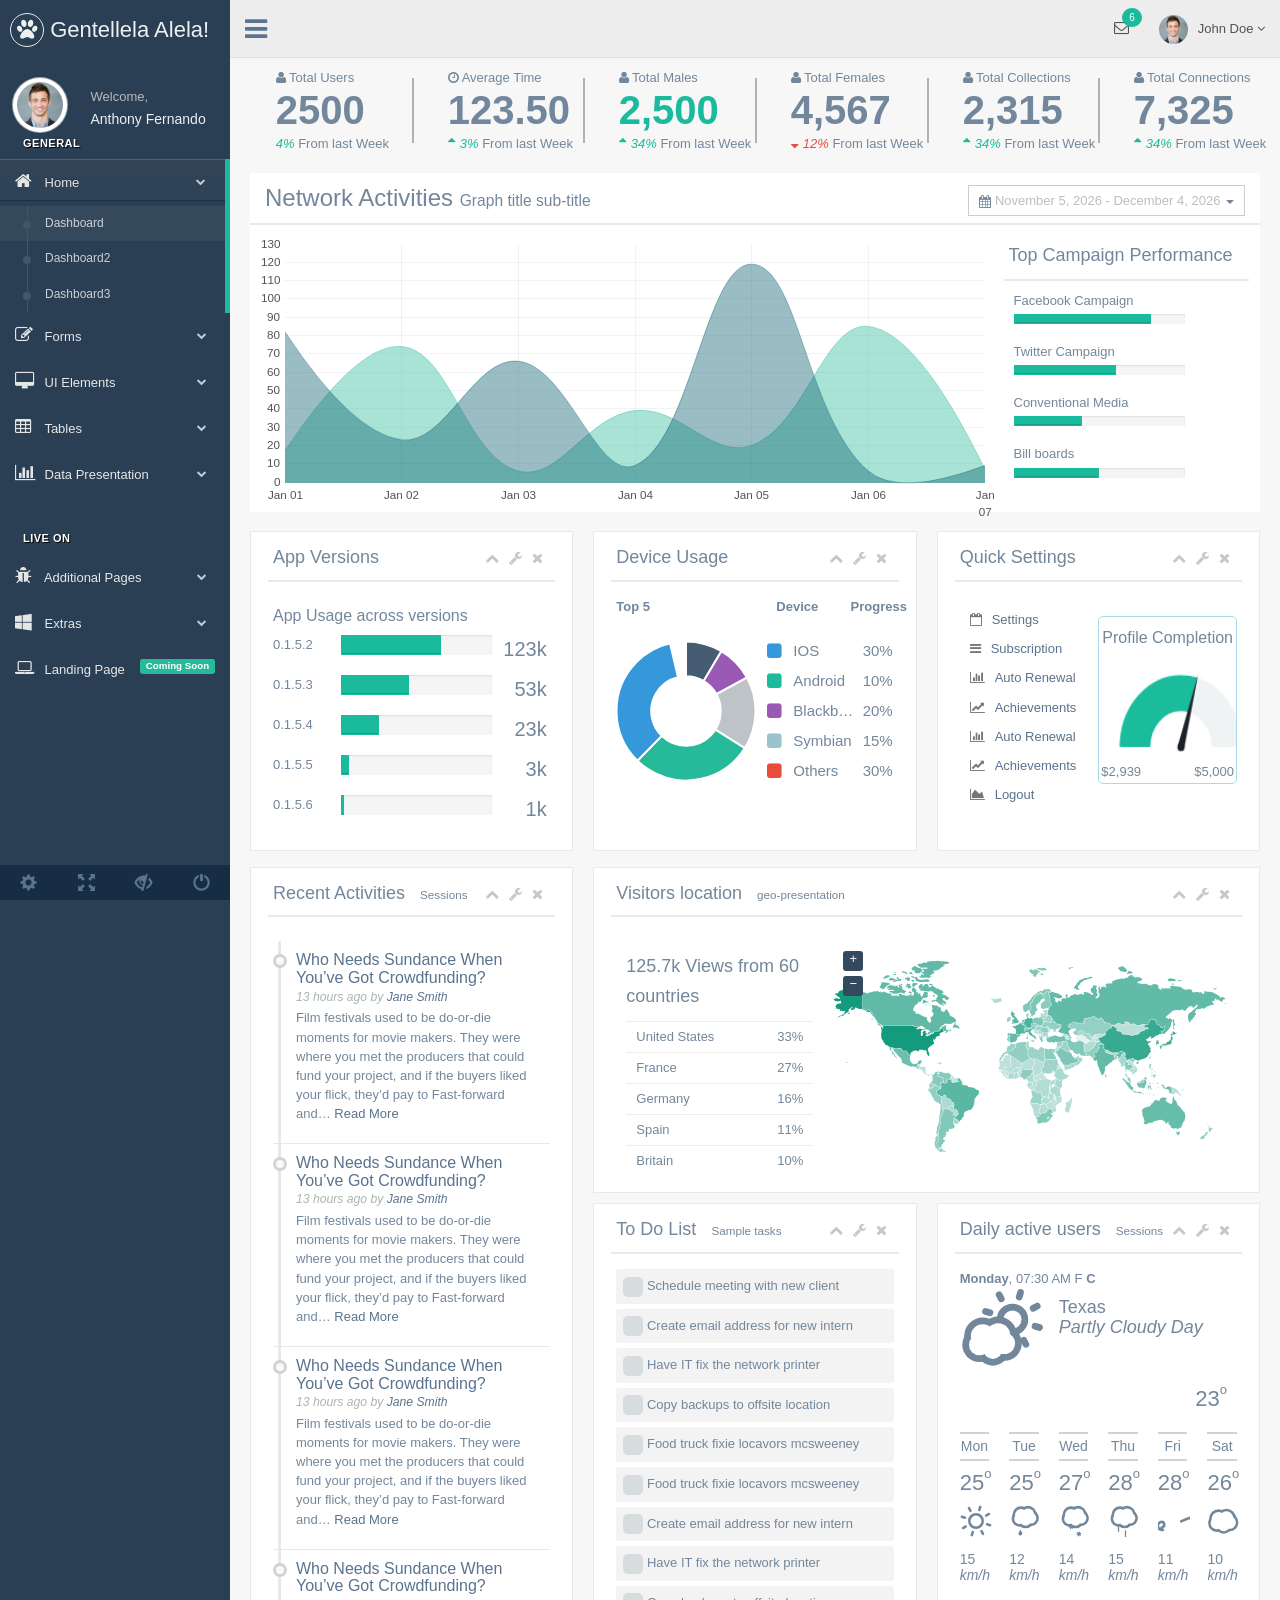
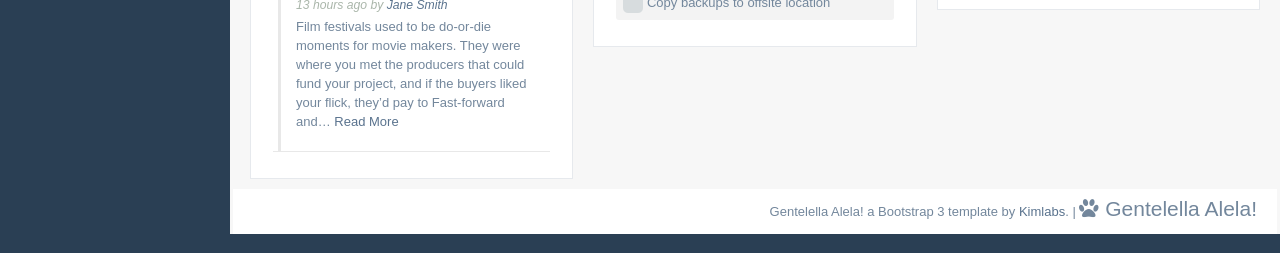
<file: WebContent/CSS/gentelella-master/production/index.html>
<!DOCTYPE html>
<html lang="en">

<head>
    <meta http-equiv="Content-Type" content="text/html; charset=UTF-8">
    <!-- Meta, title, CSS, favicons, etc. -->
    <meta charset="utf-8">
    <meta http-equiv="X-UA-Compatible" content="IE=edge">
    <meta name="viewport" content="width=device-width, initial-scale=1">

    <title>Gentallela Alela! | </title>

    <!-- Bootstrap core CSS -->

    <link href="css/bootstrap.min.css" rel="stylesheet">

    <link href="fonts/css/font-awesome.min.css" rel="stylesheet">
    <link href="css/animate.min.css" rel="stylesheet">

    <!-- Custom styling plus plugins -->
    <link href="css/custom.css" rel="stylesheet">
    <link rel="stylesheet" type="text/css" href="css/maps/jquery-jvectormap-2.0.1.css" />
    <link href="css/icheck/flat/green.css" rel="stylesheet" />
    <link href="css/floatexamples.css" rel="stylesheet" type="text/css" />

    <script src="js/jquery.min.js"></script>
    <script src="js/nprogress.js"></script>
    <script>
        NProgress.start();
    </script>
    
    <!--[if lt IE 9]>
        <script src="../assets/js/ie8-responsive-file-warning.js"></script>
        <![endif]-->

    <!-- HTML5 shim and Respond.js for IE8 support of HTML5 elements and media queries -->
    <!--[if lt IE 9]>
          <script src="https://oss.maxcdn.com/html5shiv/3.7.2/html5shiv.min.js"></script>
          <script src="https://oss.maxcdn.com/respond/1.4.2/respond.min.js"></script>
        <![endif]-->

</head>


<body class="nav-md">

    <div class="container body">


        <div class="main_container">

            <div class="col-md-3 left_col">
                <div class="left_col scroll-view">

                    <div class="navbar nav_title" style="border: 0;">
                        <a href="index.html" class="site_title"><i class="fa fa-paw"></i> <span>Gentellela Alela!</span></a>
                    </div>
                    <div class="clearfix"></div>

                    <!-- menu prile quick info -->
                    <div class="profile">
                        <div class="profile_pic">
                            <img src="images/img.jpg" alt="..." class="img-circle profile_img">
                        </div>
                        <div class="profile_info">
                            <span>Welcome,</span>
                            <h2>Anthony Fernando</h2>
                        </div>
                    </div>
                    <!-- /menu prile quick info -->

                    <br />

                    <!-- sidebar menu -->
                    <div id="sidebar-menu" class="main_menu_side hidden-print main_menu">

                        <div class="menu_section">
                            <h3>General</h3>
                            <ul class="nav side-menu">
                                <li><a><i class="fa fa-home"></i> Home <span class="fa fa-chevron-down"></span></a>
                                    <ul class="nav child_menu" style="display: none">
                                        <li><a href="index.html">Dashboard</a>
                                        </li>
                                        <li><a href="index2.html">Dashboard2</a>
                                        </li>
                                        <li><a href="index3.html">Dashboard3</a>
                                        </li>
                                    </ul>
                                </li>
                                <li><a><i class="fa fa-edit"></i> Forms <span class="fa fa-chevron-down"></span></a>
                                    <ul class="nav child_menu" style="display: none">
                                        <li><a href="form.html">General Form</a>
                                        </li>
                                        <li><a href="form_advanced.html">Advanced Components</a>
                                        </li>
                                        <li><a href="form_validation.html">Form Validation</a>
                                        </li>
                                        <li><a href="form_wizards.html">Form Wizard</a>
                                        </li>
                                        <li><a href="form_upload.html">Form Upload</a>
                                        </li>
                                        <li><a href="form_buttons.html">Form Buttons</a>
                                        </li>
                                    </ul>
                                </li>
                                <li><a><i class="fa fa-desktop"></i> UI Elements <span class="fa fa-chevron-down"></span></a>
                                    <ul class="nav child_menu" style="display: none">
                                        <li><a href="general_elements.html">General Elements</a>
                                        </li>
                                        <li><a href="media_gallery.html">Media Gallery</a>
                                        </li>
                                        <li><a href="typography.html">Typography</a>
                                        </li>
                                        <li><a href="icons.html">Icons</a>
                                        </li>
                                        <li><a href="glyphicons.html">Glyphicons</a>
                                        </li>
                                        <li><a href="widgets.html">Widgets</a>
                                        </li>
                                        <li><a href="invoice.html">Invoice</a>
                                        </li>
                                        <li><a href="inbox.html">Inbox</a>
                                        </li>
                                        <li><a href="calender.html">Calender</a>
                                        </li>
                                    </ul>
                                </li>
                                <li><a><i class="fa fa-table"></i> Tables <span class="fa fa-chevron-down"></span></a>
                                    <ul class="nav child_menu" style="display: none">
                                        <li><a href="tables.html">Tables</a>
                                        </li>
                                        <li><a href="tables_dynamic.html">Table Dynamic</a>
                                        </li>
                                    </ul>
                                </li>
                                <li><a><i class="fa fa-bar-chart-o"></i> Data Presentation <span class="fa fa-chevron-down"></span></a>
                                    <ul class="nav child_menu" style="display: none">
                                        <li><a href="chartjs.html">Chart JS</a>
                                        </li>
                                        <li><a href="chartjs2.html">Chart JS2</a>
                                        </li>
                                        <li><a href="morisjs.html">Moris JS</a>
                                        </li>
                                        <li><a href="echarts.html">ECharts </a>
                                        </li>
                                        <li><a href="other_charts.html">Other Charts </a>
                                        </li>
                                    </ul>
                                </li>
                            </ul>
                        </div>
                        <div class="menu_section">
                            <h3>Live On</h3>
                            <ul class="nav side-menu">
                                <li><a><i class="fa fa-bug"></i> Additional Pages <span class="fa fa-chevron-down"></span></a>
                                    <ul class="nav child_menu" style="display: none">
                                        <li><a href="e_commerce.html">E-commerce</a>
                                        </li>
                                        <li><a href="projects.html">Projects</a>
                                        </li>
                                        <li><a href="project_detail.html">Project Detail</a>
                                        </li>
                                        <li><a href="contacts.html">Contacts</a>
                                        </li>
                                        <li><a href="profile.html">Profile</a>
                                        </li>
                                    </ul>
                                </li>
                                <li><a><i class="fa fa-windows"></i> Extras <span class="fa fa-chevron-down"></span></a>
                                    <ul class="nav child_menu" style="display: none">
                                        <li><a href="page_404.html">404 Error</a>
                                        </li>
                                        <li><a href="page_500.html">500 Error</a>
                                        </li>
                                        <li><a href="plain_page.html">Plain Page</a>
                                        </li>
                                        <li><a href="login.html">Login Page</a>
                                        </li>
                                        <li><a href="pricing_tables.html">Pricing Tables</a>
                                        </li>

                                    </ul>
                                </li>
                                <li><a><i class="fa fa-laptop"></i> Landing Page <span class="label label-success pull-right">Coming Soon</span></a>
                                </li>
                            </ul>
                        </div>

                    </div>
                    <!-- /sidebar menu -->

                    <!-- /menu footer buttons -->
                    <div class="sidebar-footer hidden-small">
                        <a data-toggle="tooltip" data-placement="top" title="Settings">
                            <span class="glyphicon glyphicon-cog" aria-hidden="true"></span>
                        </a>
                        <a data-toggle="tooltip" data-placement="top" title="FullScreen">
                            <span class="glyphicon glyphicon-fullscreen" aria-hidden="true"></span>
                        </a>
                        <a data-toggle="tooltip" data-placement="top" title="Lock">
                            <span class="glyphicon glyphicon-eye-close" aria-hidden="true"></span>
                        </a>
                        <a data-toggle="tooltip" data-placement="top" title="Logout">
                            <span class="glyphicon glyphicon-off" aria-hidden="true"></span>
                        </a>
                    </div>
                    <!-- /menu footer buttons -->
                </div>
            </div>

            <!-- top navigation -->
            <div class="top_nav">

                <div class="nav_menu">
                    <nav class="" role="navigation">
                        <div class="nav toggle">
                            <a id="menu_toggle"><i class="fa fa-bars"></i></a>
                        </div>

                        <ul class="nav navbar-nav navbar-right">
                            <li class="">
                                <a href="javascript:;" class="user-profile dropdown-toggle" data-toggle="dropdown" aria-expanded="false">
                                    <img src="images/img.jpg" alt="">John Doe
                                    <span class=" fa fa-angle-down"></span>
                                </a>
                                <ul class="dropdown-menu dropdown-usermenu animated fadeInDown pull-right">
                                    <li><a href="javascript:;">  Profile</a>
                                    </li>
                                    <li>
                                        <a href="javascript:;">
                                            <span class="badge bg-red pull-right">50%</span>
                                            <span>Settings</span>
                                        </a>
                                    </li>
                                    <li>
                                        <a href="javascript:;">Help</a>
                                    </li>
                                    <li><a href="login.html"><i class="fa fa-sign-out pull-right"></i> Log Out</a>
                                    </li>
                                </ul>
                            </li>

                            <li role="presentation" class="dropdown">
                                <a href="javascript:;" class="dropdown-toggle info-number" data-toggle="dropdown" aria-expanded="false">
                                    <i class="fa fa-envelope-o"></i>
                                    <span class="badge bg-green">6</span>
                                </a>
                                <ul id="menu1" class="dropdown-menu list-unstyled msg_list animated fadeInDown" role="menu">
                                    <li>
                                        <a>
                                            <span class="image">
                                        <img src="images/img.jpg" alt="Profile Image" />
                                    </span>
                                            <span>
                                        <span>John Smith</span>
                                            <span class="time">3 mins ago</span>
                                            </span>
                                            <span class="message">
                                        Film festivals used to be do-or-die moments for movie makers. They were where... 
                                    </span>
                                        </a>
                                    </li>
                                    <li>
                                        <a>
                                            <span class="image">
                                        <img src="images/img.jpg" alt="Profile Image" />
                                    </span>
                                            <span>
                                        <span>John Smith</span>
                                            <span class="time">3 mins ago</span>
                                            </span>
                                            <span class="message">
                                        Film festivals used to be do-or-die moments for movie makers. They were where... 
                                    </span>
                                        </a>
                                    </li>
                                    <li>
                                        <a>
                                            <span class="image">
                                        <img src="images/img.jpg" alt="Profile Image" />
                                    </span>
                                            <span>
                                        <span>John Smith</span>
                                            <span class="time">3 mins ago</span>
                                            </span>
                                            <span class="message">
                                        Film festivals used to be do-or-die moments for movie makers. They were where... 
                                    </span>
                                        </a>
                                    </li>
                                    <li>
                                        <a>
                                            <span class="image">
                                        <img src="images/img.jpg" alt="Profile Image" />
                                    </span>
                                            <span>
                                        <span>John Smith</span>
                                            <span class="time">3 mins ago</span>
                                            </span>
                                            <span class="message">
                                        Film festivals used to be do-or-die moments for movie makers. They were where... 
                                    </span>
                                        </a>
                                    </li>
                                    <li>
                                        <div class="text-center">
                                            <a>
                                                <strong><a href="inbox.html">See All Alerts</strong>
                                                <i class="fa fa-angle-right"></i>
                                            </a>
                                        </div>
                                    </li>
                                </ul>
                            </li>

                        </ul>
                    </nav>
                </div>

            </div>
            <!-- /top navigation -->


            <!-- page content -->
            <div class="right_col" role="main">

                <!-- top tiles -->
                <div class="row tile_count">
                    <div class="animated flipInY col-md-2 col-sm-4 col-xs-4 tile_stats_count">
                        <div class="left"></div>
                        <div class="right">
                            <span class="count_top"><i class="fa fa-user"></i> Total Users</span>
                            <div class="count">2500</div>
                            <span class="count_bottom"><i class="green">4% </i> From last Week</span>
                        </div>
                    </div>
                    <div class="animated flipInY col-md-2 col-sm-4 col-xs-4 tile_stats_count">
                        <div class="left"></div>
                        <div class="right">
                            <span class="count_top"><i class="fa fa-clock-o"></i> Average Time</span>
                            <div class="count">123.50</div>
                            <span class="count_bottom"><i class="green"><i class="fa fa-sort-asc"></i>3% </i> From last Week</span>
                        </div>
                    </div>
                    <div class="animated flipInY col-md-2 col-sm-4 col-xs-4 tile_stats_count">
                        <div class="left"></div>
                        <div class="right">
                            <span class="count_top"><i class="fa fa-user"></i> Total Males</span>
                            <div class="count green">2,500</div>
                            <span class="count_bottom"><i class="green"><i class="fa fa-sort-asc"></i>34% </i> From last Week</span>
                        </div>
                    </div>
                    <div class="animated flipInY col-md-2 col-sm-4 col-xs-4 tile_stats_count">
                        <div class="left"></div>
                        <div class="right">
                            <span class="count_top"><i class="fa fa-user"></i> Total Females</span>
                            <div class="count">4,567</div>
                            <span class="count_bottom"><i class="red"><i class="fa fa-sort-desc"></i>12% </i> From last Week</span>
                        </div>
                    </div>
                    <div class="animated flipInY col-md-2 col-sm-4 col-xs-4 tile_stats_count">
                        <div class="left"></div>
                        <div class="right">
                            <span class="count_top"><i class="fa fa-user"></i> Total Collections</span>
                            <div class="count">2,315</div>
                            <span class="count_bottom"><i class="green"><i class="fa fa-sort-asc"></i>34% </i> From last Week</span>
                        </div>
                    </div>
                    <div class="animated flipInY col-md-2 col-sm-4 col-xs-4 tile_stats_count">
                        <div class="left"></div>
                        <div class="right">
                            <span class="count_top"><i class="fa fa-user"></i> Total Connections</span>
                            <div class="count">7,325</div>
                            <span class="count_bottom"><i class="green"><i class="fa fa-sort-asc"></i>34% </i> From last Week</span>
                        </div>
                    </div>

                </div>
                <!-- /top tiles -->

                <div class="row">
                    <div class="col-md-12 col-sm-12 col-xs-12">
                        <div class="dashboard_graph">

                            <div class="row x_title">
                                <div class="col-md-6">
                                    <h3>Network Activities <small>Graph title sub-title</small></h3>
                                </div>
                                <div class="col-md-6">
                                    <div id="reportrange" class="pull-right" style="background: #fff; cursor: pointer; padding: 5px 10px; border: 1px solid #ccc">
                                        <i class="glyphicon glyphicon-calendar fa fa-calendar"></i>
                                        <span>December 30, 2014 - January 28, 2015</span> <b class="caret"></b>
                                    </div>
                                </div>
                            </div>

                            <div class="col-md-9 col-sm-9 col-xs-12">
                                <div id="placeholder33" style="height: 260px; display: none" class="demo-placeholder"></div>
                                <div style="width: 100%;">
                                    <div id="canvas_dahs" class="demo-placeholder" style="width: 100%; height:270px;"></div>
                                </div>
                            </div>
                            <div class="col-md-3 col-sm-3 col-xs-12 bg-white">
                                <div class="x_title">
                                    <h2>Top Campaign Performance</h2>
                                    <div class="clearfix"></div>
                                </div>

                                <div class="col-md-12 col-sm-12 col-xs-6">
                                    <div>
                                        <p>Facebook Campaign</p>
                                        <div class="">
                                            <div class="progress progress_sm" style="width: 76%;">
                                                <div class="progress-bar bg-green" role="progressbar" data-transitiongoal="80"></div>
                                            </div>
                                        </div>
                                    </div>
                                    <div>
                                        <p>Twitter Campaign</p>
                                        <div class="">
                                            <div class="progress progress_sm" style="width: 76%;">
                                                <div class="progress-bar bg-green" role="progressbar" data-transitiongoal="60"></div>
                                            </div>
                                        </div>
                                    </div>
                                </div>
                                <div class="col-md-12 col-sm-12 col-xs-6">
                                    <div>
                                        <p>Conventional Media</p>
                                        <div class="">
                                            <div class="progress progress_sm" style="width: 76%;">
                                                <div class="progress-bar bg-green" role="progressbar" data-transitiongoal="40"></div>
                                            </div>
                                        </div>
                                    </div>
                                    <div>
                                        <p>Bill boards</p>
                                        <div class="">
                                            <div class="progress progress_sm" style="width: 76%;">
                                                <div class="progress-bar bg-green" role="progressbar" data-transitiongoal="50"></div>
                                            </div>
                                        </div>
                                    </div>
                                </div>

                            </div>

                            <div class="clearfix"></div>
                        </div>
                    </div>

                </div>
                <br />

                <div class="row">


                    <div class="col-md-4 col-sm-4 col-xs-12">
                        <div class="x_panel tile fixed_height_320">
                            <div class="x_title">
                                <h2>App Versions</h2>
                                <ul class="nav navbar-right panel_toolbox">
                                    <li><a class="collapse-link"><i class="fa fa-chevron-up"></i></a>
                                    </li>
                                    <li class="dropdown">
                                        <a href="#" class="dropdown-toggle" data-toggle="dropdown" role="button" aria-expanded="false"><i class="fa fa-wrench"></i></a>
                                        <ul class="dropdown-menu" role="menu">
                                            <li><a href="#">Settings 1</a>
                                            </li>
                                            <li><a href="#">Settings 2</a>
                                            </li>
                                        </ul>
                                    </li>
                                    <li><a class="close-link"><i class="fa fa-close"></i></a>
                                    </li>
                                </ul>
                                <div class="clearfix"></div>
                            </div>
                            <div class="x_content">
                                <h4>App Usage across versions</h4>
                                <div class="widget_summary">
                                    <div class="w_left w_25">
                                        <span>0.1.5.2</span>
                                    </div>
                                    <div class="w_center w_55">
                                        <div class="progress">
                                            <div class="progress-bar bg-green" role="progressbar" aria-valuenow="60" aria-valuemin="0" aria-valuemax="100" style="width: 66%;">
                                                <span class="sr-only">60% Complete</span>
                                            </div>
                                        </div>
                                    </div>
                                    <div class="w_right w_20">
                                        <span>123k</span>
                                    </div>
                                    <div class="clearfix"></div>
                                </div>

                                <div class="widget_summary">
                                    <div class="w_left w_25">
                                        <span>0.1.5.3</span>
                                    </div>
                                    <div class="w_center w_55">
                                        <div class="progress">
                                            <div class="progress-bar bg-green" role="progressbar" aria-valuenow="60" aria-valuemin="0" aria-valuemax="100" style="width: 45%;">
                                                <span class="sr-only">60% Complete</span>
                                            </div>
                                        </div>
                                    </div>
                                    <div class="w_right w_20">
                                        <span>53k</span>
                                    </div>
                                    <div class="clearfix"></div>
                                </div>
                                <div class="widget_summary">
                                    <div class="w_left w_25">
                                        <span>0.1.5.4</span>
                                    </div>
                                    <div class="w_center w_55">
                                        <div class="progress">
                                            <div class="progress-bar bg-green" role="progressbar" aria-valuenow="60" aria-valuemin="0" aria-valuemax="100" style="width: 25%;">
                                                <span class="sr-only">60% Complete</span>
                                            </div>
                                        </div>
                                    </div>
                                    <div class="w_right w_20">
                                        <span>23k</span>
                                    </div>
                                    <div class="clearfix"></div>
                                </div>
                                <div class="widget_summary">
                                    <div class="w_left w_25">
                                        <span>0.1.5.5</span>
                                    </div>
                                    <div class="w_center w_55">
                                        <div class="progress">
                                            <div class="progress-bar bg-green" role="progressbar" aria-valuenow="60" aria-valuemin="0" aria-valuemax="100" style="width: 5%;">
                                                <span class="sr-only">60% Complete</span>
                                            </div>
                                        </div>
                                    </div>
                                    <div class="w_right w_20">
                                        <span>3k</span>
                                    </div>
                                    <div class="clearfix"></div>
                                </div>
                                <div class="widget_summary">
                                    <div class="w_left w_25">
                                        <span>0.1.5.6</span>
                                    </div>
                                    <div class="w_center w_55">
                                        <div class="progress">
                                            <div class="progress-bar bg-green" role="progressbar" aria-valuenow="60" aria-valuemin="0" aria-valuemax="100" style="width: 2%;">
                                                <span class="sr-only">60% Complete</span>
                                            </div>
                                        </div>
                                    </div>
                                    <div class="w_right w_20">
                                        <span>1k</span>
                                    </div>
                                    <div class="clearfix"></div>
                                </div>

                            </div>
                        </div>
                    </div>

                    <div class="col-md-4 col-sm-4 col-xs-12">
                        <div class="x_panel tile fixed_height_320 overflow_hidden">
                            <div class="x_title">
                                <h2>Device Usage</h2>
                                <ul class="nav navbar-right panel_toolbox">
                                    <li><a class="collapse-link"><i class="fa fa-chevron-up"></i></a>
                                    </li>
                                    <li class="dropdown">
                                        <a href="#" class="dropdown-toggle" data-toggle="dropdown" role="button" aria-expanded="false"><i class="fa fa-wrench"></i></a>
                                        <ul class="dropdown-menu" role="menu">
                                            <li><a href="#">Settings 1</a>
                                            </li>
                                            <li><a href="#">Settings 2</a>
                                            </li>
                                        </ul>
                                    </li>
                                    <li><a class="close-link"><i class="fa fa-close"></i></a>
                                    </li>
                                </ul>
                                <div class="clearfix"></div>
                            </div>
                            <div class="x_content">

                                <table class="" style="width:100%">
                                    <tr>
                                        <th style="width:37%;">
                                            <p>Top 5</p>
                                        </th>
                                        <th>
                                            <div class="col-lg-7 col-md-7 col-sm-7 col-xs-7">
                                                <p class="">Device</p>
                                            </div>
                                            <div class="col-lg-5 col-md-5 col-sm-5 col-xs-5">
                                                <p class="">Progress</p>
                                            </div>
                                        </th>
                                    </tr>
                                    <tr>
                                        <td>
                                            <canvas id="canvas1" height="140" width="140" style="margin: 15px 10px 10px 0"></canvas>
                                        </td>
                                        <td>
                                            <table class="tile_info">
                                                <tr>
                                                    <td>
                                                        <p><i class="fa fa-square blue"></i>IOS </p>
                                                    </td>
                                                    <td>30%</td>
                                                </tr>
                                                <tr>
                                                    <td>
                                                        <p><i class="fa fa-square green"></i>Android </p>
                                                    </td>
                                                    <td>10%</td>
                                                </tr>
                                                <tr>
                                                    <td>
                                                        <p><i class="fa fa-square purple"></i>Blackberry </p>
                                                    </td>
                                                    <td>20%</td>
                                                </tr>
                                                <tr>
                                                    <td>
                                                        <p><i class="fa fa-square aero"></i>Symbian </p>
                                                    </td>
                                                    <td>15%</td>
                                                </tr>
                                                <tr>
                                                    <td>
                                                        <p><i class="fa fa-square red"></i>Others </p>
                                                    </td>
                                                    <td>30%</td>
                                                </tr>
                                            </table>
                                        </td>
                                    </tr>
                                </table>
                            </div>
                        </div>
                    </div>


                    <div class="col-md-4 col-sm-4 col-xs-12">
                        <div class="x_panel tile fixed_height_320">
                            <div class="x_title">
                                <h2>Quick Settings</h2>
                                <ul class="nav navbar-right panel_toolbox">
                                    <li><a class="collapse-link"><i class="fa fa-chevron-up"></i></a>
                                    </li>
                                    <li class="dropdown">
                                        <a href="#" class="dropdown-toggle" data-toggle="dropdown" role="button" aria-expanded="false"><i class="fa fa-wrench"></i></a>
                                        <ul class="dropdown-menu" role="menu">
                                            <li><a href="#">Settings 1</a>
                                            </li>
                                            <li><a href="#">Settings 2</a>
                                            </li>
                                        </ul>
                                    </li>
                                    <li><a class="close-link"><i class="fa fa-close"></i></a>
                                    </li>
                                </ul>
                                <div class="clearfix"></div>
                            </div>
                            <div class="x_content">
                                <div class="dashboard-widget-content">
                                    <ul class="quick-list">
                                        <li><i class="fa fa-calendar-o"></i><a href="#">Settings</a>
                                        </li>
                                        <li><i class="fa fa-bars"></i><a href="#">Subscription</a>
                                        </li>
                                        <li><i class="fa fa-bar-chart"></i><a href="#">Auto Renewal</a> </li>
                                        <li><i class="fa fa-line-chart"></i><a href="#">Achievements</a>
                                        </li>
                                        <li><i class="fa fa-bar-chart"></i><a href="#">Auto Renewal</a> </li>
                                        <li><i class="fa fa-line-chart"></i><a href="#">Achievements</a>
                                        </li>
                                        <li><i class="fa fa-area-chart"></i><a href="#">Logout</a>
                                        </li>
                                    </ul>

                                    <div class="sidebar-widget">
                                        <h4>Profile Completion</h4>
                                        <canvas width="150" height="80" id="foo" class="" style="width: 160px; height: 100px;"></canvas>
                                        <div class="goal-wrapper">
                                            <span class="gauge-value pull-left">$</span>
                                            <span id="gauge-text" class="gauge-value pull-left">3,200</span>
                                            <span id="goal-text" class="goal-value pull-right">$5,000</span>
                                        </div>
                                    </div>
                                </div>
                            </div>
                        </div>
                    </div>

                </div>


                <div class="row">
                    <div class="col-md-4 col-sm-4 col-xs-12">
                        <div class="x_panel">
                            <div class="x_title">
                                <h2>Recent Activities <small>Sessions</small></h2>
                                <ul class="nav navbar-right panel_toolbox">
                                    <li><a class="collapse-link"><i class="fa fa-chevron-up"></i></a>
                                    </li>
                                    <li class="dropdown">
                                        <a href="#" class="dropdown-toggle" data-toggle="dropdown" role="button" aria-expanded="false"><i class="fa fa-wrench"></i></a>
                                        <ul class="dropdown-menu" role="menu">
                                            <li><a href="#">Settings 1</a>
                                            </li>
                                            <li><a href="#">Settings 2</a>
                                            </li>
                                        </ul>
                                    </li>
                                    <li><a class="close-link"><i class="fa fa-close"></i></a>
                                    </li>
                                </ul>
                                <div class="clearfix"></div>
                            </div>
                            <div class="x_content">
                                <div class="dashboard-widget-content">

                                    <ul class="list-unstyled timeline widget">
                                        <li>
                                            <div class="block">
                                                <div class="block_content">
                                                    <h2 class="title">
                                            <a>Who Needs Sundance When You’ve Got&nbsp;Crowdfunding?</a>
                                        </h2>
                                                    <div class="byline">
                                                        <span>13 hours ago</span> by <a>Jane Smith</a>
                                                    </div>
                                                    <p class="excerpt">Film festivals used to be do-or-die moments for movie makers. They were where you met the producers that could fund your project, and if the buyers liked your flick, they’d pay to Fast-forward and… <a>Read&nbsp;More</a>
                                                    </p>
                                                </div>
                                            </div>
                                        </li>
                                        <li>
                                            <div class="block">
                                                <div class="block_content">
                                                    <h2 class="title">
                                            <a>Who Needs Sundance When You’ve Got&nbsp;Crowdfunding?</a>
                                        </h2>
                                                    <div class="byline">
                                                        <span>13 hours ago</span> by <a>Jane Smith</a>
                                                    </div>
                                                    <p class="excerpt">Film festivals used to be do-or-die moments for movie makers. They were where you met the producers that could fund your project, and if the buyers liked your flick, they’d pay to Fast-forward and… <a>Read&nbsp;More</a>
                                                    </p>
                                                </div>
                                            </div>
                                        </li>
                                        <li>
                                            <div class="block">
                                                <div class="block_content">
                                                    <h2 class="title">
                                            <a>Who Needs Sundance When You’ve Got&nbsp;Crowdfunding?</a>
                                        </h2>
                                                    <div class="byline">
                                                        <span>13 hours ago</span> by <a>Jane Smith</a>
                                                    </div>
                                                    <p class="excerpt">Film festivals used to be do-or-die moments for movie makers. They were where you met the producers that could fund your project, and if the buyers liked your flick, they’d pay to Fast-forward and… <a>Read&nbsp;More</a>
                                                    </p>
                                                </div>
                                            </div>
                                        </li>
                                        <li>
                                            <div class="block">
                                                <div class="block_content">
                                                    <h2 class="title">
                                            <a>Who Needs Sundance When You’ve Got&nbsp;Crowdfunding?</a>
                                        </h2>
                                                    <div class="byline">
                                                        <span>13 hours ago</span> by <a>Jane Smith</a>
                                                    </div>
                                                    <p class="excerpt">Film festivals used to be do-or-die moments for movie makers. They were where you met the producers that could fund your project, and if the buyers liked your flick, they’d pay to Fast-forward and… <a>Read&nbsp;More</a>
                                                    </p>
                                                </div>
                                            </div>
                                        </li>
                                    </ul>
                                </div>
                            </div>
                        </div>
                    </div>


                    <div class="col-md-8 col-sm-8 col-xs-12">



                        <div class="row">

                            <div class="col-md-12 col-sm-12 col-xs-12">
                                <div class="x_panel">
                                    <div class="x_title">
                                        <h2>Visitors location <small>geo-presentation</small></h2>
                                        <ul class="nav navbar-right panel_toolbox">
                                            <li><a class="collapse-link"><i class="fa fa-chevron-up"></i></a>
                                            </li>
                                            <li class="dropdown">
                                                <a href="#" class="dropdown-toggle" data-toggle="dropdown" role="button" aria-expanded="false"><i class="fa fa-wrench"></i></a>
                                                <ul class="dropdown-menu" role="menu">
                                                    <li><a href="#">Settings 1</a>
                                                    </li>
                                                    <li><a href="#">Settings 2</a>
                                                    </li>
                                                </ul>
                                            </li>
                                            <li><a class="close-link"><i class="fa fa-close"></i></a>
                                            </li>
                                        </ul>
                                        <div class="clearfix"></div>
                                    </div>
                                    <div class="x_content">
                                        <div class="dashboard-widget-content">
                                            <div class="col-md-4 hidden-small">
                                                <h2 class="line_30">125.7k Views from 60 countries</h2>

                                                <table class="countries_list">
                                                    <tbody>
                                                        <tr>
                                                            <td>United States</td>
                                                            <td class="fs15 fw700 text-right">33%</td>
                                                        </tr>
                                                        <tr>
                                                            <td>France</td>
                                                            <td class="fs15 fw700 text-right">27%</td>
                                                        </tr>
                                                        <tr>
                                                            <td>Germany</td>
                                                            <td class="fs15 fw700 text-right">16%</td>
                                                        </tr>
                                                        <tr>
                                                            <td>Spain</td>
                                                            <td class="fs15 fw700 text-right">11%</td>
                                                        </tr>
                                                        <tr>
                                                            <td>Britain</td>
                                                            <td class="fs15 fw700 text-right">10%</td>
                                                        </tr>
                                                    </tbody>
                                                </table>
                                            </div>
                                            <div id="world-map-gdp" class="col-md-8 col-sm-12 col-xs-12" style="height:230px;"></div>
                                        </div>
                                    </div>
                                </div>
                            </div>

                        </div>
                        <div class="row">


                            <!-- Start to do list -->
                            <div class="col-md-6 col-sm-6 col-xs-12">
                                <div class="x_panel">
                                    <div class="x_title">
                                        <h2>To Do List <small>Sample tasks</small></h2>
                                        <ul class="nav navbar-right panel_toolbox">
                                            <li><a class="collapse-link"><i class="fa fa-chevron-up"></i></a>
                                            </li>
                                            <li class="dropdown">
                                                <a href="#" class="dropdown-toggle" data-toggle="dropdown" role="button" aria-expanded="false"><i class="fa fa-wrench"></i></a>
                                                <ul class="dropdown-menu" role="menu">
                                                    <li><a href="#">Settings 1</a>
                                                    </li>
                                                    <li><a href="#">Settings 2</a>
                                                    </li>
                                                </ul>
                                            </li>
                                            <li><a class="close-link"><i class="fa fa-close"></i></a>
                                            </li>
                                        </ul>
                                        <div class="clearfix"></div>
                                    </div>
                                    <div class="x_content">

                                        <div class="">
                                            <ul class="to_do">
                                                <li>
                                                    <p>
                                                        <input type="checkbox" class="flat"> Schedule meeting with new client </p>
                                                </li>
                                                <li>
                                                    <p>
                                                        <input type="checkbox" class="flat"> Create email address for new intern</p>
                                                </li>
                                                <li>
                                                    <p>
                                                        <input type="checkbox" class="flat"> Have IT fix the network printer</p>
                                                </li>
                                                <li>
                                                    <p>
                                                        <input type="checkbox" class="flat"> Copy backups to offsite location</p>
                                                </li>
                                                <li>
                                                    <p>
                                                        <input type="checkbox" class="flat"> Food truck fixie locavors mcsweeney</p>
                                                </li>
                                                <li>
                                                    <p>
                                                        <input type="checkbox" class="flat"> Food truck fixie locavors mcsweeney</p>
                                                </li>
                                                <li>
                                                    <p>
                                                        <input type="checkbox" class="flat"> Create email address for new intern</p>
                                                </li>
                                                <li>
                                                    <p>
                                                        <input type="checkbox" class="flat"> Have IT fix the network printer</p>
                                                </li>
                                                <li>
                                                    <p>
                                                        <input type="checkbox" class="flat"> Copy backups to offsite location</p>
                                                </li>
                                            </ul>
                                        </div>
                                    </div>
                                </div>
                            </div>
                            <!-- End to do list -->


                            <!-- start of weather widget -->
                            <div class="col-md-6 col-sm-6 col-xs-12">
                                <div class="x_panel">
                                    <div class="x_title">
                                        <h2>Daily active users <small>Sessions</small></h2>
                                        <ul class="nav navbar-right panel_toolbox">
                                            <li><a class="collapse-link"><i class="fa fa-chevron-up"></i></a>
                                            </li>
                                            <li class="dropdown">
                                                <a href="#" class="dropdown-toggle" data-toggle="dropdown" role="button" aria-expanded="false"><i class="fa fa-wrench"></i></a>
                                                <ul class="dropdown-menu" role="menu">
                                                    <li><a href="#">Settings 1</a>
                                                    </li>
                                                    <li><a href="#">Settings 2</a>
                                                    </li>
                                                </ul>
                                            </li>
                                            <li><a class="close-link"><i class="fa fa-close"></i></a>
                                            </li>
                                        </ul>
                                        <div class="clearfix"></div>
                                    </div>
                                    <div class="x_content">
                                        <div class="row">
                                            <div class="col-sm-12">
                                                <div class="temperature"><b>Monday</b>, 07:30 AM
                                                    <span>F</span>
                                                    <span><b>C</b>
                                        </span>
                                                </div>
                                            </div>
                                        </div>
                                        <div class="row">
                                            <div class="col-sm-4">
                                                <div class="weather-icon">
                                                    <span>
                                            <canvas height="84" width="84" id="partly-cloudy-day"></canvas>
                                        </span>

                                                </div>
                                            </div>
                                            <div class="col-sm-8">
                                                <div class="weather-text">
                                                    <h2>Texas
                                            <br><i>Partly Cloudy Day</i>
                                        </h2>
                                                </div>
                                            </div>
                                        </div>
                                        <div class="col-sm-12">
                                            <div class="weather-text pull-right">
                                                <h3 class="degrees">23</h3>
                                            </div>
                                        </div>
                                        <div class="clearfix"></div>


                                        <div class="row weather-days">
                                            <div class="col-sm-2">
                                                <div class="daily-weather">
                                                    <h2 class="day">Mon</h2>
                                                    <h3 class="degrees">25</h3>
                                                    <span>
                                                <canvas id="clear-day" width="32" height="32">
                                                </canvas>

                                        </span>
                                                    <h5>15
                                            <i>km/h</i>
                                        </h5>
                                                </div>
                                            </div>
                                            <div class="col-sm-2">
                                                <div class="daily-weather">
                                                    <h2 class="day">Tue</h2>
                                                    <h3 class="degrees">25</h3>
                                                    <canvas height="32" width="32" id="rain"></canvas>
                                                    <h5>12
                                            <i>km/h</i>
                                        </h5>
                                                </div>
                                            </div>
                                            <div class="col-sm-2">
                                                <div class="daily-weather">
                                                    <h2 class="day">Wed</h2>
                                                    <h3 class="degrees">27</h3>
                                                    <canvas height="32" width="32" id="snow"></canvas>
                                                    <h5>14
                                            <i>km/h</i>
                                        </h5>
                                                </div>
                                            </div>
                                            <div class="col-sm-2">
                                                <div class="daily-weather">
                                                    <h2 class="day">Thu</h2>
                                                    <h3 class="degrees">28</h3>
                                                    <canvas height="32" width="32" id="sleet"></canvas>
                                                    <h5>15
                                            <i>km/h</i>
                                        </h5>
                                                </div>
                                            </div>
                                            <div class="col-sm-2">
                                                <div class="daily-weather">
                                                    <h2 class="day">Fri</h2>
                                                    <h3 class="degrees">28</h3>
                                                    <canvas height="32" width="32" id="wind"></canvas>
                                                    <h5>11
                                            <i>km/h</i>
                                        </h5>
                                                </div>
                                            </div>
                                            <div class="col-sm-2">
                                                <div class="daily-weather">
                                                    <h2 class="day">Sat</h2>
                                                    <h3 class="degrees">26</h3>
                                                    <canvas height="32" width="32" id="cloudy"></canvas>
                                                    <h5>10
                                            <i>km/h</i>
                                        </h5>
                                                </div>
                                            </div>
                                            <div class="clearfix"></div>
                                        </div>
                                    </div>
                                </div>

                            </div>
                            <!-- end of weather widget -->
                        </div>









                    </div>

                </div>

                <!-- footer content -->

                <footer>
                    <div class="">
                        <p class="pull-right">Gentelella Alela! a Bootstrap 3 template by <a>Kimlabs</a>. |
                            <span class="lead"> <i class="fa fa-paw"></i> Gentelella Alela!</span>
                        </p>
                    </div>
                    <div class="clearfix"></div>
                </footer>
                <!-- /footer content -->
            </div>
            <!-- /page content -->

        </div>

    </div>

    <div id="custom_notifications" class="custom-notifications dsp_none">
        <ul class="list-unstyled notifications clearfix" data-tabbed_notifications="notif-group">
        </ul>
        <div class="clearfix"></div>
        <div id="notif-group" class="tabbed_notifications"></div>
    </div>

    <script src="js/bootstrap.min.js"></script>

    <!-- gauge js -->
    <script type="text/javascript" src="js/gauge/gauge.min.js"></script>
    <script type="text/javascript" src="js/gauge/gauge_demo.js"></script>
    <!-- chart js -->
    <script src="js/chartjs/chart.min.js"></script>
    <!-- bootstrap progress js -->
    <script src="js/progressbar/bootstrap-progressbar.min.js"></script>
    <script src="js/nicescroll/jquery.nicescroll.min.js"></script>
    <!-- icheck -->
    <script src="js/icheck/icheck.min.js"></script>
    <!-- daterangepicker -->
    <script type="text/javascript" src="js/moment.min.js"></script>
    <script type="text/javascript" src="js/datepicker/daterangepicker.js"></script>

    <script src="js/custom.js"></script>

    <!-- flot js -->
    <!--[if lte IE 8]><script type="text/javascript" src="js/excanvas.min.js"></script><![endif]-->
    <script type="text/javascript" src="js/flot/jquery.flot.js"></script>
    <script type="text/javascript" src="js/flot/jquery.flot.pie.js"></script>
    <script type="text/javascript" src="js/flot/jquery.flot.orderBars.js"></script>
    <script type="text/javascript" src="js/flot/jquery.flot.time.min.js"></script>
    <script type="text/javascript" src="js/flot/date.js"></script>
    <script type="text/javascript" src="js/flot/jquery.flot.spline.js"></script>
    <script type="text/javascript" src="js/flot/jquery.flot.stack.js"></script>
    <script type="text/javascript" src="js/flot/curvedLines.js"></script>
    <script type="text/javascript" src="js/flot/jquery.flot.resize.js"></script>
    <script>
        $(document).ready(function () {
            // [17, 74, 6, 39, 20, 85, 7]
            //[82, 23, 66, 9, 99, 6, 2]
            var data1 = [[gd(2012, 1, 1), 17], [gd(2012, 1, 2), 74], [gd(2012, 1, 3), 6], [gd(2012, 1, 4), 39], [gd(2012, 1, 5), 20], [gd(2012, 1, 6), 85], [gd(2012, 1, 7), 7]];

            var data2 = [[gd(2012, 1, 1), 82], [gd(2012, 1, 2), 23], [gd(2012, 1, 3), 66], [gd(2012, 1, 4), 9], [gd(2012, 1, 5), 119], [gd(2012, 1, 6), 6], [gd(2012, 1, 7), 9]];
            $("#canvas_dahs").length && $.plot($("#canvas_dahs"), [
                data1, data2
            ], {
                series: {
                    lines: {
                        show: false,
                        fill: true
                    },
                    splines: {
                        show: true,
                        tension: 0.4,
                        lineWidth: 1,
                        fill: 0.4
                    },
                    points: {
                        radius: 0,
                        show: true
                    },
                    shadowSize: 2
                },
                grid: {
                    verticalLines: true,
                    hoverable: true,
                    clickable: true,
                    tickColor: "#d5d5d5",
                    borderWidth: 1,
                    color: '#fff'
                },
                colors: ["rgba(38, 185, 154, 0.38)", "rgba(3, 88, 106, 0.38)"],
                xaxis: {
                    tickColor: "rgba(51, 51, 51, 0.06)",
                    mode: "time",
                    tickSize: [1, "day"],
                    //tickLength: 10,
                    axisLabel: "Date",
                    axisLabelUseCanvas: true,
                    axisLabelFontSizePixels: 12,
                    axisLabelFontFamily: 'Verdana, Arial',
                    axisLabelPadding: 10
                        //mode: "time", timeformat: "%m/%d/%y", minTickSize: [1, "day"]
                },
                yaxis: {
                    ticks: 8,
                    tickColor: "rgba(51, 51, 51, 0.06)",
                },
                tooltip: false
            });

            function gd(year, month, day) {
                return new Date(year, month - 1, day).getTime();
            }
        });
    </script>

    <!-- worldmap -->
    <script type="text/javascript" src="js/maps/jquery-jvectormap-2.0.1.min.js"></script>
    <script type="text/javascript" src="js/maps/gdp-data.js"></script>
    <script type="text/javascript" src="js/maps/jquery-jvectormap-world-mill-en.js"></script>
    <script type="text/javascript" src="js/maps/jquery-jvectormap-us-aea-en.js"></script>
    <script>
        $(function () {
            $('#world-map-gdp').vectorMap({
                map: 'world_mill_en',
                backgroundColor: 'transparent',
                zoomOnScroll: false,
                series: {
                    regions: [{
                        values: gdpData,
                        scale: ['#E6F2F0', '#149B7E'],
                        normalizeFunction: 'polynomial'
                    }]
                },
                onRegionTipShow: function (e, el, code) {
                    el.html(el.html() + ' (GDP - ' + gdpData[code] + ')');
                }
            });
        });
    </script>
    <!-- skycons -->
    <script src="js/skycons/skycons.js"></script>
    <script>
        var icons = new Skycons({
                "color": "#73879C"
            }),
            list = [
                "clear-day", "clear-night", "partly-cloudy-day",
                "partly-cloudy-night", "cloudy", "rain", "sleet", "snow", "wind",
                "fog"
            ],
            i;

        for (i = list.length; i--;)
            icons.set(list[i], list[i]);

        icons.play();
    </script>

    <!-- dashbord linegraph -->
    <script>
        var doughnutData = [
            {
                value: 30,
                color: "#455C73"
            },
            {
                value: 30,
                color: "#9B59B6"
            },
            {
                value: 60,
                color: "#BDC3C7"
            },
            {
                value: 100,
                color: "#26B99A"
            },
            {
                value: 120,
                color: "#3498DB"
            }
    ];
        var myDoughnut = new Chart(document.getElementById("canvas1").getContext("2d")).Doughnut(doughnutData);
    </script>
    <!-- /dashbord linegraph -->
    <!-- datepicker -->
    <script type="text/javascript">
        $(document).ready(function () {

            var cb = function (start, end, label) {
                console.log(start.toISOString(), end.toISOString(), label);
                $('#reportrange span').html(start.format('MMMM D, YYYY') + ' - ' + end.format('MMMM D, YYYY'));
                //alert("Callback has fired: [" + start.format('MMMM D, YYYY') + " to " + end.format('MMMM D, YYYY') + ", label = " + label + "]");
            }

            var optionSet1 = {
                startDate: moment().subtract(29, 'days'),
                endDate: moment(),
                minDate: '01/01/2012',
                maxDate: '12/31/2015',
                dateLimit: {
                    days: 60
                },
                showDropdowns: true,
                showWeekNumbers: true,
                timePicker: false,
                timePickerIncrement: 1,
                timePicker12Hour: true,
                ranges: {
                    'Today': [moment(), moment()],
                    'Yesterday': [moment().subtract(1, 'days'), moment().subtract(1, 'days')],
                    'Last 7 Days': [moment().subtract(6, 'days'), moment()],
                    'Last 30 Days': [moment().subtract(29, 'days'), moment()],
                    'This Month': [moment().startOf('month'), moment().endOf('month')],
                    'Last Month': [moment().subtract(1, 'month').startOf('month'), moment().subtract(1, 'month').endOf('month')]
                },
                opens: 'left',
                buttonClasses: ['btn btn-default'],
                applyClass: 'btn-small btn-primary',
                cancelClass: 'btn-small',
                format: 'MM/DD/YYYY',
                separator: ' to ',
                locale: {
                    applyLabel: 'Submit',
                    cancelLabel: 'Clear',
                    fromLabel: 'From',
                    toLabel: 'To',
                    customRangeLabel: 'Custom',
                    daysOfWeek: ['Su', 'Mo', 'Tu', 'We', 'Th', 'Fr', 'Sa'],
                    monthNames: ['January', 'February', 'March', 'April', 'May', 'June', 'July', 'August', 'September', 'October', 'November', 'December'],
                    firstDay: 1
                }
            };
            $('#reportrange span').html(moment().subtract(29, 'days').format('MMMM D, YYYY') + ' - ' + moment().format('MMMM D, YYYY'));
            $('#reportrange').daterangepicker(optionSet1, cb);
            $('#reportrange').on('show.daterangepicker', function () {
                console.log("show event fired");
            });
            $('#reportrange').on('hide.daterangepicker', function () {
                console.log("hide event fired");
            });
            $('#reportrange').on('apply.daterangepicker', function (ev, picker) {
                console.log("apply event fired, start/end dates are " + picker.startDate.format('MMMM D, YYYY') + " to " + picker.endDate.format('MMMM D, YYYY'));
            });
            $('#reportrange').on('cancel.daterangepicker', function (ev, picker) {
                console.log("cancel event fired");
            });
            $('#options1').click(function () {
                $('#reportrange').data('daterangepicker').setOptions(optionSet1, cb);
            });
            $('#options2').click(function () {
                $('#reportrange').data('daterangepicker').setOptions(optionSet2, cb);
            });
            $('#destroy').click(function () {
                $('#reportrange').data('daterangepicker').remove();
            });
        });
    </script>
    <script>
        NProgress.done();
    </script>
    <!-- /datepicker -->
    <!-- /footer content -->
</body>

</html>
</file>
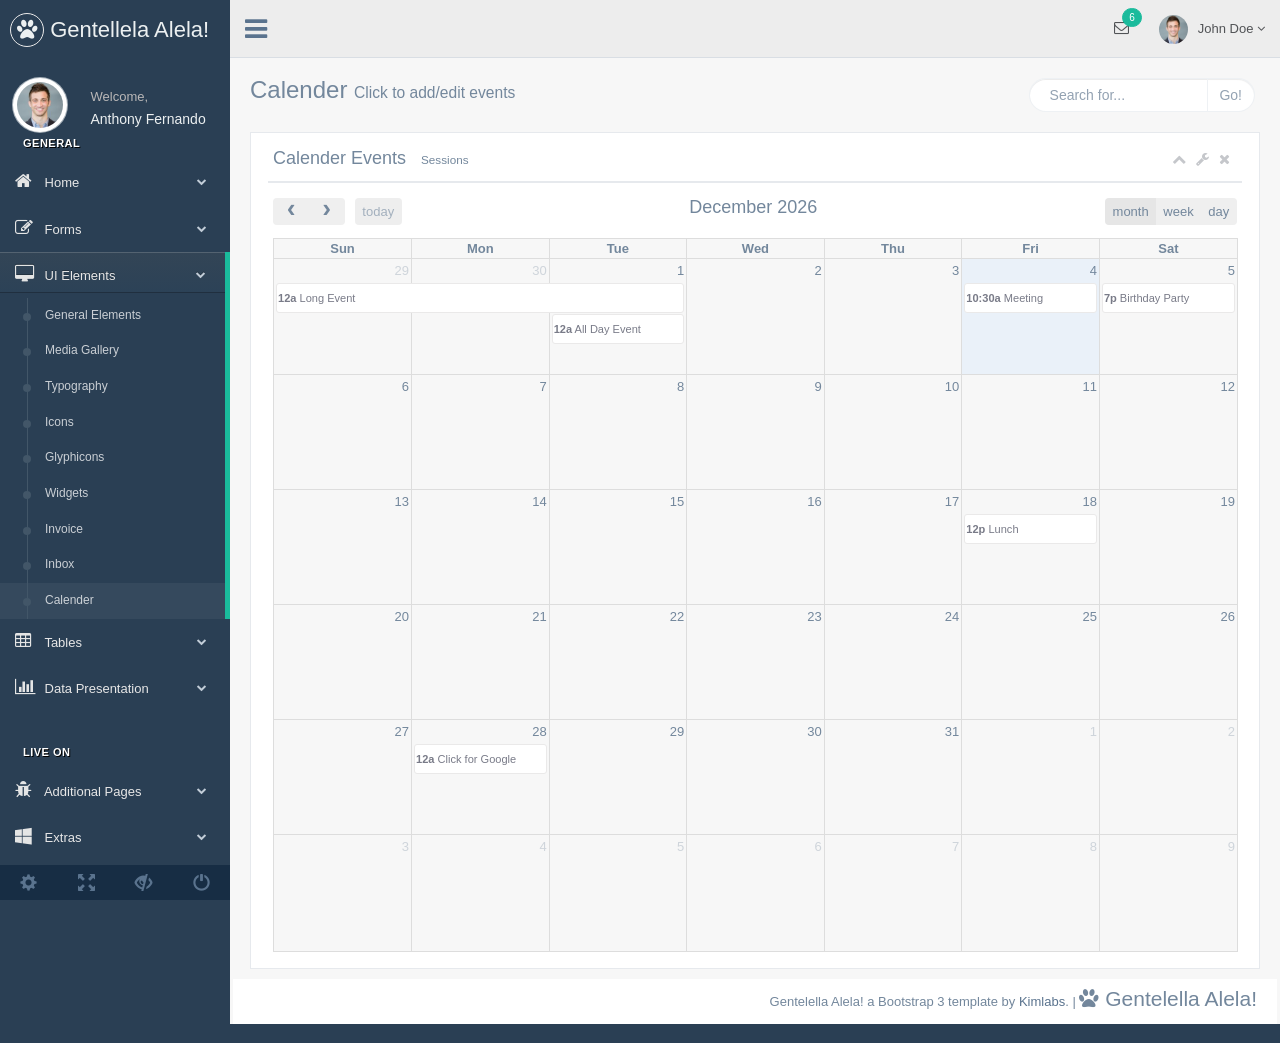
<file: WebContent/CSS/gentelella-master/production/calender.html>
<!DOCTYPE html>
<html lang="en">

    <head>
        <meta http-equiv="Content-Type" content="text/html; charset=UTF-8">
        <!-- Meta, title, CSS, favicons, etc. -->
        <meta charset="utf-8">
        <meta http-equiv="X-UA-Compatible" content="IE=edge">
        <meta name="viewport" content="width=device-width, initial-scale=1">

        <title>Gentallela Alela! | </title>

        <!-- Bootstrap core CSS -->

        <link href="css/bootstrap.min.css" rel="stylesheet">

        <link href="fonts/css/font-awesome.min.css" rel="stylesheet">
        <link href="css/animate.min.css" rel="stylesheet">

        <!-- Custom styling plus plugins -->
        <link href="css/custom.css" rel="stylesheet">
        <link href="css/icheck/flat/green.css" rel="stylesheet">

        <link href="css/calendar/fullcalendar.css" rel="stylesheet">
        <link href="css/calendar/fullcalendar.print.css" rel="stylesheet" media="print">

        <script src="js/jquery.min.js"></script>

        <!--[if lt IE 9]>
            <script src="../assets/js/ie8-responsive-file-warning.js"></script>
            <![endif]-->

        <!-- HTML5 shim and Respond.js for IE8 support of HTML5 elements and media queries -->
        <!--[if lt IE 9]>
              <script src="https://oss.maxcdn.com/html5shiv/3.7.2/html5shiv.min.js"></script>
              <script src="https://oss.maxcdn.com/respond/1.4.2/respond.min.js"></script>
            <![endif]-->

    </head>


    <body class="nav-md">

        <div class="container body">


            <div class="main_container">

                <div class="col-md-3 left_col">
                    <div class="left_col scroll-view">

                        <div class="navbar nav_title" style="border: 0;">
                            <a href="index.html" class="site_title"><i class="fa fa-paw"></i> <span>Gentellela Alela!</span></a>
                        </div>
                        <div class="clearfix"></div>


                        <!-- menu prile quick info -->
                        <div class="profile">
                            <div class="profile_pic">
                                <img src="images/img.jpg" alt="..." class="img-circle profile_img">
                            </div>
                            <div class="profile_info">
                                <span>Welcome,</span>
                                <h2>Anthony Fernando</h2>
                            </div>
                        </div>
                        <!-- /menu prile quick info -->

                        <br />

                        <!-- sidebar menu -->
                        <div id="sidebar-menu" class="main_menu_side hidden-print main_menu">

                            <div class="menu_section">
                                <h3>General</h3>
                                <ul class="nav side-menu">
                                    <li><a><i class="fa fa-home"></i> Home <span class="fa fa-chevron-down"></span></a>
                                        <ul class="nav child_menu" style="display: none">
                                            <li><a href="index.html">Dashboard</a>
                                            </li>
                                            <li><a href="index2.html">Dashboard2</a>
                                            </li>
                                            <li><a href="index3.html">Dashboard3</a>
                                            </li>
                                        </ul>
                                    </li>
                                    <li><a><i class="fa fa-edit"></i> Forms <span class="fa fa-chevron-down"></span></a>
                                        <ul class="nav child_menu" style="display: none">
                                            <li><a href="form.html">General Form</a>
                                            </li>
                                            <li><a href="form_advanced.html">Advanced Components</a>
                                            </li>
                                            <li><a href="form_validation.html">Form Validation</a>
                                            </li>
                                            <li><a href="form_wizards.html">Form Wizard</a>
                                            </li>
                                            <li><a href="form_upload.html">Form Upload</a>
                                            </li>
                                            <li><a href="form_buttons.html">Form Buttons</a>
                                            </li>
                                        </ul>
                                    </li>
                                    <li><a><i class="fa fa-desktop"></i> UI Elements <span class="fa fa-chevron-down"></span></a>
                                        <ul class="nav child_menu" style="display: none">
                                            <li><a href="general_elements.html">General Elements</a>
                                            </li>
                                            <li><a href="media_gallery.html">Media Gallery</a>
                                            </li>
                                            <li><a href="typography.html">Typography</a>
                                            </li>
                                            <li><a href="icons.html">Icons</a>
                                            </li>
                                            <li><a href="glyphicons.html">Glyphicons</a>
                                            </li>
                                            <li><a href="widgets.html">Widgets</a>
                                            </li>
                                            <li><a href="invoice.html">Invoice</a>
                                            </li>
                                            <li><a href="inbox.html">Inbox</a>
                                            </li>
                                            <li><a href="calender.html">Calender</a>
                                            </li>
                                        </ul>
                                    </li>
                                    <li><a><i class="fa fa-table"></i> Tables <span class="fa fa-chevron-down"></span></a>
                                        <ul class="nav child_menu" style="display: none">
                                            <li><a href="tables.html">Tables</a></li>
                                            <li><a href="tables_dynamic.html">Table Dynamic</a></li>
                                        </ul>
                                    </li>
                                    <li><a><i class="fa fa-bar-chart-o"></i> Data Presentation <span class="fa fa-chevron-down"></span></a>
                                        <ul class="nav child_menu" style="display: none">
                                            <li><a href="chartjs.html">Chart JS</a></li>
                                            <li><a href="chartjs2.html">Chart JS2</a></li>
                                            <li><a href="morisjs.html">Moris JS</a></li>
                                            <li><a href="echarts.html">ECharts </a></li>
                                            <li><a href="other_charts.html">Other Charts </a></li>
                                        </ul>
                                    </li>
                                </ul>
                            </div>
                            <div class="menu_section">
                                <h3>Live On</h3>
                                <ul class="nav side-menu">
                                    <li><a><i class="fa fa-bug"></i> Additional Pages <span class="fa fa-chevron-down"></span></a>
                                        <ul class="nav child_menu" style="display: none">
                                            <li><a href="e_commerce.html">E-commerce</a>
                                            </li>
                                            <li><a href="projects.html">Projects</a>
                                            </li>
                                            <li><a href="project_detail.html">Project Detail</a>
                                            </li>
                                            <li><a href="contacts.html">Contacts</a>
                                            </li>
                                            <li><a href="profile.html">Profile</a>
                                            </li>
                                        </ul>
                                    </li>
                                    <li><a><i class="fa fa-windows"></i> Extras <span class="fa fa-chevron-down"></span></a>
                                        <ul class="nav child_menu" style="display: none">
                                            <li><a href="page_404.html">404 Error</a>
                                            </li>
                                            <li><a href="page_500.html">500 Error</a>
                                            </li>
                                            <li><a href="plain_page.html">Plain Page</a>
                                            </li>
                                            <li><a href="login.html">Login Page</a>
                                            </li>
                                            <li><a href="pricing_tables.html">Pricing Tables</a>
                                            </li>

                                        </ul>
                                    </li>
                                    <li><a><i class="fa fa-laptop"></i> Landing Page <span class="label label-success pull-right">Coming Soon</span></a>
                                    </li>
                                </ul>
                            </div>

                        </div>
                        <!-- /sidebar menu -->

                        <!-- /menu footer buttons -->
                        <div class="sidebar-footer hidden-small">
                            <a data-toggle="tooltip" data-placement="top" title="Settings">
                                <span class="glyphicon glyphicon-cog" aria-hidden="true"></span>
                            </a>
                            <a data-toggle="tooltip" data-placement="top" title="FullScreen">
                                <span class="glyphicon glyphicon-fullscreen" aria-hidden="true"></span>
                            </a>
                            <a data-toggle="tooltip" data-placement="top" title="Lock">
                                <span class="glyphicon glyphicon-eye-close" aria-hidden="true"></span>
                            </a>
                            <a data-toggle="tooltip" data-placement="top" title="Logout">
                                <span class="glyphicon glyphicon-off" aria-hidden="true"></span>
                            </a>
                        </div>
                        <!-- /menu footer buttons -->
                    </div>
                </div>

                <!-- top navigation -->
                <div class="top_nav">

                    <div class="nav_menu">
                        <nav class="" role="navigation">
                            <div class="nav toggle">
                                <a id="menu_toggle"><i class="fa fa-bars"></i></a>
                            </div>

                            <ul class="nav navbar-nav navbar-right">
                                <li class="">
                                    <a href="javascript:;" class="user-profile dropdown-toggle" data-toggle="dropdown" aria-expanded="false">
                                        <img src="images/img.jpg" alt="">John Doe
                                        <span class=" fa fa-angle-down"></span>
                                    </a>
                                    <ul class="dropdown-menu dropdown-usermenu animated fadeInDown pull-right">
                                        <li><a href="javascript:;">  Profile</a>
                                        </li>
                                        <li>
                                            <a href="javascript:;">
                                                <span class="badge bg-red pull-right">50%</span>
                                                <span>Settings</span>
                                            </a>
                                        </li>
                                        <li>
                                            <a href="javascript:;">Help</a>
                                        </li>
                                        <li><a href="login.html"><i class="fa fa-sign-out pull-right"></i> Log Out</a>
                                        </li>
                                    </ul>
                                </li>

                                <li role="presentation" class="dropdown">
                                    <a href="javascript:;" class="dropdown-toggle info-number" data-toggle="dropdown" aria-expanded="false">
                                        <i class="fa fa-envelope-o"></i>
                                        <span class="badge bg-green">6</span>
                                    </a>
                                    <ul id="menu1" class="dropdown-menu list-unstyled msg_list animated fadeInDown" role="menu">
                                        <li>
                                            <a>
                                                <span class="image">
                                                    <img src="images/img.jpg" alt="Profile Image" />
                                                </span>
                                                <span>
                                                    <span>John Smith</span>
                                                    <span class="time">3 mins ago</span>
                                                </span>
                                                <span class="message">
                                                    Film festivals used to be do-or-die moments for movie makers. They were where... 
                                                </span>
                                            </a>
                                        </li>
                                        <li>
                                            <a>
                                                <span class="image">
                                                    <img src="images/img.jpg" alt="Profile Image" />
                                                </span>
                                                <span>
                                                    <span>John Smith</span>
                                                    <span class="time">3 mins ago</span>
                                                </span>
                                                <span class="message">
                                                    Film festivals used to be do-or-die moments for movie makers. They were where... 
                                                </span>
                                            </a>
                                        </li>
                                        <li>
                                            <a>
                                                <span class="image">
                                                    <img src="images/img.jpg" alt="Profile Image" />
                                                </span>
                                                <span>
                                                    <span>John Smith</span>
                                                    <span class="time">3 mins ago</span>
                                                </span>
                                                <span class="message">
                                                    Film festivals used to be do-or-die moments for movie makers. They were where... 
                                                </span>
                                            </a>
                                        </li>
                                        <li>
                                            <a>
                                                <span class="image">
                                                    <img src="images/img.jpg" alt="Profile Image" />
                                                </span>
                                                <span>
                                                    <span>John Smith</span>
                                                    <span class="time">3 mins ago</span>
                                                </span>
                                                <span class="message">
                                                    Film festivals used to be do-or-die moments for movie makers. They were where... 
                                                </span>
                                            </a>
                                        </li>
                                        <li>
                                            <div class="text-center">
                                                <a>
                                                    <strong>See All Alerts</strong>
                                                    <i class="fa fa-angle-right"></i>
                                                </a>
                                            </div>
                                        </li>
                                    </ul>
                                </li>

                            </ul>
                        </nav>
                    </div>

                </div>
                <!-- /top navigation -->

                <!-- page content -->
                <div class="right_col" role="main">
                    <div class="">

                        <div class="page-title">
                            <div class="title_left">
                                <h3>
                                    Calender
                                    <small>
                                        Click to add/edit events
                                    </small>
                                </h3>
                            </div>

                            <div class="title_right">
                                <div class="col-md-5 col-sm-5 col-xs-12 form-group pull-right top_search">
                                    <div class="input-group">
                                        <input type="text" class="form-control" placeholder="Search for...">
                                        <span class="input-group-btn">
                                            <button class="btn btn-default" type="button">Go!</button>
                                        </span>
                                    </div>
                                </div>
                            </div>
                        </div>
                        <div class="clearfix"></div>

                        <div class="row">
                            <div class="col-md-12">
                                <div class="x_panel">
                                    <div class="x_title">
                                        <h2>Calender Events <small>Sessions</small></h2>
                                        <ul class="nav navbar-right panel_toolbox">
                                            <li><a class="collapse-link"><i class="fa fa-chevron-up"></i></a>
                                            </li>
                                            <li class="dropdown">
                                                <a href="#" class="dropdown-toggle" data-toggle="dropdown" role="button" aria-expanded="false"><i class="fa fa-wrench"></i></a>
                                                <ul class="dropdown-menu" role="menu">
                                                    <li><a href="#">Settings 1</a>
                                                    </li>
                                                    <li><a href="#">Settings 2</a>
                                                    </li>
                                                </ul>
                                            </li>
                                            <li><a class="close-link"><i class="fa fa-close"></i></a>
                                            </li>
                                        </ul>
                                        <div class="clearfix"></div>
                                    </div>
                                    <div class="x_content">

                                        <div id='calendar'></div>

                                    </div>
                                </div>
                            </div>
                        </div>
                    </div>

                    <!-- footer content -->
                    <footer>
                        <div class="">
                            <p class="pull-right">Gentelella Alela! a Bootstrap 3 template by <a>Kimlabs</a>. |
                                <span class="lead"> <i class="fa fa-paw"></i> Gentelella Alela!</span>
                            </p>
                        </div>
                        <div class="clearfix"></div>
                    </footer>
                    <!-- /footer content -->

                </div>


                <!-- Start Calender modal -->
                <div id="CalenderModalNew" class="modal fade" tabindex="-1" role="dialog" aria-labelledby="myModalLabel" aria-hidden="true">
                    <div class="modal-dialog">
                        <div class="modal-content">

                            <div class="modal-header">
                                <button type="button" class="close" data-dismiss="modal" aria-hidden="true">×</button>
                                <h4 class="modal-title" id="myModalLabel">New Calender Entry</h4>
                            </div>
                            <div class="modal-body">
                                <div id="testmodal" style="padding: 5px 20px;">
                                    <form id="antoform" class="form-horizontal calender" role="form">
                                        <div class="form-group">
                                            <label class="col-sm-3 control-label">Title</label>
                                            <div class="col-sm-9">
                                                <input type="text" class="form-control" id="title" name="title">
                                            </div>
                                        </div>
                                        <div class="form-group">
                                            <label class="col-sm-3 control-label">Description</label>
                                            <div class="col-sm-9">
                                                <textarea class="form-control" style="height:55px;" id="descr" name="descr"></textarea>
                                            </div>
                                        </div>
                                    </form>
                                </div>
                            </div>
                            <div class="modal-footer">
                                <button type="button" class="btn btn-default antoclose" data-dismiss="modal">Close</button>
                                <button type="button" class="btn btn-primary antosubmit">Save changes</button>
                            </div>
                        </div>
                    </div>
                </div>
                <div id="CalenderModalEdit" class="modal fade" tabindex="-1" role="dialog" aria-labelledby="myModalLabel" aria-hidden="true">
                    <div class="modal-dialog">
                        <div class="modal-content">

                            <div class="modal-header">
                                <button type="button" class="close" data-dismiss="modal" aria-hidden="true">×</button>
                                <h4 class="modal-title" id="myModalLabel2">Edit Calender Entry</h4>
                            </div>
                            <div class="modal-body">

                                <div id="testmodal2" style="padding: 5px 20px;">
                                    <form id="antoform2" class="form-horizontal calender" role="form">
                                        <div class="form-group">
                                            <label class="col-sm-3 control-label">Title</label>
                                            <div class="col-sm-9">
                                                <input type="text" class="form-control" id="title2" name="title2">
                                            </div>
                                        </div>
                                        <div class="form-group">
                                            <label class="col-sm-3 control-label">Description</label>
                                            <div class="col-sm-9">
                                                <textarea class="form-control" style="height:55px;" id="descr2" name="descr"></textarea>
                                            </div>
                                        </div>

                                    </form>
                                </div>
                            </div>
                            <div class="modal-footer">
                                <button type="button" class="btn btn-default antoclose2" data-dismiss="modal">Close</button>
                                <button type="button" class="btn btn-primary antosubmit2">Save changes</button>
                            </div>
                        </div>
                    </div>
                </div>

                <div id="fc_create" data-toggle="modal" data-target="#CalenderModalNew"></div>
                <div id="fc_edit" data-toggle="modal" data-target="#CalenderModalEdit"></div>

                <!-- End Calender modal -->
                <!-- /page content -->
            </div>

        </div>

        <div id="custom_notifications" class="custom-notifications dsp_none">
            <ul class="list-unstyled notifications clearfix" data-tabbed_notifications="notif-group">
            </ul>
            <div class="clearfix"></div>
            <div id="notif-group" class="tabbed_notifications"></div>
        </div>

        <script src="js/bootstrap.min.js"></script>

        <script src="js/nprogress.js"></script>
        <!-- chart js -->
        <script src="js/chartjs/chart.min.js"></script>
        <!-- bootstrap progress js -->
        <script src="js/progressbar/bootstrap-progressbar.min.js"></script>
        <script src="js/nicescroll/jquery.nicescroll.min.js"></script>
        <!-- icheck -->
        <script src="js/icheck/icheck.min.js"></script>

        <script src="js/custom.js"></script>

        <script src="js/moment.min.js"></script>
        <script src="js/calendar/fullcalendar.min.js"></script>

        <script>
            $(window).load(function () {

                var date = new Date();
                var d = date.getDate();
                var m = date.getMonth();
                var y = date.getFullYear();
                var started;
                var categoryClass;

                var calendar = $('#calendar').fullCalendar({
                    header: {
                        left: 'prev,next today',
                        center: 'title',
                        right: 'month,agendaWeek,agendaDay'
                    },
                    selectable: true,
                    selectHelper: true,
                    select: function (start, end, allDay) {
                        $('#fc_create').click();

                        started = start;
                        ended = end

                        $(".antosubmit").on("click", function () {
                            var title = $("#title").val();
                            if (end) {
                                ended = end
                            }
                            categoryClass = $("#event_type").val();

                            if (title) {
                                calendar.fullCalendar('renderEvent', {
                                        title: title,
                                        start: started,
                                        end: end,
                                        allDay: allDay
                                    },
                                    true // make the event "stick"
                                );
                            }
                            $('#title').val('');
                            calendar.fullCalendar('unselect');

                            $('.antoclose').click();

                            return false;
                        });
                    },
                    eventClick: function (calEvent, jsEvent, view) {
                        //alert(calEvent.title, jsEvent, view);

                        $('#fc_edit').click();
                        $('#title2').val(calEvent.title);
                        categoryClass = $("#event_type").val();

                        $(".antosubmit2").on("click", function () {
                            calEvent.title = $("#title2").val();

                            calendar.fullCalendar('updateEvent', calEvent);
                            $('.antoclose2').click();
                        });
                        calendar.fullCalendar('unselect');
                    },
                    editable: true,
                    events: [
                        {
                            title: 'All Day Event',
                            start: new Date(y, m, 1)
                    },
                        {
                            title: 'Long Event',
                            start: new Date(y, m, d - 5),
                            end: new Date(y, m, d - 2)
                    },
                        {
                            title: 'Meeting',
                            start: new Date(y, m, d, 10, 30),
                            allDay: false
                    },
                        {
                            title: 'Lunch',
                            start: new Date(y, m, d + 14, 12, 0),
                            end: new Date(y, m, d, 14, 0),
                            allDay: false
                    },
                        {
                            title: 'Birthday Party',
                            start: new Date(y, m, d + 1, 19, 0),
                            end: new Date(y, m, d + 1, 22, 30),
                            allDay: false
                    },
                        {
                            title: 'Click for Google',
                            start: new Date(y, m, 28),
                            end: new Date(y, m, 29),
                            url: 'http://google.com/'
                    }
                ]
                });
            });
        </script>
    </body>

</html>
</file>
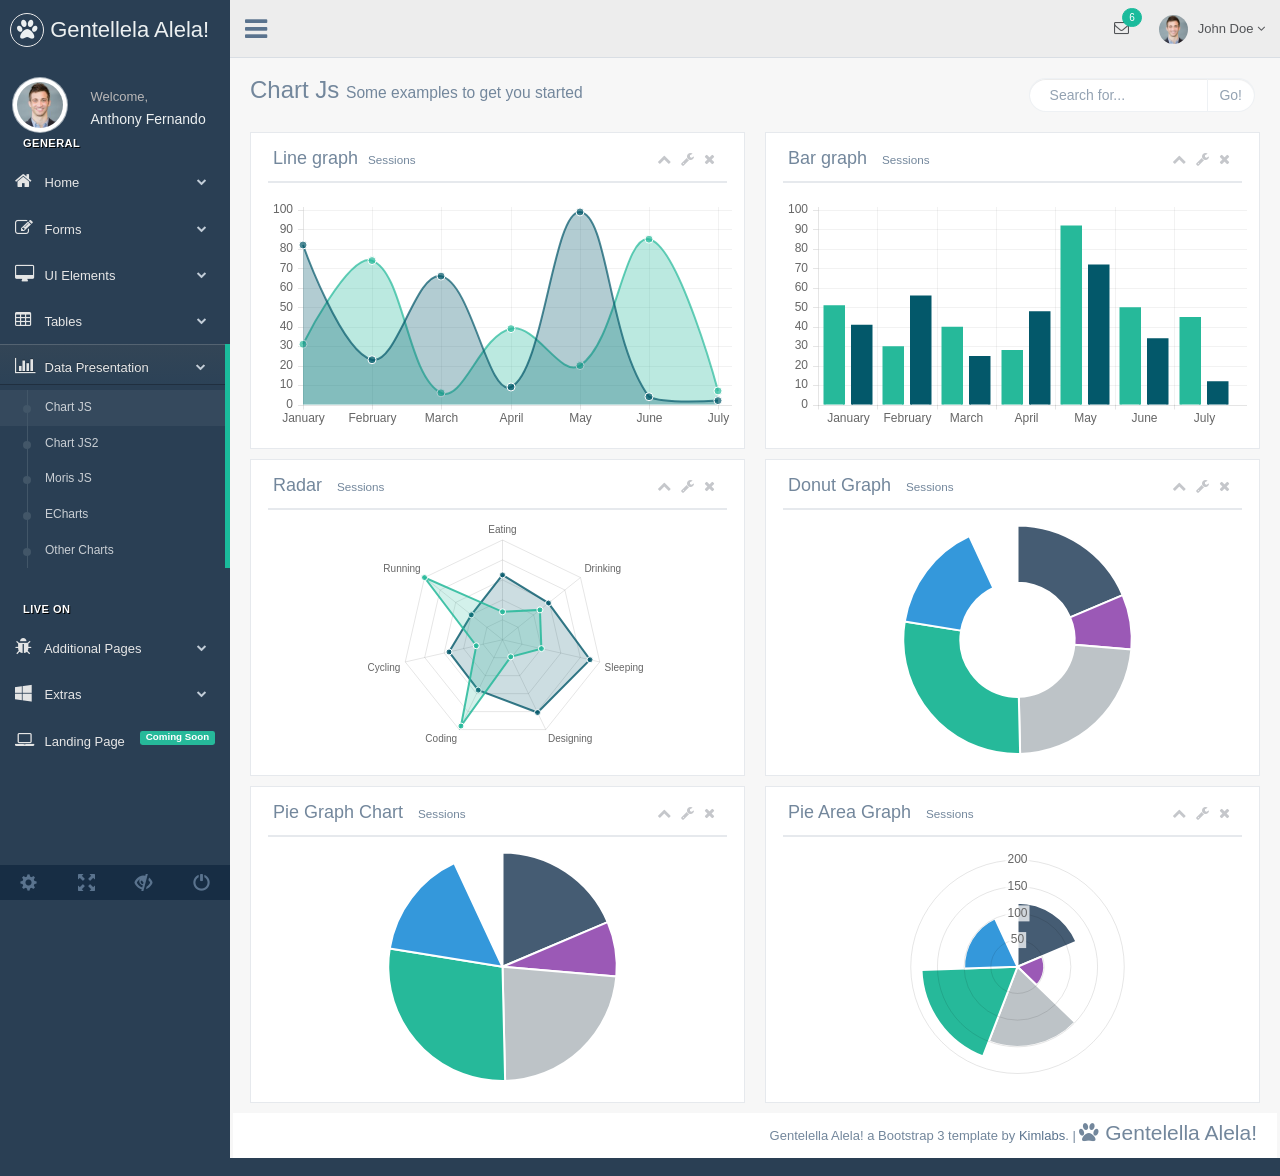
<file: WebContent/CSS/gentelella-master/production/chartjs.html>
<!DOCTYPE html>
<html lang="en">

<head>
    <meta http-equiv="Content-Type" content="text/html; charset=UTF-8">
    <!-- Meta, title, CSS, favicons, etc. -->
    <meta charset="utf-8">
    <meta http-equiv="X-UA-Compatible" content="IE=edge">
    <meta name="viewport" content="width=device-width, initial-scale=1">

    <title>Gentallela Alela! | </title>

    <!-- Bootstrap core CSS -->

    <link href="css/bootstrap.min.css" rel="stylesheet">

    <link href="fonts/css/font-awesome.min.css" rel="stylesheet">
    <link href="css/animate.min.css" rel="stylesheet">

    <!-- Custom styling plus plugins -->
    <link href="css/custom.css" rel="stylesheet">
    <link href="css/icheck/flat/green.css" rel="stylesheet">


    <script src="js/jquery.min.js"></script>

    <!--[if lt IE 9]>
        <script src="../assets/js/ie8-responsive-file-warning.js"></script>
        <![endif]-->

    <!-- HTML5 shim and Respond.js for IE8 support of HTML5 elements and media queries -->
    <!--[if lt IE 9]>
          <script src="https://oss.maxcdn.com/html5shiv/3.7.2/html5shiv.min.js"></script>
          <script src="https://oss.maxcdn.com/respond/1.4.2/respond.min.js"></script>
        <![endif]-->

</head>


<body class="nav-md">

    <div class="container body">


        <div class="main_container">

            <div class="col-md-3 left_col">
                <div class="left_col scroll-view">

                    <div class="navbar nav_title" style="border: 0;">
                        <a href="index.html" class="site_title"><i class="fa fa-paw"></i> <span>Gentellela Alela!</span></a>
                    </div>
                    <div class="clearfix"></div>


                    <!-- menu prile quick info -->
                    <div class="profile">
                        <div class="profile_pic">
                            <img src="images/img.jpg" alt="..." class="img-circle profile_img">
                        </div>
                        <div class="profile_info">
                            <span>Welcome,</span>
                            <h2>Anthony Fernando</h2>
                        </div>
                    </div>
                    <!-- /menu prile quick info -->

                    <br />

                    <!-- sidebar menu -->
                    <div id="sidebar-menu" class="main_menu_side hidden-print main_menu">

                        <div class="menu_section">
                            <h3>General</h3>
                            <ul class="nav side-menu">
                                <li><a><i class="fa fa-home"></i> Home <span class="fa fa-chevron-down"></span></a>
                                    <ul class="nav child_menu" style="display: none">
                                        <li><a href="index.html">Dashboard</a>
                                        </li>
                                        <li><a href="index2.html">Dashboard2</a>
                                        </li>
                                        <li><a href="index3.html">Dashboard3</a>
                                        </li>
                                    </ul>
                                </li>
                                <li><a><i class="fa fa-edit"></i> Forms <span class="fa fa-chevron-down"></span></a>
                                    <ul class="nav child_menu" style="display: none">
                                        <li><a href="form.html">General Form</a>
                                        </li>
                                        <li><a href="form_advanced.html">Advanced Components</a>
                                        </li>
                                        <li><a href="form_validation.html">Form Validation</a>
                                        </li>
                                        <li><a href="form_wizards.html">Form Wizard</a>
                                        </li>
                                        <li><a href="form_upload.html">Form Upload</a>
                                        </li>
                                        <li><a href="form_buttons.html">Form Buttons</a>
                                        </li>
                                    </ul>
                                </li>
                                <li><a><i class="fa fa-desktop"></i> UI Elements <span class="fa fa-chevron-down"></span></a>
                                    <ul class="nav child_menu" style="display: none">
                                        <li><a href="general_elements.html">General Elements</a>
                                        </li>
                                        <li><a href="media_gallery.html">Media Gallery</a>
                                        </li>
                                        <li><a href="typography.html">Typography</a>
                                        </li>
                                        <li><a href="icons.html">Icons</a>
                                        </li>
                                        <li><a href="glyphicons.html">Glyphicons</a>
                                        </li>
                                        <li><a href="widgets.html">Widgets</a>
                                        </li>
                                        <li><a href="invoice.html">Invoice</a>
                                        </li>
                                        <li><a href="inbox.html">Inbox</a>
                                        </li>
                                        <li><a href="calender.html">Calender</a>
                                        </li>
                                    </ul>
                                </li>
                                <li><a><i class="fa fa-table"></i> Tables <span class="fa fa-chevron-down"></span></a>
                                    <ul class="nav child_menu" style="display: none">
                                        <li><a href="tables.html">Tables</a>
                                        </li>
                                        <li><a href="tables_dynamic.html">Table Dynamic</a>
                                        </li>
                                    </ul>
                                </li>
                                <li><a><i class="fa fa-bar-chart-o"></i> Data Presentation <span class="fa fa-chevron-down"></span></a>
                                    <ul class="nav child_menu" style="display: none">
                                        <li><a href="chartjs.html">Chart JS</a>
                                        </li>
                                        <li><a href="chartjs2.html">Chart JS2</a>
                                        </li>
                                        <li><a href="morisjs.html">Moris JS</a>
                                        </li>
                                        <li><a href="echarts.html">ECharts </a>
                                        </li>
                                        <li><a href="other_charts.html">Other Charts </a>
                                        </li>
                                    </ul>
                                </li>
                            </ul>
                        </div>
                        <div class="menu_section">
                            <h3>Live On</h3>
                            <ul class="nav side-menu">
                                <li><a><i class="fa fa-bug"></i> Additional Pages <span class="fa fa-chevron-down"></span></a>
                                    <ul class="nav child_menu" style="display: none">
                                        <li><a href="e_commerce.html">E-commerce</a>
                                        </li>
                                        <li><a href="projects.html">Projects</a>
                                        </li>
                                        <li><a href="project_detail.html">Project Detail</a>
                                        </li>
                                        <li><a href="contacts.html">Contacts</a>
                                        </li>
                                        <li><a href="profile.html">Profile</a>
                                        </li>
                                        <li><a href="real_estate.html">Real Estate</a>
                                        </li>

                                    </ul>
                                </li>
                                <li><a><i class="fa fa-windows"></i> Extras <span class="fa fa-chevron-down"></span></a>
                                    <ul class="nav child_menu" style="display: none">
                                        <li><a href="page_404.html">404 Error</a>
                                        </li>
                                        <li><a href="page_500.html">500 Error</a>
                                        </li>
                                        <li><a href="plain_page.html">Plain Page</a>
                                        </li>
                                        <li><a href="login.html">Login Page</a>
                                        </li>
                                        <li><a href="pricing_tables.html">Pricing Tables</a>
                                        </li>

                                    </ul>
                                </li>
                                <li><a><i class="fa fa-laptop"></i> Landing Page <span class="label label-success pull-right">Coming Soon</span></a>
                                </li>
                            </ul>
                        </div>

                    </div>
                    <!-- /sidebar menu -->

                    <!-- /menu footer buttons -->
                    <div class="sidebar-footer hidden-small">
                        <a data-toggle="tooltip" data-placement="top" title="Settings">
                            <span class="glyphicon glyphicon-cog" aria-hidden="true"></span>
                        </a>
                        <a data-toggle="tooltip" data-placement="top" title="FullScreen">
                            <span class="glyphicon glyphicon-fullscreen" aria-hidden="true"></span>
                        </a>
                        <a data-toggle="tooltip" data-placement="top" title="Lock">
                            <span class="glyphicon glyphicon-eye-close" aria-hidden="true"></span>
                        </a>
                        <a data-toggle="tooltip" data-placement="top" title="Logout">
                            <span class="glyphicon glyphicon-off" aria-hidden="true"></span>
                        </a>
                    </div>
                    <!-- /menu footer buttons -->
                </div>
            </div>

            <!-- top navigation -->
            <div class="top_nav">

                <div class="nav_menu">
                    <nav class="" role="navigation">
                        <div class="nav toggle">
                            <a id="menu_toggle"><i class="fa fa-bars"></i></a>
                        </div>

                        <ul class="nav navbar-nav navbar-right">
                            <li class="">
                                <a href="javascript:;" class="user-profile dropdown-toggle" data-toggle="dropdown" aria-expanded="false">
                                    <img src="images/img.jpg" alt="">John Doe
                                    <span class=" fa fa-angle-down"></span>
                                </a>
                                <ul class="dropdown-menu dropdown-usermenu animated fadeInDown pull-right">
                                    <li><a href="javascript:;">  Profile</a>
                                    </li>
                                    <li>
                                        <a href="javascript:;">
                                            <span class="badge bg-red pull-right">50%</span>
                                            <span>Settings</span>
                                        </a>
                                    </li>
                                    <li>
                                        <a href="javascript:;">Help</a>
                                    </li>
                                    <li><a href="login.html"><i class="fa fa-sign-out pull-right"></i> Log Out</a>
                                    </li>
                                </ul>
                            </li>

                            <li role="presentation" class="dropdown">
                                <a href="javascript:;" class="dropdown-toggle info-number" data-toggle="dropdown" aria-expanded="false">
                                    <i class="fa fa-envelope-o"></i>
                                    <span class="badge bg-green">6</span>
                                </a>
                                <ul id="menu1" class="dropdown-menu list-unstyled msg_list animated fadeInDown" role="menu">
                                    <li>
                                        <a>
                                            <span class="image">
                                        <img src="images/img.jpg" alt="Profile Image" />
                                    </span>
                                            <span>
                                        <span>John Smith</span>
                                            <span class="time">3 mins ago</span>
                                            </span>
                                            <span class="message">
                                        Film festivals used to be do-or-die moments for movie makers. They were where... 
                                    </span>
                                        </a>
                                    </li>
                                    <li>
                                        <a>
                                            <span class="image">
                                        <img src="images/img.jpg" alt="Profile Image" />
                                    </span>
                                            <span>
                                        <span>John Smith</span>
                                            <span class="time">3 mins ago</span>
                                            </span>
                                            <span class="message">
                                        Film festivals used to be do-or-die moments for movie makers. They were where... 
                                    </span>
                                        </a>
                                    </li>
                                    <li>
                                        <a>
                                            <span class="image">
                                        <img src="images/img.jpg" alt="Profile Image" />
                                    </span>
                                            <span>
                                        <span>John Smith</span>
                                            <span class="time">3 mins ago</span>
                                            </span>
                                            <span class="message">
                                        Film festivals used to be do-or-die moments for movie makers. They were where... 
                                    </span>
                                        </a>
                                    </li>
                                    <li>
                                        <a>
                                            <span class="image">
                                        <img src="images/img.jpg" alt="Profile Image" />
                                    </span>
                                            <span>
                                        <span>John Smith</span>
                                            <span class="time">3 mins ago</span>
                                            </span>
                                            <span class="message">
                                        Film festivals used to be do-or-die moments for movie makers. They were where... 
                                    </span>
                                        </a>
                                    </li>
                                    <li>
                                        <div class="text-center">
                                            <a>
                                                <strong>See All Alerts</strong>
                                                <i class="fa fa-angle-right"></i>
                                            </a>
                                        </div>
                                    </li>
                                </ul>
                            </li>

                        </ul>
                    </nav>
                </div>

            </div>
            <!-- /top navigation -->

            <!-- page content -->
            <div class="right_col" role="main">
                <div class="">
                    <div class="page-title">
                        <div class="title_left">
                            <h3>
                    Chart Js
                    <small>
                        Some examples to get you started
                    </small>
                </h3>
                        </div>

                        <div class="title_right">
                            <div class="col-md-5 col-sm-5 col-xs-12 form-group pull-right top_search">
                                <div class="input-group">
                                    <input type="text" class="form-control" placeholder="Search for...">
                                    <span class="input-group-btn">
                            <button class="btn btn-default" type="button">Go!</button>
                        </span>
                                </div>
                            </div>
                        </div>
                    </div>
                    <div class="clearfix"></div>

                    <div class="row">


                        <div class="col-md-6 col-sm-6 col-xs-12">
                            <div class="x_panel">
                                <div class="x_title">
                                    <h2>Line graph<small>Sessions</small></h2>
                                    <ul class="nav navbar-right panel_toolbox">
                                        <li><a class="collapse-link"><i class="fa fa-chevron-up"></i></a>
                                        </li>
                                        <li class="dropdown">
                                            <a href="#" class="dropdown-toggle" data-toggle="dropdown" role="button" aria-expanded="false"><i class="fa fa-wrench"></i></a>
                                            <ul class="dropdown-menu" role="menu">
                                                <li><a href="#">Settings 1</a>
                                                </li>
                                                <li><a href="#">Settings 2</a>
                                                </li>
                                            </ul>
                                        </li>
                                        <li><a class="close-link"><i class="fa fa-close"></i></a>
                                        </li>
                                    </ul>
                                    <div class="clearfix"></div>
                                </div>
                                <div class="x_content">
                                    <canvas id="canvas000"></canvas>
                                </div>
                            </div>
                        </div>

                        <div class="col-md-6 col-sm-6 col-xs-12">
                            <div class="x_panel">
                                <div class="x_title">
                                    <h2>Bar graph <small>Sessions</small></h2>
                                    <ul class="nav navbar-right panel_toolbox">
                                        <li><a class="collapse-link"><i class="fa fa-chevron-up"></i></a>
                                        </li>
                                        <li class="dropdown">
                                            <a href="#" class="dropdown-toggle" data-toggle="dropdown" role="button" aria-expanded="false"><i class="fa fa-wrench"></i></a>
                                            <ul class="dropdown-menu" role="menu">
                                                <li><a href="#">Settings 1</a>
                                                </li>
                                                <li><a href="#">Settings 2</a>
                                                </li>
                                            </ul>
                                        </li>
                                        <li><a class="close-link"><i class="fa fa-close"></i></a>
                                        </li>
                                    </ul>
                                    <div class="clearfix"></div>
                                </div>
                                <div class="x_content">
                                    <canvas id="canvas_bar"></canvas>
                                </div>
                            </div>
                        </div>
                    </div>
                    <div class="clearfix"></div>
                    <div class="row">
                        <div class="col-md-6 col-sm-6 col-xs-12">
                            <div class="x_panel">
                                <div class="x_title">
                                    <h2>Radar <small>Sessions</small></h2>
                                    <ul class="nav navbar-right panel_toolbox">
                                        <li><a class="collapse-link"><i class="fa fa-chevron-up"></i></a>
                                        </li>
                                        <li class="dropdown">
                                            <a href="#" class="dropdown-toggle" data-toggle="dropdown" role="button" aria-expanded="false"><i class="fa fa-wrench"></i></a>
                                            <ul class="dropdown-menu" role="menu">
                                                <li><a href="#">Settings 1</a>
                                                </li>
                                                <li><a href="#">Settings 2</a>
                                                </li>
                                            </ul>
                                        </li>
                                        <li><a class="close-link"><i class="fa fa-close"></i></a>
                                        </li>
                                    </ul>
                                    <div class="clearfix"></div>
                                </div>
                                <div class="x_content">
                                    <canvas id="canvas_radar"></canvas>
                                </div>
                            </div>
                        </div>

                        <div class="col-md-6 col-sm-6 col-xs-12">
                            <div class="x_panel">
                                <div class="x_title">
                                    <h2>Donut Graph <small>Sessions</small></h2>
                                    <ul class="nav navbar-right panel_toolbox">
                                        <li><a class="collapse-link"><i class="fa fa-chevron-up"></i></a>
                                        </li>
                                        <li class="dropdown">
                                            <a href="#" class="dropdown-toggle" data-toggle="dropdown" role="button" aria-expanded="false"><i class="fa fa-wrench"></i></a>
                                            <ul class="dropdown-menu" role="menu">
                                                <li><a href="#">Settings 1</a>
                                                </li>
                                                <li><a href="#">Settings 2</a>
                                                </li>
                                            </ul>
                                        </li>
                                        <li><a class="close-link"><i class="fa fa-close"></i></a>
                                        </li>
                                    </ul>
                                    <div class="clearfix"></div>
                                </div>
                                <div class="x_content">
                                    <canvas id="canvas_doughnut"></canvas>
                                </div>
                            </div>
                        </div>
                    </div>
                    <div class="clearfix"></div>
                    <div class="row">
                        <div class="col-md-6 col-sm-6 col-xs-12">
                            <div class="x_panel">
                                <div class="x_title">
                                    <h2>Pie Graph Chart <small>Sessions</small></h2>
                                    <ul class="nav navbar-right panel_toolbox">
                                        <li><a class="collapse-link"><i class="fa fa-chevron-up"></i></a>
                                        </li>
                                        <li class="dropdown">
                                            <a href="#" class="dropdown-toggle" data-toggle="dropdown" role="button" aria-expanded="false"><i class="fa fa-wrench"></i></a>
                                            <ul class="dropdown-menu" role="menu">
                                                <li><a href="#">Settings 1</a>
                                                </li>
                                                <li><a href="#">Settings 2</a>
                                                </li>
                                            </ul>
                                        </li>
                                        <li><a class="close-link"><i class="fa fa-close"></i></a>
                                        </li>
                                    </ul>
                                    <div class="clearfix"></div>
                                </div>
                                <div class="x_content">
                                    <canvas id="canvas_pie"></canvas>
                                </div>
                            </div>
                        </div>

                        <div class="col-md-6 col-sm-6 col-xs-12">
                            <div class="x_panel">
                                <div class="x_title">
                                    <h2>Pie Area Graph <small>Sessions</small></h2>
                                    <ul class="nav navbar-right panel_toolbox">
                                        <li><a class="collapse-link"><i class="fa fa-chevron-up"></i></a>
                                        </li>
                                        <li class="dropdown">
                                            <a href="#" class="dropdown-toggle" data-toggle="dropdown" role="button" aria-expanded="false"><i class="fa fa-wrench"></i></a>
                                            <ul class="dropdown-menu" role="menu">
                                                <li><a href="#">Settings 1</a>
                                                </li>
                                                <li><a href="#">Settings 2</a>
                                                </li>
                                            </ul>
                                        </li>
                                        <li><a class="close-link"><i class="fa fa-close"></i></a>
                                        </li>
                                    </ul>
                                    <div class="clearfix"></div>
                                </div>
                                <div class="x_content">
                                    <canvas id="canvas_area"></canvas>
                                </div>
                            </div>
                        </div>

                    </div>
                </div>

                <!-- footer content -->
                <footer>
                    <div class="">
                        <p class="pull-right">Gentelella Alela! a Bootstrap 3 template by <a>Kimlabs</a>. |
                            <span class="lead"> <i class="fa fa-paw"></i> Gentelella Alela!</span>
                        </p>
                    </div>
                    <div class="clearfix"></div>
                </footer>
                <!-- /footer content -->

            </div>
            <!-- /page content -->
        </div>

    </div>

    <div id="custom_notifications" class="custom-notifications dsp_none">
        <ul class="list-unstyled notifications clearfix" data-tabbed_notifications="notif-group">
        </ul>
        <div class="clearfix"></div>
        <div id="notif-group" class="tabbed_notifications"></div>
    </div>

    <script src="js/bootstrap.min.js"></script>

    <!-- chart js -->
    <script src="js/chartjs/chart.min.js"></script>
    <!-- bootstrap progress js -->
    <script src="js/progressbar/bootstrap-progressbar.min.js"></script>
    <script src="js/nicescroll/jquery.nicescroll.min.js"></script>
    <!-- icheck -->
    <script src="js/icheck/icheck.min.js"></script>

    <script src="js/custom.js"></script>

    <script>
        var randomScalingFactor = function () {
            return Math.round(Math.random() * 100)
        };



        var barChartData = {
            labels: ["January", "February", "March", "April", "May", "June", "July"],
            datasets: [
                {
                    fillColor: "#26B99A", //rgba(220,220,220,0.5)
                    strokeColor: "#26B99A", //rgba(220,220,220,0.8)
                    highlightFill: "#36CAAB", //rgba(220,220,220,0.75)
                    highlightStroke: "#36CAAB", //rgba(220,220,220,1)
                    data: [51, 30, 40, 28, 92, 50, 45]
            },
                {
                    fillColor: "#03586A", //rgba(151,187,205,0.5)
                    strokeColor: "#03586A", //rgba(151,187,205,0.8)
                    highlightFill: "#066477", //rgba(151,187,205,0.75)
                    highlightStroke: "#066477", //rgba(151,187,205,1)
                    data: [41, 56, 25, 48, 72, 34, 12]
            }
        ],
        }

        $(document).ready(function () {
            new Chart($("#canvas_bar").get(0).getContext("2d")).Bar(barChartData, {
                tooltipFillColor: "rgba(51, 51, 51, 0.55)",
                responsive: true,
                barDatasetSpacing: 6,
                barValueSpacing: 5
            });
        });


        var lineChartData = {
            labels: ["January", "February", "March", "April", "May", "June", "July"],
            datasets: [
                {
                    label: "My First dataset",
                    fillColor: "rgba(38, 185, 154, 0.31)", //rgba(220,220,220,0.2)
                    strokeColor: "rgba(38, 185, 154, 0.7)", //rgba(220,220,220,1)
                    pointColor: "rgba(38, 185, 154, 0.7)", //rgba(220,220,220,1)
                    pointStrokeColor: "#fff",
                    pointHighlightFill: "#fff",
                    pointHighlightStroke: "rgba(220,220,220,1)",
                    data: [31, 74, 6, 39, 20, 85, 7]
            },
                {
                    label: "My Second dataset",
                    fillColor: "rgba(3, 88, 106, 0.3)", //rgba(151,187,205,0.2)
                    strokeColor: "rgba(3, 88, 106, 0.70)", //rgba(151,187,205,1)
                    pointColor: "rgba(3, 88, 106, 0.70)", //rgba(151,187,205,1)
                    pointStrokeColor: "#fff",
                    pointHighlightFill: "#fff",
                    pointHighlightStroke: "rgba(151,187,205,1)",
                    data: [82, 23, 66, 9, 99, 4, 2]
            }
        ]

        }

        $(document).ready(function () {
            new Chart(document.getElementById("canvas000").getContext("2d")).Line(lineChartData, {
                responsive: true,
                tooltipFillColor: "rgba(51, 51, 51, 0.55)"
            });
        });

        var sharePiePolorDoughnutData = [
            {
                value: 120,
                color: "#455C73",
                highlight: "#34495E",
                label: "Dark Grey"
        },
            {
                value: 50,
                color: "#9B59B6",
                highlight: "#B370CF",
                label: "Purple Color"
        },
            {
                value: 150,
                color: "#BDC3C7",
                highlight: "#CFD4D8",
                label: "Gray Color"
        },
            {
                value: 180,
                color: "#26B99A",
                highlight: "#36CAAB",
                label: "Green Color"
        },
            {
                value: 100,
                color: "#3498DB",
                highlight: "#49A9EA",
                label: "Blue Color"
        }

    ];

        $(document).ready(function () {
            window.myPie = new Chart(document.getElementById("canvas_pie").getContext("2d")).Pie(sharePiePolorDoughnutData, {
                responsive: true,
                tooltipFillColor: "rgba(51, 51, 51, 0.55)"
            });
        });

        var radarChartData = {
            labels: ["Eating", "Drinking", "Sleeping", "Designing", "Coding", "Cycling", "Running"],
            datasets: [
                {
                    label: "My First dataset",
                    fillColor: "rgba(3, 88, 106, 0.2)",
                    strokeColor: "rgba(3, 88, 106, 0.80)",
                    pointColor: "rgba(3, 88, 106, 0.80)",
                    pointStrokeColor: "#fff",
                    pointHighlightFill: "#fff",
                    pointHighlightStroke: "rgba(220,220,220,1)",
                    data: [65, 59, 90, 81, 56, 55, 40]
            },
                {
                    label: "My Second dataset",
                    fillColor: "rgba(38, 185, 154, 0.2)",
                    strokeColor: "rgba(38, 185, 154, 0.85)",
                    pointColor: "rgba(38, 185, 154, 0.85)",
                    pointStrokeColor: "#fff",
                    pointHighlightFill: "#fff",
                    pointHighlightStroke: "rgba(151,187,205,1)",
                    data: [28, 48, 40, 19, 96, 27, 100]
            }
        ]
        };

        $(document).ready(function () {
            window.myRadar = new Chart(document.getElementById("canvas_radar").getContext("2d")).Radar(radarChartData, {
                responsive: true,
                tooltipFillColor: "rgba(51, 51, 51, 0.55)"
            });
        });

        var polarData = [
            {
                value: 300,
                color: "#F7464A",
                highlight: "#FF5A5E",
                label: "Red"
        },
            {
                value: 50,
                color: "#46BFBD",
                highlight: "#5AD3D1",
                label: "Green"
        },
            {
                value: 100,
                color: "#FDB45C",
                highlight: "#FFC870",
                label: "Yellow"
        },
            {
                value: 40,
                color: "#949FB1",
                highlight: "#A8B3C5",
                label: "Grey"
        },
            {
                value: 120,
                color: "#4D5360",
                highlight: "#616774",
                label: "Dark Grey"
        }

    ];

        $(document).ready(function () {
            window.myPolarArea = new Chart(document.getElementById("canvas_area").getContext("2d")).PolarArea(sharePiePolorDoughnutData, {
                responsive: true,
                tooltipFillColor: "rgba(51, 51, 51, 0.55)"
            });
        });


        $(document).ready(function () {
            window.myDoughnut = new Chart(document.getElementById("canvas_doughnut").getContext("2d")).Doughnut(sharePiePolorDoughnutData, {
                responsive: true,
                tooltipFillColor: "rgba(51, 51, 51, 0.55)"
            });
        });
    </script>
</body>

</html>
</file>
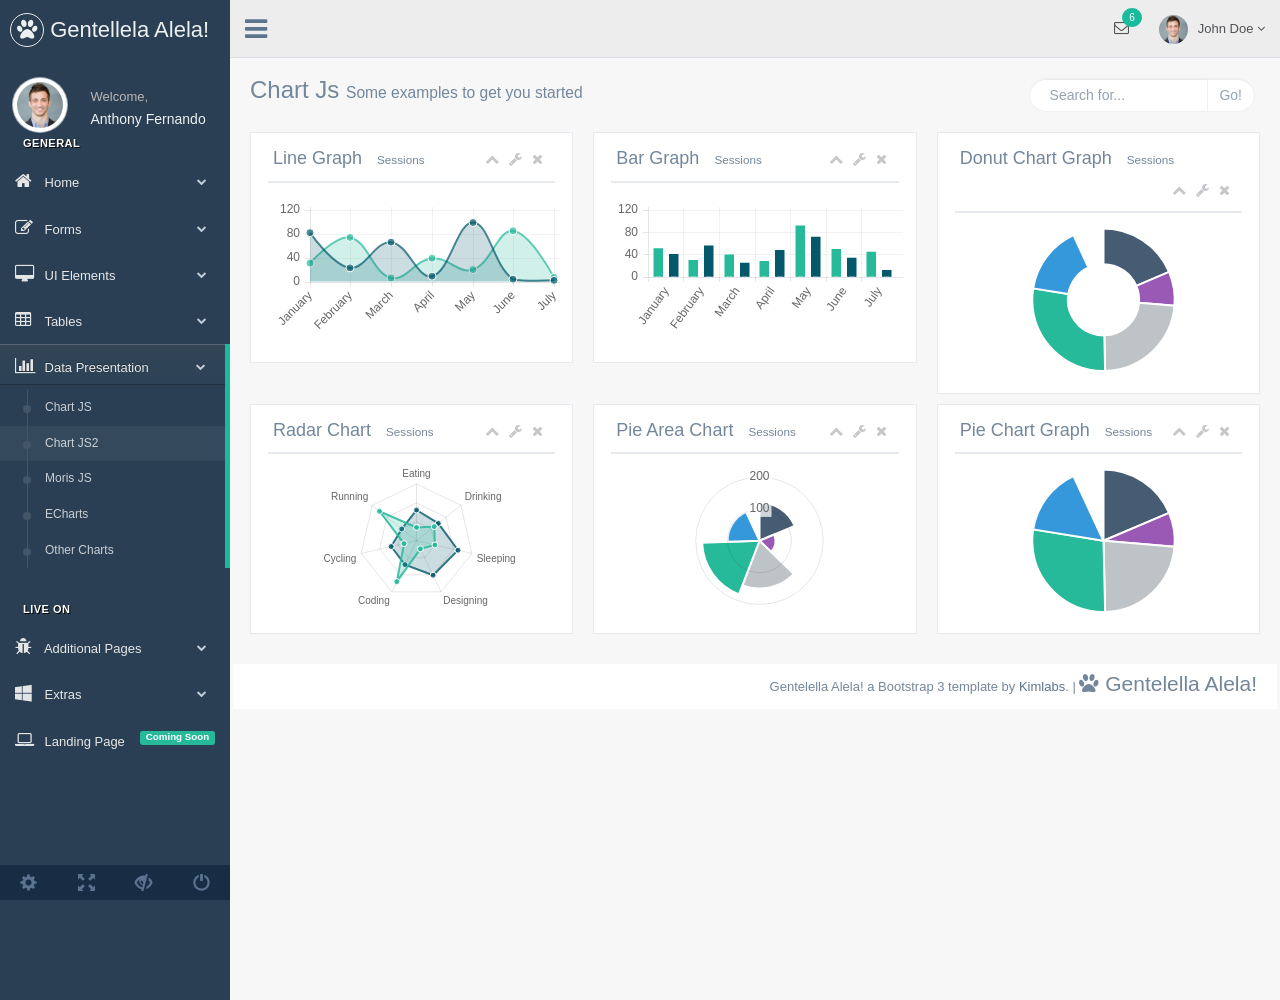
<file: WebContent/CSS/gentelella-master/production/chartjs2.html>
<!DOCTYPE html>
<html lang="en">

<head>
    <meta http-equiv="Content-Type" content="text/html; charset=UTF-8">
    <!-- Meta, title, CSS, favicons, etc. -->
    <meta charset="utf-8">
    <meta http-equiv="X-UA-Compatible" content="IE=edge">
    <meta name="viewport" content="width=device-width, initial-scale=1">

    <title>Gentellela Alela! | </title>

    <!-- Bootstrap core CSS -->

    <link href="css/bootstrap.min.css" rel="stylesheet">

    <link href="fonts/css/font-awesome.min.css" rel="stylesheet">
    <link href="css/animate.min.css" rel="stylesheet">

    <!-- Custom styling plus plugins -->
    <link href="css/custom.css" rel="stylesheet">
    <link href="css/icheck/flat/green.css" rel="stylesheet">


    <script src="js/jquery.min.js"></script>

    <!--[if lt IE 9]>
        <script src="../assets/js/ie8-responsive-file-warning.js"></script>
        <![endif]-->

    <!-- HTML5 shim and Respond.js for IE8 support of HTML5 elements and media queries -->
    <!--[if lt IE 9]>
          <script src="https://oss.maxcdn.com/html5shiv/3.7.2/html5shiv.min.js"></script>
          <script src="https://oss.maxcdn.com/respond/1.4.2/respond.min.js"></script>
        <![endif]-->

</head>


<body class="nav-md">

    <div class="container body">


        <div class="main_container">

            <div class="col-md-3 left_col">
                <div class="left_col scroll-view">

                    <div class="navbar nav_title" style="border: 0;">
                        <a href="index.html" class="site_title"><i class="fa fa-paw"></i> <span>Gentellela Alela!</span></a>
                    </div>
                    <div class="clearfix"></div>


                    <!-- menu prile quick info -->
                    <div class="profile">
                        <div class="profile_pic">
                            <img src="images/img.jpg" alt="..." class="img-circle profile_img">
                        </div>
                        <div class="profile_info">
                            <span>Welcome,</span>
                            <h2>Anthony Fernando</h2>
                        </div>
                    </div>
                    <!-- /menu prile quick info -->

                    <br />

                    <!-- sidebar menu -->
                    <div id="sidebar-menu" class="main_menu_side hidden-print main_menu">

                        <div class="menu_section">
                            <h3>General</h3>
                            <ul class="nav side-menu">
                                <li><a><i class="fa fa-home"></i> Home <span class="fa fa-chevron-down"></span></a>
                                    <ul class="nav child_menu" style="display: none">
                                        <li><a href="index.html">Dashboard</a>
                                        </li>
                                        <li><a href="index2.html">Dashboard2</a>
                                        </li>
                                        <li><a href="index3.html">Dashboard3</a>
                                        </li>
                                    </ul>
                                </li>
                                <li><a><i class="fa fa-edit"></i> Forms <span class="fa fa-chevron-down"></span></a>
                                    <ul class="nav child_menu" style="display: none">
                                        <li><a href="form.html">General Form</a>
                                        </li>
                                        <li><a href="form_advanced.html">Advanced Components</a>
                                        </li>
                                        <li><a href="form_validation.html">Form Validation</a>
                                        </li>
                                        <li><a href="form_wizards.html">Form Wizard</a>
                                        </li>
                                        <li><a href="form_upload.html">Form Upload</a>
                                        </li>
                                        <li><a href="form_buttons.html">Form Buttons</a>
                                        </li>
                                    </ul>
                                </li>
                                <li><a><i class="fa fa-desktop"></i> UI Elements <span class="fa fa-chevron-down"></span></a>
                                    <ul class="nav child_menu" style="display: none">
                                        <li><a href="general_elements.html">General Elements</a>
                                        </li>
                                        <li><a href="media_gallery.html">Media Gallery</a>
                                        </li>
                                        <li><a href="typography.html">Typography</a>
                                        </li>
                                        <li><a href="icons.html">Icons</a>
                                        </li>
                                        <li><a href="glyphicons.html">Glyphicons</a>
                                        </li>
                                        <li><a href="widgets.html">Widgets</a>
                                        </li>
                                        <li><a href="invoice.html">Invoice</a>
                                        </li>
                                        <li><a href="inbox.html">Inbox</a>
                                        </li>
                                        <li><a href="calender.html">Calender</a>
                                        </li>
                                    </ul>
                                </li>
                                <li><a><i class="fa fa-table"></i> Tables <span class="fa fa-chevron-down"></span></a>
                                    <ul class="nav child_menu" style="display: none">
                                        <li><a href="tables.html">Tables</a>
                                        </li>
                                        <li><a href="tables_dynamic.html">Table Dynamic</a>
                                        </li>
                                    </ul>
                                </li>
                                <li><a><i class="fa fa-bar-chart-o"></i> Data Presentation <span class="fa fa-chevron-down"></span></a>
                                    <ul class="nav child_menu" style="display: none">
                                        <li><a href="chartjs.html">Chart JS</a>
                                        </li>
                                        <li><a href="chartjs2.html">Chart JS2</a>
                                        </li>
                                        <li><a href="morisjs.html">Moris JS</a>
                                        </li>
                                        <li><a href="echarts.html">ECharts </a>
                                        </li>
                                        <li><a href="other_charts.html">Other Charts </a>
                                        </li>
                                    </ul>
                                </li>
                            </ul>
                        </div>
                        <div class="menu_section">
                            <h3>Live On</h3>
                            <ul class="nav side-menu">
                                <li><a><i class="fa fa-bug"></i> Additional Pages <span class="fa fa-chevron-down"></span></a>
                                    <ul class="nav child_menu" style="display: none">
                                        <li><a href="e_commerce.html">E-commerce</a>
                                        </li>
                                        <li><a href="projects.html">Projects</a>
                                        </li>
                                        <li><a href="project_detail.html">Project Detail</a>
                                        </li>
                                        <li><a href="contacts.html">Contacts</a>
                                        </li>
                                        <li><a href="profile.html">Profile</a>
                                        </li>
                                    </ul>
                                </li>
                                <li><a><i class="fa fa-windows"></i> Extras <span class="fa fa-chevron-down"></span></a>
                                    <ul class="nav child_menu" style="display: none">
                                        <li><a href="page_404.html">404 Error</a>
                                        </li>
                                        <li><a href="page_500.html">500 Error</a>
                                        </li>
                                        <li><a href="plain_page.html">Plain Page</a>
                                        </li>
                                        <li><a href="login.html">Login Page</a>
                                        </li>
                                        <li><a href="pricing_tables.html">Pricing Tables</a>
                                        </li>

                                    </ul>
                                </li>
                                <li><a><i class="fa fa-laptop"></i> Landing Page <span class="label label-success pull-right">Coming Soon</span></a>
                                </li>
                            </ul>
                        </div>

                    </div>
                    <!-- /sidebar menu -->

                    <!-- /menu footer buttons -->
                    <div class="sidebar-footer hidden-small">
                        <a data-toggle="tooltip" data-placement="top" title="Settings">
                            <span class="glyphicon glyphicon-cog" aria-hidden="true"></span>
                        </a>
                        <a data-toggle="tooltip" data-placement="top" title="FullScreen">
                            <span class="glyphicon glyphicon-fullscreen" aria-hidden="true"></span>
                        </a>
                        <a data-toggle="tooltip" data-placement="top" title="Lock">
                            <span class="glyphicon glyphicon-eye-close" aria-hidden="true"></span>
                        </a>
                        <a data-toggle="tooltip" data-placement="top" title="Logout">
                            <span class="glyphicon glyphicon-off" aria-hidden="true"></span>
                        </a>
                    </div>
                    <!-- /menu footer buttons -->
                </div>
            </div>

            <!-- top navigation -->
            <div class="top_nav">

                <div class="nav_menu">
                    <nav class="" role="navigation">
                        <div class="nav toggle">
                            <a id="menu_toggle"><i class="fa fa-bars"></i></a>
                        </div>

                        <ul class="nav navbar-nav navbar-right">
                            <li class="">
                                <a href="javascript:;" class="user-profile dropdown-toggle" data-toggle="dropdown" aria-expanded="false">
                                    <img src="images/img.jpg" alt="">John Doe
                                    <span class=" fa fa-angle-down"></span>
                                </a>
                                <ul class="dropdown-menu dropdown-usermenu animated fadeInDown pull-right">
                                    <li><a href="javascript:;">  Profile</a>
                                    </li>
                                    <li>
                                        <a href="javascript:;">
                                            <span class="badge bg-red pull-right">50%</span>
                                            <span>Settings</span>
                                        </a>
                                    </li>
                                    <li>
                                        <a href="javascript:;">Help</a>
                                    </li>
                                    <li><a href="login.html"><i class="fa fa-sign-out pull-right"></i> Log Out</a>
                                    </li>
                                </ul>
                            </li>

                            <li role="presentation" class="dropdown">
                                <a href="javascript:;" class="dropdown-toggle info-number" data-toggle="dropdown" aria-expanded="false">
                                    <i class="fa fa-envelope-o"></i>
                                    <span class="badge bg-green">6</span>
                                </a>
                                <ul id="menu1" class="dropdown-menu list-unstyled msg_list animated fadeInDown" role="menu">
                                    <li>
                                        <a>
                                            <span class="image">
                                        <img src="images/img.jpg" alt="Profile Image" />
                                    </span>
                                            <span>
                                        <span>John Smith</span>
                                            <span class="time">3 mins ago</span>
                                            </span>
                                            <span class="message">
                                        Film festivals used to be do-or-die moments for movie makers. They were where... 
                                    </span>
                                        </a>
                                    </li>
                                    <li>
                                        <a>
                                            <span class="image">
                                        <img src="images/img.jpg" alt="Profile Image" />
                                    </span>
                                            <span>
                                        <span>John Smith</span>
                                            <span class="time">3 mins ago</span>
                                            </span>
                                            <span class="message">
                                        Film festivals used to be do-or-die moments for movie makers. They were where... 
                                    </span>
                                        </a>
                                    </li>
                                    <li>
                                        <a>
                                            <span class="image">
                                        <img src="images/img.jpg" alt="Profile Image" />
                                    </span>
                                            <span>
                                        <span>John Smith</span>
                                            <span class="time">3 mins ago</span>
                                            </span>
                                            <span class="message">
                                        Film festivals used to be do-or-die moments for movie makers. They were where... 
                                    </span>
                                        </a>
                                    </li>
                                    <li>
                                        <a>
                                            <span class="image">
                                        <img src="images/img.jpg" alt="Profile Image" />
                                    </span>
                                            <span>
                                        <span>John Smith</span>
                                            <span class="time">3 mins ago</span>
                                            </span>
                                            <span class="message">
                                        Film festivals used to be do-or-die moments for movie makers. They were where... 
                                    </span>
                                        </a>
                                    </li>
                                    <li>
                                        <div class="text-center">
                                            <a>
                                                <strong>See All Alerts</strong>
                                                <i class="fa fa-angle-right"></i>
                                            </a>
                                        </div>
                                    </li>
                                </ul>
                            </li>

                        </ul>
                    </nav>
                </div>

            </div>
            <!-- /top navigation -->

            <!-- page content -->
            <div class="right_col" role="main">
                <div class="">
                    <div class="page-title">
                        <div class="title_left">
                            <h3>
                    Chart Js
                    <small>
                        Some examples to get you started
                    </small>
                </h3>
                        </div>

                        <div class="title_right">
                            <div class="col-md-5 col-sm-5 col-xs-12 form-group pull-right top_search">
                                <div class="input-group">
                                    <input type="text" class="form-control" placeholder="Search for...">
                                    <span class="input-group-btn">
                            <button class="btn btn-default" type="button">Go!</button>
                        </span>
                                </div>
                            </div>
                        </div>
                    </div>
                    <div class="clearfix"></div>

                    <div class="row">


                        <div class="col-md-4 col-sm-6 col-xs-12">
                            <div class="x_panel">
                                <div class="x_title">
                                    <h2>Line Graph <small>Sessions</small></h2>
                                    <ul class="nav navbar-right panel_toolbox">
                                        <li><a class="collapse-link"><i class="fa fa-chevron-up"></i></a>
                                        </li>
                                        <li class="dropdown">
                                            <a href="#" class="dropdown-toggle" data-toggle="dropdown" role="button" aria-expanded="false"><i class="fa fa-wrench"></i></a>
                                            <ul class="dropdown-menu" role="menu">
                                                <li><a href="#">Settings 1</a>
                                                </li>
                                                <li><a href="#">Settings 2</a>
                                                </li>
                                            </ul>
                                        </li>
                                        <li><a class="close-link"><i class="fa fa-close"></i></a>
                                        </li>
                                    </ul>
                                    <div class="clearfix"></div>
                                </div>
                                <div class="x_content">
                                    <canvas id="canvas000"></canvas>
                                </div>
                            </div>
                        </div>

                        <div class="col-md-4 col-sm-6 col-xs-12">
                            <div class="x_panel">
                                <div class="x_title">
                                    <h2>Bar Graph <small>Sessions</small></h2>
                                    <ul class="nav navbar-right panel_toolbox">
                                        <li><a class="collapse-link"><i class="fa fa-chevron-up"></i></a>
                                        </li>
                                        <li class="dropdown">
                                            <a href="#" class="dropdown-toggle" data-toggle="dropdown" role="button" aria-expanded="false"><i class="fa fa-wrench"></i></a>
                                            <ul class="dropdown-menu" role="menu">
                                                <li><a href="#">Settings 1</a>
                                                </li>
                                                <li><a href="#">Settings 2</a>
                                                </li>
                                            </ul>
                                        </li>
                                        <li><a class="close-link"><i class="fa fa-close"></i></a>
                                        </li>
                                    </ul>
                                    <div class="clearfix"></div>
                                </div>
                                <div class="x_content">
                                    <canvas id="canvas_bar"></canvas>
                                </div>
                            </div>
                        </div>

                        <div class="col-md-4 col-sm-6 col-xs-12">
                            <div class="x_panel">
                                <div class="x_title">
                                    <h2>Donut Chart Graph <small>Sessions</small></h2>
                                    <ul class="nav navbar-right panel_toolbox">
                                        <li><a class="collapse-link"><i class="fa fa-chevron-up"></i></a>
                                        </li>
                                        <li class="dropdown">
                                            <a href="#" class="dropdown-toggle" data-toggle="dropdown" role="button" aria-expanded="false"><i class="fa fa-wrench"></i></a>
                                            <ul class="dropdown-menu" role="menu">
                                                <li><a href="#">Settings 1</a>
                                                </li>
                                                <li><a href="#">Settings 2</a>
                                                </li>
                                            </ul>
                                        </li>
                                        <li><a class="close-link"><i class="fa fa-close"></i></a>
                                        </li>
                                    </ul>
                                    <div class="clearfix"></div>
                                </div>
                                <div class="x_content">
                                    <canvas id="canvas_doughnut"></canvas>
                                </div>
                            </div>
                        </div>

                        <div class="col-md-4 col-sm-6 col-xs-12">
                            <div class="x_panel">
                                <div class="x_title">
                                    <h2>Radar Chart <small>Sessions</small></h2>
                                    <ul class="nav navbar-right panel_toolbox">
                                        <li><a class="collapse-link"><i class="fa fa-chevron-up"></i></a>
                                        </li>
                                        <li class="dropdown">
                                            <a href="#" class="dropdown-toggle" data-toggle="dropdown" role="button" aria-expanded="false"><i class="fa fa-wrench"></i></a>
                                            <ul class="dropdown-menu" role="menu">
                                                <li><a href="#">Settings 1</a>
                                                </li>
                                                <li><a href="#">Settings 2</a>
                                                </li>
                                            </ul>
                                        </li>
                                        <li><a class="close-link"><i class="fa fa-close"></i></a>
                                        </li>
                                    </ul>
                                    <div class="clearfix"></div>
                                </div>
                                <div class="x_content">
                                    <canvas id="canvas_radar"></canvas>
                                </div>
                            </div>
                        </div>

                        <div class="col-md-4 col-sm-6 col-xs-12">
                            <div class="x_panel">
                                <div class="x_title">
                                    <h2>Pie Area Chart <small>Sessions</small></h2>
                                    <ul class="nav navbar-right panel_toolbox">
                                        <li><a class="collapse-link"><i class="fa fa-chevron-up"></i></a>
                                        </li>
                                        <li class="dropdown">
                                            <a href="#" class="dropdown-toggle" data-toggle="dropdown" role="button" aria-expanded="false"><i class="fa fa-wrench"></i></a>
                                            <ul class="dropdown-menu" role="menu">
                                                <li><a href="#">Settings 1</a>
                                                </li>
                                                <li><a href="#">Settings 2</a>
                                                </li>
                                            </ul>
                                        </li>
                                        <li><a class="close-link"><i class="fa fa-close"></i></a>
                                        </li>
                                    </ul>
                                    <div class="clearfix"></div>
                                </div>
                                <div class="x_content">
                                    <canvas id="canvas_area"></canvas>
                                </div>
                            </div>
                        </div>

                        <div class="col-md-4 col-sm-6 col-xs-12">
                            <div class="x_panel">
                                <div class="x_title">
                                    <h2>Pie Chart Graph <small>Sessions</small></h2>
                                    <ul class="nav navbar-right panel_toolbox">
                                        <li><a class="collapse-link"><i class="fa fa-chevron-up"></i></a>
                                        </li>
                                        <li class="dropdown">
                                            <a href="#" class="dropdown-toggle" data-toggle="dropdown" role="button" aria-expanded="false"><i class="fa fa-wrench"></i></a>
                                            <ul class="dropdown-menu" role="menu">
                                                <li><a href="#">Settings 1</a>
                                                </li>
                                                <li><a href="#">Settings 2</a>
                                                </li>
                                            </ul>
                                        </li>
                                        <li><a class="close-link"><i class="fa fa-close"></i></a>
                                        </li>
                                    </ul>
                                    <div class="clearfix"></div>
                                </div>
                                <div class="x_content">
                                    <canvas id="canvas_pie"></canvas>
                                </div>
                            </div>
                        </div>

                    </div>
                    <div class="clearfix"></div><br />
                </div>

                <!-- footer content -->
                <footer>
                    <div class="">
                        <p class="pull-right">Gentelella Alela! a Bootstrap 3 template by <a>Kimlabs</a>. |
                            <span class="lead"> <i class="fa fa-paw"></i> Gentelella Alela!</span>
                        </p>
                    </div>
                    <div class="clearfix"></div>
                </footer>
                <!-- /footer content -->

            </div>
            <!-- /page content -->
        </div>

    </div>

    <div id="custom_notifications" class="custom-notifications dsp_none">
        <ul class="list-unstyled notifications clearfix" data-tabbed_notifications="notif-group">
        </ul>
        <div class="clearfix"></div>
        <div id="notif-group" class="tabbed_notifications"></div>
    </div>

    <script src="js/bootstrap.min.js"></script>

    <script src="js/nprogress.js"></script>
    <!-- chart js -->
    <script src="js/chartjs/chart.min.js"></script>
    <!-- bootstrap progress js -->
    <script src="js/progressbar/bootstrap-progressbar.min.js"></script>
    <script src="js/nicescroll/jquery.nicescroll.min.js"></script>
    <!-- icheck -->
    <script src="js/icheck/icheck.min.js"></script>

    <script src="js/custom.js"></script>

    <script>
        var randomScalingFactor = function () {
            return Math.round(Math.random() * 100)
        };



        var barChartData = {
            labels: ["January", "February", "March", "April", "May", "June", "July"],
            datasets: [
                {
                    fillColor: "#26B99A", //rgba(220,220,220,0.5)
                    strokeColor: "#26B99A", //rgba(220,220,220,0.8)
                    highlightFill: "#36CAAB", //rgba(220,220,220,0.75)
                    highlightStroke: "#36CAAB", //rgba(220,220,220,1)
                    data: [51, 30, 40, 28, 92, 50, 45]
            },
                {
                    fillColor: "#03586A", //rgba(151,187,205,0.5)
                    strokeColor: "#03586A", //rgba(151,187,205,0.8)
                    highlightFill: "#066477", //rgba(151,187,205,0.75)
                    highlightStroke: "#066477", //rgba(151,187,205,1)
                    data: [41, 56, 25, 48, 72, 34, 12]
            }
        ],
        }

        $(document).ready(function () {
            new Chart($("#canvas_bar").get(0).getContext("2d")).Bar(barChartData, {
                tooltipFillColor: "rgba(51, 51, 51, 0.55)",
                responsive: true,
                barDatasetSpacing: 6,
                barValueSpacing: 5
            });
        });


        var lineChartData = {
            labels: ["January", "February", "March", "April", "May", "June", "July"],
            datasets: [
                {
                    label: "My First dataset",
                    fillColor: "rgba(38, 185, 154, 0.21)", //rgba(220,220,220,0.2)
                    strokeColor: "rgba(38, 185, 154, 0.7)", //rgba(220,220,220,1)
                    pointColor: "rgba(38, 185, 154, 0.7)", //rgba(220,220,220,1)
                    pointStrokeColor: "#fff",
                    pointHighlightFill: "#fff",
                    pointHighlightStroke: "rgba(220,220,220,1)",
                    data: [31, 74, 6, 39, 20, 85, 7]
            },
                {
                    label: "My Second dataset",
                    fillColor: "rgba(3, 88, 106, 0.2)", //rgba(151,187,205,0.2)
                    strokeColor: "rgba(3, 88, 106, 0.70)", //rgba(151,187,205,1)
                    pointColor: "rgba(3, 88, 106, 0.70)", //rgba(151,187,205,1)
                    pointStrokeColor: "#fff",
                    pointHighlightFill: "#fff",
                    pointHighlightStroke: "rgba(151,187,205,1)",
                    data: [82, 23, 66, 9, 99, 4, 2]
            }
        ]

        }

        $(document).ready(function () {
            new Chart(document.getElementById("canvas000").getContext("2d")).Line(lineChartData, {
                responsive: true,
                tooltipFillColor: "rgba(51, 51, 51, 0.55)"
            });
        });

        var sharePiePolorDoughnutData = [
            {
                value: 120,
                color: "#455C73",
                highlight: "#34495E",
                label: "Dark Grey"
        },
            {
                value: 50,
                color: "#9B59B6",
                highlight: "#B370CF",
                label: "Purple Color"
        },
            {
                value: 150,
                color: "#BDC3C7",
                highlight: "#CFD4D8",
                label: "Gray Color"
        },
            {
                value: 180,
                color: "#26B99A",
                highlight: "#36CAAB",
                label: "Green Color"
        },
            {
                value: 100,
                color: "#3498DB",
                highlight: "#49A9EA",
                label: "Blue Color"
        }

    ];

        $(document).ready(function () {
            window.myPie = new Chart(document.getElementById("canvas_pie").getContext("2d")).Pie(sharePiePolorDoughnutData, {
                responsive: true,
                tooltipFillColor: "rgba(51, 51, 51, 0.55)"
            });
        });

        var radarChartData = {
            labels: ["Eating", "Drinking", "Sleeping", "Designing", "Coding", "Cycling", "Running"],
            datasets: [
                {
                    label: "My First dataset",
                    fillColor: "rgba(3, 88, 106, 0.2)",
                    strokeColor: "rgba(3, 88, 106, 0.80)",
                    pointColor: "rgba(3, 88, 106, 0.80)",
                    pointStrokeColor: "#fff",
                    pointHighlightFill: "#fff",
                    pointHighlightStroke: "rgba(220,220,220,1)",
                    data: [65, 59, 90, 81, 56, 55, 40]
            },
                {
                    label: "My Second dataset",
                    fillColor: "rgba(38, 185, 154, 0.2)",
                    strokeColor: "rgba(38, 185, 154, 0.85)",
                    pointColor: "rgba(38, 185, 154, 0.85)",
                    pointStrokeColor: "#fff",
                    pointHighlightFill: "#fff",
                    pointHighlightStroke: "rgba(151,187,205,1)",
                    data: [28, 48, 40, 19, 96, 27, 100]
            }
        ]
        };

        $(document).ready(function () {
            window.myRadar = new Chart(document.getElementById("canvas_radar").getContext("2d")).Radar(radarChartData, {
                responsive: true,
                tooltipFillColor: "rgba(51, 51, 51, 0.55)"
            });
        });

        var polarData = [
            {
                value: 300,
                color: "#F7464A",
                highlight: "#FF5A5E",
                label: "Red"
        },
            {
                value: 50,
                color: "#46BFBD",
                highlight: "#5AD3D1",
                label: "Green"
        },
            {
                value: 100,
                color: "#FDB45C",
                highlight: "#FFC870",
                label: "Yellow"
        },
            {
                value: 40,
                color: "#949FB1",
                highlight: "#A8B3C5",
                label: "Grey"
        },
            {
                value: 120,
                color: "#4D5360",
                highlight: "#616774",
                label: "Dark Grey"
        }

    ];

        $(document).ready(function () {
            window.myPolarArea = new Chart(document.getElementById("canvas_area").getContext("2d")).PolarArea(sharePiePolorDoughnutData, {
                responsive: true,
                tooltipFillColor: "rgba(51, 51, 51, 0.55)"
            });
        });


        $(document).ready(function () {
            window.myDoughnut = new Chart(document.getElementById("canvas_doughnut").getContext("2d")).Doughnut(sharePiePolorDoughnutData, {
                responsive: true,
                tooltipFillColor: "rgba(51, 51, 51, 0.55)"
            });
        });
    </script>
</body>

</html>
</file>
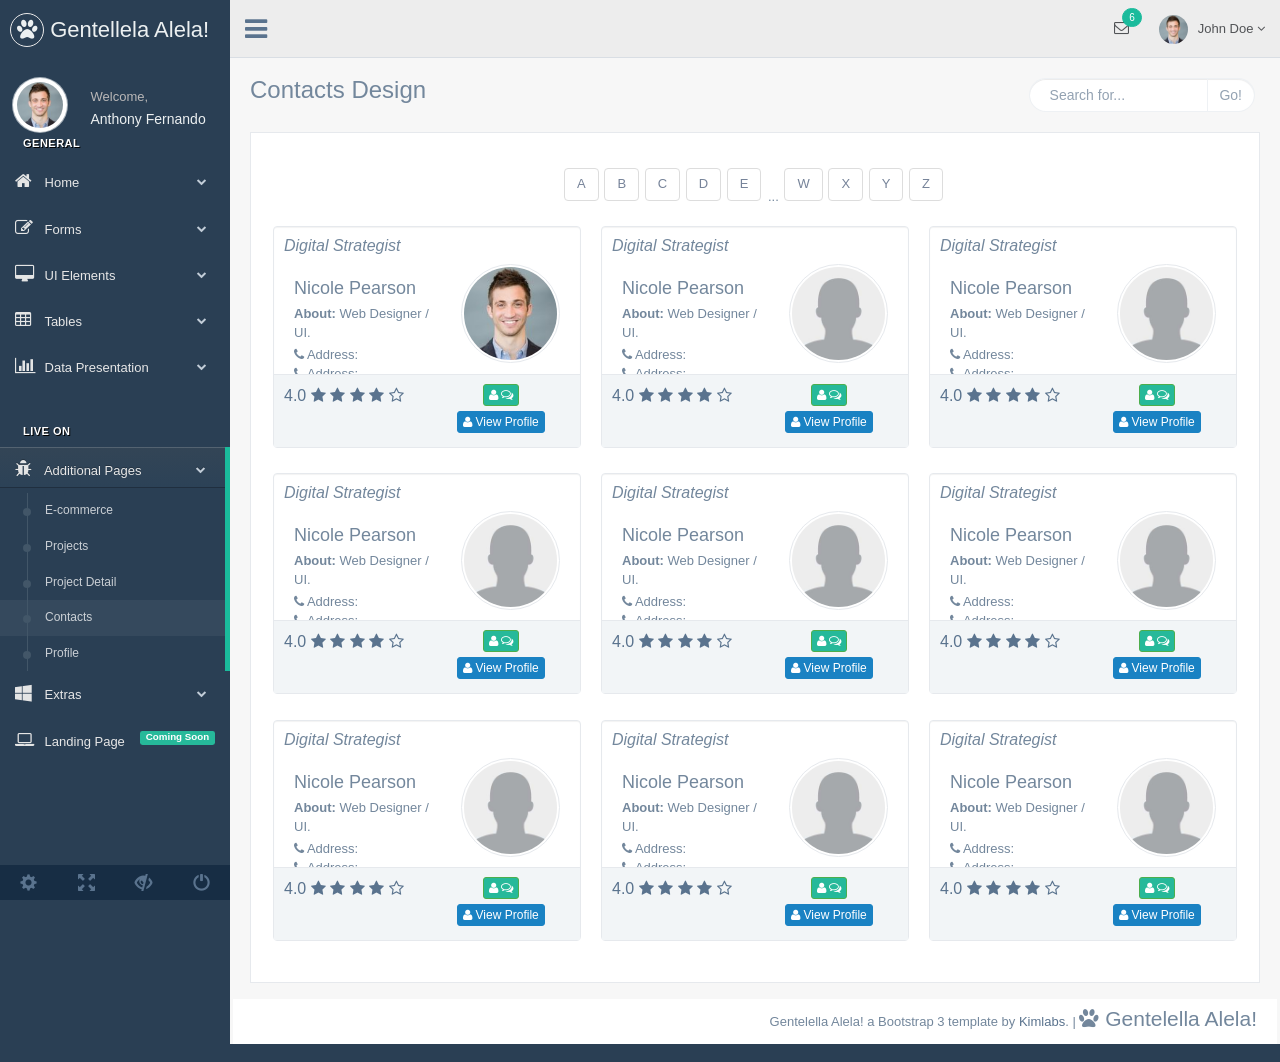
<file: WebContent/CSS/gentelella-master/production/contacts.html>
<!DOCTYPE html>
<html lang="en">

<head>
    <meta http-equiv="Content-Type" content="text/html; charset=UTF-8">
    <!-- Meta, title, CSS, favicons, etc. -->
    <meta charset="utf-8">
    <meta http-equiv="X-UA-Compatible" content="IE=edge">
    <meta name="viewport" content="width=device-width, initial-scale=1">

    <title>Gentallela Alela! | </title>

    <!-- Bootstrap core CSS -->

    <link href="css/bootstrap.min.css" rel="stylesheet">

    <link href="fonts/css/font-awesome.min.css" rel="stylesheet">
    <link href="css/animate.min.css" rel="stylesheet">

    <!-- Custom styling plus plugins -->
    <link href="css/custom.css" rel="stylesheet">
    <link href="css/icheck/flat/green.css" rel="stylesheet">


    <script src="js/jquery.min.js"></script>

    <!--[if lt IE 9]>
        <script src="../assets/js/ie8-responsive-file-warning.js"></script>
        <![endif]-->

    <!-- HTML5 shim and Respond.js for IE8 support of HTML5 elements and media queries -->
    <!--[if lt IE 9]>
          <script src="https://oss.maxcdn.com/html5shiv/3.7.2/html5shiv.min.js"></script>
          <script src="https://oss.maxcdn.com/respond/1.4.2/respond.min.js"></script>
        <![endif]-->

</head>


<body class="nav-md">

    <div class="container body">


        <div class="main_container">

            <div class="col-md-3 left_col">
                <div class="left_col scroll-view">

                    <div class="navbar nav_title" style="border: 0;">
                        <a href="index.html" class="site_title"><i class="fa fa-paw"></i> <span>Gentellela Alela!</span></a>
                    </div>
                    <div class="clearfix"></div>


                    <!-- menu prile quick info -->
                    <div class="profile">
                        <div class="profile_pic">
                            <img src="images/img.jpg" alt="..." class="img-circle profile_img">
                        </div>
                        <div class="profile_info">
                            <span>Welcome,</span>
                            <h2>Anthony Fernando</h2>
                        </div>
                    </div>
                    <!-- /menu prile quick info -->

                    <br />

                    <!-- sidebar menu -->
                    <div id="sidebar-menu" class="main_menu_side hidden-print main_menu">

                        <div class="menu_section">
                            <h3>General</h3>
                            <ul class="nav side-menu">
                                <li><a><i class="fa fa-home"></i> Home <span class="fa fa-chevron-down"></span></a>
                                    <ul class="nav child_menu" style="display: none">
                                        <li><a href="index.html">Dashboard</a>
                                        </li>
                                        <li><a href="index2.html">Dashboard2</a>
                                        </li>
                                        <li><a href="index3.html">Dashboard3</a>
                                        </li>
                                    </ul>
                                </li>
                                <li><a><i class="fa fa-edit"></i> Forms <span class="fa fa-chevron-down"></span></a>
                                    <ul class="nav child_menu" style="display: none">
                                        <li><a href="form.html">General Form</a>
                                        </li>
                                        <li><a href="form_advanced.html">Advanced Components</a>
                                        </li>
                                        <li><a href="form_validation.html">Form Validation</a>
                                        </li>
                                        <li><a href="form_wizards.html">Form Wizard</a>
                                        </li>
                                        <li><a href="form_upload.html">Form Upload</a>
                                        </li>
                                        <li><a href="form_buttons.html">Form Buttons</a>
                                        </li>
                                    </ul>
                                </li>
                                <li><a><i class="fa fa-desktop"></i> UI Elements <span class="fa fa-chevron-down"></span></a>
                                    <ul class="nav child_menu" style="display: none">
                                        <li><a href="general_elements.html">General Elements</a>
                                        </li>
                                        <li><a href="media_gallery.html">Media Gallery</a>
                                        </li>
                                        <li><a href="typography.html">Typography</a>
                                        </li>
                                        <li><a href="icons.html">Icons</a>
                                        </li>
                                        <li><a href="glyphicons.html">Glyphicons</a>
                                        </li>
                                        <li><a href="widgets.html">Widgets</a>
                                        </li>
                                        <li><a href="invoice.html">Invoice</a>
                                        </li>
                                        <li><a href="inbox.html">Inbox</a>
                                        </li>
                                        <li><a href="calender.html">Calender</a>
                                        </li>
                                    </ul>
                                </li>
                                <li><a><i class="fa fa-table"></i> Tables <span class="fa fa-chevron-down"></span></a>
                                    <ul class="nav child_menu" style="display: none">
                                        <li><a href="tables.html">Tables</a>
                                        </li>
                                        <li><a href="tables_dynamic.html">Table Dynamic</a>
                                        </li>
                                    </ul>
                                </li>
                                <li><a><i class="fa fa-bar-chart-o"></i> Data Presentation <span class="fa fa-chevron-down"></span></a>
                                    <ul class="nav child_menu" style="display: none">
                                        <li><a href="chartjs.html">Chart JS</a>
                                        </li>
                                        <li><a href="chartjs2.html">Chart JS2</a>
                                        </li>
                                        <li><a href="morisjs.html">Moris JS</a>
                                        </li>
                                        <li><a href="echarts.html">ECharts </a>
                                        </li>
                                        <li><a href="other_charts.html">Other Charts </a>
                                        </li>
                                    </ul>
                                </li>
                            </ul>
                        </div>
                        <div class="menu_section">
                            <h3>Live On</h3>
                            <ul class="nav side-menu">
                                <li><a><i class="fa fa-bug"></i> Additional Pages <span class="fa fa-chevron-down"></span></a>
                                    <ul class="nav child_menu" style="display: none">
                                        <li><a href="e_commerce.html">E-commerce</a>
                                        </li>
                                        <li><a href="projects.html">Projects</a>
                                        </li>
                                        <li><a href="project_detail.html">Project Detail</a>
                                        </li>
                                        <li><a href="contacts.html">Contacts</a>
                                        </li>
                                        <li><a href="profile.html">Profile</a>
                                        </li>
                                    </ul>
                                </li>
                                <li><a><i class="fa fa-windows"></i> Extras <span class="fa fa-chevron-down"></span></a>
                                    <ul class="nav child_menu" style="display: none">
                                        <li><a href="page_404.html">404 Error</a>
                                        </li>
                                        <li><a href="page_500.html">500 Error</a>
                                        </li>
                                        <li><a href="plain_page.html">Plain Page</a>
                                        </li>
                                        <li><a href="login.html">Login Page</a>
                                        </li>
                                        <li><a href="pricing_tables.html">Pricing Tables</a>
                                        </li>

                                    </ul>
                                </li>
                                <li><a><i class="fa fa-laptop"></i> Landing Page <span class="label label-success pull-right">Coming Soon</span></a>
                                </li>
                            </ul>
                        </div>

                    </div>
                    <!-- /sidebar menu -->

                    <!-- /menu footer buttons -->
                    <div class="sidebar-footer hidden-small">
                        <a data-toggle="tooltip" data-placement="top" title="Settings">
                            <span class="glyphicon glyphicon-cog" aria-hidden="true"></span>
                        </a>
                        <a data-toggle="tooltip" data-placement="top" title="FullScreen">
                            <span class="glyphicon glyphicon-fullscreen" aria-hidden="true"></span>
                        </a>
                        <a data-toggle="tooltip" data-placement="top" title="Lock">
                            <span class="glyphicon glyphicon-eye-close" aria-hidden="true"></span>
                        </a>
                        <a data-toggle="tooltip" data-placement="top" title="Logout">
                            <span class="glyphicon glyphicon-off" aria-hidden="true"></span>
                        </a>
                    </div>
                    <!-- /menu footer buttons -->
                </div>
            </div>

            <!-- top navigation -->
            <div class="top_nav">

                <div class="nav_menu">
                    <nav class="" role="navigation">
                        <div class="nav toggle">
                            <a id="menu_toggle"><i class="fa fa-bars"></i></a>
                        </div>

                        <ul class="nav navbar-nav navbar-right">
                            <li class="">
                                <a href="javascript:;" class="user-profile dropdown-toggle" data-toggle="dropdown" aria-expanded="false">
                                    <img src="images/img.jpg" alt="">John Doe
                                    <span class=" fa fa-angle-down"></span>
                                </a>
                                <ul class="dropdown-menu dropdown-usermenu animated fadeInDown pull-right">
                                    <li><a href="javascript:;">  Profile</a>
                                    </li>
                                    <li>
                                        <a href="javascript:;">
                                            <span class="badge bg-red pull-right">50%</span>
                                            <span>Settings</span>
                                        </a>
                                    </li>
                                    <li>
                                        <a href="javascript:;">Help</a>
                                    </li>
                                    <li><a href="login.html"><i class="fa fa-sign-out pull-right"></i> Log Out</a>
                                    </li>
                                </ul>
                            </li>

                            <li role="presentation" class="dropdown">
                                <a href="javascript:;" class="dropdown-toggle info-number" data-toggle="dropdown" aria-expanded="false">
                                    <i class="fa fa-envelope-o"></i>
                                    <span class="badge bg-green">6</span>
                                </a>
                                <ul id="menu1" class="dropdown-menu list-unstyled msg_list animated fadeInDown" role="menu">
                                    <li>
                                        <a>
                                            <span class="image">
                                        <img src="images/img.jpg" alt="Profile Image" />
                                    </span>
                                            <span>
                                        <span>John Smith</span>
                                            <span class="time">3 mins ago</span>
                                            </span>
                                            <span class="message">
                                        Film festivals used to be do-or-die moments for movie makers. They were where... 
                                    </span>
                                        </a>
                                    </li>
                                    <li>
                                        <a>
                                            <span class="image">
                                        <img src="images/img.jpg" alt="Profile Image" />
                                    </span>
                                            <span>
                                        <span>John Smith</span>
                                            <span class="time">3 mins ago</span>
                                            </span>
                                            <span class="message">
                                        Film festivals used to be do-or-die moments for movie makers. They were where... 
                                    </span>
                                        </a>
                                    </li>
                                    <li>
                                        <a>
                                            <span class="image">
                                        <img src="images/img.jpg" alt="Profile Image" />
                                    </span>
                                            <span>
                                        <span>John Smith</span>
                                            <span class="time">3 mins ago</span>
                                            </span>
                                            <span class="message">
                                        Film festivals used to be do-or-die moments for movie makers. They were where... 
                                    </span>
                                        </a>
                                    </li>
                                    <li>
                                        <a>
                                            <span class="image">
                                        <img src="images/img.jpg" alt="Profile Image" />
                                    </span>
                                            <span>
                                        <span>John Smith</span>
                                            <span class="time">3 mins ago</span>
                                            </span>
                                            <span class="message">
                                        Film festivals used to be do-or-die moments for movie makers. They were where... 
                                    </span>
                                        </a>
                                    </li>
                                    <li>
                                        <div class="text-center">
                                            <a>
                                                <strong>See All Alerts</strong>
                                                <i class="fa fa-angle-right"></i>
                                            </a>
                                        </div>
                                    </li>
                                </ul>
                            </li>

                        </ul>
                    </nav>
                </div>

            </div>
            <!-- /top navigation -->

            <!-- page content -->
            <div class="right_col" role="main">

                <div class="">
                    <div class="page-title">
                        <div class="title_left">
                            <h3>Contacts Design</h3>
                        </div>

                        <div class="title_right">
                            <div class="col-md-5 col-sm-5 col-xs-12 form-group pull-right top_search">
                                <div class="input-group">
                                    <input type="text" class="form-control" placeholder="Search for...">
                                    <span class="input-group-btn">
                            <button class="btn btn-default" type="button">Go!</button>
                        </span>
                                </div>
                            </div>
                        </div>
                    </div>
                    <div class="clearfix"></div>

                    <div class="row">
                        <div class="col-md-12">
                            <div class="x_panel">
                                <div class="x_content">

                                    <div class="row">

                                        <div class="col-md-12 col-sm-12 col-xs-12" style="text-align:center;">
                                            <ul class="pagination pagination-split">
                                                <li><a href="#">A</a>
                                                </li>
                                                <li><a href="#">B</a>
                                                </li>
                                                <li><a href="#">C</a>
                                                </li>
                                                <li><a href="#">D</a>
                                                </li>
                                                <li><a href="#">E</a>
                                                </li>
                                                <li>...</li>
                                                <li><a href="#">W</a>
                                                </li>
                                                <li><a href="#">X</a>
                                                </li>
                                                <li><a href="#">Y</a>
                                                </li>
                                                <li><a href="#">Z</a>
                                                </li>
                                            </ul>
                                        </div>
                                        <div class="clearfix"></div>


                                        <div class="col-md-4 col-sm-4 col-xs-12 animated fadeInDown">
                                            <div class="well profile_view">
                                                <div class="col-sm-12">
                                                    <h4 class="brief"><i>Digital Strategist</i></h4>
                                                    <div class="left col-xs-7">
                                                        <h2>Nicole Pearson</h2>
                                                        <p><strong>About: </strong> Web Designer / UI. </p>
                                                        <ul class="list-unstyled">
                                                            <li><i class="fa fa-phone"></i> Address: </li>
                                                            <li><i class="fa fa-phone"></i> Address: </li>

                                                        </ul>
                                                    </div>
                                                    <div class="right col-xs-5 text-center">
                                                        <img src="images/img.jpg" alt="" class="img-circle img-responsive">
                                                    </div>
                                                </div>
                                                <div class="col-xs-12 bottom text-center">
                                                    <div class="col-xs-12 col-sm-6 emphasis">
                                                        <p class="ratings">
                                                            <a>4.0</a>
                                                            <a href="#"><span class="fa fa-star"></span></a>
                                                            <a href="#"><span class="fa fa-star"></span></a>
                                                            <a href="#"><span class="fa fa-star"></span></a>
                                                            <a href="#"><span class="fa fa-star"></span></a>
                                                            <a href="#"><span class="fa fa-star-o"></span></a>
                                                        </p>
                                                    </div>
                                                    <div class="col-xs-12 col-sm-6 emphasis">
                                                        <button type="button" class="btn btn-success btn-xs"> <i class="fa fa-user">
                                                            </i> <i class="fa fa-comments-o"></i> </button>
                                                        <button type="button" class="btn btn-primary btn-xs"> <i class="fa fa-user">
                                                            </i> View Profile </button>
                                                    </div>
                                                </div>
                                            </div>
                                        </div>

                                        <div class="col-md-4 col-sm-4 col-xs-12 animated fadeInDown">
                                            <div class="well profile_view">
                                                <div class="col-sm-12">
                                                    <h4 class="brief"><i>Digital Strategist</i></h4>
                                                    <div class="left col-xs-7">
                                                        <h2>Nicole Pearson</h2>
                                                        <p><strong>About: </strong> Web Designer / UI. </p>
                                                        <ul class="list-unstyled">
                                                            <li><i class="fa fa-phone"></i> Address: </li>
                                                            <li><i class="fa fa-phone"></i> Address: </li>

                                                        </ul>
                                                    </div>
                                                    <div class="right col-xs-5 text-center">
                                                        <img src="images/user.png" alt="" class="img-circle img-responsive">
                                                    </div>
                                                </div>
                                                <div class="col-xs-12 bottom text-center">
                                                    <div class="col-xs-12 col-sm-6 emphasis">
                                                        <p class="ratings">
                                                            <a>4.0</a>
                                                            <a href="#"><span class="fa fa-star"></span></a>
                                                            <a href="#"><span class="fa fa-star"></span></a>
                                                            <a href="#"><span class="fa fa-star"></span></a>
                                                            <a href="#"><span class="fa fa-star"></span></a>
                                                            <a href="#"><span class="fa fa-star-o"></span></a>
                                                        </p>
                                                    </div>
                                                    <div class="col-xs-12 col-sm-6 emphasis">
                                                        <button type="button" class="btn btn-success btn-xs"> <i class="fa fa-user">
                                                            </i> <i class="fa fa-comments-o"></i> </button>
                                                        <button type="button" class="btn btn-primary btn-xs"> <i class="fa fa-user">
                                                            </i> View Profile </button>
                                                    </div>
                                                </div>
                                            </div>
                                        </div>

                                        <div class="col-md-4 col-sm-4 col-xs-12 animated fadeInDown">
                                            <div class="well profile_view">
                                                <div class="col-sm-12">
                                                    <h4 class="brief"><i>Digital Strategist</i></h4>
                                                    <div class="left col-xs-7">
                                                        <h2>Nicole Pearson</h2>
                                                        <p><strong>About: </strong> Web Designer / UI. </p>
                                                        <ul class="list-unstyled">
                                                            <li><i class="fa fa-phone"></i> Address: </li>
                                                            <li><i class="fa fa-phone"></i> Address: </li>

                                                        </ul>
                                                    </div>
                                                    <div class="right col-xs-5 text-center">
                                                        <img src="images/user.png" alt="" class="img-circle img-responsive">
                                                    </div>
                                                </div>
                                                <div class="col-xs-12 bottom text-center">
                                                    <div class="col-xs-12 col-sm-6 emphasis">
                                                        <p class="ratings">
                                                            <a>4.0</a>
                                                            <a href="#"><span class="fa fa-star"></span></a>
                                                            <a href="#"><span class="fa fa-star"></span></a>
                                                            <a href="#"><span class="fa fa-star"></span></a>
                                                            <a href="#"><span class="fa fa-star"></span></a>
                                                            <a href="#"><span class="fa fa-star-o"></span></a>
                                                        </p>
                                                    </div>
                                                    <div class="col-xs-12 col-sm-6 emphasis">
                                                        <button type="button" class="btn btn-success btn-xs"> <i class="fa fa-user">
                                                            </i> <i class="fa fa-comments-o"></i> </button>
                                                        <button type="button" class="btn btn-primary btn-xs"> <i class="fa fa-user">
                                                            </i> View Profile </button>
                                                    </div>
                                                </div>
                                            </div>
                                        </div>

                                        <div class="col-md-4 col-sm-4 col-xs-12 animated fadeInDown">
                                            <div class="well profile_view">
                                                <div class="col-sm-12">
                                                    <h4 class="brief"><i>Digital Strategist</i></h4>
                                                    <div class="left col-xs-7">
                                                        <h2>Nicole Pearson</h2>
                                                        <p><strong>About: </strong> Web Designer / UI. </p>
                                                        <ul class="list-unstyled">
                                                            <li><i class="fa fa-phone"></i> Address: </li>
                                                            <li><i class="fa fa-phone"></i> Address: </li>

                                                        </ul>
                                                    </div>
                                                    <div class="right col-xs-5 text-center">
                                                        <img src="images/user.png" alt="" class="img-circle img-responsive">
                                                    </div>
                                                </div>
                                                <div class="col-xs-12 bottom text-center">
                                                    <div class="col-xs-12 col-sm-6 emphasis">
                                                        <p class="ratings">
                                                            <a>4.0</a>
                                                            <a href="#"><span class="fa fa-star"></span></a>
                                                            <a href="#"><span class="fa fa-star"></span></a>
                                                            <a href="#"><span class="fa fa-star"></span></a>
                                                            <a href="#"><span class="fa fa-star"></span></a>
                                                            <a href="#"><span class="fa fa-star-o"></span></a>
                                                        </p>
                                                    </div>
                                                    <div class="col-xs-12 col-sm-6 emphasis">
                                                        <button type="button" class="btn btn-success btn-xs"> <i class="fa fa-user">
                                                            </i> <i class="fa fa-comments-o"></i> </button>
                                                        <button type="button" class="btn btn-primary btn-xs"> <i class="fa fa-user">
                                                            </i> View Profile </button>
                                                    </div>
                                                </div>
                                            </div>
                                        </div>

                                        <div class="col-md-4 col-sm-4 col-xs-12 animated fadeInDown">
                                            <div class="well profile_view">
                                                <div class="col-sm-12">
                                                    <h4 class="brief"><i>Digital Strategist</i></h4>
                                                    <div class="left col-xs-7">
                                                        <h2>Nicole Pearson</h2>
                                                        <p><strong>About: </strong> Web Designer / UI. </p>
                                                        <ul class="list-unstyled">
                                                            <li><i class="fa fa-phone"></i> Address: </li>
                                                            <li><i class="fa fa-phone"></i> Address: </li>

                                                        </ul>
                                                    </div>
                                                    <div class="right col-xs-5 text-center">
                                                        <img src="images/user.png" alt="" class="img-circle img-responsive">
                                                    </div>
                                                </div>
                                                <div class="col-xs-12 bottom text-center">
                                                    <div class="col-xs-12 col-sm-6 emphasis">
                                                        <p class="ratings">
                                                            <a>4.0</a>
                                                            <a href="#"><span class="fa fa-star"></span></a>
                                                            <a href="#"><span class="fa fa-star"></span></a>
                                                            <a href="#"><span class="fa fa-star"></span></a>
                                                            <a href="#"><span class="fa fa-star"></span></a>
                                                            <a href="#"><span class="fa fa-star-o"></span></a>
                                                        </p>
                                                    </div>
                                                    <div class="col-xs-12 col-sm-6 emphasis">
                                                        <button type="button" class="btn btn-success btn-xs"> <i class="fa fa-user">
                                                            </i> <i class="fa fa-comments-o"></i> </button>
                                                        <button type="button" class="btn btn-primary btn-xs"> <i class="fa fa-user">
                                                            </i> View Profile </button>
                                                    </div>
                                                </div>
                                            </div>
                                        </div>

                                        <div class="col-md-4 col-sm-4 col-xs-12 animated fadeInDown">
                                            <div class="well profile_view">
                                                <div class="col-sm-12">
                                                    <h4 class="brief"><i>Digital Strategist</i></h4>
                                                    <div class="left col-xs-7">
                                                        <h2>Nicole Pearson</h2>
                                                        <p><strong>About: </strong> Web Designer / UI. </p>
                                                        <ul class="list-unstyled">
                                                            <li><i class="fa fa-phone"></i> Address: </li>
                                                            <li><i class="fa fa-phone"></i> Address: </li>

                                                        </ul>
                                                    </div>
                                                    <div class="right col-xs-5 text-center">
                                                        <img src="images/user.png" alt="" class="img-circle img-responsive">
                                                    </div>
                                                </div>
                                                <div class="col-xs-12 bottom text-center">
                                                    <div class="col-xs-12 col-sm-6 emphasis">
                                                        <p class="ratings">
                                                            <a>4.0</a>
                                                            <a href="#"><span class="fa fa-star"></span></a>
                                                            <a href="#"><span class="fa fa-star"></span></a>
                                                            <a href="#"><span class="fa fa-star"></span></a>
                                                            <a href="#"><span class="fa fa-star"></span></a>
                                                            <a href="#"><span class="fa fa-star-o"></span></a>
                                                        </p>
                                                    </div>
                                                    <div class="col-xs-12 col-sm-6 emphasis">
                                                        <button type="button" class="btn btn-success btn-xs"> <i class="fa fa-user">
                                                            </i> <i class="fa fa-comments-o"></i> </button>
                                                        <button type="button" class="btn btn-primary btn-xs"> <i class="fa fa-user">
                                                            </i> View Profile </button>
                                                    </div>
                                                </div>
                                            </div>
                                        </div>

                                        <div class="col-md-4 col-sm-4 col-xs-12 animated fadeInDown">
                                            <div class="well profile_view">
                                                <div class="col-sm-12">
                                                    <h4 class="brief"><i>Digital Strategist</i></h4>
                                                    <div class="left col-xs-7">
                                                        <h2>Nicole Pearson</h2>
                                                        <p><strong>About: </strong> Web Designer / UI. </p>
                                                        <ul class="list-unstyled">
                                                            <li><i class="fa fa-phone"></i> Address: </li>
                                                            <li><i class="fa fa-phone"></i> Address: </li>

                                                        </ul>
                                                    </div>
                                                    <div class="right col-xs-5 text-center">
                                                        <img src="images/user.png" alt="" class="img-circle img-responsive">
                                                    </div>
                                                </div>
                                                <div class="col-xs-12 bottom text-center">
                                                    <div class="col-xs-12 col-sm-6 emphasis">
                                                        <p class="ratings">
                                                            <a>4.0</a>
                                                            <a href="#"><span class="fa fa-star"></span></a>
                                                            <a href="#"><span class="fa fa-star"></span></a>
                                                            <a href="#"><span class="fa fa-star"></span></a>
                                                            <a href="#"><span class="fa fa-star"></span></a>
                                                            <a href="#"><span class="fa fa-star-o"></span></a>
                                                        </p>
                                                    </div>
                                                    <div class="col-xs-12 col-sm-6 emphasis">
                                                        <button type="button" class="btn btn-success btn-xs"> <i class="fa fa-user">
                                                            </i> <i class="fa fa-comments-o"></i> </button>
                                                        <button type="button" class="btn btn-primary btn-xs"> <i class="fa fa-user">
                                                            </i> View Profile </button>
                                                    </div>
                                                </div>
                                            </div>
                                        </div>

                                        <div class="col-md-4 col-sm-4 col-xs-12 animated fadeInDown">
                                            <div class="well profile_view">
                                                <div class="col-sm-12">
                                                    <h4 class="brief"><i>Digital Strategist</i></h4>
                                                    <div class="left col-xs-7">
                                                        <h2>Nicole Pearson</h2>
                                                        <p><strong>About: </strong> Web Designer / UI. </p>
                                                        <ul class="list-unstyled">
                                                            <li><i class="fa fa-phone"></i> Address: </li>
                                                            <li><i class="fa fa-phone"></i> Address: </li>

                                                        </ul>
                                                    </div>
                                                    <div class="right col-xs-5 text-center">
                                                        <img src="images/user.png" alt="" class="img-circle img-responsive">
                                                    </div>
                                                </div>
                                                <div class="col-xs-12 bottom text-center">
                                                    <div class="col-xs-12 col-sm-6 emphasis">
                                                        <p class="ratings">
                                                            <a>4.0</a>
                                                            <a href="#"><span class="fa fa-star"></span></a>
                                                            <a href="#"><span class="fa fa-star"></span></a>
                                                            <a href="#"><span class="fa fa-star"></span></a>
                                                            <a href="#"><span class="fa fa-star"></span></a>
                                                            <a href="#"><span class="fa fa-star-o"></span></a>
                                                        </p>
                                                    </div>
                                                    <div class="col-xs-12 col-sm-6 emphasis">
                                                        <button type="button" class="btn btn-success btn-xs"> <i class="fa fa-user">
                                                            </i> <i class="fa fa-comments-o"></i> </button>
                                                        <button type="button" class="btn btn-primary btn-xs"> <i class="fa fa-user">
                                                            </i> View Profile </button>
                                                    </div>
                                                </div>
                                            </div>
                                        </div>

                                        <div class="col-md-4 col-sm-4 col-xs-12 animated fadeInDown">
                                            <div class="well profile_view">
                                                <div class="col-sm-12">
                                                    <h4 class="brief"><i>Digital Strategist</i></h4>
                                                    <div class="left col-xs-7">
                                                        <h2>Nicole Pearson</h2>
                                                        <p><strong>About: </strong> Web Designer / UI. </p>
                                                        <ul class="list-unstyled">
                                                            <li><i class="fa fa-phone"></i> Address: </li>
                                                            <li><i class="fa fa-phone"></i> Address: </li>

                                                        </ul>
                                                    </div>
                                                    <div class="right col-xs-5 text-center">
                                                        <img src="images/user.png" alt="" class="img-circle img-responsive">
                                                    </div>
                                                </div>
                                                <div class="col-xs-12 bottom text-center">
                                                    <div class="col-xs-12 col-sm-6 emphasis">
                                                        <p class="ratings">
                                                            <a>4.0</a>
                                                            <a href="#"><span class="fa fa-star"></span></a>
                                                            <a href="#"><span class="fa fa-star"></span></a>
                                                            <a href="#"><span class="fa fa-star"></span></a>
                                                            <a href="#"><span class="fa fa-star"></span></a>
                                                            <a href="#"><span class="fa fa-star-o"></span></a>
                                                        </p>
                                                    </div>
                                                    <div class="col-xs-12 col-sm-6 emphasis">
                                                        <button type="button" class="btn btn-success btn-xs"> <i class="fa fa-user">
                                                            </i> <i class="fa fa-comments-o"></i> </button>
                                                        <button type="button" class="btn btn-primary btn-xs"> <i class="fa fa-user">
                                                            </i> View Profile </button>
                                                    </div>
                                                </div>
                                            </div>
                                        </div>
                                    </div>

                                </div>
                            </div>
                        </div>
                    </div>
                </div>

                <!-- footer content -->
                <footer>
                    <div class="">
                        <p class="pull-right">Gentelella Alela! a Bootstrap 3 template by <a>Kimlabs</a>. |
                            <span class="lead"> <i class="fa fa-paw"></i> Gentelella Alela!</span>
                        </p>
                    </div>
                    <div class="clearfix"></div>
                </footer>
                <!-- /footer content -->

            </div>
            <!-- /page content -->
        </div>

    </div>

    <div id="custom_notifications" class="custom-notifications dsp_none">
        <ul class="list-unstyled notifications clearfix" data-tabbed_notifications="notif-group">
        </ul>
        <div class="clearfix"></div>
        <div id="notif-group" class="tabbed_notifications"></div>
    </div>

    <script src="js/bootstrap.min.js"></script>

    <!-- chart js -->
    <script src="js/chartjs/chart.min.js"></script>
    <!-- bootstrap progress js -->
    <script src="js/progressbar/bootstrap-progressbar.min.js"></script>
    <script src="js/nicescroll/jquery.nicescroll.min.js"></script>
    <!-- icheck -->
    <script src="js/icheck/icheck.min.js"></script>

    <script src="js/custom.js"></script>

</body>

</html>
</file>
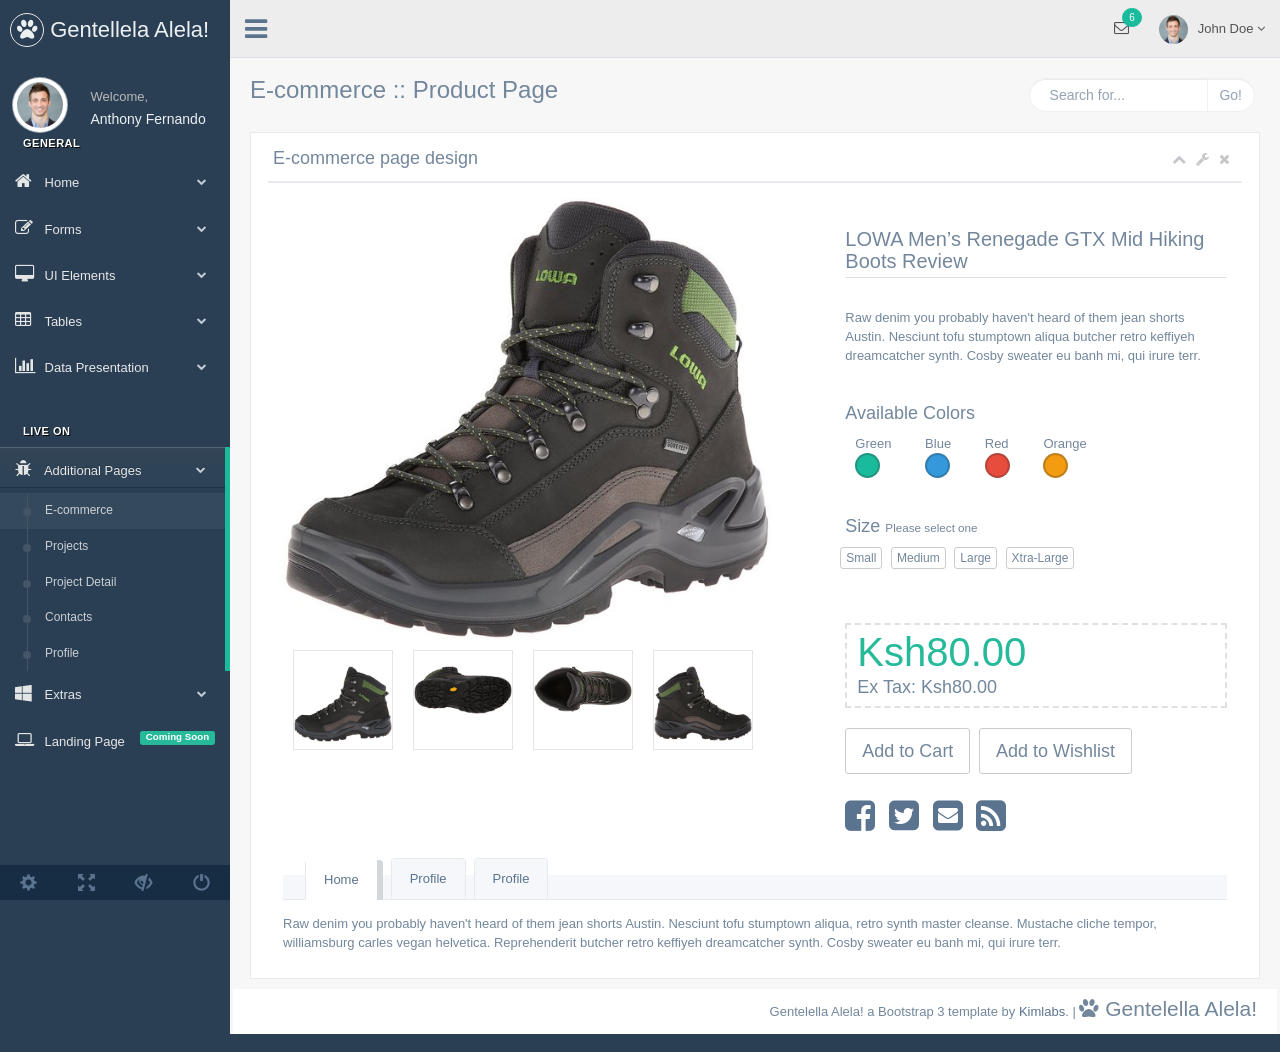
<file: WebContent/CSS/gentelella-master/production/e_commerce.html>
<!DOCTYPE html>
<html lang="en">

<head>
    <meta http-equiv="Content-Type" content="text/html; charset=UTF-8">
    <!-- Meta, title, CSS, favicons, etc. -->
    <meta charset="utf-8">
    <meta http-equiv="X-UA-Compatible" content="IE=edge">
    <meta name="viewport" content="width=device-width, initial-scale=1">

    <title>Gentallela Alela! | </title>

    <!-- Bootstrap core CSS -->

    <link href="css/bootstrap.min.css" rel="stylesheet">

    <link href="fonts/css/font-awesome.min.css" rel="stylesheet">
    <link href="css/animate.min.css" rel="stylesheet">

    <!-- Custom styling plus plugins -->
    <link href="css/custom.css" rel="stylesheet">
    <link href="css/icheck/flat/green.css" rel="stylesheet">


    <script src="js/jquery.min.js"></script>

    <!--[if lt IE 9]>
        <script src="../assets/js/ie8-responsive-file-warning.js"></script>
        <![endif]-->

    <!-- HTML5 shim and Respond.js for IE8 support of HTML5 elements and media queries -->
    <!--[if lt IE 9]>
          <script src="https://oss.maxcdn.com/html5shiv/3.7.2/html5shiv.min.js"></script>
          <script src="https://oss.maxcdn.com/respond/1.4.2/respond.min.js"></script>
        <![endif]-->

</head>


<body class="nav-md">

    <div class="container body">


        <div class="main_container">

            <div class="col-md-3 left_col">
                <div class="left_col scroll-view">

                    <div class="navbar nav_title" style="border: 0;">
                        <a href="index.html" class="site_title"><i class="fa fa-paw"></i> <span>Gentellela Alela!</span></a>
                    </div>
                    <div class="clearfix"></div>


                    <!-- menu prile quick info -->
                    <div class="profile">
                        <div class="profile_pic">
                            <img src="images/img.jpg" alt="..." class="img-circle profile_img">
                        </div>
                        <div class="profile_info">
                            <span>Welcome,</span>
                            <h2>Anthony Fernando</h2>
                        </div>
                    </div>
                    <!-- /menu prile quick info -->

                    <br />

                    <!-- sidebar menu -->
                    <div id="sidebar-menu" class="main_menu_side hidden-print main_menu">

                        <div class="menu_section">
                            <h3>General</h3>
                            <ul class="nav side-menu">
                                <li><a><i class="fa fa-home"></i> Home <span class="fa fa-chevron-down"></span></a>
                                    <ul class="nav child_menu" style="display: none">
                                        <li><a href="index.html">Dashboard</a>
                                        </li>
                                        <li><a href="index2.html">Dashboard2</a>
                                        </li>
                                        <li><a href="index3.html">Dashboard3</a>
                                        </li>
                                    </ul>
                                </li>
                                <li><a><i class="fa fa-edit"></i> Forms <span class="fa fa-chevron-down"></span></a>
                                    <ul class="nav child_menu" style="display: none">
                                        <li><a href="form.html">General Form</a>
                                        </li>
                                        <li><a href="form_advanced.html">Advanced Components</a>
                                        </li>
                                        <li><a href="form_validation.html">Form Validation</a>
                                        </li>
                                        <li><a href="form_wizards.html">Form Wizard</a>
                                        </li>
                                        <li><a href="form_upload.html">Form Upload</a>
                                        </li>
                                        <li><a href="form_buttons.html">Form Buttons</a>
                                        </li>
                                    </ul>
                                </li>
                                <li><a><i class="fa fa-desktop"></i> UI Elements <span class="fa fa-chevron-down"></span></a>
                                    <ul class="nav child_menu" style="display: none">
                                        <li><a href="general_elements.html">General Elements</a>
                                        </li>
                                        <li><a href="media_gallery.html">Media Gallery</a>
                                        </li>
                                        <li><a href="typography.html">Typography</a>
                                        </li>
                                        <li><a href="icons.html">Icons</a>
                                        </li>
                                        <li><a href="glyphicons.html">Glyphicons</a>
                                        </li>
                                        <li><a href="widgets.html">Widgets</a>
                                        </li>
                                        <li><a href="invoice.html">Invoice</a>
                                        </li>
                                        <li><a href="inbox.html">Inbox</a>
                                        </li>
                                        <li><a href="calender.html">Calender</a>
                                        </li>
                                    </ul>
                                </li>
                                <li><a><i class="fa fa-table"></i> Tables <span class="fa fa-chevron-down"></span></a>
                                    <ul class="nav child_menu" style="display: none">
                                        <li><a href="tables.html">Tables</a>
                                        </li>
                                        <li><a href="tables_dynamic.html">Table Dynamic</a>
                                        </li>
                                    </ul>
                                </li>
                                <li><a><i class="fa fa-bar-chart-o"></i> Data Presentation <span class="fa fa-chevron-down"></span></a>
                                    <ul class="nav child_menu" style="display: none">
                                        <li><a href="chartjs.html">Chart JS</a>
                                        </li>
                                        <li><a href="chartjs2.html">Chart JS2</a>
                                        </li>
                                        <li><a href="morisjs.html">Moris JS</a>
                                        </li>
                                        <li><a href="echarts.html">ECharts </a>
                                        </li>
                                        <li><a href="other_charts.html">Other Charts </a>
                                        </li>
                                    </ul>
                                </li>
                            </ul>
                        </div>
                        <div class="menu_section">
                            <h3>Live On</h3>
                            <ul class="nav side-menu">
                                <li><a><i class="fa fa-bug"></i> Additional Pages <span class="fa fa-chevron-down"></span></a>
                                    <ul class="nav child_menu" style="display: none">
                                        <li><a href="e_commerce.html">E-commerce</a>
                                        </li>
                                        <li><a href="projects.html">Projects</a>
                                        </li>
                                        <li><a href="project_detail.html">Project Detail</a>
                                        </li>
                                        <li><a href="contacts.html">Contacts</a>
                                        </li>
                                        <li><a href="profile.html">Profile</a>
                                        </li>
                                    </ul>
                                </li>
                                <li><a><i class="fa fa-windows"></i> Extras <span class="fa fa-chevron-down"></span></a>
                                    <ul class="nav child_menu" style="display: none">
                                        <li><a href="page_404.html">404 Error</a>
                                        </li>
                                        <li><a href="page_500.html">500 Error</a>
                                        </li>
                                        <li><a href="plain_page.html">Plain Page</a>
                                        </li>
                                        <li><a href="login.html">Login Page</a>
                                        </li>
                                        <li><a href="pricing_tables.html">Pricing Tables</a>
                                        </li>

                                    </ul>
                                </li>
                                <li><a><i class="fa fa-laptop"></i> Landing Page <span class="label label-success pull-right">Coming Soon</span></a>
                                </li>
                            </ul>
                        </div>

                    </div>
                    <!-- /sidebar menu -->

                    <!-- /menu footer buttons -->
                    <div class="sidebar-footer hidden-small">
                        <a data-toggle="tooltip" data-placement="top" title="Settings">
                            <span class="glyphicon glyphicon-cog" aria-hidden="true"></span>
                        </a>
                        <a data-toggle="tooltip" data-placement="top" title="FullScreen">
                            <span class="glyphicon glyphicon-fullscreen" aria-hidden="true"></span>
                        </a>
                        <a data-toggle="tooltip" data-placement="top" title="Lock">
                            <span class="glyphicon glyphicon-eye-close" aria-hidden="true"></span>
                        </a>
                        <a data-toggle="tooltip" data-placement="top" title="Logout">
                            <span class="glyphicon glyphicon-off" aria-hidden="true"></span>
                        </a>
                    </div>
                    <!-- /menu footer buttons -->
                </div>
            </div>

            <!-- top navigation -->
            <div class="top_nav">

                <div class="nav_menu">
                    <nav class="" role="navigation">
                        <div class="nav toggle">
                            <a id="menu_toggle"><i class="fa fa-bars"></i></a>
                        </div>

                        <ul class="nav navbar-nav navbar-right">
                            <li class="">
                                <a href="javascript:;" class="user-profile dropdown-toggle" data-toggle="dropdown" aria-expanded="false">
                                    <img src="images/img.jpg" alt="">John Doe
                                    <span class=" fa fa-angle-down"></span>
                                </a>
                                <ul class="dropdown-menu dropdown-usermenu animated fadeInDown pull-right">
                                    <li><a href="javascript:;">  Profile</a>
                                    </li>
                                    <li>
                                        <a href="javascript:;">
                                            <span class="badge bg-red pull-right">50%</span>
                                            <span>Settings</span>
                                        </a>
                                    </li>
                                    <li>
                                        <a href="javascript:;">Help</a>
                                    </li>
                                    <li><a href="login.html"><i class="fa fa-sign-out pull-right"></i> Log Out</a>
                                    </li>
                                </ul>
                            </li>

                            <li role="presentation" class="dropdown">
                                <a href="javascript:;" class="dropdown-toggle info-number" data-toggle="dropdown" aria-expanded="false">
                                    <i class="fa fa-envelope-o"></i>
                                    <span class="badge bg-green">6</span>
                                </a>
                                <ul id="menu1" class="dropdown-menu list-unstyled msg_list animated fadeInDown" role="menu">
                                    <li>
                                        <a>
                                            <span class="image">
                                        <img src="images/img.jpg" alt="Profile Image" />
                                    </span>
                                            <span>
                                        <span>John Smith</span>
                                            <span class="time">3 mins ago</span>
                                            </span>
                                            <span class="message">
                                        Film festivals used to be do-or-die moments for movie makers. They were where... 
                                    </span>
                                        </a>
                                    </li>
                                    <li>
                                        <a>
                                            <span class="image">
                                        <img src="images/img.jpg" alt="Profile Image" />
                                    </span>
                                            <span>
                                        <span>John Smith</span>
                                            <span class="time">3 mins ago</span>
                                            </span>
                                            <span class="message">
                                        Film festivals used to be do-or-die moments for movie makers. They were where... 
                                    </span>
                                        </a>
                                    </li>
                                    <li>
                                        <a>
                                            <span class="image">
                                        <img src="images/img.jpg" alt="Profile Image" />
                                    </span>
                                            <span>
                                        <span>John Smith</span>
                                            <span class="time">3 mins ago</span>
                                            </span>
                                            <span class="message">
                                        Film festivals used to be do-or-die moments for movie makers. They were where... 
                                    </span>
                                        </a>
                                    </li>
                                    <li>
                                        <a>
                                            <span class="image">
                                        <img src="images/img.jpg" alt="Profile Image" />
                                    </span>
                                            <span>
                                        <span>John Smith</span>
                                            <span class="time">3 mins ago</span>
                                            </span>
                                            <span class="message">
                                        Film festivals used to be do-or-die moments for movie makers. They were where... 
                                    </span>
                                        </a>
                                    </li>
                                    <li>
                                        <div class="text-center">
                                            <a>
                                                <strong>See All Alerts</strong>
                                                <i class="fa fa-angle-right"></i>
                                            </a>
                                        </div>
                                    </li>
                                </ul>
                            </li>

                        </ul>
                    </nav>
                </div>

            </div>
            <!-- /top navigation -->

            <!-- page content -->
            <div class="right_col" role="main">

                <div class="">
                    <div class="page-title">
                        <div class="title_left">
                            <h3>E-commerce :: Product Page</h3>
                        </div>

                        <div class="title_right">
                            <div class="col-md-5 col-sm-5 col-xs-12 form-group pull-right top_search">
                                <div class="input-group">
                                    <input type="text" class="form-control" placeholder="Search for...">
                                    <span class="input-group-btn">
                            <button class="btn btn-default" type="button">Go!</button>
                        </span>
                                </div>
                            </div>
                        </div>
                    </div>
                    <div class="clearfix"></div>

                    <div class="row">
                        <div class="col-md-12 col-sm-12 col-xs-12">
                            <div class="x_panel">
                                <div class="x_title">
                                    <h2>E-commerce page design</h2>
                                    <ul class="nav navbar-right panel_toolbox">
                                        <li><a href="#"><i class="fa fa-chevron-up"></i></a>
                                        </li>
                                        <li class="dropdown">
                                            <a href="#" class="dropdown-toggle" data-toggle="dropdown" role="button" aria-expanded="false"><i class="fa fa-wrench"></i></a>
                                            <ul class="dropdown-menu" role="menu">
                                                <li><a href="#">Settings 1</a>
                                                </li>
                                                <li><a href="#">Settings 2</a>
                                                </li>
                                            </ul>
                                        </li>
                                        <li><a href="#"><i class="fa fa-close"></i></a>
                                        </li>
                                    </ul>
                                    <div class="clearfix"></div>
                                </div>
                                <div class="x_content">

                                    <div class="col-md-7 col-sm-7 col-xs-12">
                                        <div class="product-image">
                                            <img src="images/prod1.jpg" alt="..." />
                                        </div>
                                        <div class="product_gallery">
                                            <a>
                                                <img src="images/prod2.jpg" alt="..." />
                                            </a>
                                            <a>
                                                <img src="images/prod3.jpg" alt="..." />
                                            </a>
                                            <a>
                                                <img src="images/prod4.jpg" alt="..." />
                                            </a>
                                            <a>
                                                <img src="images/prod5.jpg" alt="..." />
                                            </a>
                                        </div>
                                    </div>

                                    <div class="col-md-5 col-sm-5 col-xs-12" style="border:0px solid #e5e5e5;">

                                        <h3 class="prod_title">LOWA Men’s Renegade GTX Mid Hiking Boots Review</h3>

                                        <p>Raw denim you probably haven't heard of them jean shorts Austin. Nesciunt tofu stumptown aliqua butcher retro keffiyeh dreamcatcher synth. Cosby sweater eu banh mi, qui irure terr.</p>
                                        <br />

                                        <div class="">
                                            <h2>Available Colors</h2>
                                            <ul class="list-inline prod_color">
                                                <li>
                                                    <p>Green</p>
                                                    <div class="color bg-green"></div>
                                                </li>
                                                <li>
                                                    <p>Blue</p>
                                                    <div class="color bg-blue"></div>
                                                </li>
                                                <li>
                                                    <p>Red</p>
                                                    <div class="color bg-red"></div>
                                                </li>
                                                <li>
                                                    <p>Orange</p>
                                                    <div class="color bg-orange"></div>
                                                </li>

                                            </ul>
                                        </div>
                                        <br />

                                        <div class="">
                                            <h2>Size <small>Please select one</small></h2>
                                            <ul class="list-inline prod_size">
                                                <li>
                                                    <button type="button" class="btn btn-default btn-xs">Small</button>
                                                </li>
                                                <li>
                                                    <button type="button" class="btn btn-default btn-xs">Medium</button>
                                                </li>
                                                <li>
                                                    <button type="button" class="btn btn-default btn-xs">Large</button>
                                                </li>
                                                <li>
                                                    <button type="button" class="btn btn-default btn-xs">Xtra-Large</button>
                                                </li>
                                            </ul>
                                        </div>
                                        <br />

                                        <div class="">
                                            <div class="product_price">
                                                <h1 class="price">Ksh80.00</h1>
                                                <span class="price-tax">Ex Tax: Ksh80.00</span>
                                                <br>
                                            </div>
                                        </div>

                                        <div class="">
                                            <button type="button" class="btn btn-default btn-lg">Add to Cart</button>
                                            <button type="button" class="btn btn-default btn-lg">Add to Wishlist</button>
                                        </div>

                                        <div class="product_social">
                                            <ul class="list-inline">
                                                <li><a href="#"><i class="fa fa-facebook-square"></i></a>
                                                </li>
                                                <li><a href="#"><i class="fa fa-twitter-square"></i></a>
                                                </li>
                                                <li><a href="#"><i class="fa fa-envelope-square"></i></a>
                                                </li>
                                                <li><a href="#"><i class="fa fa-rss-square"></i></a>
                                                </li>
                                            </ul>
                                        </div>

                                    </div>


                                    <div class="col-md-12">

                                        <div class="" role="tabpanel" data-example-id="togglable-tabs">
                                            <ul id="myTab" class="nav nav-tabs bar_tabs" role="tablist">
                                                <li role="presentation" class="active"><a href="#tab_content1" id="home-tab" role="tab" data-toggle="tab" aria-expanded="true">Home</a>
                                                </li>
                                                <li role="presentation" class=""><a href="#tab_content2" role="tab" id="profile-tab" data-toggle="tab" aria-expanded="false">Profile</a>
                                                </li>
                                                <li role="presentation" class=""><a href="#tab_content3" role="tab" id="profile-tab2" data-toggle="tab"  aria-expanded="false">Profile</a>
                                                </li>
                                            </ul>
                                            <div id="myTabContent" class="tab-content">
                                                <div role="tabpanel" class="tab-pane fade active in" id="tab_content1" aria-labelledby="home-tab">
                                                    <p>Raw denim you probably haven't heard of them jean shorts Austin. Nesciunt tofu stumptown aliqua, retro synth master cleanse. Mustache cliche tempor, williamsburg carles vegan helvetica. Reprehenderit butcher retro keffiyeh dreamcatcher synth. Cosby sweater eu banh mi, qui irure terr.</p>
                                                </div>
                                                <div role="tabpanel" class="tab-pane fade" id="tab_content2" aria-labelledby="profile-tab">
                                                    <p>Food truck fixie locavore, accusamus mcsweeney's marfa nulla single-origin coffee squid. Exercitation +1 labore velit, blog sartorial PBR leggings next level wes anderson artisan four loko farm-to-table craft beer twee. Qui photo booth letterpress, commodo enim craft beer mlkshk aliquip</p>
                                                </div>
                                                <div role="tabpanel" class="tab-pane fade" id="tab_content3" aria-labelledby="profile-tab">
                                                    <p>xxFood truck fixie locavore, accusamus mcsweeney's marfa nulla single-origin coffee squid. Exercitation +1 labore velit, blog sartorial PBR leggings next level wes anderson artisan four loko farm-to-table craft beer twee. Qui photo booth letterpress, commodo enim craft beer mlkshk </p>
                                                </div>
                                            </div>
                                        </div>

                                    </div>
                                </div>
                            </div>
                        </div>
                    </div>
                </div>

                <!-- footer content -->
                <footer>
                    <div class="">
                        <p class="pull-right">Gentelella Alela! a Bootstrap 3 template by <a>Kimlabs</a>. |
                            <span class="lead"> <i class="fa fa-paw"></i> Gentelella Alela!</span>
                        </p>
                    </div>
                    <div class="clearfix"></div>
                </footer>
                <!-- /footer content -->

            </div>
            <!-- /page content -->
        </div>

    </div>

    <div id="custom_notifications" class="custom-notifications dsp_none">
        <ul class="list-unstyled notifications clearfix" data-tabbed_notifications="notif-group">
        </ul>
        <div class="clearfix"></div>
        <div id="notif-group" class="tabbed_notifications"></div>
    </div>

    <script src="js/bootstrap.min.js"></script>

    <!-- chart js -->
    <script src="js/chartjs/chart.min.js"></script>
    <!-- bootstrap progress js -->
    <script src="js/progressbar/bootstrap-progressbar.min.js"></script>
    <script src="js/nicescroll/jquery.nicescroll.min.js"></script>
    <!-- icheck -->
    <script src="js/icheck/icheck.min.js"></script>

    <script src="js/custom.js"></script>

</body>

</html>
</file>
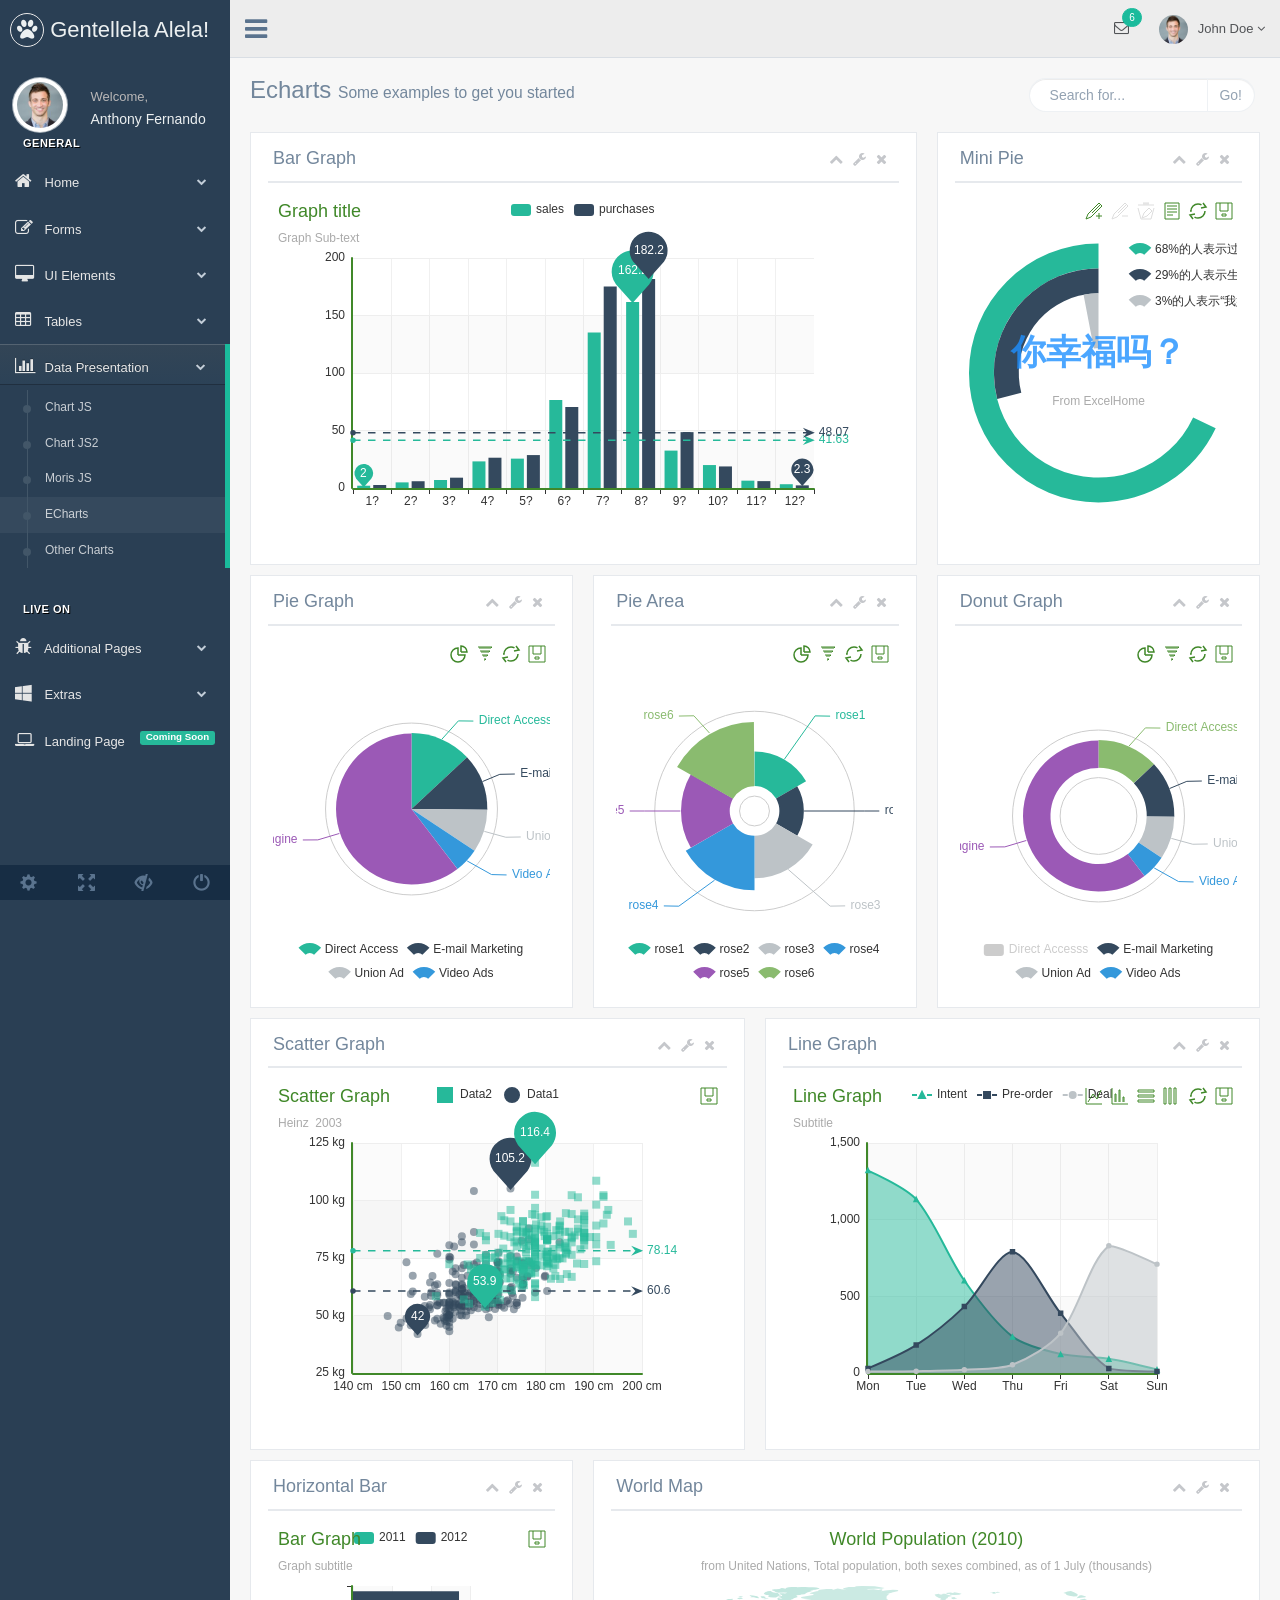
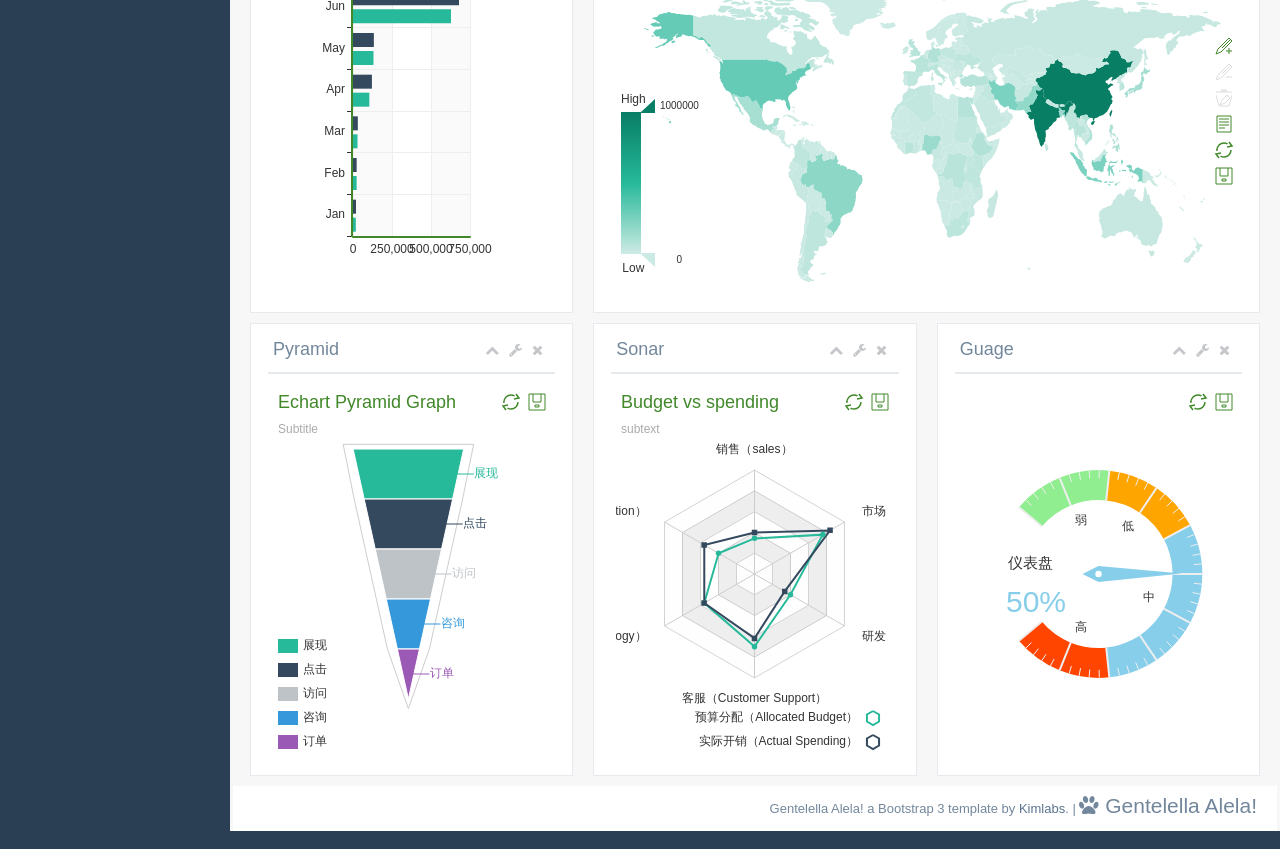
<file: WebContent/CSS/gentelella-master/production/echarts.html>
<!DOCTYPE html>
<html lang="en">

<head>
    <meta http-equiv="Content-Type" content="text/html; charset=UTF-8">
    <!-- Meta, title, CSS, favicons, etc. -->
    <meta charset="utf-8">
    <meta http-equiv="X-UA-Compatible" content="IE=edge">
    <meta name="viewport" content="width=device-width, initial-scale=1">

    <title>Gentallela Alela! | </title>

    <!-- Bootstrap core CSS -->

    <link href="css/bootstrap.min.css" rel="stylesheet">

    <link href="fonts/css/font-awesome.min.css" rel="stylesheet">
    <link href="css/animate.min.css" rel="stylesheet">

    <!-- Custom styling plus plugins -->
    <link href="css/custom.css" rel="stylesheet">
    <link href="css/icheck/flat/green.css" rel="stylesheet">


    <script src="js/jquery.min.js"></script>

    <!--[if lt IE 9]>
        <script src="../assets/js/ie8-responsive-file-warning.js"></script>
        <![endif]-->

    <!-- HTML5 shim and Respond.js for IE8 support of HTML5 elements and media queries -->
    <!--[if lt IE 9]>
          <script src="https://oss.maxcdn.com/html5shiv/3.7.2/html5shiv.min.js"></script>
          <script src="https://oss.maxcdn.com/respond/1.4.2/respond.min.js"></script>
        <![endif]-->

</head>


<body class="nav-md">

    <div class="container body">


        <div class="main_container">

            <div class="col-md-3 left_col">
                <div class="left_col scroll-view">

                    <div class="navbar nav_title" style="border: 0;">
                        <a href="index.html" class="site_title"><i class="fa fa-paw"></i> <span>Gentellela Alela!</span></a>
                    </div>
                    <div class="clearfix"></div>

                    <!-- menu prile quick info -->
                    <div class="profile">
                        <div class="profile_pic">
                            <img src="images/img.jpg" alt="..." class="img-circle profile_img">
                        </div>
                        <div class="profile_info">
                            <span>Welcome,</span>
                            <h2>Anthony Fernando</h2>
                        </div>
                    </div>
                    <!-- /menu prile quick info -->

                    <br />

                    <!-- sidebar menu -->
                    <div id="sidebar-menu" class="main_menu_side hidden-print main_menu">

                        <div class="menu_section">
                            <h3>General</h3>
                            <ul class="nav side-menu">
                                <li><a><i class="fa fa-home"></i> Home <span class="fa fa-chevron-down"></span></a>
                                    <ul class="nav child_menu" style="display: none">
                                        <li><a href="index.html">Dashboard</a>
                                        </li>
                                        <li><a href="index2.html">Dashboard2</a>
                                        </li>
                                        <li><a href="index3.html">Dashboard3</a>
                                        </li>
                                    </ul>
                                </li>
                                <li><a><i class="fa fa-edit"></i> Forms <span class="fa fa-chevron-down"></span></a>
                                    <ul class="nav child_menu" style="display: none">
                                        <li><a href="form.html">General Form</a>
                                        </li>
                                        <li><a href="form_advanced.html">Advanced Components</a>
                                        </li>
                                        <li><a href="form_validation.html">Form Validation</a>
                                        </li>
                                        <li><a href="form_wizards.html">Form Wizard</a>
                                        </li>
                                        <li><a href="form_upload.html">Form Upload</a>
                                        </li>
                                        <li><a href="form_buttons.html">Form Buttons</a>
                                        </li>
                                    </ul>
                                </li>
                                <li><a><i class="fa fa-desktop"></i> UI Elements <span class="fa fa-chevron-down"></span></a>
                                    <ul class="nav child_menu" style="display: none">
                                        <li><a href="general_elements.html">General Elements</a>
                                        </li>
                                        <li><a href="media_gallery.html">Media Gallery</a>
                                        </li>
                                        <li><a href="typography.html">Typography</a>
                                        </li>
                                        <li><a href="icons.html">Icons</a>
                                        </li>
                                        <li><a href="glyphicons.html">Glyphicons</a>
                                        </li>
                                        <li><a href="widgets.html">Widgets</a>
                                        </li>
                                        <li><a href="invoice.html">Invoice</a>
                                        </li>
                                        <li><a href="inbox.html">Inbox</a>
                                        </li>
                                        <li><a href="calender.html">Calender</a>
                                        </li>
                                    </ul>
                                </li>
                                <li><a><i class="fa fa-table"></i> Tables <span class="fa fa-chevron-down"></span></a>
                                    <ul class="nav child_menu" style="display: none">
                                        <li><a href="tables.html">Tables</a>
                                        </li>
                                        <li><a href="tables_dynamic.html">Table Dynamic</a>
                                        </li>
                                    </ul>
                                </li>
                                <li><a><i class="fa fa-bar-chart-o"></i> Data Presentation <span class="fa fa-chevron-down"></span></a>
                                    <ul class="nav child_menu" style="display: none">
                                        <li><a href="chartjs.html">Chart JS</a>
                                        </li>
                                        <li><a href="chartjs2.html">Chart JS2</a>
                                        </li>
                                        <li><a href="morisjs.html">Moris JS</a>
                                        </li>
                                        <li><a href="echarts.html">ECharts </a>
                                        </li>
                                        <li><a href="other_charts.html">Other Charts </a>
                                        </li>
                                    </ul>
                                </li>
                            </ul>
                        </div>
                        <div class="menu_section">
                            <h3>Live On</h3>
                            <ul class="nav side-menu">
                                <li><a><i class="fa fa-bug"></i> Additional Pages <span class="fa fa-chevron-down"></span></a>
                                    <ul class="nav child_menu" style="display: none">
                                        <li><a href="e_commerce.html">E-commerce</a>
                                        </li>
                                        <li><a href="projects.html">Projects</a>
                                        </li>
                                        <li><a href="project_detail.html">Project Detail</a>
                                        </li>
                                        <li><a href="contacts.html">Contacts</a>
                                        </li>
                                        <li><a href="profile.html">Profile</a>
                                        </li>
                                    </ul>
                                </li>
                                <li><a><i class="fa fa-windows"></i> Extras <span class="fa fa-chevron-down"></span></a>
                                    <ul class="nav child_menu" style="display: none">
                                        <li><a href="page_404.html">404 Error</a>
                                        </li>
                                        <li><a href="page_500.html">500 Error</a>
                                        </li>
                                        <li><a href="plain_page.html">Plain Page</a>
                                        </li>
                                        <li><a href="login.html">Login Page</a>
                                        </li>
                                        <li><a href="pricing_tables.html">Pricing Tables</a>
                                        </li>

                                    </ul>
                                </li>
                                <li><a><i class="fa fa-laptop"></i> Landing Page <span class="label label-success pull-right">Coming Soon</span></a>
                                </li>
                            </ul>
                        </div>

                    </div>
                    <!-- /sidebar menu -->

                    <!-- /menu footer buttons -->
                    <div class="sidebar-footer hidden-small">
                        <a data-toggle="tooltip" data-placement="top" title="Settings">
                            <span class="glyphicon glyphicon-cog" aria-hidden="true"></span>
                        </a>
                        <a data-toggle="tooltip" data-placement="top" title="FullScreen">
                            <span class="glyphicon glyphicon-fullscreen" aria-hidden="true"></span>
                        </a>
                        <a data-toggle="tooltip" data-placement="top" title="Lock">
                            <span class="glyphicon glyphicon-eye-close" aria-hidden="true"></span>
                        </a>
                        <a data-toggle="tooltip" data-placement="top" title="Logout">
                            <span class="glyphicon glyphicon-off" aria-hidden="true"></span>
                        </a>
                    </div>
                    <!-- /menu footer buttons -->
                </div>
            </div>

            <!-- top navigation -->
            <div class="top_nav">

                <div class="nav_menu">
                    <nav class="" role="navigation">
                        <div class="nav toggle">
                            <a id="menu_toggle"><i class="fa fa-bars"></i></a>
                        </div>

                        <ul class="nav navbar-nav navbar-right">
                            <li class="">
                                <a href="javascript:;" class="user-profile dropdown-toggle" data-toggle="dropdown" aria-expanded="false">
                                    <img src="images/img.jpg" alt="">John Doe
                                    <span class=" fa fa-angle-down"></span>
                                </a>
                                <ul class="dropdown-menu dropdown-usermenu animated fadeInDown pull-right">
                                    <li><a href="javascript:;">  Profile</a>
                                    </li>
                                    <li>
                                        <a href="javascript:;">
                                            <span class="badge bg-red pull-right">50%</span>
                                            <span>Settings</span>
                                        </a>
                                    </li>
                                    <li>
                                        <a href="javascript:;">Help</a>
                                    </li>
                                    <li><a href="login.html"><i class="fa fa-sign-out pull-right"></i> Log Out</a>
                                    </li>
                                </ul>
                            </li>

                            <li role="presentation" class="dropdown">
                                <a href="javascript:;" class="dropdown-toggle info-number" data-toggle="dropdown" aria-expanded="false">
                                    <i class="fa fa-envelope-o"></i>
                                    <span class="badge bg-green">6</span>
                                </a>
                                <ul id="menu1" class="dropdown-menu list-unstyled msg_list animated fadeInDown" role="menu">
                                    <li>
                                        <a>
                                            <span class="image">
                                        <img src="images/img.jpg" alt="Profile Image" />
                                    </span>
                                            <span>
                                        <span>John Smith</span>
                                            <span class="time">3 mins ago</span>
                                            </span>
                                            <span class="message">
                                        Film festivals used to be do-or-die moments for movie makers. They were where... 
                                    </span>
                                        </a>
                                    </li>
                                    <li>
                                        <a>
                                            <span class="image">
                                        <img src="images/img.jpg" alt="Profile Image" />
                                    </span>
                                            <span>
                                        <span>John Smith</span>
                                            <span class="time">3 mins ago</span>
                                            </span>
                                            <span class="message">
                                        Film festivals used to be do-or-die moments for movie makers. They were where... 
                                    </span>
                                        </a>
                                    </li>
                                    <li>
                                        <a>
                                            <span class="image">
                                        <img src="images/img.jpg" alt="Profile Image" />
                                    </span>
                                            <span>
                                        <span>John Smith</span>
                                            <span class="time">3 mins ago</span>
                                            </span>
                                            <span class="message">
                                        Film festivals used to be do-or-die moments for movie makers. They were where... 
                                    </span>
                                        </a>
                                    </li>
                                    <li>
                                        <a>
                                            <span class="image">
                                        <img src="images/img.jpg" alt="Profile Image" />
                                    </span>
                                            <span>
                                        <span>John Smith</span>
                                            <span class="time">3 mins ago</span>
                                            </span>
                                            <span class="message">
                                        Film festivals used to be do-or-die moments for movie makers. They were where... 
                                    </span>
                                        </a>
                                    </li>
                                    <li>
                                        <div class="text-center">
                                            <a>
                                                <strong>See All Alerts</strong>
                                                <i class="fa fa-angle-right"></i>
                                            </a>
                                        </div>
                                    </li>
                                </ul>
                            </li>

                        </ul>
                    </nav>
                </div>

            </div>
            <!-- /top navigation -->

            <!-- page content -->
            <div class="right_col" role="main">

                <div class="">
                    <div class="page-title">
                        <div class="title_left">
                            <h3>
                    Echarts 
                    <small>
                        Some examples to get you started
                    </small>
                </h3>
                        </div>

                        <div class="title_right">
                            <div class="col-md-5 col-sm-5 col-xs-12 form-group pull-right top_search">
                                <div class="input-group">
                                    <input type="text" class="form-control" placeholder="Search for...">
                                    <span class="input-group-btn">
                            <button class="btn btn-default" type="button">Go!</button>
                        </span>
                                </div>
                            </div>
                        </div>
                    </div>
                    <div class="clearfix"></div>

                    <div class="row">
                        <div class="col-md-8 col-sm-8 col-xs-12">
                            <div class="x_panel">
                                <div class="x_title">
                                    <h2>Bar Graph</h2>
                                    <ul class="nav navbar-right panel_toolbox">
                                        <li><a href="#"><i class="fa fa-chevron-up"></i></a>
                                        </li>
                                        <li class="dropdown">
                                            <a href="#" class="dropdown-toggle" data-toggle="dropdown" role="button" aria-expanded="false"><i class="fa fa-wrench"></i></a>
                                            <ul class="dropdown-menu" role="menu">
                                                <li><a href="#">Settings 1</a>
                                                </li>
                                                <li><a href="#">Settings 2</a>
                                                </li>
                                            </ul>
                                        </li>
                                        <li><a href="#"><i class="fa fa-close"></i></a>
                                        </li>
                                    </ul>
                                    <div class="clearfix"></div>
                                </div>
                                <div class="x_content">

                                    <div id="mainb" style="height:350px;"></div>

                                </div>
                            </div>
                        </div>

                        <div class="col-md-4 col-sm-4 col-xs-12">
                            <div class="x_panel">
                                <div class="x_title">
                                    <h2>Mini Pie</h2>
                                    <ul class="nav navbar-right panel_toolbox">
                                        <li><a href="#"><i class="fa fa-chevron-up"></i></a>
                                        </li>
                                        <li class="dropdown">
                                            <a href="#" class="dropdown-toggle" data-toggle="dropdown" role="button" aria-expanded="false"><i class="fa fa-wrench"></i></a>
                                            <ul class="dropdown-menu" role="menu">
                                                <li><a href="#">Settings 1</a>
                                                </li>
                                                <li><a href="#">Settings 2</a>
                                                </li>
                                            </ul>
                                        </li>
                                        <li><a href="#"><i class="fa fa-close"></i></a>
                                        </li>
                                    </ul>
                                    <div class="clearfix"></div>
                                </div>
                                <div class="x_content">

                                    <div id="echart_mini_pie" style="height:350px;"></div>

                                </div>
                            </div>
                        </div>


                        <div class="col-md-4 col-sm-4 col-xs-12">
                            <div class="x_panel">
                                <div class="x_title">
                                    <h2>Pie Graph</h2>
                                    <ul class="nav navbar-right panel_toolbox">
                                        <li><a href="#"><i class="fa fa-chevron-up"></i></a>
                                        </li>
                                        <li class="dropdown">
                                            <a href="#" class="dropdown-toggle" data-toggle="dropdown" role="button" aria-expanded="false"><i class="fa fa-wrench"></i></a>
                                            <ul class="dropdown-menu" role="menu">
                                                <li><a href="#">Settings 1</a>
                                                </li>
                                                <li><a href="#">Settings 2</a>
                                                </li>
                                            </ul>
                                        </li>
                                        <li><a href="#"><i class="fa fa-close"></i></a>
                                        </li>
                                    </ul>
                                    <div class="clearfix"></div>
                                </div>
                                <div class="x_content">

                                    <div id="echart_pie" style="height:350px;"></div>

                                </div>
                            </div>
                        </div>

                        <div class="col-md-4 col-sm-4 col-xs-12">
                            <div class="x_panel">
                                <div class="x_title">
                                    <h2>Pie Area</h2>
                                    <ul class="nav navbar-right panel_toolbox">
                                        <li><a href="#"><i class="fa fa-chevron-up"></i></a>
                                        </li>
                                        <li class="dropdown">
                                            <a href="#" class="dropdown-toggle" data-toggle="dropdown" role="button" aria-expanded="false"><i class="fa fa-wrench"></i></a>
                                            <ul class="dropdown-menu" role="menu">
                                                <li><a href="#">Settings 1</a>
                                                </li>
                                                <li><a href="#">Settings 2</a>
                                                </li>
                                            </ul>
                                        </li>
                                        <li><a href="#"><i class="fa fa-close"></i></a>
                                        </li>
                                    </ul>
                                    <div class="clearfix"></div>
                                </div>
                                <div class="x_content">

                                    <div id="echart_pie2" style="height:350px;"></div>

                                </div>
                            </div>
                        </div>

                        <div class="col-md-4 col-sm-4 col-xs-12">
                            <div class="x_panel">
                                <div class="x_title">
                                    <h2>Donut Graph</h2>
                                    <ul class="nav navbar-right panel_toolbox">
                                        <li><a href="#"><i class="fa fa-chevron-up"></i></a>
                                        </li>
                                        <li class="dropdown">
                                            <a href="#" class="dropdown-toggle" data-toggle="dropdown" role="button" aria-expanded="false"><i class="fa fa-wrench"></i></a>
                                            <ul class="dropdown-menu" role="menu">
                                                <li><a href="#">Settings 1</a>
                                                </li>
                                                <li><a href="#">Settings 2</a>
                                                </li>
                                            </ul>
                                        </li>
                                        <li><a href="#"><i class="fa fa-close"></i></a>
                                        </li>
                                    </ul>
                                    <div class="clearfix"></div>
                                </div>
                                <div class="x_content">

                                    <div id="echart_donut" style="height:350px;"></div>

                                </div>
                            </div>
                        </div>


                        <div class="col-md-6 col-sm-6 col-xs-12">
                            <div class="x_panel">
                                <div class="x_title">
                                    <h2>Scatter Graph</h2>
                                    <ul class="nav navbar-right panel_toolbox">
                                        <li><a href="#"><i class="fa fa-chevron-up"></i></a>
                                        </li>
                                        <li class="dropdown">
                                            <a href="#" class="dropdown-toggle" data-toggle="dropdown" role="button" aria-expanded="false"><i class="fa fa-wrench"></i></a>
                                            <ul class="dropdown-menu" role="menu">
                                                <li><a href="#">Settings 1</a>
                                                </li>
                                                <li><a href="#">Settings 2</a>
                                                </li>
                                            </ul>
                                        </li>
                                        <li><a href="#"><i class="fa fa-close"></i></a>
                                        </li>
                                    </ul>
                                    <div class="clearfix"></div>
                                </div>
                                <div class="x_content">

                                    <div id="echart_scatter" style="height:350px;"></div>

                                </div>
                            </div>
                        </div>

                        <div class="col-md-6 col-sm-6 col-xs-12">
                            <div class="x_panel">
                                <div class="x_title">
                                    <h2>Line Graph</h2>
                                    <ul class="nav navbar-right panel_toolbox">
                                        <li><a href="#"><i class="fa fa-chevron-up"></i></a>
                                        </li>
                                        <li class="dropdown">
                                            <a href="#" class="dropdown-toggle" data-toggle="dropdown" role="button" aria-expanded="false"><i class="fa fa-wrench"></i></a>
                                            <ul class="dropdown-menu" role="menu">
                                                <li><a href="#">Settings 1</a>
                                                </li>
                                                <li><a href="#">Settings 2</a>
                                                </li>
                                            </ul>
                                        </li>
                                        <li><a href="#"><i class="fa fa-close"></i></a>
                                        </li>
                                    </ul>
                                    <div class="clearfix"></div>
                                </div>
                                <div class="x_content">

                                    <div id="echart_line" style="height:350px;"></div>

                                </div>
                            </div>
                        </div>

                        <div class="col-md-4 col-sm-4 col-xs-12">
                            <div class="x_panel">
                                <div class="x_title">
                                    <h2>Horizontal Bar</h2>
                                    <ul class="nav navbar-right panel_toolbox">
                                        <li><a href="#"><i class="fa fa-chevron-up"></i></a>
                                        </li>
                                        <li class="dropdown">
                                            <a href="#" class="dropdown-toggle" data-toggle="dropdown" role="button" aria-expanded="false"><i class="fa fa-wrench"></i></a>
                                            <ul class="dropdown-menu" role="menu">
                                                <li><a href="#">Settings 1</a>
                                                </li>
                                                <li><a href="#">Settings 2</a>
                                                </li>
                                            </ul>
                                        </li>
                                        <li><a href="#"><i class="fa fa-close"></i></a>
                                        </li>
                                    </ul>
                                    <div class="clearfix"></div>
                                </div>
                                <div class="x_content">

                                    <div id="echart_bar_horizontal" style="height:370px;"></div>

                                </div>
                            </div>
                        </div>

                        <div class="col-md-8 col-sm-8 col-xs-12">
                            <div class="x_panel">
                                <div class="x_title">
                                    <h2>World Map</h2>
                                    <ul class="nav navbar-right panel_toolbox">
                                        <li><a href="#"><i class="fa fa-chevron-up"></i></a>
                                        </li>
                                        <li class="dropdown">
                                            <a href="#" class="dropdown-toggle" data-toggle="dropdown" role="button" aria-expanded="false"><i class="fa fa-wrench"></i></a>
                                            <ul class="dropdown-menu" role="menu">
                                                <li><a href="#">Settings 1</a>
                                                </li>
                                                <li><a href="#">Settings 2</a>
                                                </li>
                                            </ul>
                                        </li>
                                        <li><a href="#"><i class="fa fa-close"></i></a>
                                        </li>
                                    </ul>
                                    <div class="clearfix"></div>
                                </div>
                                <div class="x_content">

                                    <div id="echart_world_map" style="height:370px;"></div>

                                </div>
                            </div>
                        </div>


                        <div class="col-md-4 col-sm-4 col-xs-12">
                            <div class="x_panel">
                                <div class="x_title">
                                    <h2>Pyramid</h2>
                                    <ul class="nav navbar-right panel_toolbox">
                                        <li><a href="#"><i class="fa fa-chevron-up"></i></a>
                                        </li>
                                        <li class="dropdown">
                                            <a href="#" class="dropdown-toggle" data-toggle="dropdown" role="button" aria-expanded="false"><i class="fa fa-wrench"></i></a>
                                            <ul class="dropdown-menu" role="menu">
                                                <li><a href="#">Settings 1</a>
                                                </li>
                                                <li><a href="#">Settings 2</a>
                                                </li>
                                            </ul>
                                        </li>
                                        <li><a href="#"><i class="fa fa-close"></i></a>
                                        </li>
                                    </ul>
                                    <div class="clearfix"></div>
                                </div>
                                <div class="x_content">

                                    <div id="echart_pyramid" style="height:370px;"></div>

                                </div>
                            </div>
                        </div>

                        <div class="col-md-4 col-sm-4 col-xs-12">
                            <div class="x_panel">
                                <div class="x_title">
                                    <h2>Sonar</h2>
                                    <ul class="nav navbar-right panel_toolbox">
                                        <li><a href="#"><i class="fa fa-chevron-up"></i></a>
                                        </li>
                                        <li class="dropdown">
                                            <a href="#" class="dropdown-toggle" data-toggle="dropdown" role="button" aria-expanded="false"><i class="fa fa-wrench"></i></a>
                                            <ul class="dropdown-menu" role="menu">
                                                <li><a href="#">Settings 1</a>
                                                </li>
                                                <li><a href="#">Settings 2</a>
                                                </li>
                                            </ul>
                                        </li>
                                        <li><a href="#"><i class="fa fa-close"></i></a>
                                        </li>
                                    </ul>
                                    <div class="clearfix"></div>
                                </div>
                                <div class="x_content">

                                    <div id="echart_sonar" style="height:370px;"></div>

                                </div>
                            </div>
                        </div>


                        <div class="col-md-4 col-sm-4 col-xs-12">
                            <div class="x_panel">
                                <div class="x_title">
                                    <h2>Guage</h2>
                                    <ul class="nav navbar-right panel_toolbox">
                                        <li><a href="#"><i class="fa fa-chevron-up"></i></a>
                                        </li>
                                        <li class="dropdown">
                                            <a href="#" class="dropdown-toggle" data-toggle="dropdown" role="button" aria-expanded="false"><i class="fa fa-wrench"></i></a>
                                            <ul class="dropdown-menu" role="menu">
                                                <li><a href="#">Settings 1</a>
                                                </li>
                                                <li><a href="#">Settings 2</a>
                                                </li>
                                            </ul>
                                        </li>
                                        <li><a href="#"><i class="fa fa-close"></i></a>
                                        </li>
                                    </ul>
                                    <div class="clearfix"></div>
                                </div>
                                <div class="x_content">

                                    <div id="echart_guage" style="height:370px;"></div>

                                </div>
                            </div>
                        </div>


                    </div>
                </div>

                <!-- footer content -->
                <footer>
                    <div class="">
                        <p class="pull-right">Gentelella Alela! a Bootstrap 3 template by <a>Kimlabs</a>. |
                            <span class="lead"> <i class="fa fa-paw"></i> Gentelella Alela!</span>
                        </p>
                    </div>
                    <div class="clearfix"></div>
                </footer>
                <!-- /footer content -->

            </div>
            <!-- /page content -->
        </div>

    </div>

    <div id="custom_notifications" class="custom-notifications dsp_none">
        <ul class="list-unstyled notifications clearfix" data-tabbed_notifications="notif-group">
        </ul>
        <div class="clearfix"></div>
        <div id="notif-group" class="tabbed_notifications"></div>
    </div>

    <script src="js/bootstrap.min.js"></script>

    <!-- chart js -->
    <script src="js/chartjs/chart.min.js"></script>
    <!-- bootstrap progress js -->
    <script src="js/progressbar/bootstrap-progressbar.min.js"></script>
    <script src="js/nicescroll/jquery.nicescroll.min.js"></script>
    <!-- icheck -->
    <script src="js/icheck/icheck.min.js"></script>

    <script src="js/custom.js"></script>

    <!-- echart -->
    <script src="js/echart/echarts-all.js"></script>
    <script src="js/echart/green.js"></script>

    <script>
        var myChart9 = echarts.init(document.getElementById('mainb'), theme);
        myChart9.setOption({
            title: {
                text: 'Graph title',
                subtext: 'Graph Sub-text'
            },
            //theme : theme,
            tooltip: {
                trigger: 'axis'
            },
            legend: {
                data: ['sales', 'purchases']
            },
            toolbox: {
                show: false
            },
            calculable: false,
            xAxis: [
                {
                    type: 'category',
                    data: ['1?', '2?', '3?', '4?', '5?', '6?', '7?', '8?', '9?', '10?', '11?', '12?']
            }
        ],
            yAxis: [
                {
                    type: 'value'
            }
        ],
            series: [
                {
                    name: 'sales',
                    type: 'bar',
                    data: [2.0, 4.9, 7.0, 23.2, 25.6, 76.7, 135.6, 162.2, 32.6, 20.0, 6.4, 3.3],
                    markPoint: {
                        data: [
                            {
                                type: 'max',
                                name: '???'
                            },
                            {
                                type: 'min',
                                name: '???'
                            }
                    ]
                    },
                    markLine: {
                        data: [
                            {
                                type: 'average',
                                name: '???'
                            }
                    ]
                    }
            },
                {
                    name: 'purchases',
                    type: 'bar',
                    data: [2.6, 5.9, 9.0, 26.4, 28.7, 70.7, 175.6, 182.2, 48.7, 18.8, 6.0, 2.3],
                    markPoint: {
                        data: [
                            {
                                name: 'sales',
                                value: 182.2,
                                xAxis: 7,
                                yAxis: 183,
                                symbolSize: 18
                            },
                            {
                                name: 'purchases',
                                value: 2.3,
                                xAxis: 11,
                                yAxis: 3
                            }
                    ]
                    },
                    markLine: {
                        data: [
                            {
                                type: 'average',
                                name: '???'
                            }
                    ]
                    }
            }
        ]
        });


        var myChart = echarts.init(document.getElementById('echart_sonar'), theme);
        myChart.setOption({
            title: {
                text: 'Budget vs spending',
                subtext: 'subtext'
            },
            tooltip: {
                trigger: 'axis'
            },
            legend: {
                orient: 'vertical',
                x: 'right',
                y: 'bottom',
                data: ['预算分配（Allocated Budget）', '实际开销（Actual Spending）']
            },
            toolbox: {
                show: true,
                feature: {
                    restore: {
                        show: true
                    },
                    saveAsImage: {
                        show: true
                    }
                }
            },
            polar: [
                {
                    indicator: [
                        {
                            text: '销售（sales）',
                            max: 6000
                        },
                        {
                            text: '管理（Administration）',
                            max: 16000
                        },
                        {
                            text: '信息技术（Information Techology）',
                            max: 30000
                        },
                        {
                            text: '客服（Customer Support）',
                            max: 38000
                        },
                        {
                            text: '研发（Development）',
                            max: 52000
                        },
                        {
                            text: '市场（Marketing）',
                            max: 25000
                        }
                ]
            }
        ],
            calculable: true,
            series: [
                {
                    name: '预算 vs 开销（Budget vs spending）',
                    type: 'radar',
                    data: [
                        {
                            value: [4300, 10000, 28000, 35000, 50000, 19000],
                            name: '预算分配（Allocated Budget）'
                    },
                        {
                            value: [5000, 14000, 28000, 31000, 42000, 21000],
                            name: '实际开销（Actual Spending）'
                    }
                ]
            }
        ]
        });

        var myChart = echarts.init(document.getElementById('echart_pyramid'), theme);
        myChart.setOption({
            title: {
                text: 'Echart Pyramid Graph',
                subtext: 'Subtitle'
            },
            tooltip: {
                trigger: 'item',
                formatter: "{a} <br/>{b} : {c}%"
            },
            toolbox: {
                show: true,
                feature: {
                    restore: {
                        show: true
                    },
                    saveAsImage: {
                        show: true
                    }
                }
            },
            legend: {
                data: ['展现', '点击', '访问', '咨询', '订单'],
                orient: 'vertical',
                x: 'left',
                y: 'bottom'
            },
            calculable: true,
            series: [
                {
                    name: '漏斗图',
                    type: 'funnel',
                    width: '40%',
                    data: [
                        {
                            value: 60,
                            name: '访问'
                        },
                        {
                            value: 40,
                            name: '咨询'
                        },
                        {
                            value: 20,
                            name: '订单'
                        },
                        {
                            value: 80,
                            name: '点击'
                        },
                        {
                            value: 100,
                            name: '展现'
                        }
                ]
            }
        ]
        });


        var myChart = echarts.init(document.getElementById('echart_guage'), theme);
        myChart.setOption({
            tooltip: {
                formatter: "{a} <br/>{b} : {c}%"
            },
            toolbox: {
                show: true,
                feature: {
                    restore: {
                        show: true
                    },
                    saveAsImage: {
                        show: true
                    }
                }
            },
            series: [
                {
                    name: '个性化仪表盘',
                    type: 'gauge',
                    center: ['50%', '50%'], // 默认全局居中
                    radius: [0, '75%'],
                    startAngle: 140,
                    endAngle: -140,
                    min: 0, // 最小值
                    max: 100, // 最大值
                    precision: 0, // 小数精度，默认为0，无小数点
                    splitNumber: 10, // 分割段数，默认为5
                    axisLine: { // 坐标轴线
                        show: true, // 默认显示，属性show控制显示与否
                        lineStyle: { // 属性lineStyle控制线条样式
                            color: [[0.2, 'lightgreen'], [0.4, 'orange'], [0.8, 'skyblue'], [1, '#ff4500']],
                            width: 30
                        }
                    },
                    axisTick: { // 坐标轴小标记
                        show: true, // 属性show控制显示与否，默认不显示
                        splitNumber: 5, // 每份split细分多少段
                        length: 8, // 属性length控制线长
                        lineStyle: { // 属性lineStyle控制线条样式
                            color: '#eee',
                            width: 1,
                            type: 'solid'
                        }
                    },
                    axisLabel: { // 坐标轴文本标签，详见axis.axisLabel
                        show: true,
                        formatter: function (v) {
                            switch (v + '') {
                            case '10':
                                return '弱';
                            case '30':
                                return '低';
                            case '60':
                                return '中';
                            case '90':
                                return '高';
                            default:
                                return '';
                            }
                        },
                        textStyle: { // 其余属性默认使用全局文本样式，详见TEXTSTYLE
                            color: '#333'
                        }
                    },
                    splitLine: { // 分隔线
                        show: true, // 默认显示，属性show控制显示与否
                        length: 30, // 属性length控制线长
                        lineStyle: { // 属性lineStyle（详见lineStyle）控制线条样式
                            color: '#eee',
                            width: 2,
                            type: 'solid'
                        }
                    },
                    pointer: {
                        length: '80%',
                        width: 8,
                        color: 'auto'
                    },
                    title: {
                        show: true,
                        offsetCenter: ['-65%', -10], // x, y，单位px
                        textStyle: { // 其余属性默认使用全局文本样式，详见TEXTSTYLE
                            color: '#333',
                            fontSize: 15
                        }
                    },
                    detail: {
                        show: true,
                        backgroundColor: 'rgba(0,0,0,0)',
                        borderWidth: 0,
                        borderColor: '#ccc',
                        width: 100,
                        height: 40,
                        offsetCenter: ['-60%', 10], // x, y，单位px
                        formatter: '{value}%',
                        textStyle: { // 其余属性默认使用全局文本样式，详见TEXTSTYLE
                            color: 'auto',
                            fontSize: 30
                        }
                    },
                    data: [{
                        value: 50,
                        name: '仪表盘'
                    }]
            }
        ]
        });


        var myChart = echarts.init(document.getElementById('echart_line'), theme);
        myChart.setOption({
            title: {
                text: 'Line Graph',
                subtext: 'Subtitle'
            },
            tooltip: {
                trigger: 'axis'
            },
            legend: {
                data: ['Intent', 'Pre-order', 'Deal']
            },
            toolbox: {
                show: true,
                feature: {
                    magicType: {
                        show: true,
                        type: ['line', 'bar', 'stack', 'tiled']
                    },
                    restore: {
                        show: true
                    },
                    saveAsImage: {
                        show: true
                    }
                }
            },
            calculable: true,
            xAxis: [
                {
                    type: 'category',
                    boundaryGap: false,
                    data: ['Mon', 'Tue', 'Wed', 'Thu', 'Fri', 'Sat', 'Sun']
            }
        ],
            yAxis: [
                {
                    type: 'value'
            }
        ],
            series: [
                {
                    name: 'Deal',
                    type: 'line',
                    smooth: true,
                    itemStyle: {
                        normal: {
                            areaStyle: {
                                type: 'default'
                            }
                        }
                    },
                    data: [10, 12, 21, 54, 260, 830, 710]
            },
                {
                    name: 'Pre-order',
                    type: 'line',
                    smooth: true,
                    itemStyle: {
                        normal: {
                            areaStyle: {
                                type: 'default'
                            }
                        }
                    },
                    data: [30, 182, 434, 791, 390, 30, 10]
            },
                {
                    name: 'Intent',
                    type: 'line',
                    smooth: true,
                    itemStyle: {
                        normal: {
                            areaStyle: {
                                type: 'default'
                            }
                        }
                    },
                    data: [1320, 1132, 601, 234, 120, 90, 20]
            }
        ]
        });


        var myChart = echarts.init(document.getElementById('echart_scatter'), theme);
        myChart.setOption({
            title: {
                text: 'Scatter Graph',
                subtext: 'Heinz  2003'
            },
            tooltip: {
                trigger: 'axis',
                showDelay: 0,
                axisPointer: {
                    type: 'cross',
                    lineStyle: {
                        type: 'dashed',
                        width: 1
                    }
                }
            },
            legend: {
                data: ['Data2', 'Data1']
            },
            toolbox: {
                show: true,
                feature: {
                    saveAsImage: {
                        show: true
                    }
                }
            },
            xAxis: [
                {
                    type: 'value',
                    scale: true,
                    axisLabel: {
                        formatter: '{value} cm'
                    }
            }
        ],
            yAxis: [
                {
                    type: 'value',
                    scale: true,
                    axisLabel: {
                        formatter: '{value} kg'
                    }
            }
        ],
            series: [
                {
                    name: 'Data1',
                    type: 'scatter',
                    tooltip: {
                        trigger: 'item',
                        formatter: function (params) {
                            if (params.value.length > 1) {
                                return params.seriesName + ' :<br/>' + params.value[0] + 'cm ' + params.value[1] + 'kg ';
                            } else {
                                return params.seriesName + ' :<br/>' + params.name + ' : ' + params.value + 'kg ';
                            }
                        }
                    },
                    data: [[161.2, 51.6], [167.5, 59.0], [159.5, 49.2], [157.0, 63.0], [155.8, 53.6],
                    [170.0, 59.0], [159.1, 47.6], [166.0, 69.8], [176.2, 66.8], [160.2, 75.2],
                    [172.5, 55.2], [170.9, 54.2], [172.9, 62.5], [153.4, 42.0], [160.0, 50.0],
                    [147.2, 49.8], [168.2, 49.2], [175.0, 73.2], [157.0, 47.8], [167.6, 68.8],
                    [159.5, 50.6], [175.0, 82.5], [166.8, 57.2], [176.5, 87.8], [170.2, 72.8],
                    [174.0, 54.5], [173.0, 59.8], [179.9, 67.3], [170.5, 67.8], [160.0, 47.0],
                    [154.4, 46.2], [162.0, 55.0], [176.5, 83.0], [160.0, 54.4], [152.0, 45.8],
                    [162.1, 53.6], [170.0, 73.2], [160.2, 52.1], [161.3, 67.9], [166.4, 56.6],
                    [168.9, 62.3], [163.8, 58.5], [167.6, 54.5], [160.0, 50.2], [161.3, 60.3],
                    [167.6, 58.3], [165.1, 56.2], [160.0, 50.2], [170.0, 72.9], [157.5, 59.8],
                    [167.6, 61.0], [160.7, 69.1], [163.2, 55.9], [152.4, 46.5], [157.5, 54.3],
                    [168.3, 54.8], [180.3, 60.7], [165.5, 60.0], [165.0, 62.0], [164.5, 60.3],
                    [156.0, 52.7], [160.0, 74.3], [163.0, 62.0], [165.7, 73.1], [161.0, 80.0],
                    [162.0, 54.7], [166.0, 53.2], [174.0, 75.7], [172.7, 61.1], [167.6, 55.7],
                    [151.1, 48.7], [164.5, 52.3], [163.5, 50.0], [152.0, 59.3], [169.0, 62.5],
                    [164.0, 55.7], [161.2, 54.8], [155.0, 45.9], [170.0, 70.6], [176.2, 67.2],
                    [170.0, 69.4], [162.5, 58.2], [170.3, 64.8], [164.1, 71.6], [169.5, 52.8],
                    [163.2, 59.8], [154.5, 49.0], [159.8, 50.0], [173.2, 69.2], [170.0, 55.9],
                    [161.4, 63.4], [169.0, 58.2], [166.2, 58.6], [159.4, 45.7], [162.5, 52.2],
                    [159.0, 48.6], [162.8, 57.8], [159.0, 55.6], [179.8, 66.8], [162.9, 59.4],
                    [161.0, 53.6], [151.1, 73.2], [168.2, 53.4], [168.9, 69.0], [173.2, 58.4],
                    [171.8, 56.2], [178.0, 70.6], [164.3, 59.8], [163.0, 72.0], [168.5, 65.2],
                    [166.8, 56.6], [172.7, 105.2], [163.5, 51.8], [169.4, 63.4], [167.8, 59.0],
                    [159.5, 47.6], [167.6, 63.0], [161.2, 55.2], [160.0, 45.0], [163.2, 54.0],
                    [162.2, 50.2], [161.3, 60.2], [149.5, 44.8], [157.5, 58.8], [163.2, 56.4],
                    [172.7, 62.0], [155.0, 49.2], [156.5, 67.2], [164.0, 53.8], [160.9, 54.4],
                    [162.8, 58.0], [167.0, 59.8], [160.0, 54.8], [160.0, 43.2], [168.9, 60.5],
                    [158.2, 46.4], [156.0, 64.4], [160.0, 48.8], [167.1, 62.2], [158.0, 55.5],
                    [167.6, 57.8], [156.0, 54.6], [162.1, 59.2], [173.4, 52.7], [159.8, 53.2],
                    [170.5, 64.5], [159.2, 51.8], [157.5, 56.0], [161.3, 63.6], [162.6, 63.2],
                    [160.0, 59.5], [168.9, 56.8], [165.1, 64.1], [162.6, 50.0], [165.1, 72.3],
                    [166.4, 55.0], [160.0, 55.9], [152.4, 60.4], [170.2, 69.1], [162.6, 84.5],
                    [170.2, 55.9], [158.8, 55.5], [172.7, 69.5], [167.6, 76.4], [162.6, 61.4],
                    [167.6, 65.9], [156.2, 58.6], [175.2, 66.8], [172.1, 56.6], [162.6, 58.6],
                    [160.0, 55.9], [165.1, 59.1], [182.9, 81.8], [166.4, 70.7], [165.1, 56.8],
                    [177.8, 60.0], [165.1, 58.2], [175.3, 72.7], [154.9, 54.1], [158.8, 49.1],
                    [172.7, 75.9], [168.9, 55.0], [161.3, 57.3], [167.6, 55.0], [165.1, 65.5],
                    [175.3, 65.5], [157.5, 48.6], [163.8, 58.6], [167.6, 63.6], [165.1, 55.2],
                    [165.1, 62.7], [168.9, 56.6], [162.6, 53.9], [164.5, 63.2], [176.5, 73.6],
                    [168.9, 62.0], [175.3, 63.6], [159.4, 53.2], [160.0, 53.4], [170.2, 55.0],
                    [162.6, 70.5], [167.6, 54.5], [162.6, 54.5], [160.7, 55.9], [160.0, 59.0],
                    [157.5, 63.6], [162.6, 54.5], [152.4, 47.3], [170.2, 67.7], [165.1, 80.9],
                    [172.7, 70.5], [165.1, 60.9], [170.2, 63.6], [170.2, 54.5], [170.2, 59.1],
                    [161.3, 70.5], [167.6, 52.7], [167.6, 62.7], [165.1, 86.3], [162.6, 66.4],
                    [152.4, 67.3], [168.9, 63.0], [170.2, 73.6], [175.2, 62.3], [175.2, 57.7],
                    [160.0, 55.4], [165.1, 104.1], [174.0, 55.5], [170.2, 77.3], [160.0, 80.5],
                    [167.6, 64.5], [167.6, 72.3], [167.6, 61.4], [154.9, 58.2], [162.6, 81.8],
                    [175.3, 63.6], [171.4, 53.4], [157.5, 54.5], [165.1, 53.6], [160.0, 60.0],
                    [174.0, 73.6], [162.6, 61.4], [174.0, 55.5], [162.6, 63.6], [161.3, 60.9],
                    [156.2, 60.0], [149.9, 46.8], [169.5, 57.3], [160.0, 64.1], [175.3, 63.6],
                    [169.5, 67.3], [160.0, 75.5], [172.7, 68.2], [162.6, 61.4], [157.5, 76.8],
                    [176.5, 71.8], [164.4, 55.5], [160.7, 48.6], [174.0, 66.4], [163.8, 67.3]
                ],
                    markPoint: {
                        data: [
                            {
                                type: 'max',
                                name: 'Max'
                            },
                            {
                                type: 'min',
                                name: 'Min'
                            }
                    ]
                    },
                    markLine: {
                        data: [
                            {
                                type: 'average',
                                name: 'Mean'
                            }
                    ]
                    }
            },
                {
                    name: 'Data2',
                    type: 'scatter',
                    tooltip: {
                        trigger: 'item',
                        formatter: function (params) {
                            if (params.value.length > 1) {
                                return params.seriesName + ' :<br/>' + params.value[0] + 'cm ' + params.value[1] + 'kg ';
                            } else {
                                return params.seriesName + ' :<br/>' + params.name + ' : ' + params.value + 'kg ';
                            }
                        }
                    },
                    data: [[174.0, 65.6], [175.3, 71.8], [193.5, 80.7], [186.5, 72.6], [187.2, 78.8],
                    [181.5, 74.8], [184.0, 86.4], [184.5, 78.4], [175.0, 62.0], [184.0, 81.6],
                    [180.0, 76.6], [177.8, 83.6], [192.0, 90.0], [176.0, 74.6], [174.0, 71.0],
                    [184.0, 79.6], [192.7, 93.8], [171.5, 70.0], [173.0, 72.4], [176.0, 85.9],
                    [176.0, 78.8], [180.5, 77.8], [172.7, 66.2], [176.0, 86.4], [173.5, 81.8],
                    [178.0, 89.6], [180.3, 82.8], [180.3, 76.4], [164.5, 63.2], [173.0, 60.9],
                    [183.5, 74.8], [175.5, 70.0], [188.0, 72.4], [189.2, 84.1], [172.8, 69.1],
                    [170.0, 59.5], [182.0, 67.2], [170.0, 61.3], [177.8, 68.6], [184.2, 80.1],
                    [186.7, 87.8], [171.4, 84.7], [172.7, 73.4], [175.3, 72.1], [180.3, 82.6],
                    [182.9, 88.7], [188.0, 84.1], [177.2, 94.1], [172.1, 74.9], [167.0, 59.1],
                    [169.5, 75.6], [174.0, 86.2], [172.7, 75.3], [182.2, 87.1], [164.1, 55.2],
                    [163.0, 57.0], [171.5, 61.4], [184.2, 76.8], [174.0, 86.8], [174.0, 72.2],
                    [177.0, 71.6], [186.0, 84.8], [167.0, 68.2], [171.8, 66.1], [182.0, 72.0],
                    [167.0, 64.6], [177.8, 74.8], [164.5, 70.0], [192.0, 101.6], [175.5, 63.2],
                    [171.2, 79.1], [181.6, 78.9], [167.4, 67.7], [181.1, 66.0], [177.0, 68.2],
                    [174.5, 63.9], [177.5, 72.0], [170.5, 56.8], [182.4, 74.5], [197.1, 90.9],
                    [180.1, 93.0], [175.5, 80.9], [180.6, 72.7], [184.4, 68.0], [175.5, 70.9],
                    [180.6, 72.5], [177.0, 72.5], [177.1, 83.4], [181.6, 75.5], [176.5, 73.0],
                    [175.0, 70.2], [174.0, 73.4], [165.1, 70.5], [177.0, 68.9], [192.0, 102.3],
                    [176.5, 68.4], [169.4, 65.9], [182.1, 75.7], [179.8, 84.5], [175.3, 87.7],
                    [184.9, 86.4], [177.3, 73.2], [167.4, 53.9], [178.1, 72.0], [168.9, 55.5],
                    [157.2, 58.4], [180.3, 83.2], [170.2, 72.7], [177.8, 64.1], [172.7, 72.3],
                    [165.1, 65.0], [186.7, 86.4], [165.1, 65.0], [174.0, 88.6], [175.3, 84.1],
                    [185.4, 66.8], [177.8, 75.5], [180.3, 93.2], [180.3, 82.7], [177.8, 58.0],
                    [177.8, 79.5], [177.8, 78.6], [177.8, 71.8], [177.8, 116.4], [163.8, 72.2],
                    [188.0, 83.6], [198.1, 85.5], [175.3, 90.9], [166.4, 85.9], [190.5, 89.1],
                    [166.4, 75.0], [177.8, 77.7], [179.7, 86.4], [172.7, 90.9], [190.5, 73.6],
                    [185.4, 76.4], [168.9, 69.1], [167.6, 84.5], [175.3, 64.5], [170.2, 69.1],
                    [190.5, 108.6], [177.8, 86.4], [190.5, 80.9], [177.8, 87.7], [184.2, 94.5],
                    [176.5, 80.2], [177.8, 72.0], [180.3, 71.4], [171.4, 72.7], [172.7, 84.1],
                    [172.7, 76.8], [177.8, 63.6], [177.8, 80.9], [182.9, 80.9], [170.2, 85.5],
                    [167.6, 68.6], [175.3, 67.7], [165.1, 66.4], [185.4, 102.3], [181.6, 70.5],
                    [172.7, 95.9], [190.5, 84.1], [179.1, 87.3], [175.3, 71.8], [170.2, 65.9],
                    [193.0, 95.9], [171.4, 91.4], [177.8, 81.8], [177.8, 96.8], [167.6, 69.1],
                    [167.6, 82.7], [180.3, 75.5], [182.9, 79.5], [176.5, 73.6], [186.7, 91.8],
                    [188.0, 84.1], [188.0, 85.9], [177.8, 81.8], [174.0, 82.5], [177.8, 80.5],
                    [171.4, 70.0], [185.4, 81.8], [185.4, 84.1], [188.0, 90.5], [188.0, 91.4],
                    [182.9, 89.1], [176.5, 85.0], [175.3, 69.1], [175.3, 73.6], [188.0, 80.5],
                    [188.0, 82.7], [175.3, 86.4], [170.5, 67.7], [179.1, 92.7], [177.8, 93.6],
                    [175.3, 70.9], [182.9, 75.0], [170.8, 93.2], [188.0, 93.2], [180.3, 77.7],
                    [177.8, 61.4], [185.4, 94.1], [168.9, 75.0], [185.4, 83.6], [180.3, 85.5],
                    [174.0, 73.9], [167.6, 66.8], [182.9, 87.3], [160.0, 72.3], [180.3, 88.6],
                    [167.6, 75.5], [186.7, 101.4], [175.3, 91.1], [175.3, 67.3], [175.9, 77.7],
                    [175.3, 81.8], [179.1, 75.5], [181.6, 84.5], [177.8, 76.6], [182.9, 85.0],
                    [177.8, 102.5], [184.2, 77.3], [179.1, 71.8], [176.5, 87.9], [188.0, 94.3],
                    [174.0, 70.9], [167.6, 64.5], [170.2, 77.3], [167.6, 72.3], [188.0, 87.3],
                    [174.0, 80.0], [176.5, 82.3], [180.3, 73.6], [167.6, 74.1], [188.0, 85.9],
                    [180.3, 73.2], [167.6, 76.3], [183.0, 65.9], [183.0, 90.9], [179.1, 89.1],
                    [170.2, 62.3], [177.8, 82.7], [179.1, 79.1], [190.5, 98.2], [177.8, 84.1],
                    [180.3, 83.2], [180.3, 83.2]
                ],
                    markPoint: {
                        data: [
                            {
                                type: 'max',
                                name: 'Max'
                            },
                            {
                                type: 'min',
                                name: 'Min'
                            }
                    ]
                    },
                    markLine: {
                        data: [
                            {
                                type: 'average',
                                name: 'Mean'
                            }
                    ]
                    }
            }
        ]
        });

        var myChart = echarts.init(document.getElementById('echart_bar_horizontal'), theme);
        myChart.setOption({
            title: {
                text: 'Bar Graph',
                subtext: 'Graph subtitle'
            },
            tooltip: {
                trigger: 'axis'
            },
            legend: {
                data: ['2011', '2012']
            },
            toolbox: {
                show: true,
                feature: {
                    saveAsImage: {
                        show: true
                    }
                }
            },
            calculable: true,
            xAxis: [
                {
                    type: 'value',
                    boundaryGap: [0, 0.01]
            }
        ],
            yAxis: [
                {
                    type: 'category',
                    data: ['Jan', 'Feb', 'Mar', 'Apr', 'May', 'Jun']
            }
        ],
            series: [
                {
                    name: '2011',
                    type: 'bar',
                    data: [18203, 23489, 29034, 104970, 131744, 630230]
            },
                {
                    name: '2012',
                    type: 'bar',
                    data: [19325, 23438, 31000, 121594, 134141, 681807]
            }
        ]
        });

        var myChart = echarts.init(document.getElementById('echart_pie2'), theme);
        myChart.setOption({
            tooltip: {
                trigger: 'item',
                formatter: "{a} <br/>{b} : {c} ({d}%)"
            },
            legend: {
                x: 'center',
                y: 'bottom',
                data: ['rose1', 'rose2', 'rose3', 'rose4', 'rose5', 'rose6']
            },
            toolbox: {
                show: true,
                feature: {
                    magicType: {
                        show: true,
                        type: ['pie', 'funnel']
                    },
                    restore: {
                        show: true
                    },
                    saveAsImage: {
                        show: true
                    }
                }
            },
            calculable: true,
            series: [
                {
                    name: 'Area Mode',
                    type: 'pie',
                    radius: [25, 90],
                    center: ['50%', 170],
                    roseType: 'area',
                    x: '50%', // for funnel
                    max: 40, // for funnel
                    sort: 'ascending', // for funnel
                    data: [
                        {
                            value: 10,
                            name: 'rose1'
                        },
                        {
                            value: 5,
                            name: 'rose2'
                        },
                        {
                            value: 15,
                            name: 'rose3'
                        },
                        {
                            value: 25,
                            name: 'rose4'
                        },
                        {
                            value: 20,
                            name: 'rose5'
                        },
                        {
                            value: 35,
                            name: 'rose6'
                        }
                ]
            }
        ]
        });

        var myChart = echarts.init(document.getElementById('echart_donut'), theme);
        myChart.setOption({
            tooltip: {
                trigger: 'item',
                formatter: "{a} <br/>{b} : {c} ({d}%)"
            },
            calculable: true,
            legend: {
                //orient: 'vertical',
                //x: 'left',
                x: 'center',
                y: 'bottom',
                data: ['Direct Accesss', 'E-mail Marketing', 'Union Ad', 'Video Ads', 'Search Engine']
            },
            toolbox: {
                show: true,
                feature: {
                    magicType: {
                        show: true,
                        type: ['pie', 'funnel'],
                        option: {
                            funnel: {
                                x: '25%',
                                width: '50%',
                                funnelAlign: 'center',
                                max: 1548
                            }
                        }
                    },
                    restore: {
                        show: true
                    },
                    saveAsImage: {
                        show: true
                    }
                }
            },
            series: [
                {
                    name: 'Access to the resource',
                    type: 'pie',
                    radius: ['35%', '55%'],
                    itemStyle: {
                        normal: {
                            label: {
                                show: true
                            },
                            labelLine: {
                                show: true
                            }
                        },
                        emphasis: {
                            label: {
                                show: true,
                                position: 'center',
                                textStyle: {
                                    fontSize: '14',
                                    fontWeight: 'normal'
                                }
                            }
                        }
                    },
                    data: [
                        {
                            value: 335,
                            name: 'Direct Access'
                        },
                        {
                            value: 310,
                            name: 'E-mail Marketing'
                        },
                        {
                            value: 234,
                            name: 'Union Ad'
                        },
                        {
                            value: 135,
                            name: 'Video Ads'
                        },
                        {
                            value: 1548,
                            name: 'Search Engine'
                        }
                ]
            }
        ]
        });


        var myChart = echarts.init(document.getElementById('echart_pie'), theme);
        myChart.setOption({
            tooltip: {
                trigger: 'item',
                formatter: "{a} <br/>{b} : {c} ({d}%)"
            },
            legend: {
                //orient: 'vertical',
                //x: 'left',
                x: 'center',
                y: 'bottom',
                data: ['Direct Access', 'E-mail Marketing', 'Union Ad', 'Video Ads', 'Search Engine']
            },
            toolbox: {
                show: true,
                feature: {
                    magicType: {
                        show: true,
                        type: ['pie', 'funnel'],
                        option: {
                            funnel: {
                                x: '25%',
                                width: '50%',
                                funnelAlign: 'left',
                                max: 1548
                            }
                        }
                    },
                    restore: {
                        show: true
                    },
                    saveAsImage: {
                        show: true
                    }
                }
            },
            calculable: true,
            series: [
                {
                    name: '访问来源',
                    type: 'pie',
                    radius: '55%',
                    center: ['50%', '48%'], //left,top
                    data: [
                        {
                            value: 335,
                            name: 'Direct Access'
                        },
                        {
                            value: 310,
                            name: 'E-mail Marketing'
                        },
                        {
                            value: 234,
                            name: 'Union Ad'
                        },
                        {
                            value: 135,
                            name: 'Video Ads'
                        },
                        {
                            value: 1548,
                            name: 'Search Engine'
                        }
                ]
            }
        ]
        });


        var dataStyle = {
            normal: {
                label: {
                    show: false
                },
                labelLine: {
                    show: false
                }
            }
        };
        var placeHolderStyle = {
            normal: {
                color: 'rgba(0,0,0,0)',
                label: {
                    show: false
                },
                labelLine: {
                    show: false
                }
            },
            emphasis: {
                color: 'rgba(0,0,0,0)'
            }
        };


        var myChartx = echarts.init(document.getElementById('echart_mini_pie'), theme);
        myChartx.setOption({
            title: {
                text: '你幸福吗？',
                subtext: 'From ExcelHome',
                sublink: 'http://e.weibo.com/1341556070/AhQXtjbqh',
                x: 'center',
                y: 'center',
                itemGap: 20,
                textStyle: {
                    color: 'rgba(30,144,255,0.8)',
                    fontFamily: '微软雅黑',
                    fontSize: 35,
                    fontWeight: 'bolder'
                }
            },
            tooltip: {
                show: true,
                formatter: "{a} <br/>{b} : {c} ({d}%)"
            },
            legend: {
                orient: 'vertical',
                x: 170, //document.getElementById('main').offsetWidth / 2,
                y: 45,
                itemGap: 12,
                data: ['68%的人表示过的不错', '29%的人表示生活压力很大', '3%的人表示“我姓曾”']
            },
            toolbox: {
                show: true,
                feature: {
                    mark: {
                        show: true
                    },
                    dataView: {
                        show: true,
                        readOnly: false
                    },
                    restore: {
                        show: true
                    },
                    saveAsImage: {
                        show: true
                    }
                }
            },
            series: [
                {
                    name: '1',
                    type: 'pie',
                    clockWise: false,
                    radius: [105, 130],
                    itemStyle: dataStyle,
                    data: [
                        {
                            value: 68,
                            name: '68%的人表示过的不错'
                            },
                        {
                            value: 32,
                            name: 'invisible',
                            itemStyle: placeHolderStyle
                            }
                        ]
                    },
                {
                    name: '2',
                    type: 'pie',
                    clockWise: false,
                    radius: [80, 105],
                    itemStyle: dataStyle,
                    data: [
                        {
                            value: 29,
                            name: '29%的人表示生活压力很大'
                            },
                        {
                            value: 71,
                            name: 'invisible',
                            itemStyle: placeHolderStyle
                            }
                        ]
                    },
                {
                    name: '3',
                    type: 'pie',
                    clockWise: false,
                    radius: [25, 80],
                    itemStyle: dataStyle,
                    data: [
                        {
                            value: 3,
                            name: '3%的人表示“我姓曾”'
                            },
                        {
                            value: 97,
                            name: 'invisible',
                            itemStyle: placeHolderStyle
                            }
                        ]
                    }
                ]
        });





        var myChart = echarts.init(document.getElementById('echart_world_map'), theme);
        myChart.setOption({
            title: {
                text: 'World Population (2010)',
                subtext: 'from United Nations, Total population, both sexes combined, as of 1 July (thousands)',
                //sublink: 'http://esa.un.org/wpp/Excel-Data/population.htm',
                x: 'center',
                y: 'top'
            },
            tooltip: {
                trigger: 'item',
                formatter: function (params) {
                    var value = (params.value + '').split('.');
                    value = value[0].replace(/(\d{1,3})(?=(?:\d{3})+(?!\d))/g, '$1,') + '.' + value[1];
                    return params.seriesName + '<br/>' + params.name + ' : ' + value;
                }
            },
            toolbox: {
                show: true,
                orient: 'vertical',
                x: 'right',
                y: 'center',
                feature: {
                    mark: {
                        show: true
                    },
                    dataView: {
                        show: true,
                        readOnly: false
                    },
                    restore: {
                        show: true
                    },
                    saveAsImage: {
                        show: true
                    }
                }
            },
            dataRange: {
                min: 0,
                max: 1000000,
                text: ['High', 'Low'],
                realtime: false,
                calculable: true,
                color: ['#087E65', '#26B99A', '#CBEAE3']
            },
            series: [
                {
                    name: 'World Population (2010)',
                    type: 'map',
                    mapType: 'world',
                    roam: false,
                    mapLocation: {
                        y: 60
                    },
                    itemStyle: {
                        emphasis: {
                            label: {
                                show: true
                            }
                        }
                    },
                    data: [
                        {
                            name: 'Afghanistan',
                            value: 28397.812
                        },
                        {
                            name: 'Angola',
                            value: 19549.124
                        },
                        {
                            name: 'Albania',
                            value: 3150.143
                        },
                        {
                            name: 'United Arab Emirates',
                            value: 8441.537
                        },
                        {
                            name: 'Argentina',
                            value: 40374.224
                        },
                        {
                            name: 'Armenia',
                            value: 2963.496
                        },
                        {
                            name: 'French Southern and Antarctic Lands',
                            value: 268.065
                        },
                        {
                            name: 'Australia',
                            value: 22404.488
                        },
                        {
                            name: 'Austria',
                            value: 8401.924
                        },
                        {
                            name: 'Azerbaijan',
                            value: 9094.718
                        },
                        {
                            name: 'Burundi',
                            value: 9232.753
                        },
                        {
                            name: 'Belgium',
                            value: 10941.288
                        },
                        {
                            name: 'Benin',
                            value: 9509.798
                        },
                        {
                            name: 'Burkina Faso',
                            value: 15540.284
                        },
                        {
                            name: 'Bangladesh',
                            value: 151125.475
                        },
                        {
                            name: 'Bulgaria',
                            value: 7389.175
                        },
                        {
                            name: 'The Bahamas',
                            value: 66402.316
                        },
                        {
                            name: 'Bosnia and Herzegovina',
                            value: 3845.929
                        },
                        {
                            name: 'Belarus',
                            value: 9491.07
                        },
                        {
                            name: 'Belize',
                            value: 308.595
                        },
                        {
                            name: 'Bermuda',
                            value: 64.951
                        },
                        {
                            name: 'Bolivia',
                            value: 716.939
                        },
                        {
                            name: 'Brazil',
                            value: 195210.154
                        },
                        {
                            name: 'Brunei',
                            value: 27.223
                        },
                        {
                            name: 'Bhutan',
                            value: 716.939
                        },
                        {
                            name: 'Botswana',
                            value: 1969.341
                        },
                        {
                            name: 'Central African Republic',
                            value: 4349.921
                        },
                        {
                            name: 'Canada',
                            value: 34126.24
                        },
                        {
                            name: 'Switzerland',
                            value: 7830.534
                        },
                        {
                            name: 'Chile',
                            value: 17150.76
                        },
                        {
                            name: 'China',
                            value: 1359821.465
                        },
                        {
                            name: 'Ivory Coast',
                            value: 60508.978
                        },
                        {
                            name: 'Cameroon',
                            value: 20624.343
                        },
                        {
                            name: 'Democratic Republic of the Congo',
                            value: 62191.161
                        },
                        {
                            name: 'Republic of the Congo',
                            value: 3573.024
                        },
                        {
                            name: 'Colombia',
                            value: 46444.798
                        },
                        {
                            name: 'Costa Rica',
                            value: 4669.685
                        },
                        {
                            name: 'Cuba',
                            value: 11281.768
                        },
                        {
                            name: 'Northern Cyprus',
                            value: 1.468
                        },
                        {
                            name: 'Cyprus',
                            value: 1103.685
                        },
                        {
                            name: 'Czech Republic',
                            value: 10553.701
                        },
                        {
                            name: 'Germany',
                            value: 83017.404
                        },
                        {
                            name: 'Djibouti',
                            value: 834.036
                        },
                        {
                            name: 'Denmark',
                            value: 5550.959
                        },
                        {
                            name: 'Dominican Republic',
                            value: 10016.797
                        },
                        {
                            name: 'Algeria',
                            value: 37062.82
                        },
                        {
                            name: 'Ecuador',
                            value: 15001.072
                        },
                        {
                            name: 'Egypt',
                            value: 78075.705
                        },
                        {
                            name: 'Eritrea',
                            value: 5741.159
                        },
                        {
                            name: 'Spain',
                            value: 46182.038
                        },
                        {
                            name: 'Estonia',
                            value: 1298.533
                        },
                        {
                            name: 'Ethiopia',
                            value: 87095.281
                        },
                        {
                            name: 'Finland',
                            value: 5367.693
                        },
                        {
                            name: 'Fiji',
                            value: 860.559
                        },
                        {
                            name: 'Falkland Islands',
                            value: 49.581
                        },
                        {
                            name: 'France',
                            value: 63230.866
                        },
                        {
                            name: 'Gabon',
                            value: 1556.222
                        },
                        {
                            name: 'United Kingdom',
                            value: 62066.35
                        },
                        {
                            name: 'Georgia',
                            value: 4388.674
                        },
                        {
                            name: 'Ghana',
                            value: 24262.901
                        },
                        {
                            name: 'Guinea',
                            value: 10876.033
                        },
                        {
                            name: 'Gambia',
                            value: 1680.64
                        },
                        {
                            name: 'Guinea Bissau',
                            value: 10876.033
                        },
                        {
                            name: 'Equatorial Guinea',
                            value: 696.167
                        },
                        {
                            name: 'Greece',
                            value: 11109.999
                        },
                        {
                            name: 'Greenland',
                            value: 56.546
                        },
                        {
                            name: 'Guatemala',
                            value: 14341.576
                        },
                        {
                            name: 'French Guiana',
                            value: 231.169
                        },
                        {
                            name: 'Guyana',
                            value: 786.126
                        },
                        {
                            name: 'Honduras',
                            value: 7621.204
                        },
                        {
                            name: 'Croatia',
                            value: 4338.027
                        },
                        {
                            name: 'Haiti',
                            value: 9896.4
                        },
                        {
                            name: 'Hungary',
                            value: 10014.633
                        },
                        {
                            name: 'Indonesia',
                            value: 240676.485
                        },
                        {
                            name: 'India',
                            value: 1205624.648
                        },
                        {
                            name: 'Ireland',
                            value: 4467.561
                        },
                        {
                            name: 'Iran',
                            value: 240676.485
                        },
                        {
                            name: 'Iraq',
                            value: 30962.38
                        },
                        {
                            name: 'Iceland',
                            value: 318.042
                        },
                        {
                            name: 'Israel',
                            value: 7420.368
                        },
                        {
                            name: 'Italy',
                            value: 60508.978
                        },
                        {
                            name: 'Jamaica',
                            value: 2741.485
                        },
                        {
                            name: 'Jordan',
                            value: 6454.554
                        },
                        {
                            name: 'Japan',
                            value: 127352.833
                        },
                        {
                            name: 'Kazakhstan',
                            value: 15921.127
                        },
                        {
                            name: 'Kenya',
                            value: 40909.194
                        },
                        {
                            name: 'Kyrgyzstan',
                            value: 5334.223
                        },
                        {
                            name: 'Cambodia',
                            value: 14364.931
                        },
                        {
                            name: 'South Korea',
                            value: 51452.352
                        },
                        {
                            name: 'Kosovo',
                            value: 97.743
                        },
                        {
                            name: 'Kuwait',
                            value: 2991.58
                        },
                        {
                            name: 'Laos',
                            value: 6395.713
                        },
                        {
                            name: 'Lebanon',
                            value: 4341.092
                        },
                        {
                            name: 'Liberia',
                            value: 3957.99
                        },
                        {
                            name: 'Libya',
                            value: 6040.612
                        },
                        {
                            name: 'Sri Lanka',
                            value: 20758.779
                        },
                        {
                            name: 'Lesotho',
                            value: 2008.921
                        },
                        {
                            name: 'Lithuania',
                            value: 3068.457
                        },
                        {
                            name: 'Luxembourg',
                            value: 507.885
                        },
                        {
                            name: 'Latvia',
                            value: 2090.519
                        },
                        {
                            name: 'Morocco',
                            value: 31642.36
                        },
                        {
                            name: 'Moldova',
                            value: 103.619
                        },
                        {
                            name: 'Madagascar',
                            value: 21079.532
                        },
                        {
                            name: 'Mexico',
                            value: 117886.404
                        },
                        {
                            name: 'Macedonia',
                            value: 507.885
                        },
                        {
                            name: 'Mali',
                            value: 13985.961
                        },
                        {
                            name: 'Myanmar',
                            value: 51931.231
                        },
                        {
                            name: 'Montenegro',
                            value: 620.078
                        },
                        {
                            name: 'Mongolia',
                            value: 2712.738
                        },
                        {
                            name: 'Mozambique',
                            value: 23967.265
                        },
                        {
                            name: 'Mauritania',
                            value: 3609.42
                        },
                        {
                            name: 'Malawi',
                            value: 15013.694
                        },
                        {
                            name: 'Malaysia',
                            value: 28275.835
                        },
                        {
                            name: 'Namibia',
                            value: 2178.967
                        },
                        {
                            name: 'New Caledonia',
                            value: 246.379
                        },
                        {
                            name: 'Niger',
                            value: 15893.746
                        },
                        {
                            name: 'Nigeria',
                            value: 159707.78
                        },
                        {
                            name: 'Nicaragua',
                            value: 5822.209
                        },
                        {
                            name: 'Netherlands',
                            value: 16615.243
                        },
                        {
                            name: 'Norway',
                            value: 4891.251
                        },
                        {
                            name: 'Nepal',
                            value: 26846.016
                        },
                        {
                            name: 'New Zealand',
                            value: 4368.136
                        },
                        {
                            name: 'Oman',
                            value: 2802.768
                        },
                        {
                            name: 'Pakistan',
                            value: 173149.306
                        },
                        {
                            name: 'Panama',
                            value: 3678.128
                        },
                        {
                            name: 'Peru',
                            value: 29262.83
                        },
                        {
                            name: 'Philippines',
                            value: 93444.322
                        },
                        {
                            name: 'Papua New Guinea',
                            value: 6858.945
                        },
                        {
                            name: 'Poland',
                            value: 38198.754
                        },
                        {
                            name: 'Puerto Rico',
                            value: 3709.671
                        },
                        {
                            name: 'North Korea',
                            value: 1.468
                        },
                        {
                            name: 'Portugal',
                            value: 10589.792
                        },
                        {
                            name: 'Paraguay',
                            value: 6459.721
                        },
                        {
                            name: 'Qatar',
                            value: 1749.713
                        },
                        {
                            name: 'Romania',
                            value: 21861.476
                        },
                        {
                            name: 'Russia',
                            value: 21861.476
                        },
                        {
                            name: 'Rwanda',
                            value: 10836.732
                        },
                        {
                            name: 'Western Sahara',
                            value: 514.648
                        },
                        {
                            name: 'Saudi Arabia',
                            value: 27258.387
                        },
                        {
                            name: 'Sudan',
                            value: 35652.002
                        },
                        {
                            name: 'South Sudan',
                            value: 9940.929
                        },
                        {
                            name: 'Senegal',
                            value: 12950.564
                        },
                        {
                            name: 'Solomon Islands',
                            value: 526.447
                        },
                        {
                            name: 'Sierra Leone',
                            value: 5751.976
                        },
                        {
                            name: 'El Salvador',
                            value: 6218.195
                        },
                        {
                            name: 'Somaliland',
                            value: 9636.173
                        },
                        {
                            name: 'Somalia',
                            value: 9636.173
                        },
                        {
                            name: 'Republic of Serbia',
                            value: 3573.024
                        },
                        {
                            name: 'Suriname',
                            value: 524.96
                        },
                        {
                            name: 'Slovakia',
                            value: 5433.437
                        },
                        {
                            name: 'Slovenia',
                            value: 2054.232
                        },
                        {
                            name: 'Sweden',
                            value: 9382.297
                        },
                        {
                            name: 'Swaziland',
                            value: 1193.148
                        },
                        {
                            name: 'Syria',
                            value: 7830.534
                        },
                        {
                            name: 'Chad',
                            value: 11720.781
                        },
                        {
                            name: 'Togo',
                            value: 6306.014
                        },
                        {
                            name: 'Thailand',
                            value: 66402.316
                        },
                        {
                            name: 'Tajikistan',
                            value: 7627.326
                        },
                        {
                            name: 'Turkmenistan',
                            value: 5041.995
                        },
                        {
                            name: 'East Timor',
                            value: 10016.797
                        },
                        {
                            name: 'Trinidad and Tobago',
                            value: 1328.095
                        },
                        {
                            name: 'Tunisia',
                            value: 10631.83
                        },
                        {
                            name: 'Turkey',
                            value: 72137.546
                        },
                        {
                            name: 'United Republic of Tanzania',
                            value: 44973.33
                        },
                        {
                            name: 'Uganda',
                            value: 33987.213
                        },
                        {
                            name: 'Ukraine',
                            value: 46050.22
                        },
                        {
                            name: 'Uruguay',
                            value: 3371.982
                        },
                        {
                            name: 'United States of America',
                            value: 312247.116
                        },
                        {
                            name: 'Uzbekistan',
                            value: 27769.27
                        },
                        {
                            name: 'Venezuela',
                            value: 236.299
                        },
                        {
                            name: 'Vietnam',
                            value: 89047.397
                        },
                        {
                            name: 'Vanuatu',
                            value: 236.299
                        },
                        {
                            name: 'West Bank',
                            value: 13.565
                        },
                        {
                            name: 'Yemen',
                            value: 22763.008
                        },
                        {
                            name: 'South Africa',
                            value: 51452.352
                        },
                        {
                            name: 'Zambia',
                            value: 13216.985
                        },
                        {
                            name: 'Zimbabwe',
                            value: 13076.978
                        }
                ]
            }
        ]
        });
    </script>
</body>

</html>
</file>
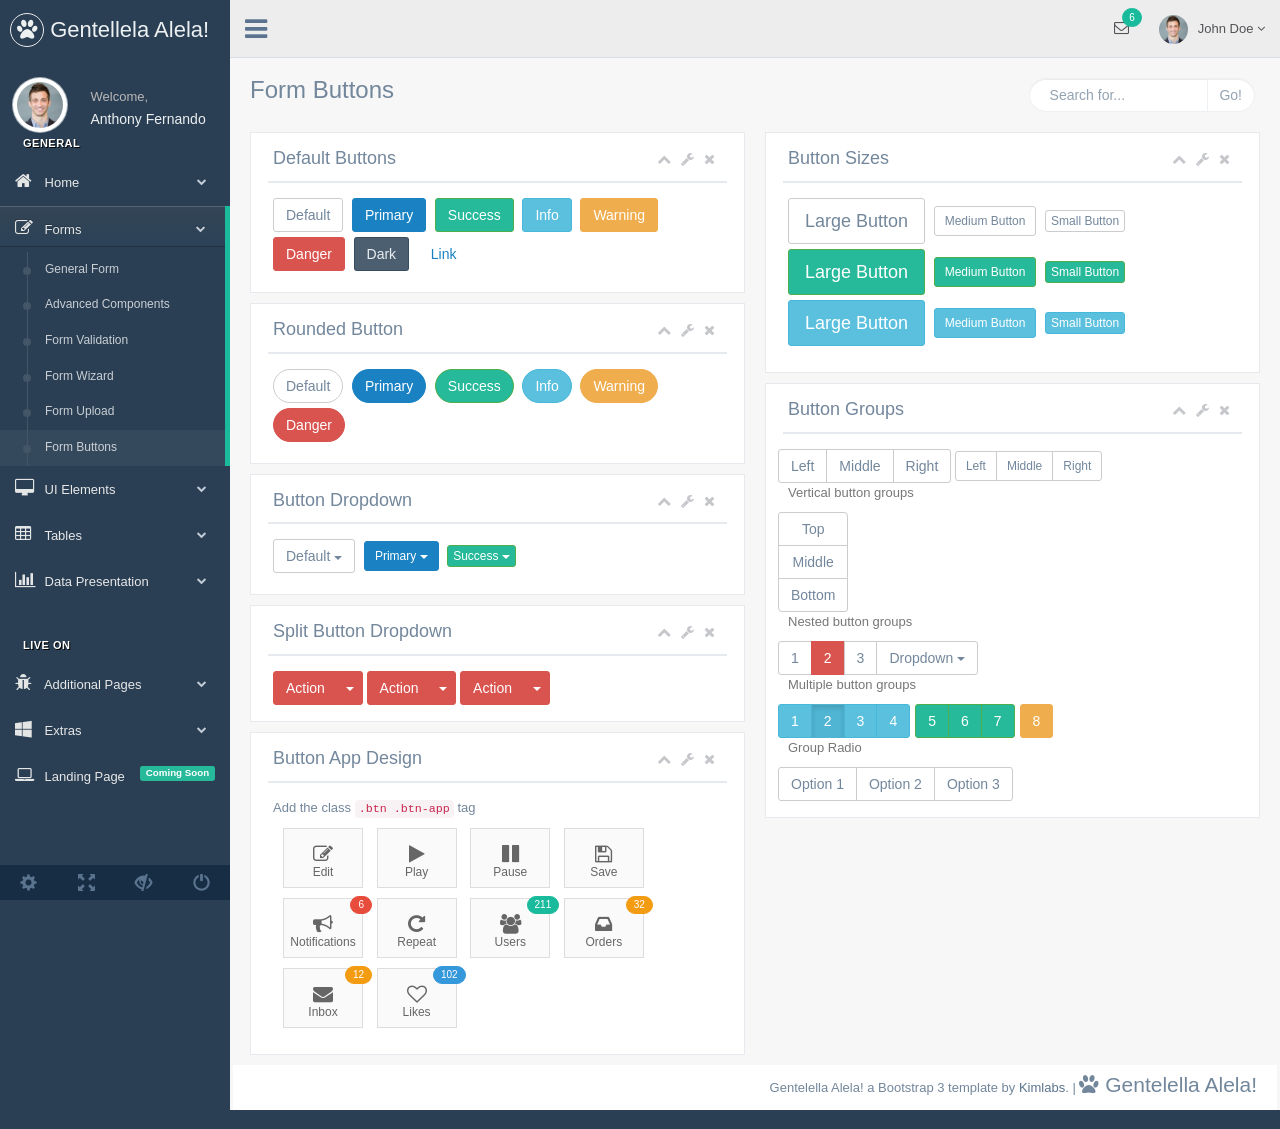
<file: WebContent/CSS/gentelella-master/production/form_buttons.html>
<!DOCTYPE html>
<html lang="en">

<head>
    <meta http-equiv="Content-Type" content="text/html; charset=UTF-8">
    <!-- Meta, title, CSS, favicons, etc. -->
    <meta charset="utf-8">
    <meta http-equiv="X-UA-Compatible" content="IE=edge">
    <meta name="viewport" content="width=device-width, initial-scale=1">

    <title>Gentallela Alela! | </title>

    <!-- Bootstrap core CSS -->

    <link href="css/bootstrap.min.css" rel="stylesheet">

    <link href="fonts/css/font-awesome.min.css" rel="stylesheet">
    <link href="css/animate.min.css" rel="stylesheet">

    <!-- Custom styling plus plugins -->
    <link href="css/custom.css" rel="stylesheet">
    <link href="css/icheck/flat/green.css" rel="stylesheet">


    <script src="js/jquery.min.js"></script>

    <!--[if lt IE 9]>
        <script src="../assets/js/ie8-responsive-file-warning.js"></script>
        <![endif]-->

    <!-- HTML5 shim and Respond.js for IE8 support of HTML5 elements and media queries -->
    <!--[if lt IE 9]>
          <script src="https://oss.maxcdn.com/html5shiv/3.7.2/html5shiv.min.js"></script>
          <script src="https://oss.maxcdn.com/respond/1.4.2/respond.min.js"></script>
        <![endif]-->

</head>


<body class="nav-md">

    <div class="container body">


        <div class="main_container">

            <div class="col-md-3 left_col">
                <div class="left_col scroll-view">

                    <div class="navbar nav_title" style="border: 0;">
                        <a href="index.html" class="site_title"><i class="fa fa-paw"></i> <span>Gentellela Alela!</span></a>
                    </div>
                    <div class="clearfix"></div>


                    <!-- menu prile quick info -->
                    <div class="profile">
                        <div class="profile_pic">
                            <img src="images/img.jpg" alt="..." class="img-circle profile_img">
                        </div>
                        <div class="profile_info">
                            <span>Welcome,</span>
                            <h2>Anthony Fernando</h2>
                        </div>
                    </div>
                    <!-- /menu prile quick info -->

                    <br />

                    <!-- sidebar menu -->
                    <div id="sidebar-menu" class="main_menu_side hidden-print main_menu">

                        <div class="menu_section">
                            <h3>General</h3>
                            <ul class="nav side-menu">
                                <li><a><i class="fa fa-home"></i> Home <span class="fa fa-chevron-down"></span></a>
                                    <ul class="nav child_menu" style="display: none">
                                        <li><a href="index.html">Dashboard</a>
                                        </li>
                                        <li><a href="index2.html">Dashboard2</a>
                                        </li>
                                        <li><a href="index3.html">Dashboard3</a>
                                        </li>
                                    </ul>
                                </li>
                                <li><a><i class="fa fa-edit"></i> Forms <span class="fa fa-chevron-down"></span></a>
                                    <ul class="nav child_menu" style="display: none">
                                        <li><a href="form.html">General Form</a>
                                        </li>
                                        <li><a href="form_advanced.html">Advanced Components</a>
                                        </li>
                                        <li><a href="form_validation.html">Form Validation</a>
                                        </li>
                                        <li><a href="form_wizards.html">Form Wizard</a>
                                        </li>
                                        <li><a href="form_upload.html">Form Upload</a>
                                        </li>
                                        <li><a href="form_buttons.html">Form Buttons</a>
                                        </li>
                                    </ul>
                                </li>
                                <li><a><i class="fa fa-desktop"></i> UI Elements <span class="fa fa-chevron-down"></span></a>
                                    <ul class="nav child_menu" style="display: none">
                                        <li><a href="general_elements.html">General Elements</a>
                                        </li>
                                        <li><a href="media_gallery.html">Media Gallery</a>
                                        </li>
                                        <li><a href="typography.html">Typography</a>
                                        </li>
                                        <li><a href="icons.html">Icons</a>
                                        </li>
                                        <li><a href="glyphicons.html">Glyphicons</a>
                                        </li>
                                        <li><a href="widgets.html">Widgets</a>
                                        </li>
                                        <li><a href="invoice.html">Invoice</a>
                                        </li>
                                        <li><a href="inbox.html">Inbox</a>
                                        </li>
                                        <li><a href="calender.html">Calender</a>
                                        </li>
                                    </ul>
                                </li>
                                <li><a><i class="fa fa-table"></i> Tables <span class="fa fa-chevron-down"></span></a>
                                    <ul class="nav child_menu" style="display: none">
                                        <li><a href="tables.html">Tables</a>
                                        </li>
                                        <li><a href="tables_dynamic.html">Table Dynamic</a>
                                        </li>
                                    </ul>
                                </li>
                                <li><a><i class="fa fa-bar-chart-o"></i> Data Presentation <span class="fa fa-chevron-down"></span></a>
                                    <ul class="nav child_menu" style="display: none">
                                        <li><a href="chartjs.html">Chart JS</a>
                                        </li>
                                        <li><a href="chartjs2.html">Chart JS2</a>
                                        </li>
                                        <li><a href="morisjs.html">Moris JS</a>
                                        </li>
                                        <li><a href="echarts.html">ECharts </a>
                                        </li>
                                        <li><a href="other_charts.html">Other Charts </a>
                                        </li>
                                    </ul>
                                </li>
                            </ul>
                        </div>
                        <div class="menu_section">
                            <h3>Live On</h3>
                            <ul class="nav side-menu">
                                <li><a><i class="fa fa-bug"></i> Additional Pages <span class="fa fa-chevron-down"></span></a>
                                    <ul class="nav child_menu" style="display: none">
                                        <li><a href="e_commerce.html">E-commerce</a>
                                        </li>
                                        <li><a href="projects.html">Projects</a>
                                        </li>
                                        <li><a href="project_detail.html">Project Detail</a>
                                        </li>
                                        <li><a href="contacts.html">Contacts</a>
                                        </li>
                                        <li><a href="profile.html">Profile</a>
                                        </li>
                                    </ul>
                                </li>
                                <li><a><i class="fa fa-windows"></i> Extras <span class="fa fa-chevron-down"></span></a>
                                    <ul class="nav child_menu" style="display: none">
                                        <li><a href="page_404.html">404 Error</a>
                                        </li>
                                        <li><a href="page_500.html">500 Error</a>
                                        </li>
                                        <li><a href="plain_page.html">Plain Page</a>
                                        </li>
                                        <li><a href="login.html">Login Page</a>
                                        </li>
                                        <li><a href="pricing_tables.html">Pricing Tables</a>
                                        </li>

                                    </ul>
                                </li>
                                <li><a><i class="fa fa-laptop"></i> Landing Page <span class="label label-success pull-right">Coming Soon</span></a>
                                </li>
                            </ul>
                        </div>

                    </div>
                    <!-- /sidebar menu -->

                    <!-- /menu footer buttons -->
                    <div class="sidebar-footer hidden-small">
                        <a data-toggle="tooltip" data-placement="top" title="Settings">
                            <span class="glyphicon glyphicon-cog" aria-hidden="true"></span>
                        </a>
                        <a data-toggle="tooltip" data-placement="top" title="FullScreen">
                            <span class="glyphicon glyphicon-fullscreen" aria-hidden="true"></span>
                        </a>
                        <a data-toggle="tooltip" data-placement="top" title="Lock">
                            <span class="glyphicon glyphicon-eye-close" aria-hidden="true"></span>
                        </a>
                        <a data-toggle="tooltip" data-placement="top" title="Logout">
                            <span class="glyphicon glyphicon-off" aria-hidden="true"></span>
                        </a>
                    </div>
                    <!-- /menu footer buttons -->
                </div>
            </div>

            <!-- top navigation -->
            <div class="top_nav">

                <div class="nav_menu">
                    <nav class="" role="navigation">
                        <div class="nav toggle">
                            <a id="menu_toggle"><i class="fa fa-bars"></i></a>
                        </div>

                        <ul class="nav navbar-nav navbar-right">
                            <li class="">
                                <a href="javascript:;" class="user-profile dropdown-toggle" data-toggle="dropdown" aria-expanded="false">
                                    <img src="images/img.jpg" alt="">John Doe
                                    <span class=" fa fa-angle-down"></span>
                                </a>
                                <ul class="dropdown-menu dropdown-usermenu animated fadeInDown pull-right">
                                    <li><a href="javascript:;">  Profile</a>
                                    </li>
                                    <li>
                                        <a href="javascript:;">
                                            <span class="badge bg-red pull-right">50%</span>
                                            <span>Settings</span>
                                        </a>
                                    </li>
                                    <li>
                                        <a href="javascript:;">Help</a>
                                    </li>
                                    <li><a href="login.html"><i class="fa fa-sign-out pull-right"></i> Log Out</a>
                                    </li>
                                </ul>
                            </li>

                            <li role="presentation" class="dropdown">
                                <a href="javascript:;" class="dropdown-toggle info-number" data-toggle="dropdown" aria-expanded="false">
                                    <i class="fa fa-envelope-o"></i>
                                    <span class="badge bg-green">6</span>
                                </a>
                                <ul id="menu1" class="dropdown-menu list-unstyled msg_list animated fadeInDown" role="menu">
                                    <li>
                                        <a>
                                            <span class="image">
                                        <img src="images/img.jpg" alt="Profile Image" />
                                    </span>
                                            <span>
                                        <span>John Smith</span>
                                            <span class="time">3 mins ago</span>
                                            </span>
                                            <span class="message">
                                        Film festivals used to be do-or-die moments for movie makers. They were where... 
                                    </span>
                                        </a>
                                    </li>
                                    <li>
                                        <a>
                                            <span class="image">
                                        <img src="images/img.jpg" alt="Profile Image" />
                                    </span>
                                            <span>
                                        <span>John Smith</span>
                                            <span class="time">3 mins ago</span>
                                            </span>
                                            <span class="message">
                                        Film festivals used to be do-or-die moments for movie makers. They were where... 
                                    </span>
                                        </a>
                                    </li>
                                    <li>
                                        <a>
                                            <span class="image">
                                        <img src="images/img.jpg" alt="Profile Image" />
                                    </span>
                                            <span>
                                        <span>John Smith</span>
                                            <span class="time">3 mins ago</span>
                                            </span>
                                            <span class="message">
                                        Film festivals used to be do-or-die moments for movie makers. They were where... 
                                    </span>
                                        </a>
                                    </li>
                                    <li>
                                        <a>
                                            <span class="image">
                                        <img src="images/img.jpg" alt="Profile Image" />
                                    </span>
                                            <span>
                                        <span>John Smith</span>
                                            <span class="time">3 mins ago</span>
                                            </span>
                                            <span class="message">
                                        Film festivals used to be do-or-die moments for movie makers. They were where... 
                                    </span>
                                        </a>
                                    </li>
                                    <li>
                                        <div class="text-center">
                                            <a>
                                                <strong>See All Alerts</strong>
                                                <i class="fa fa-angle-right"></i>
                                            </a>
                                        </div>
                                    </li>
                                </ul>
                            </li>

                        </ul>
                    </nav>
                </div>

            </div>
            <!-- /top navigation -->

            <!-- page content -->

            <div class="right_col" role="main">
                <div class="">

                    <div class="page-title">
                        <div class="title_left">
                            <h3>Form Buttons</h3>
                        </div>

                        <div class="title_right">
                            <div class="col-md-5 col-sm-5 col-xs-12 form-group pull-right top_search">
                                <div class="input-group">
                                    <input type="text" class="form-control" placeholder="Search for...">
                                    <span class="input-group-btn">
                            <button class="btn btn-default" type="button">Go!</button>
                        </span>
                                </div>
                            </div>
                        </div>
                    </div>
                    <div class="clearfix"></div>

                    <div class="row">

                        <div class="col-md-6">

                            <div class="x_panel">
                                <div class="x_title">
                                    <h2>Default Buttons </h2>
                                    <ul class="nav navbar-right panel_toolbox">
                                        <li><a class="collapse-link"><i class="fa fa-chevron-up"></i></a>
                                        </li>
                                        <li class="dropdown">
                                            <a href="#" class="dropdown-toggle" data-toggle="dropdown" role="button" aria-expanded="false"><i class="fa fa-wrench"></i></a>
                                            <ul class="dropdown-menu" role="menu">
                                                <li><a href="#">Settings 1</a>
                                                </li>
                                                <li><a href="#">Settings 2</a>
                                                </li>
                                            </ul>
                                        </li>
                                        <li><a class="close-link"><i class="fa fa-close"></i></a>
                                        </li>
                                    </ul>
                                    <div class="clearfix"></div>
                                </div>
                                <div class="x_content">
                                    <button type="button" class="btn btn-default">Default</button>

                                    <button type="button" class="btn btn-primary">Primary</button>

                                    <button type="button" class="btn btn-success">Success</button>

                                    <button type="button" class="btn btn-info">Info</button>

                                    <button type="button" class="btn btn-warning">Warning</button>

                                    <button type="button" class="btn btn-danger">Danger</button>

                                    <button type="button" class="btn btn-dark">Dark</button>

                                    <button type="button" class="btn btn-link">Link</button>
                                </div>
                            </div>


                            <div class="x_panel">
                                <div class="x_title">
                                    <h2>Rounded Button</h2>
                                    <ul class="nav navbar-right panel_toolbox">
                                        <li><a class="collapse-link"><i class="fa fa-chevron-up"></i></a>
                                        </li>
                                        <li class="dropdown">
                                            <a href="#" class="dropdown-toggle" data-toggle="dropdown" role="button" aria-expanded="false"><i class="fa fa-wrench"></i></a>
                                            <ul class="dropdown-menu" role="menu">
                                                <li><a href="#">Settings 1</a>
                                                </li>
                                                <li><a href="#">Settings 2</a>
                                                </li>
                                            </ul>
                                        </li>
                                        <li><a class="close-link"><i class="fa fa-close"></i></a>
                                        </li>
                                    </ul>
                                    <div class="clearfix"></div>
                                </div>
                                <div class="x_content">
                                    <button type="button" class="btn btn-round btn-default">Default</button>
                                    <button type="button" class="btn btn-round btn-primary">Primary</button>
                                    <button type="button" class="btn btn-round btn-success">Success</button>
                                    <button type="button" class="btn btn-round btn-info">Info</button>
                                    <button type="button" class="btn btn-round btn-warning">Warning</button>
                                    <button type="button" class="btn btn-round btn-danger">Danger</button>
                                </div>
                            </div>

                            <div class="x_panel">
                                <div class="x_title">
                                    <h2>Button Dropdown</h2>
                                    <ul class="nav navbar-right panel_toolbox">
                                        <li><a class="collapse-link"><i class="fa fa-chevron-up"></i></a>
                                        </li>
                                        <li class="dropdown">
                                            <a href="#" class="dropdown-toggle" data-toggle="dropdown" role="button" aria-expanded="false"><i class="fa fa-wrench"></i></a>
                                            <ul class="dropdown-menu" role="menu">
                                                <li><a href="#">Settings 1</a>
                                                </li>
                                                <li><a href="#">Settings 2</a>
                                                </li>
                                            </ul>
                                        </li>
                                        <li><a class="close-link"><i class="fa fa-close"></i></a>
                                        </li>
                                    </ul>
                                    <div class="clearfix"></div>
                                </div>
                                <div class="x_content">

                                    <button data-toggle="dropdown" class="btn btn-default dropdown-toggle" type="button" aria-expanded="false">Default <span class="caret"></span>
                                    </button>
                                    <ul role="menu" class="dropdown-menu">
                                        <li><a href="#">Action</a>
                                        </li>
                                        <li><a href="#">Another action</a>
                                        </li>
                                        <li><a href="#">Something else here</a>
                                        </li>
                                        <li class="divider"></li>
                                        <li><a href="#">Separated link</a>
                                        </li>
                                    </ul>

                                    <button data-toggle="dropdown" class="btn btn-primary dropdown-toggle btn-sm" type="button" aria-expanded="false">Primary <span class="caret"></span>
                                    </button>
                                    <ul role="menu" class="dropdown-menu">
                                        <li><a href="#">Action</a>
                                        </li>
                                        <li><a href="#">Another action</a>
                                        </li>
                                        <li><a href="#">Something else here</a>
                                        </li>
                                        <li class="divider"></li>
                                        <li><a href="#">Separated link</a>
                                        </li>
                                    </ul>

                                    <button data-toggle="dropdown" class="btn btn-success dropdown-toggle btn-xs" type="button">Success <span class="caret"></span>
                                    </button>
                                    <ul role="menu" class="dropdown-menu">
                                        <li><a href="#">Action</a>
                                        </li>
                                        <li><a href="#">Another action</a>
                                        </li>
                                        <li><a href="#">Something else here</a>
                                        </li>
                                        <li class="divider"></li>
                                        <li><a href="#">Separated link</a>
                                        </li>
                                    </ul>


                                </div>
                            </div>


                            <div class="x_panel">
                                <div class="x_title">
                                    <h2>Split Button Dropdown</h2>
                                    <ul class="nav navbar-right panel_toolbox">
                                        <li><a class="collapse-link"><i class="fa fa-chevron-up"></i></a>
                                        </li>
                                        <li class="dropdown">
                                            <a href="#" class="dropdown-toggle" data-toggle="dropdown" role="button" aria-expanded="false"><i class="fa fa-wrench"></i></a>
                                            <ul class="dropdown-menu" role="menu">
                                                <li><a href="#">Settings 1</a>
                                                </li>
                                                <li><a href="#">Settings 2</a>
                                                </li>
                                            </ul>
                                        </li>
                                        <li><a class="close-link"><i class="fa fa-close"></i></a>
                                        </li>
                                    </ul>
                                    <div class="clearfix"></div>
                                </div>
                                <div class="x_content">

                                    <!-- Split button -->
                                    <div class="btn-group">
                                        <button type="button" class="btn btn-danger">Action</button>
                                        <button type="button" class="btn btn-danger dropdown-toggle" data-toggle="dropdown" aria-expanded="false">
                                            <span class="caret"></span>
                                            <span class="sr-only">Toggle Dropdown</span>
                                        </button>
                                        <ul class="dropdown-menu" role="menu">
                                            <li><a href="#">Action</a>
                                            </li>
                                            <li><a href="#">Another action</a>
                                            </li>
                                            <li><a href="#">Something else here</a>
                                            </li>
                                            <li class="divider"></li>
                                            <li><a href="#">Separated link</a>
                                            </li>
                                        </ul>
                                    </div>

                                    <!-- Split button -->
                                    <div class="btn-group">
                                        <button type="button" class="btn btn-danger">Action</button>
                                        <button type="button" class="btn btn-danger dropdown-toggle" data-toggle="dropdown" aria-expanded="false">
                                            <span class="caret"></span>
                                            <span class="sr-only">Toggle Dropdown</span>
                                        </button>
                                        <ul class="dropdown-menu" role="menu">
                                            <li><a href="#">Action</a>
                                            </li>
                                            <li><a href="#">Another action</a>
                                            </li>
                                            <li><a href="#">Something else here</a>
                                            </li>
                                            <li class="divider"></li>
                                            <li><a href="#">Separated link</a>
                                            </li>
                                        </ul>
                                    </div>

                                    <!-- Split button -->
                                    <div class="btn-group">
                                        <button type="button" class="btn btn-danger">Action</button>
                                        <button type="button" class="btn btn-danger dropdown-toggle" data-toggle="dropdown" aria-expanded="false">
                                            <span class="caret"></span>
                                            <span class="sr-only">Toggle Dropdown</span>
                                        </button>
                                        <ul class="dropdown-menu" role="menu">
                                            <li><a href="#">Action</a>
                                            </li>
                                            <li><a href="#">Another action</a>
                                            </li>
                                            <li><a href="#">Something else here</a>
                                            </li>
                                            <li class="divider"></li>
                                            <li><a href="#">Separated link</a>
                                            </li>
                                        </ul>
                                    </div>


                                </div>
                            </div>


                            <div class="x_panel">
                                <div class="x_title">
                                    <h2>Button App Design</h2>
                                    <ul class="nav navbar-right panel_toolbox">
                                        <li><a class="collapse-link"><i class="fa fa-chevron-up"></i></a>
                                        </li>
                                        <li class="dropdown">
                                            <a href="#" class="dropdown-toggle" data-toggle="dropdown" role="button" aria-expanded="false"><i class="fa fa-wrench"></i></a>
                                            <ul class="dropdown-menu" role="menu">
                                                <li><a href="#">Settings 1</a>
                                                </li>
                                                <li><a href="#">Settings 2</a>
                                                </li>
                                            </ul>
                                        </li>
                                        <li><a class="close-link"><i class="fa fa-close"></i></a>
                                        </li>
                                    </ul>
                                    <div class="clearfix"></div>
                                </div>
                                <div class="x_content">
                                    <p>Add the class <code>.btn .btn-app</code> tag</p>
                                    <a class="btn btn-app">
                                        <i class="fa fa-edit"></i> Edit
                                    </a>
                                    <a class="btn btn-app">
                                        <i class="fa fa-play"></i> Play
                                    </a>
                                    <a class="btn btn-app">
                                        <i class="fa fa-pause"></i> Pause
                                    </a>
                                    <a class="btn btn-app">
                                        <i class="fa fa-save"></i> Save
                                    </a>
                                    <a class="btn btn-app">
                                        <span class="badge bg-red">6</span>
                                        <i class="fa fa-bullhorn"></i> Notifications
                                    </a>
                                    <a class="btn btn-app">
                                        <i class="fa fa-repeat"></i> Repeat
                                    </a>
                                    <a class="btn btn-app">
                                        <span class="badge bg-green">211</span>
                                        <i class="fa fa-users"></i> Users
                                    </a>
                                    <a class="btn btn-app">
                                        <span class="badge bg-orange">32</span>
                                        <i class="fa fa-inbox"></i> Orders
                                    </a>
                                    <a class="btn btn-app">
                                        <span class="badge bg-orange">12</span>
                                        <i class="fa fa-envelope"></i> Inbox
                                    </a>
                                    <a class="btn btn-app">
                                        <span class="badge bg-blue">102</span>
                                        <i class="fa fa-heart-o"></i> Likes
                                    </a>
                                </div>
                            </div>

                        </div>

                        <div class="col-md-6">

                            <div class="x_panel">
                                <div class="x_title">
                                    <h2>Button Sizes</h2>
                                    <ul class="nav navbar-right panel_toolbox">
                                        <li><a class="collapse-link"><i class="fa fa-chevron-up"></i></a>
                                        </li>
                                        <li class="dropdown">
                                            <a href="#" class="dropdown-toggle" data-toggle="dropdown" role="button" aria-expanded="false"><i class="fa fa-wrench"></i></a>
                                            <ul class="dropdown-menu" role="menu">
                                                <li><a href="#">Settings 1</a>
                                                </li>
                                                <li><a href="#">Settings 2</a>
                                                </li>
                                            </ul>
                                        </li>
                                        <li><a class="close-link"><i class="fa fa-close"></i></a>
                                        </li>
                                    </ul>
                                    <div class="clearfix"></div>
                                </div>
                                <div class="x_content">
                                    <div class="buttons">
                                        <!-- Standard button -->
                                        <button type="button" class="btn btn-default btn-lg">Large Button</button>
                                        <button type="button" class="btn btn-default btn-sm">Medium Button</button>
                                        <button type="button" class="btn btn-default btn-xs">Small Button</button>
                                        <br>

                                        <button type="button" class="btn btn-success btn-lg">Large Button</button>
                                        <button type="button" class="btn btn-success btn-sm">Medium Button</button>
                                        <button type="button" class="btn btn-success btn-xs">Small Button</button>
                                        <br>

                                        <button type="button" class="btn btn-info btn-lg">Large Button</button>
                                        <button type="button" class="btn btn-info btn-sm">Medium Button</button>
                                        <button type="button" class="btn btn-info btn-xs">Small Button</button>
                                        <br>
                                    </div>
                                </div>

                            </div>


                            <div class="x_panel">
                                <div class="x_title">
                                    <h2>Button Groups</h2>
                                    <ul class="nav navbar-right panel_toolbox">
                                        <li><a class="collapse-link"><i class="fa fa-chevron-up"></i></a>
                                        </li>
                                        <li class="dropdown">
                                            <a href="#" class="dropdown-toggle" data-toggle="dropdown" role="button" aria-expanded="false"><i class="fa fa-wrench"></i></a>
                                            <ul class="dropdown-menu" role="menu">
                                                <li><a href="#">Settings 1</a>
                                                </li>
                                                <li><a href="#">Settings 2</a>
                                                </li>
                                            </ul>
                                        </li>
                                        <li><a class="close-link"><i class="fa fa-close"></i></a>
                                        </li>
                                    </ul>
                                    <div class="clearfix"></div>
                                </div>
                                <div class="x_content">
                                    <div class="row">
                                        <div class="btn-group">
                                            <button class="btn btn-default" type="button">Left</button>
                                            <button class="btn btn-default" type="button">Middle</button>
                                            <button class="btn btn-default" type="button">Right</button>
                                        </div>
                                        <div class="btn-group  btn-group-sm">
                                            <button class="btn btn-default" type="button">Left</button>
                                            <button class="btn btn-default" type="button">Middle</button>
                                            <button class="btn btn-default" type="button">Right</button>
                                        </div>
                                    </div>
                                    <p class="text-muted">Vertical button groups</p>
                                    <div class="row">
                                        <div class="btn-group-vertical">
                                            <button class="btn btn-default" type="button">Top</button>
                                            <button class="btn btn-default" type="button">Middle</button>
                                            <button class="btn btn-default" type="button">Bottom</button>
                                        </div>
                                    </div>
                                    <p class="text-muted">Nested button groups</p>
                                    <div class="row">
                                        <div class="btn-group">
                                            <button class="btn btn-default" type="button">1</button>
                                            <button class="btn btn-danger" type="button">2</button>
                                            <button class="btn btn-default" type="button">3</button>
                                            <div class="btn-group">
                                                <button data-toggle="dropdown" class="btn btn-default dropdown-toggle" type="button"> Dropdown <span class="caret"></span> </button>
                                                <ul class="dropdown-menu">
                                                    <li><a href="#">Dropdown link 1</a>
                                                    </li>
                                                    <li><a href="#">Dropdown link 2</a>
                                                    </li>
                                                    <li><a href="#">Dropdown link 3</a>
                                                    </li>
                                                </ul>
                                            </div>
                                        </div>
                                    </div>

                                    <p class="text-muted">Multiple button groups</p>
                                    <div class="row">
                                        <div class="btn-toolbar">
                                            <div class="btn-group">
                                                <button class="btn btn-info" type="button">1</button>
                                                <button class="btn btn-info active" type="button">2</button>
                                                <button class="btn btn-info" type="button">3</button>
                                                <button class="btn btn-info" type="button">4</button>
                                            </div>
                                            <div class="btn-group">
                                                <button class="btn btn-success" type="button">5</button>
                                                <button class="btn btn-success" type="button">6</button>
                                                <button class="btn btn-success" type="button">7</button>
                                            </div>
                                            <div class="btn-group">
                                                <button class="btn btn-warning" type="button">8</button>
                                            </div>
                                        </div>
                                    </div>

                                    <p class="text-muted">Group Radio</p>
                                    <div class="row">
                                        <div class="btn-group" data-toggle="buttons">
                                            <label class="btn btn-default">
                                                <input type="radio" name="options" id="option1"> Option 1
                                            </label>
                                            <label class="btn btn-default">
                                                <input type="radio" name="options" id="option2"> Option 2
                                            </label>
                                            <label class="btn btn-default">
                                                <input type="radio" name="options" id="option3"> Option 3
                                            </label>
                                        </div>
                                    </div>
                                </div>
                            </div>

                        </div>
                    </div>
                </div>

                <!-- footer content -->
                <footer>
                    <div class="">
                        <p class="pull-right">Gentelella Alela! a Bootstrap 3 template by <a>Kimlabs</a>. |
                            <span class="lead"> <i class="fa fa-paw"></i> Gentelella Alela!</span>
                        </p>
                    </div>
                    <div class="clearfix"></div>
                </footer>
                <!-- /footer content -->

            </div>
            <!-- /page content -->
        </div>

    </div>

    <div id="custom_notifications" class="custom-notifications dsp_none">
        <ul class="list-unstyled notifications clearfix" data-tabbed_notifications="notif-group">
        </ul>
        <div class="clearfix"></div>
        <div id="notif-group" class="tabbed_notifications"></div>
    </div>

    <script src="js/bootstrap.min.js"></script>

    <!-- chart js -->
    <script src="js/chartjs/chart.min.js"></script>
    <!-- bootstrap progress js -->
    <script src="js/progressbar/bootstrap-progressbar.min.js"></script>
    <script src="js/nicescroll/jquery.nicescroll.min.js"></script>
    <!-- icheck -->
    <script src="js/icheck/icheck.min.js"></script>

    <script src="js/custom.js"></script>

</body>

</html>
</file>
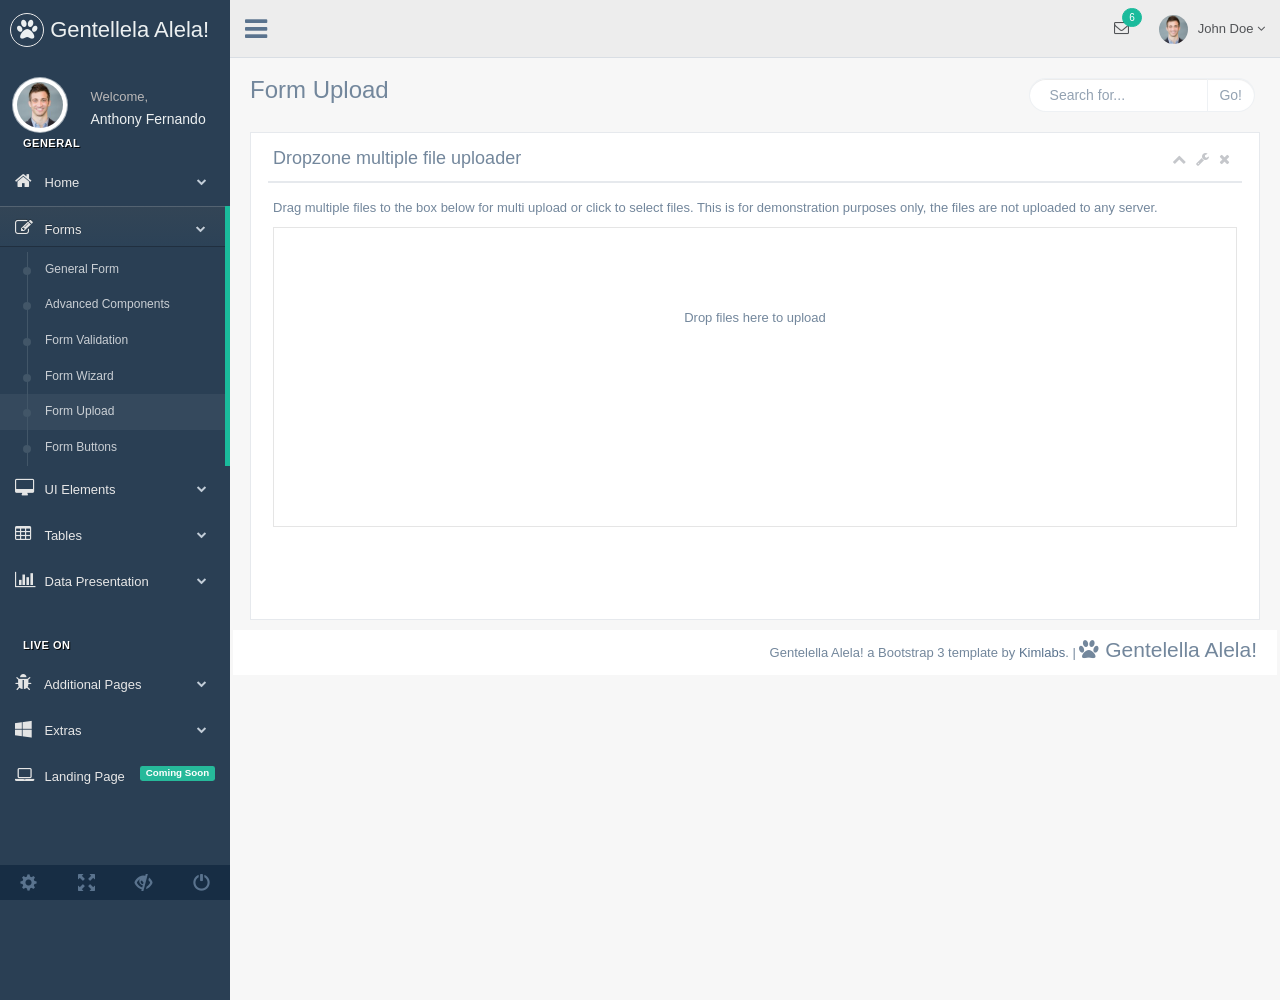
<file: WebContent/CSS/gentelella-master/production/form_upload.html>
<!DOCTYPE html>
<html lang="en">

<head>
    <meta http-equiv="Content-Type" content="text/html; charset=UTF-8">
    <!-- Meta, title, CSS, favicons, etc. -->
    <meta charset="utf-8">
    <meta http-equiv="X-UA-Compatible" content="IE=edge">
    <meta name="viewport" content="width=device-width, initial-scale=1">

    <title>Gentallela Alela! | </title>

    <!-- Bootstrap core CSS -->

    <link href="css/bootstrap.min.css" rel="stylesheet">

    <link href="fonts/css/font-awesome.min.css" rel="stylesheet">
    <link href="css/animate.min.css" rel="stylesheet">

    <!-- Custom styling plus plugins -->
    <link href="css/custom.css" rel="stylesheet">
    <link href="css/icheck/flat/green.css" rel="stylesheet">


    <script src="js/jquery.min.js"></script>

    <!--[if lt IE 9]>
        <script src="../assets/js/ie8-responsive-file-warning.js"></script>
        <![endif]-->

    <!-- HTML5 shim and Respond.js for IE8 support of HTML5 elements and media queries -->
    <!--[if lt IE 9]>
          <script src="https://oss.maxcdn.com/html5shiv/3.7.2/html5shiv.min.js"></script>
          <script src="https://oss.maxcdn.com/respond/1.4.2/respond.min.js"></script>
        <![endif]-->

</head>


<body class="nav-md">

    <div class="container body">


        <div class="main_container">

            <div class="col-md-3 left_col">
                <div class="left_col scroll-view">

                    <div class="navbar nav_title" style="border: 0;">
                        <a href="index.html" class="site_title"><i class="fa fa-paw"></i> <span>Gentellela Alela!</span></a>
                    </div>
                    <div class="clearfix"></div>


                    <!-- menu prile quick info -->
                    <div class="profile">
                        <div class="profile_pic">
                            <img src="images/img.jpg" alt="..." class="img-circle profile_img">
                        </div>
                        <div class="profile_info">
                            <span>Welcome,</span>
                            <h2>Anthony Fernando</h2>
                        </div>
                    </div>
                    <!-- /menu prile quick info -->

                    <br />

                    <!-- sidebar menu -->
                    <div id="sidebar-menu" class="main_menu_side hidden-print main_menu">

                        <div class="menu_section">
                            <h3>General</h3>
                            <ul class="nav side-menu">
                                <li><a><i class="fa fa-home"></i> Home <span class="fa fa-chevron-down"></span></a>
                                    <ul class="nav child_menu" style="display: none">
                                        <li><a href="index.html">Dashboard</a>
                                        </li>
                                        <li><a href="index2.html">Dashboard2</a>
                                        </li>
                                        <li><a href="index3.html">Dashboard3</a>
                                        </li>
                                    </ul>
                                </li>
                                <li><a><i class="fa fa-edit"></i> Forms <span class="fa fa-chevron-down"></span></a>
                                    <ul class="nav child_menu" style="display: none">
                                        <li><a href="form.html">General Form</a>
                                        </li>
                                        <li><a href="form_advanced.html">Advanced Components</a>
                                        </li>
                                        <li><a href="form_validation.html">Form Validation</a>
                                        </li>
                                        <li><a href="form_wizards.html">Form Wizard</a>
                                        </li>
                                        <li><a href="form_upload.html">Form Upload</a>
                                        </li>
                                        <li><a href="form_buttons.html">Form Buttons</a>
                                        </li>
                                    </ul>
                                </li>
                                <li><a><i class="fa fa-desktop"></i> UI Elements <span class="fa fa-chevron-down"></span></a>
                                    <ul class="nav child_menu" style="display: none">
                                        <li><a href="general_elements.html">General Elements</a>
                                        </li>
                                        <li><a href="media_gallery.html">Media Gallery</a>
                                        </li>
                                        <li><a href="typography.html">Typography</a>
                                        </li>
                                        <li><a href="icons.html">Icons</a>
                                        </li>
                                        <li><a href="glyphicons.html">Glyphicons</a>
                                        </li>
                                        <li><a href="widgets.html">Widgets</a>
                                        </li>
                                        <li><a href="invoice.html">Invoice</a>
                                        </li>
                                        <li><a href="inbox.html">Inbox</a>
                                        </li>
                                        <li><a href="calender.html">Calender</a>
                                        </li>
                                    </ul>
                                </li>
                                <li><a><i class="fa fa-table"></i> Tables <span class="fa fa-chevron-down"></span></a>
                                    <ul class="nav child_menu" style="display: none">
                                        <li><a href="tables.html">Tables</a>
                                        </li>
                                        <li><a href="tables_dynamic.html">Table Dynamic</a>
                                        </li>
                                    </ul>
                                </li>
                                <li><a><i class="fa fa-bar-chart-o"></i> Data Presentation <span class="fa fa-chevron-down"></span></a>
                                    <ul class="nav child_menu" style="display: none">
                                        <li><a href="chartjs.html">Chart JS</a>
                                        </li>
                                        <li><a href="chartjs2.html">Chart JS2</a>
                                        </li>
                                        <li><a href="morisjs.html">Moris JS</a>
                                        </li>
                                        <li><a href="echarts.html">ECharts </a>
                                        </li>
                                        <li><a href="other_charts.html">Other Charts </a>
                                        </li>
                                    </ul>
                                </li>
                            </ul>
                        </div>
                        <div class="menu_section">
                            <h3>Live On</h3>
                            <ul class="nav side-menu">
                                <li><a><i class="fa fa-bug"></i> Additional Pages <span class="fa fa-chevron-down"></span></a>
                                    <ul class="nav child_menu" style="display: none">
                                        <li><a href="e_commerce.html">E-commerce</a>
                                        </li>
                                        <li><a href="projects.html">Projects</a>
                                        </li>
                                        <li><a href="project_detail.html">Project Detail</a>
                                        </li>
                                        <li><a href="contacts.html">Contacts</a>
                                        </li>
                                        <li><a href="profile.html">Profile</a>
                                        </li>
                                    </ul>
                                </li>
                                <li><a><i class="fa fa-windows"></i> Extras <span class="fa fa-chevron-down"></span></a>
                                    <ul class="nav child_menu" style="display: none">
                                        <li><a href="page_404.html">404 Error</a>
                                        </li>
                                        <li><a href="page_500.html">500 Error</a>
                                        </li>
                                        <li><a href="plain_page.html">Plain Page</a>
                                        </li>
                                        <li><a href="login.html">Login Page</a>
                                        </li>
                                        <li><a href="pricing_tables.html">Pricing Tables</a>
                                        </li>

                                    </ul>
                                </li>
                                <li><a><i class="fa fa-laptop"></i> Landing Page <span class="label label-success pull-right">Coming Soon</span></a>
                                </li>
                            </ul>
                        </div>

                    </div>
                    <!-- /sidebar menu -->

                    <!-- /menu footer buttons -->
                    <div class="sidebar-footer hidden-small">
                        <a data-toggle="tooltip" data-placement="top" title="Settings">
                            <span class="glyphicon glyphicon-cog" aria-hidden="true"></span>
                        </a>
                        <a data-toggle="tooltip" data-placement="top" title="FullScreen">
                            <span class="glyphicon glyphicon-fullscreen" aria-hidden="true"></span>
                        </a>
                        <a data-toggle="tooltip" data-placement="top" title="Lock">
                            <span class="glyphicon glyphicon-eye-close" aria-hidden="true"></span>
                        </a>
                        <a data-toggle="tooltip" data-placement="top" title="Logout">
                            <span class="glyphicon glyphicon-off" aria-hidden="true"></span>
                        </a>
                    </div>
                    <!-- /menu footer buttons -->
                </div>
            </div>

            <!-- top navigation -->
            <div class="top_nav">

                <div class="nav_menu">
                    <nav class="" role="navigation">
                        <div class="nav toggle">
                            <a id="menu_toggle"><i class="fa fa-bars"></i></a>
                        </div>

                        <ul class="nav navbar-nav navbar-right">
                            <li class="">
                                <a href="javascript:;" class="user-profile dropdown-toggle" data-toggle="dropdown" aria-expanded="false">
                                    <img src="images/img.jpg" alt="">John Doe
                                    <span class=" fa fa-angle-down"></span>
                                </a>
                                <ul class="dropdown-menu dropdown-usermenu animated fadeInDown pull-right">
                                    <li><a href="javascript:;">  Profile</a>
                                    </li>
                                    <li>
                                        <a href="javascript:;">
                                            <span class="badge bg-red pull-right">50%</span>
                                            <span>Settings</span>
                                        </a>
                                    </li>
                                    <li>
                                        <a href="javascript:;">Help</a>
                                    </li>
                                    <li><a href="login.html"><i class="fa fa-sign-out pull-right"></i> Log Out</a>
                                    </li>
                                </ul>
                            </li>

                            <li role="presentation" class="dropdown">
                                <a href="javascript:;" class="dropdown-toggle info-number" data-toggle="dropdown" aria-expanded="false">
                                    <i class="fa fa-envelope-o"></i>
                                    <span class="badge bg-green">6</span>
                                </a>
                                <ul id="menu1" class="dropdown-menu list-unstyled msg_list animated fadeInDown" role="menu">
                                    <li>
                                        <a>
                                            <span class="image">
                                        <img src="images/img.jpg" alt="Profile Image" />
                                    </span>
                                            <span>
                                        <span>John Smith</span>
                                            <span class="time">3 mins ago</span>
                                            </span>
                                            <span class="message">
                                        Film festivals used to be do-or-die moments for movie makers. They were where... 
                                    </span>
                                        </a>
                                    </li>
                                    <li>
                                        <a>
                                            <span class="image">
                                        <img src="images/img.jpg" alt="Profile Image" />
                                    </span>
                                            <span>
                                        <span>John Smith</span>
                                            <span class="time">3 mins ago</span>
                                            </span>
                                            <span class="message">
                                        Film festivals used to be do-or-die moments for movie makers. They were where... 
                                    </span>
                                        </a>
                                    </li>
                                    <li>
                                        <a>
                                            <span class="image">
                                        <img src="images/img.jpg" alt="Profile Image" />
                                    </span>
                                            <span>
                                        <span>John Smith</span>
                                            <span class="time">3 mins ago</span>
                                            </span>
                                            <span class="message">
                                        Film festivals used to be do-or-die moments for movie makers. They were where... 
                                    </span>
                                        </a>
                                    </li>
                                    <li>
                                        <a>
                                            <span class="image">
                                        <img src="images/img.jpg" alt="Profile Image" />
                                    </span>
                                            <span>
                                        <span>John Smith</span>
                                            <span class="time">3 mins ago</span>
                                            </span>
                                            <span class="message">
                                        Film festivals used to be do-or-die moments for movie makers. They were where... 
                                    </span>
                                        </a>
                                    </li>
                                    <li>
                                        <div class="text-center">
                                            <a>
                                                <strong>See All Alerts</strong>
                                                <i class="fa fa-angle-right"></i>
                                            </a>
                                        </div>
                                    </li>
                                </ul>
                            </li>

                        </ul>
                    </nav>
                </div>

            </div>
            <!-- /top navigation -->

            <!-- page content -->
            <div class="right_col" role="main">

                <div class="">
                    <div class="page-title">
                        <div class="title_left">
                            <h3>Form Upload </h3>
                        </div>

                        <div class="title_right">
                            <div class="col-md-5 col-sm-5 col-xs-12 form-group pull-right top_search">
                                <div class="input-group">
                                    <input type="text" class="form-control" placeholder="Search for...">
                                    <span class="input-group-btn">
                            <button class="btn btn-default" type="button">Go!</button>
                        </span>
                                </div>
                            </div>
                        </div>
                    </div>
                    <div class="clearfix"></div>

                    <div class="row">
                        <div class="col-md-12 col-sm-12 col-xs-12">
                            <div class="x_panel">
                                <div class="x_title">
                                    <h2>Dropzone multiple file uploader</h2>
                                    <ul class="nav navbar-right panel_toolbox">
                                        <li><a class="collapse-link"><i class="fa fa-chevron-up"></i></a>
                                        </li>
                                        <li class="dropdown">
                                            <a href="#" class="dropdown-toggle" data-toggle="dropdown" role="button" aria-expanded="false"><i class="fa fa-wrench"></i></a>
                                            <ul class="dropdown-menu" role="menu">
                                                <li><a href="#">Settings 1</a>
                                                </li>
                                                <li><a href="#">Settings 2</a>
                                                </li>
                                            </ul>
                                        </li>
                                        <li><a class="close-link"><i class="fa fa-close"></i></a>
                                        </li>
                                    </ul>
                                    <div class="clearfix"></div>
                                </div>
                                <div class="x_content">

                                    <p>Drag multiple files to the box below for multi upload or click to select files. This is for demonstration purposes only, the files are not uploaded to any server.</p>
                                    <form action="choices/form_upload.html" class="dropzone" style="border: 1px solid #e5e5e5; height: 300px; "></form>

                                    <br />
                                    <br />
                                    <br />
                                    <br />
                                </div>
                            </div>
                        </div>
                    </div>
                </div>

                <!-- footer content -->
                <footer>
                    <div class="">
                        <p class="pull-right">Gentelella Alela! a Bootstrap 3 template by <a>Kimlabs</a>. |
                            <span class="lead"> <i class="fa fa-paw"></i> Gentelella Alela!</span>
                        </p>
                    </div>
                    <div class="clearfix"></div>
                </footer>
                <!-- /footer content -->

            </div>
            <!-- /page content -->
        </div>

    </div>

    <div id="custom_notifications" class="custom-notifications dsp_none">
        <ul class="list-unstyled notifications clearfix" data-tabbed_notifications="notif-group">
        </ul>
        <div class="clearfix"></div>
        <div id="notif-group" class="tabbed_notifications"></div>
    </div>

    <script src="js/bootstrap.min.js"></script>

    <!-- chart js -->
    <script src="js/chartjs/chart.min.js"></script>
    <!-- bootstrap progress js -->
    <script src="js/progressbar/bootstrap-progressbar.min.js"></script>
    <script src="js/nicescroll/jquery.nicescroll.min.js"></script>
    <!-- icheck -->
    <script src="js/icheck/icheck.min.js"></script>

    <script src="js/custom.js"></script>
    <!-- dropzone -->
    <script src="js/dropzone/dropzone.js"></script>

</body>

</html>
</file>
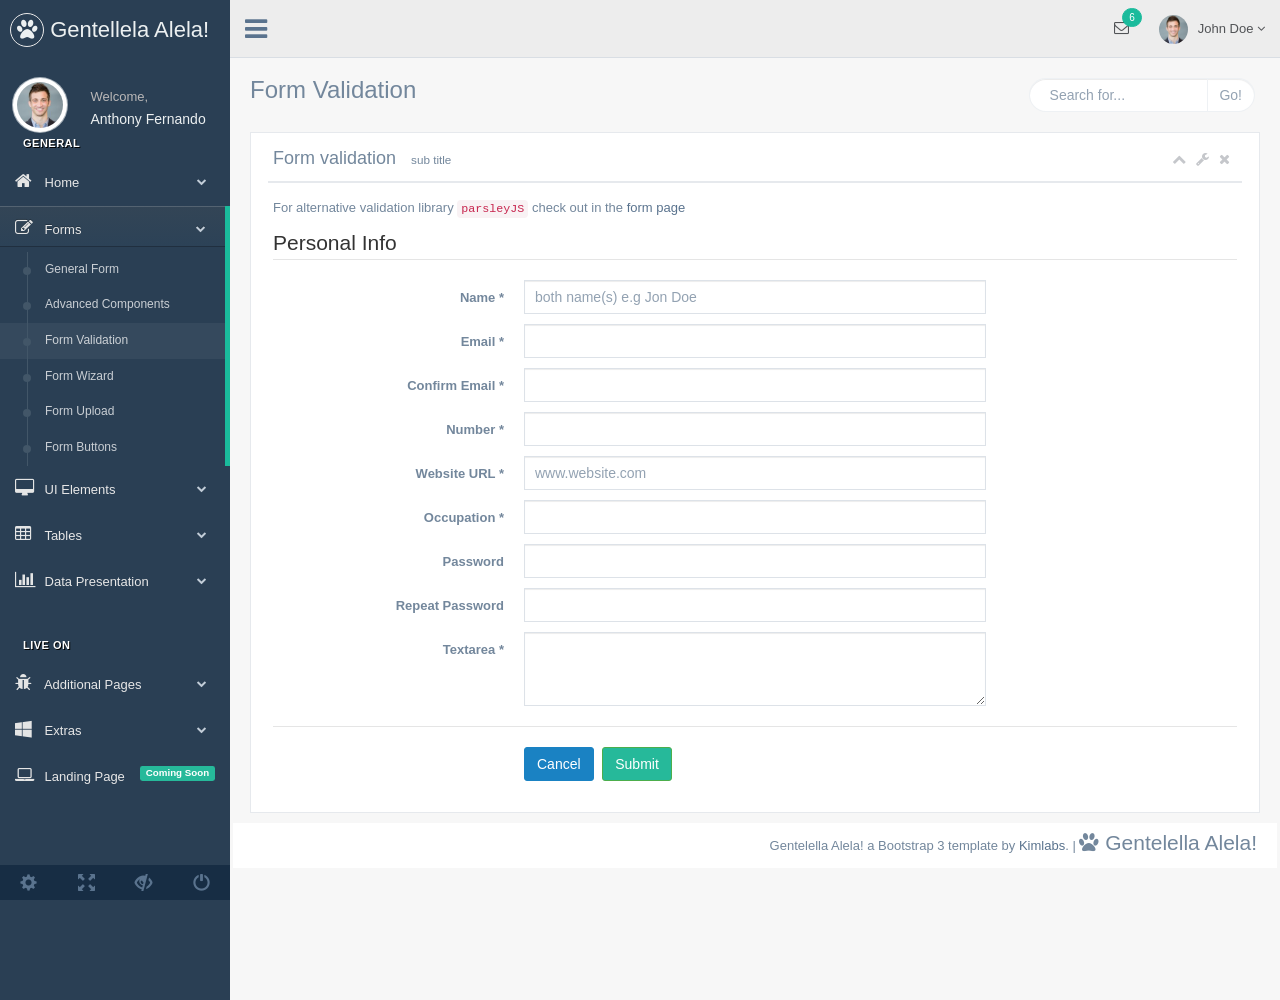
<file: WebContent/CSS/gentelella-master/production/form_validation.html>
<!DOCTYPE html>
<html lang="en">

<head>
    <meta http-equiv="Content-Type" content="text/html; charset=UTF-8">
    <!-- Meta, title, CSS, favicons, etc. -->
    <meta charset="utf-8">
    <meta http-equiv="X-UA-Compatible" content="IE=edge">
    <meta name="viewport" content="width=device-width, initial-scale=1">

    <title>Gentallela Alela! | </title>

    <!-- Bootstrap core CSS -->

    <link href="css/bootstrap.min.css" rel="stylesheet">

    <link href="fonts/css/font-awesome.min.css" rel="stylesheet">
    <link href="css/animate.min.css" rel="stylesheet">

    <!-- Custom styling plus plugins -->
    <link href="css/custom.css" rel="stylesheet">
    <link href="css/icheck/flat/green.css" rel="stylesheet">


    <script src="js/jquery.min.js"></script>

    <!--[if lt IE 9]>
        <script src="../assets/js/ie8-responsive-file-warning.js"></script>
        <![endif]-->

    <!-- HTML5 shim and Respond.js for IE8 support of HTML5 elements and media queries -->
    <!--[if lt IE 9]>
          <script src="https://oss.maxcdn.com/html5shiv/3.7.2/html5shiv.min.js"></script>
          <script src="https://oss.maxcdn.com/respond/1.4.2/respond.min.js"></script>
        <![endif]-->

</head>


<body class="nav-md">

    <div class="container body">


        <div class="main_container">

            <div class="col-md-3 left_col">
                <div class="left_col scroll-view">

                    <div class="navbar nav_title" style="border: 0;">
                        <a href="index.html" class="site_title"><i class="fa fa-paw"></i> <span>Gentellela Alela!</span></a>
                    </div>
                    <div class="clearfix"></div>


                    <!-- menu prile quick info -->
                    <div class="profile">
                        <div class="profile_pic">
                            <img src="images/img.jpg" alt="..." class="img-circle profile_img">
                        </div>
                        <div class="profile_info">
                            <span>Welcome,</span>
                            <h2>Anthony Fernando</h2>
                        </div>
                    </div>
                    <!-- /menu prile quick info -->

                    <br />

                    <!-- sidebar menu -->
                    <div id="sidebar-menu" class="main_menu_side hidden-print main_menu">

                        <div class="menu_section">
                            <h3>General</h3>
                            <ul class="nav side-menu">
                                <li><a><i class="fa fa-home"></i> Home <span class="fa fa-chevron-down"></span></a>
                                    <ul class="nav child_menu" style="display: none">
                                        <li><a href="index.html">Dashboard</a>
                                        </li>
                                        <li><a href="index2.html">Dashboard2</a>
                                        </li>
                                        <li><a href="index3.html">Dashboard3</a>
                                        </li>
                                    </ul>
                                </li>
                                <li><a><i class="fa fa-edit"></i> Forms <span class="fa fa-chevron-down"></span></a>
                                    <ul class="nav child_menu" style="display: none">
                                        <li><a href="form.html">General Form</a>
                                        </li>
                                        <li><a href="form_advanced.html">Advanced Components</a>
                                        </li>
                                        <li><a href="form_validation.html">Form Validation</a>
                                        </li>
                                        <li><a href="form_wizards.html">Form Wizard</a>
                                        </li>
                                        <li><a href="form_upload.html">Form Upload</a>
                                        </li>
                                        <li><a href="form_buttons.html">Form Buttons</a>
                                        </li>
                                    </ul>
                                </li>
                                <li><a><i class="fa fa-desktop"></i> UI Elements <span class="fa fa-chevron-down"></span></a>
                                    <ul class="nav child_menu" style="display: none">
                                        <li><a href="general_elements.html">General Elements</a>
                                        </li>
                                        <li><a href="media_gallery.html">Media Gallery</a>
                                        </li>
                                        <li><a href="typography.html">Typography</a>
                                        </li>
                                        <li><a href="icons.html">Icons</a>
                                        </li>
                                        <li><a href="glyphicons.html">Glyphicons</a>
                                        </li>
                                        <li><a href="widgets.html">Widgets</a>
                                        </li>
                                        <li><a href="invoice.html">Invoice</a>
                                        </li>
                                        <li><a href="inbox.html">Inbox</a>
                                        </li>
                                        <li><a href="calender.html">Calender</a>
                                        </li>
                                    </ul>
                                </li>
                                <li><a><i class="fa fa-table"></i> Tables <span class="fa fa-chevron-down"></span></a>
                                    <ul class="nav child_menu" style="display: none">
                                        <li><a href="tables.html">Tables</a>
                                        </li>
                                        <li><a href="tables_dynamic.html">Table Dynamic</a>
                                        </li>
                                    </ul>
                                </li>
                                <li><a><i class="fa fa-bar-chart-o"></i> Data Presentation <span class="fa fa-chevron-down"></span></a>
                                    <ul class="nav child_menu" style="display: none">
                                        <li><a href="chartjs.html">Chart JS</a>
                                        </li>
                                        <li><a href="chartjs2.html">Chart JS2</a>
                                        </li>
                                        <li><a href="morisjs.html">Moris JS</a>
                                        </li>
                                        <li><a href="echarts.html">ECharts </a>
                                        </li>
                                        <li><a href="other_charts.html">Other Charts </a>
                                        </li>
                                    </ul>
                                </li>
                            </ul>
                        </div>
                        <div class="menu_section">
                            <h3>Live On</h3>
                            <ul class="nav side-menu">
                                <li><a><i class="fa fa-bug"></i> Additional Pages <span class="fa fa-chevron-down"></span></a>
                                    <ul class="nav child_menu" style="display: none">
                                        <li><a href="e_commerce.html">E-commerce</a>
                                        </li>
                                        <li><a href="projects.html">Projects</a>
                                        </li>
                                        <li><a href="project_detail.html">Project Detail</a>
                                        </li>
                                        <li><a href="contacts.html">Contacts</a>
                                        </li>
                                        <li><a href="profile.html">Profile</a>
                                        </li>
                                    </ul>
                                </li>
                                <li><a><i class="fa fa-windows"></i> Extras <span class="fa fa-chevron-down"></span></a>
                                    <ul class="nav child_menu" style="display: none">
                                        <li><a href="page_404.html">404 Error</a>
                                        </li>
                                        <li><a href="page_500.html">500 Error</a>
                                        </li>
                                        <li><a href="plain_page.html">Plain Page</a>
                                        </li>
                                        <li><a href="login.html">Login Page</a>
                                        </li>
                                        <li><a href="pricing_tables.html">Pricing Tables</a>
                                        </li>

                                    </ul>
                                </li>
                                <li><a><i class="fa fa-laptop"></i> Landing Page <span class="label label-success pull-right">Coming Soon</span></a>
                                </li>
                            </ul>
                        </div>

                    </div>
                    <!-- /sidebar menu -->

                    <!-- /menu footer buttons -->
                    <div class="sidebar-footer hidden-small">
                        <a data-toggle="tooltip" data-placement="top" title="Settings">
                            <span class="glyphicon glyphicon-cog" aria-hidden="true"></span>
                        </a>
                        <a data-toggle="tooltip" data-placement="top" title="FullScreen">
                            <span class="glyphicon glyphicon-fullscreen" aria-hidden="true"></span>
                        </a>
                        <a data-toggle="tooltip" data-placement="top" title="Lock">
                            <span class="glyphicon glyphicon-eye-close" aria-hidden="true"></span>
                        </a>
                        <a data-toggle="tooltip" data-placement="top" title="Logout">
                            <span class="glyphicon glyphicon-off" aria-hidden="true"></span>
                        </a>
                    </div>
                    <!-- /menu footer buttons -->
                </div>
            </div>

            <!-- top navigation -->
            <div class="top_nav">

                <div class="nav_menu">
                    <nav class="" role="navigation">
                        <div class="nav toggle">
                            <a id="menu_toggle"><i class="fa fa-bars"></i></a>
                        </div>

                        <ul class="nav navbar-nav navbar-right">
                            <li class="">
                                <a href="javascript:;" class="user-profile dropdown-toggle" data-toggle="dropdown" aria-expanded="false">
                                    <img src="images/img.jpg" alt="">John Doe
                                    <span class=" fa fa-angle-down"></span>
                                </a>
                                <ul class="dropdown-menu dropdown-usermenu animated fadeInDown pull-right">
                                    <li><a href="javascript:;">  Profile</a>
                                    </li>
                                    <li>
                                        <a href="javascript:;">
                                            <span class="badge bg-red pull-right">50%</span>
                                            <span>Settings</span>
                                        </a>
                                    </li>
                                    <li>
                                        <a href="javascript:;">Help</a>
                                    </li>
                                    <li><a href="login.html"><i class="fa fa-sign-out pull-right"></i> Log Out</a>
                                    </li>
                                </ul>
                            </li>

                            <li role="presentation" class="dropdown">
                                <a href="javascript:;" class="dropdown-toggle info-number" data-toggle="dropdown" aria-expanded="false">
                                    <i class="fa fa-envelope-o"></i>
                                    <span class="badge bg-green">6</span>
                                </a>
                                <ul id="menu1" class="dropdown-menu list-unstyled msg_list animated fadeInDown" role="menu">
                                    <li>
                                        <a>
                                            <span class="image">
                                        <img src="images/img.jpg" alt="Profile Image" />
                                    </span>
                                            <span>
                                        <span>John Smith</span>
                                            <span class="time">3 mins ago</span>
                                            </span>
                                            <span class="message">
                                        Film festivals used to be do-or-die moments for movie makers. They were where... 
                                    </span>
                                        </a>
                                    </li>
                                    <li>
                                        <a>
                                            <span class="image">
                                        <img src="images/img.jpg" alt="Profile Image" />
                                    </span>
                                            <span>
                                        <span>John Smith</span>
                                            <span class="time">3 mins ago</span>
                                            </span>
                                            <span class="message">
                                        Film festivals used to be do-or-die moments for movie makers. They were where... 
                                    </span>
                                        </a>
                                    </li>
                                    <li>
                                        <a>
                                            <span class="image">
                                        <img src="images/img.jpg" alt="Profile Image" />
                                    </span>
                                            <span>
                                        <span>John Smith</span>
                                            <span class="time">3 mins ago</span>
                                            </span>
                                            <span class="message">
                                        Film festivals used to be do-or-die moments for movie makers. They were where... 
                                    </span>
                                        </a>
                                    </li>
                                    <li>
                                        <a>
                                            <span class="image">
                                        <img src="images/img.jpg" alt="Profile Image" />
                                    </span>
                                            <span>
                                        <span>John Smith</span>
                                            <span class="time">3 mins ago</span>
                                            </span>
                                            <span class="message">
                                        Film festivals used to be do-or-die moments for movie makers. They were where... 
                                    </span>
                                        </a>
                                    </li>
                                    <li>
                                        <div class="text-center">
                                            <a>
                                                <strong>See All Alerts</strong>
                                                <i class="fa fa-angle-right"></i>
                                            </a>
                                        </div>
                                    </li>
                                </ul>
                            </li>

                        </ul>
                    </nav>
                </div>

            </div>
            <!-- /top navigation -->

            <!-- page content -->
            <div class="right_col" role="main">

                <div class="">
                    <div class="page-title">
                        <div class="title_left">
                            <h3>
                    Form Validation
                </h3>
                        </div>

                        <div class="title_right">
                            <div class="col-md-5 col-sm-5 col-xs-12 form-group pull-right top_search">
                                <div class="input-group">
                                    <input type="text" class="form-control" placeholder="Search for...">
                                    <span class="input-group-btn">
                            <button class="btn btn-default" type="button">Go!</button>
                        </span>
                                </div>
                            </div>
                        </div>
                    </div>
                    <div class="clearfix"></div>

                    <div class="row">
                        <div class="col-md-12 col-sm-12 col-xs-12">
                            <div class="x_panel">
                                <div class="x_title">
                                    <h2>Form validation <small>sub title</small></h2>
                                    <ul class="nav navbar-right panel_toolbox">
                                        <li><a class="collapse-link"><i class="fa fa-chevron-up"></i></a>
                                        </li>
                                        <li class="dropdown">
                                            <a href="#" class="dropdown-toggle" data-toggle="dropdown" role="button" aria-expanded="false"><i class="fa fa-wrench"></i></a>
                                            <ul class="dropdown-menu" role="menu">
                                                <li><a href="#">Settings 1</a>
                                                </li>
                                                <li><a href="#">Settings 2</a>
                                                </li>
                                            </ul>
                                        </li>
                                        <li><a class="close-link"><i class="fa fa-close"></i></a>
                                        </li>
                                    </ul>
                                    <div class="clearfix"></div>
                                </div>
                                <div class="x_content">

                                    <form class="form-horizontal form-label-left" novalidate>

                                        <p>For alternative validation library <code>parsleyJS</code> check out in the <a href="form.html">form page</a>
                                        </p>
                                        <span class="section">Personal Info</span>

                                        <div class="item form-group">
                                            <label class="control-label col-md-3 col-sm-3 col-xs-12" for="name">Name <span class="required">*</span>
                                            </label>
                                            <div class="col-md-6 col-sm-6 col-xs-12">
                                                <input id="name" class="form-control col-md-7 col-xs-12" data-validate-length-range="6" data-validate-words="2" name="name" placeholder="both name(s) e.g Jon Doe" required="required" type="text">
                                            </div>
                                        </div>
                                        <div class="item form-group">
                                            <label class="control-label col-md-3 col-sm-3 col-xs-12" for="email">Email <span class="required">*</span>
                                            </label>
                                            <div class="col-md-6 col-sm-6 col-xs-12">
                                                <input type="email" id="email" name="email" required="required" class="form-control col-md-7 col-xs-12">
                                            </div>
                                        </div>
                                        <div class="item form-group">
                                            <label class="control-label col-md-3 col-sm-3 col-xs-12" for="email">Confirm Email <span class="required">*</span>
                                            </label>
                                            <div class="col-md-6 col-sm-6 col-xs-12">
                                                <input type="email" id="email2" name="confirm_email" data-validate-linked="email" required="required" class="form-control col-md-7 col-xs-12">
                                            </div>
                                        </div>
                                        <div class="item form-group">
                                            <label class="control-label col-md-3 col-sm-3 col-xs-12" for="number">Number <span class="required">*</span>
                                            </label>
                                            <div class="col-md-6 col-sm-6 col-xs-12">
                                                <input type="number" id="number" name="number" required="required" data-validate-minmax="10,100" class="form-control col-md-7 col-xs-12">
                                            </div>
                                        </div>
                                        <div class="item form-group">
                                            <label class="control-label col-md-3 col-sm-3 col-xs-12" for="website">Website URL <span class="required">*</span>
                                            </label>
                                            <div class="col-md-6 col-sm-6 col-xs-12">
                                                <input type="url" id="website" name="website" required="required" placeholder="www.website.com" class="form-control col-md-7 col-xs-12">
                                            </div>
                                        </div>
                                        <div class="item form-group">
                                            <label class="control-label col-md-3 col-sm-3 col-xs-12" for="occupation">Occupation <span class="required">*</span>
                                            </label>
                                            <div class="col-md-6 col-sm-6 col-xs-12">
                                                <input id="occupation" type="text" name="occupation" data-validate-length-range="5,20" class="optional form-control col-md-7 col-xs-12">
                                            </div>
                                        </div>
                                        <div class="item form-group">
                                            <label for="password" class="control-label col-md-3">Password</label>
                                            <div class="col-md-6 col-sm-6 col-xs-12">
                                                <input id="password" type="password" name="password" data-validate-length="6,8" class="form-control col-md-7 col-xs-12" required="required">
                                            </div>
                                        </div>
                                        <div class="item form-group">
                                            <label for="password2" class="control-label col-md-3 col-sm-3 col-xs-12">Repeat Password</label>
                                            <div class="col-md-6 col-sm-6 col-xs-12">
                                                <input id="password2" type="password" name="password2" data-validate-linked="password" class="form-control col-md-7 col-xs-12" required="required">
                                            </div>
                                        </div>
                                        <div class="item form-group">
                                            <label class="control-label col-md-3 col-sm-3 col-xs-12" for="textarea">Textarea <span class="required">*</span>
                                            </label>
                                            <div class="col-md-6 col-sm-6 col-xs-12">
                                                <textarea id="textarea" required="required" name="textarea" class="form-control col-md-7 col-xs-12"></textarea>
                                            </div>
                                        </div>
                                        <div class="ln_solid"></div>
                                        <div class="form-group">
                                            <div class="col-md-6 col-md-offset-3">
                                                <button type="submit" class="btn btn-primary">Cancel</button>
                                                <button id="send" type="submit" class="btn btn-success">Submit</button>
                                            </div>
                                        </div>
                                    </form>

                                </div>
                            </div>
                        </div>
                    </div>
                </div>
                
                <!-- footer content -->
            <footer>
                <div class="">
                    <p class="pull-right">Gentelella Alela! a Bootstrap 3 template by <a>Kimlabs</a>. |
                        <span class="lead"> <i class="fa fa-paw"></i> Gentelella Alela!</span>
                    </p>
                </div>
                <div class="clearfix"></div>
            </footer>
            <!-- /footer content -->
                
            </div>
            <!-- /page content -->
        </div>

    </div>

    <div id="custom_notifications" class="custom-notifications dsp_none">
        <ul class="list-unstyled notifications clearfix" data-tabbed_notifications="notif-group">
        </ul>
        <div class="clearfix"></div>
        <div id="notif-group" class="tabbed_notifications"></div>
    </div>

    <script src="js/bootstrap.min.js"></script>

    <!-- chart js -->
    <script src="js/chartjs/chart.min.js"></script>
    <!-- bootstrap progress js -->
    <script src="js/progressbar/bootstrap-progressbar.min.js"></script>
    <script src="js/nicescroll/jquery.nicescroll.min.js"></script>
    <!-- icheck -->
    <script src="js/icheck/icheck.min.js"></script>

    <script src="js/custom.js"></script>
    <!-- form validation -->
    <script src="js/validator/validator.js"></script>
    <script>
        // initialize the validator function
        validator.message['date'] = 'not a real date';

        // validate a field on "blur" event, a 'select' on 'change' event & a '.reuired' classed multifield on 'keyup':
        $('form')
            .on('blur', 'input[required], input.optional, select.required', validator.checkField)
            .on('change', 'select.required', validator.checkField)
            .on('keypress', 'input[required][pattern]', validator.keypress);

        $('.multi.required')
            .on('keyup blur', 'input', function () {
                validator.checkField.apply($(this).siblings().last()[0]);
            });

        // bind the validation to the form submit event
        //$('#send').click('submit');//.prop('disabled', true);

        $('form').submit(function (e) {
            e.preventDefault();
            var submit = true;
            // evaluate the form using generic validaing
            if (!validator.checkAll($(this))) {
                submit = false;
            }

            if (submit)
                this.submit();
            return false;
        });

        /* FOR DEMO ONLY */
        $('#vfields').change(function () {
            $('form').toggleClass('mode2');
        }).prop('checked', false);

        $('#alerts').change(function () {
            validator.defaults.alerts = (this.checked) ? false : true;
            if (this.checked)
                $('form .alert').remove();
        }).prop('checked', false);
    </script>

</body>

</html>
</file>
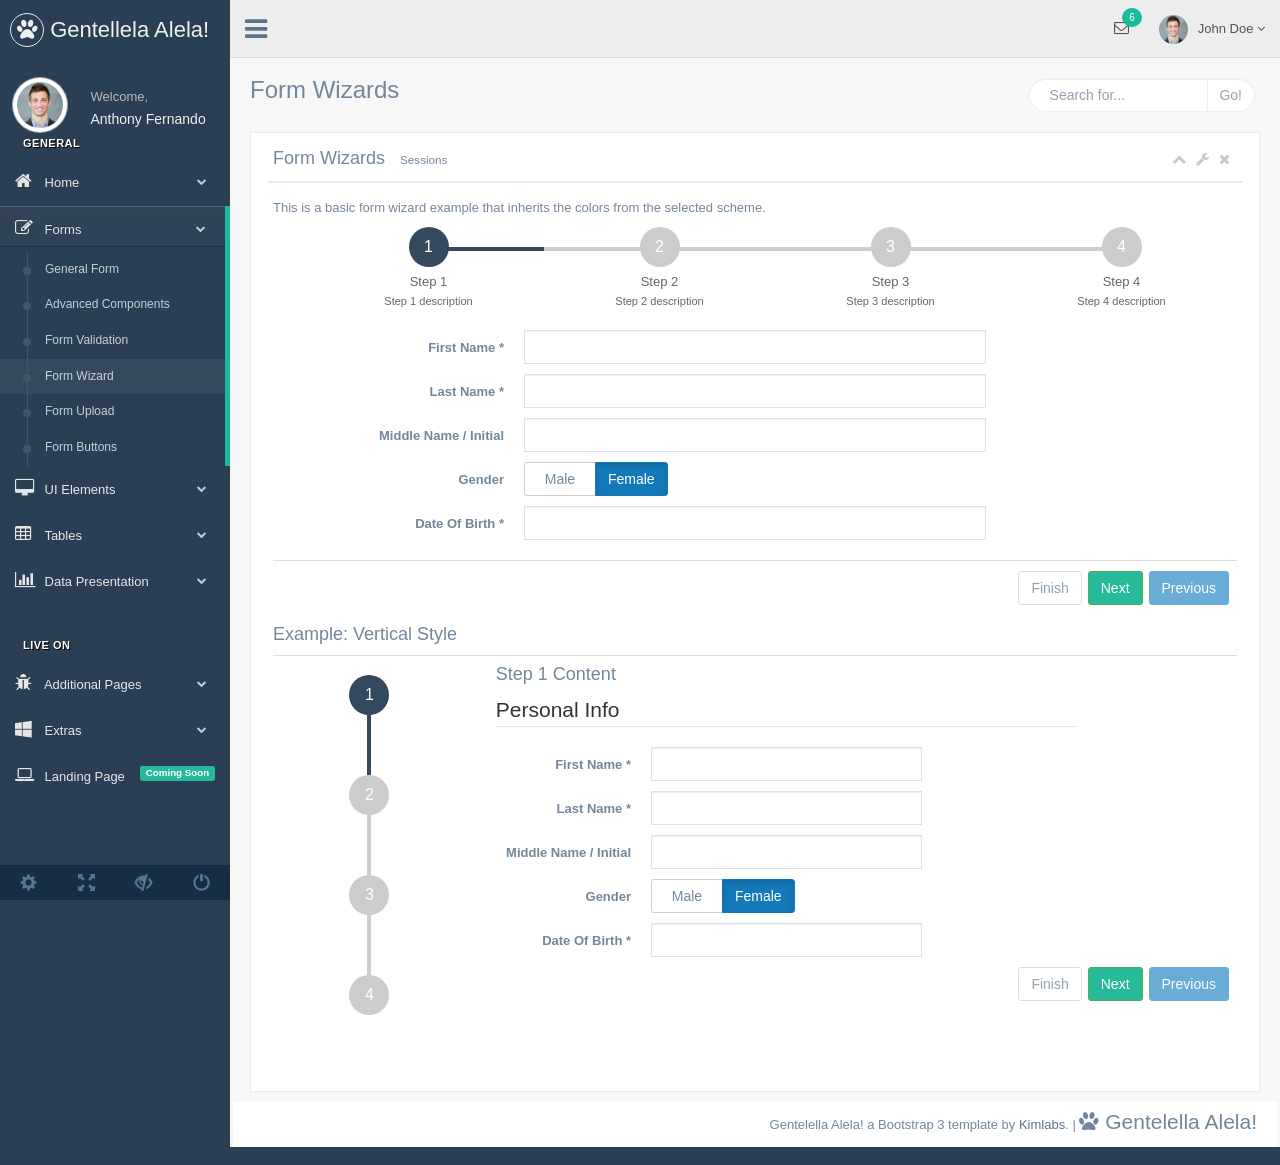
<file: WebContent/CSS/gentelella-master/production/form_wizards.html>
<!DOCTYPE html>
<html lang="en">

<head>
    <meta http-equiv="Content-Type" content="text/html; charset=UTF-8">
    <!-- Meta, title, CSS, favicons, etc. -->
    <meta charset="utf-8">
    <meta http-equiv="X-UA-Compatible" content="IE=edge">
    <meta name="viewport" content="width=device-width, initial-scale=1">

    <title>Gentallela Alela! | </title>

    <!-- Bootstrap core CSS -->

    <link href="css/bootstrap.min.css" rel="stylesheet">

    <link href="fonts/css/font-awesome.min.css" rel="stylesheet">
    <link href="css/animate.min.css" rel="stylesheet">

    <!-- Custom styling plus plugins -->
    <link href="css/custom.css" rel="stylesheet">
    <link href="css/icheck/flat/green.css" rel="stylesheet">


    <script src="js/jquery.min.js"></script>

    <!--[if lt IE 9]>
        <script src="../assets/js/ie8-responsive-file-warning.js"></script>
        <![endif]-->

    <!-- HTML5 shim and Respond.js for IE8 support of HTML5 elements and media queries -->
    <!--[if lt IE 9]>
          <script src="https://oss.maxcdn.com/html5shiv/3.7.2/html5shiv.min.js"></script>
          <script src="https://oss.maxcdn.com/respond/1.4.2/respond.min.js"></script>
        <![endif]-->

</head>


<body class="nav-md">

    <div class="container body">


        <div class="main_container">

            <div class="col-md-3 left_col">
                <div class="left_col scroll-view">

                    <div class="navbar nav_title" style="border: 0;">
                        <a href="index.html" class="site_title"><i class="fa fa-paw"></i> <span>Gentellela Alela!</span></a>
                    </div>
                    <div class="clearfix"></div>


                    <!-- menu prile quick info -->
                    <div class="profile">
                        <div class="profile_pic">
                            <img src="images/img.jpg" alt="..." class="img-circle profile_img">
                        </div>
                        <div class="profile_info">
                            <span>Welcome,</span>
                            <h2>Anthony Fernando</h2>
                        </div>
                    </div>
                    <!-- /menu prile quick info -->

                    <br />

                    <!-- sidebar menu -->
                    <div id="sidebar-menu" class="main_menu_side hidden-print main_menu">

                        <div class="menu_section">
                            <h3>General</h3>
                            <ul class="nav side-menu">
                                <li><a><i class="fa fa-home"></i> Home <span class="fa fa-chevron-down"></span></a>
                                    <ul class="nav child_menu" style="display: none">
                                        <li><a href="index.html">Dashboard</a>
                                        </li>
                                        <li><a href="index2.html">Dashboard2</a>
                                        </li>
                                        <li><a href="index3.html">Dashboard3</a>
                                        </li>
                                    </ul>
                                </li>
                                <li><a><i class="fa fa-edit"></i> Forms <span class="fa fa-chevron-down"></span></a>
                                    <ul class="nav child_menu" style="display: none">
                                        <li><a href="form.html">General Form</a>
                                        </li>
                                        <li><a href="form_advanced.html">Advanced Components</a>
                                        </li>
                                        <li><a href="form_validation.html">Form Validation</a>
                                        </li>
                                        <li><a href="form_wizards.html">Form Wizard</a>
                                        </li>
                                        <li><a href="form_upload.html">Form Upload</a>
                                        </li>
                                        <li><a href="form_buttons.html">Form Buttons</a>
                                        </li>
                                    </ul>
                                </li>
                                <li><a><i class="fa fa-desktop"></i> UI Elements <span class="fa fa-chevron-down"></span></a>
                                    <ul class="nav child_menu" style="display: none">
                                        <li><a href="general_elements.html">General Elements</a>
                                        </li>
                                        <li><a href="media_gallery.html">Media Gallery</a>
                                        </li>
                                        <li><a href="typography.html">Typography</a>
                                        </li>
                                        <li><a href="icons.html">Icons</a>
                                        </li>
                                        <li><a href="glyphicons.html">Glyphicons</a>
                                        </li>
                                        <li><a href="widgets.html">Widgets</a>
                                        </li>
                                        <li><a href="invoice.html">Invoice</a>
                                        </li>
                                        <li><a href="inbox.html">Inbox</a>
                                        </li>
                                        <li><a href="calender.html">Calender</a>
                                        </li>
                                    </ul>
                                </li>
                                <li><a><i class="fa fa-table"></i> Tables <span class="fa fa-chevron-down"></span></a>
                                    <ul class="nav child_menu" style="display: none">
                                        <li><a href="tables.html">Tables</a>
                                        </li>
                                        <li><a href="tables_dynamic.html">Table Dynamic</a>
                                        </li>
                                    </ul>
                                </li>
                                <li><a><i class="fa fa-bar-chart-o"></i> Data Presentation <span class="fa fa-chevron-down"></span></a>
                                    <ul class="nav child_menu" style="display: none">
                                        <li><a href="chartjs.html">Chart JS</a>
                                        </li>
                                        <li><a href="chartjs2.html">Chart JS2</a>
                                        </li>
                                        <li><a href="morisjs.html">Moris JS</a>
                                        </li>
                                        <li><a href="echarts.html">ECharts </a>
                                        </li>
                                        <li><a href="other_charts.html">Other Charts </a>
                                        </li>
                                    </ul>
                                </li>
                            </ul>
                        </div>
                        <div class="menu_section">
                            <h3>Live On</h3>
                            <ul class="nav side-menu">
                                <li><a><i class="fa fa-bug"></i> Additional Pages <span class="fa fa-chevron-down"></span></a>
                                    <ul class="nav child_menu" style="display: none">
                                        <li><a href="e_commerce.html">E-commerce</a>
                                        </li>
                                        <li><a href="projects.html">Projects</a>
                                        </li>
                                        <li><a href="project_detail.html">Project Detail</a>
                                        </li>
                                        <li><a href="contacts.html">Contacts</a>
                                        </li>
                                        <li><a href="profile.html">Profile</a>
                                        </li>
                                    </ul>
                                </li>
                                <li><a><i class="fa fa-windows"></i> Extras <span class="fa fa-chevron-down"></span></a>
                                    <ul class="nav child_menu" style="display: none">
                                        <li><a href="page_404.html">404 Error</a>
                                        </li>
                                        <li><a href="page_500.html">500 Error</a>
                                        </li>
                                        <li><a href="plain_page.html">Plain Page</a>
                                        </li>
                                        <li><a href="login.html">Login Page</a>
                                        </li>
                                        <li><a href="pricing_tables.html">Pricing Tables</a>
                                        </li>

                                    </ul>
                                </li>
                                <li><a><i class="fa fa-laptop"></i> Landing Page <span class="label label-success pull-right">Coming Soon</span></a>
                                </li>
                            </ul>
                        </div>

                    </div>
                    <!-- /sidebar menu -->

                    <!-- /menu footer buttons -->
                    <div class="sidebar-footer hidden-small">
                        <a data-toggle="tooltip" data-placement="top" title="Settings">
                            <span class="glyphicon glyphicon-cog" aria-hidden="true"></span>
                        </a>
                        <a data-toggle="tooltip" data-placement="top" title="FullScreen">
                            <span class="glyphicon glyphicon-fullscreen" aria-hidden="true"></span>
                        </a>
                        <a data-toggle="tooltip" data-placement="top" title="Lock">
                            <span class="glyphicon glyphicon-eye-close" aria-hidden="true"></span>
                        </a>
                        <a data-toggle="tooltip" data-placement="top" title="Logout">
                            <span class="glyphicon glyphicon-off" aria-hidden="true"></span>
                        </a>
                    </div>
                    <!-- /menu footer buttons -->
                </div>
            </div>

            <!-- top navigation -->
            <div class="top_nav">

                <div class="nav_menu">
                    <nav class="" role="navigation">
                        <div class="nav toggle">
                            <a id="menu_toggle"><i class="fa fa-bars"></i></a>
                        </div>

                        <ul class="nav navbar-nav navbar-right">
                            <li class="">
                                <a href="javascript:;" class="user-profile dropdown-toggle" data-toggle="dropdown" aria-expanded="false">
                                    <img src="images/img.jpg" alt="">John Doe
                                    <span class=" fa fa-angle-down"></span>
                                </a>
                                <ul class="dropdown-menu dropdown-usermenu animated fadeInDown pull-right">
                                    <li><a href="javascript:;">  Profile</a>
                                    </li>
                                    <li>
                                        <a href="javascript:;">
                                            <span class="badge bg-red pull-right">50%</span>
                                            <span>Settings</span>
                                        </a>
                                    </li>
                                    <li>
                                        <a href="javascript:;">Help</a>
                                    </li>
                                    <li><a href="login.html"><i class="fa fa-sign-out pull-right"></i> Log Out</a>
                                    </li>
                                </ul>
                            </li>

                            <li role="presentation" class="dropdown">
                                <a href="javascript:;" class="dropdown-toggle info-number" data-toggle="dropdown" aria-expanded="false">
                                    <i class="fa fa-envelope-o"></i>
                                    <span class="badge bg-green">6</span>
                                </a>
                                <ul id="menu1" class="dropdown-menu list-unstyled msg_list animated fadeInDown" role="menu">
                                    <li>
                                        <a>
                                            <span class="image">
                                        <img src="images/img.jpg" alt="Profile Image" />
                                    </span>
                                            <span>
                                        <span>John Smith</span>
                                            <span class="time">3 mins ago</span>
                                            </span>
                                            <span class="message">
                                        Film festivals used to be do-or-die moments for movie makers. They were where... 
                                    </span>
                                        </a>
                                    </li>
                                    <li>
                                        <a>
                                            <span class="image">
                                        <img src="images/img.jpg" alt="Profile Image" />
                                    </span>
                                            <span>
                                        <span>John Smith</span>
                                            <span class="time">3 mins ago</span>
                                            </span>
                                            <span class="message">
                                        Film festivals used to be do-or-die moments for movie makers. They were where... 
                                    </span>
                                        </a>
                                    </li>
                                    <li>
                                        <a>
                                            <span class="image">
                                        <img src="images/img.jpg" alt="Profile Image" />
                                    </span>
                                            <span>
                                        <span>John Smith</span>
                                            <span class="time">3 mins ago</span>
                                            </span>
                                            <span class="message">
                                        Film festivals used to be do-or-die moments for movie makers. They were where... 
                                    </span>
                                        </a>
                                    </li>
                                    <li>
                                        <a>
                                            <span class="image">
                                        <img src="images/img.jpg" alt="Profile Image" />
                                    </span>
                                            <span>
                                        <span>John Smith</span>
                                            <span class="time">3 mins ago</span>
                                            </span>
                                            <span class="message">
                                        Film festivals used to be do-or-die moments for movie makers. They were where... 
                                    </span>
                                        </a>
                                    </li>
                                    <li>
                                        <div class="text-center">
                                            <a>
                                                <strong>See All Alerts</strong>
                                                <i class="fa fa-angle-right"></i>
                                            </a>
                                        </div>
                                    </li>
                                </ul>
                            </li>

                        </ul>
                    </nav>
                </div>

            </div>
            <!-- /top navigation -->

            <!-- page content -->
            <div class="right_col" role="main">

                <div class="">
                    <div class="page-title">
                        <div class="title_left">
                            <h3>Form Wizards</h3>
                        </div>

                        <div class="title_right">
                            <div class="col-md-5 col-sm-5 col-xs-12 form-group pull-right top_search">
                                <div class="input-group">
                                    <input type="text" class="form-control" placeholder="Search for...">
                                    <span class="input-group-btn">
                            <button class="btn btn-default" type="button">Go!</button>
                        </span>
                                </div>
                            </div>
                        </div>
                    </div>
                    <div class="clearfix"></div>

                    <div class="row">

                        <div class="col-md-12 col-sm-12 col-xs-12">
                            <div class="x_panel">
                                <div class="x_title">
                                    <h2>Form Wizards <small>Sessions</small></h2>
                                    <ul class="nav navbar-right panel_toolbox">
                                        <li><a class="collapse-link"><i class="fa fa-chevron-up"></i></a>
                                        </li>
                                        <li class="dropdown">
                                            <a href="#" class="dropdown-toggle" data-toggle="dropdown" role="button" aria-expanded="false"><i class="fa fa-wrench"></i></a>
                                            <ul class="dropdown-menu" role="menu">
                                                <li><a href="#">Settings 1</a>
                                                </li>
                                                <li><a href="#">Settings 2</a>
                                                </li>
                                            </ul>
                                        </li>
                                        <li><a class="close-link"><i class="fa fa-close"></i></a>
                                        </li>
                                    </ul>
                                    <div class="clearfix"></div>
                                </div>
                                <div class="x_content">


                                    <!-- Smart Wizard -->
                                    <p>This is a basic form wizard example that inherits the colors from the selected scheme.</p>
                                    <div id="wizard" class="form_wizard wizard_horizontal">
                                        <ul class="wizard_steps">
                                            <li>
                                                <a href="#step-1">
                                                    <span class="step_no">1</span>
                                                    <span class="step_descr">
                                            Step 1<br />
                                            <small>Step 1 description</small>
                                        </span>
                                                </a>
                                            </li>
                                            <li>
                                                <a href="#step-2">
                                                    <span class="step_no">2</span>
                                                    <span class="step_descr">
                                            Step 2<br />
                                            <small>Step 2 description</small>
                                        </span>
                                                </a>
                                            </li>
                                            <li>
                                                <a href="#step-3">
                                                    <span class="step_no">3</span>
                                                    <span class="step_descr">
                                            Step 3<br />
                                            <small>Step 3 description</small>
                                        </span>
                                                </a>
                                            </li>
                                            <li>
                                                <a href="#step-4">
                                                    <span class="step_no">4</span>
                                                    <span class="step_descr">
                                            Step 4<br />
                                            <small>Step 4 description</small>
                                        </span>
                                                </a>
                                            </li>
                                        </ul>
                                        <div id="step-1">
                                            <form class="form-horizontal form-label-left">

                                                <div class="form-group">
                                                    <label class="control-label col-md-3 col-sm-3 col-xs-12" for="first-name">First Name <span class="required">*</span>
                                                    </label>
                                                    <div class="col-md-6 col-sm-6 col-xs-12">
                                                        <input type="text" id="first-name" required="required" class="form-control col-md-7 col-xs-12">
                                                    </div>
                                                </div>
                                                <div class="form-group">
                                                    <label class="control-label col-md-3 col-sm-3 col-xs-12" for="last-name">Last Name <span class="required">*</span>
                                                    </label>
                                                    <div class="col-md-6 col-sm-6 col-xs-12">
                                                        <input type="text" id="last-name" name="last-name" required="required" class="form-control col-md-7 col-xs-12">
                                                    </div>
                                                </div>
                                                <div class="form-group">
                                                    <label for="middle-name" class="control-label col-md-3 col-sm-3 col-xs-12">Middle Name / Initial</label>
                                                    <div class="col-md-6 col-sm-6 col-xs-12">
                                                        <input id="middle-name" class="form-control col-md-7 col-xs-12" type="text" name="middle-name">
                                                    </div>
                                                </div>
                                                <div class="form-group">
                                                    <label class="control-label col-md-3 col-sm-3 col-xs-12">Gender</label>
                                                    <div class="col-md-6 col-sm-6 col-xs-12">
                                                        <div id="gender" class="btn-group" data-toggle="buttons">
                                                            <label class="btn btn-default" data-toggle-class="btn-primary" data-toggle-passive-class="btn-default">
                                                                <input type="radio" name="gender" value="male"> &nbsp; Male &nbsp;
                                                            </label>
                                                            <label class="btn btn-primary active" data-toggle-class="btn-primary" data-toggle-passive-class="btn-default">
                                                                <input type="radio" name="gender" value="female" checked=""> Female
                                                            </label>
                                                        </div>
                                                    </div>
                                                </div>
                                                <div class="form-group">
                                                    <label class="control-label col-md-3 col-sm-3 col-xs-12">Date Of Birth <span class="required">*</span>
                                                    </label>
                                                    <div class="col-md-6 col-sm-6 col-xs-12">
                                                        <input id="birthday" class="date-picker form-control col-md-7 col-xs-12" required="required" type="text">
                                                    </div>
                                                </div>

                                            </form>

                                        </div>
                                        <div id="step-2">
                                            <h2 class="StepTitle">Step 2 Content</h2>
                                            <p>
                                                do eiusmod tempor incididunt ut labore et dolore magna aliqua. Ut enim ad minim veniam, quis nostrud exercitation ullamco laboris nisi ut aliquip ex ea commodo consequat. Duis aute irure dolor in reprehenderit in voluptate velit esse cillum dolore eu fugiat nulla pariatur. Excepteur sint occaecat cupidatat non proident, sunt in culpa qui officia deserunt mollit anim id est laborum.
                                            </p>
                                            <p>
                                                Lorem ipsum dolor sit amet, consectetur adipisicing elit, sed do eiusmod tempor incididunt ut labore et dolore magna aliqua. Ut enim ad minim veniam, quis nostrud exercitation ullamco laboris nisi ut aliquip ex ea commodo consequat. Duis aute irure dolor in reprehenderit in voluptate velit esse cillum dolore eu fugiat nulla pariatur. Excepteur sint occaecat cupidatat non proident, sunt in culpa qui officia deserunt mollit anim id est laborum.
                                            </p>
                                        </div>
                                        <div id="step-3">
                                            <h2 class="StepTitle">Step 3 Content</h2>
                                            <p>
                                                sed do eiusmod tempor incididunt ut labore et dolore magna aliqua. Ut enim ad minim veniam, quis nostrud exercitation ullamco laboris nisi ut aliquip ex ea commodo consequat. Duis aute irure dolor in reprehenderit in voluptate velit esse cillum dolore eu fugiat nulla pariatur. Excepteur sint occaecat cupidatat non proident, sunt in culpa qui officia deserunt mollit anim id est laborum.
                                            </p>
                                            <p>
                                                Lorem ipsum dolor sit amet, consectetur adipisicing elit, sed do eiusmod tempor incididunt ut labore et dolore magna aliqua. Ut enim ad minim veniam, quis nostrud exercitation ullamco laboris nisi ut aliquip ex ea commodo consequat. Duis aute irure dolor in reprehenderit in voluptate velit esse cillum dolore eu fugiat nulla pariatur. Excepteur sint occaecat cupidatat non proident, sunt in culpa qui officia deserunt mollit anim id est laborum.
                                            </p>
                                        </div>
                                        <div id="step-4">
                                            <h2 class="StepTitle">Step 4 Content</h2>
                                            <p>Lorem ipsum dolor sit amet, consectetur adipisicing elit, sed do eiusmod tempor incididunt ut labore et dolore magna aliqua. Ut enim ad minim veniam, quis nostrud exercitation ullamco laboris nisi ut aliquip ex ea commodo consequat. Duis aute irure dolor in reprehenderit in voluptate velit esse cillum dolore eu fugiat nulla pariatur. Excepteur sint occaecat cupidatat non proident, sunt in culpa qui officia deserunt mollit anim id est laborum.
                                            </p>
                                            <p>
                                                Lorem ipsum dolor sit amet, consectetur adipisicing elit, sed do eiusmod tempor incididunt ut labore et dolore magna aliqua. Ut enim ad minim veniam, quis nostrud exercitation ullamco laboris nisi ut aliquip ex ea commodo consequat. Duis aute irure dolor in reprehenderit in voluptate velit esse cillum dolore eu fugiat nulla pariatur. Excepteur sint occaecat cupidatat non proident, sunt in culpa qui officia deserunt mollit anim id est laborum.
                                            </p>
                                            <p>
                                                Lorem ipsum dolor sit amet, consectetur adipisicing elit, sed do eiusmod tempor incididunt ut labore et dolore magna aliqua. Ut enim ad minim veniam, quis nostrud exercitation ullamco laboris nisi ut aliquip ex ea commodo consequat. Duis aute irure dolor in reprehenderit in voluptate velit esse cillum dolore eu fugiat nulla pariatur. Excepteur sint occaecat cupidatat non proident, sunt in culpa qui officia deserunt mollit anim id est laborum.
                                            </p>
                                        </div>

                                    </div>
                                    <!-- End SmartWizard Content -->





                                    <h2>Example: Vertical Style</h2>
                                    <!-- Tabs -->
                                    <div id="wizard_verticle" class="form_wizard wizard_verticle">
                                        <ul class="list-unstyled wizard_steps">
                                            <li>
                                                <a href="#step-11">
                                                    <span class="step_no">1</span>
                                                </a>
                                            </li>
                                            <li>
                                                <a href="#step-22">
                                                    <span class="step_no">2</span>
                                                </a>
                                            </li>
                                            <li>
                                                <a href="#step-33">
                                                    <span class="step_no">3</span>
                                                </a>
                                            </li>
                                            <li>
                                                <a href="#step-44">
                                                    <span class="step_no">4</span>
                                                </a>
                                            </li>
                                        </ul>

                                        <div id="step-11">
                                            <h2 class="StepTitle">Step 1 Content</h2>
                                            <form class="form-horizontal form-label-left">

                                                <span class="section">Personal Info</span>

                                                <div class="form-group">
                                                    <label class="control-label col-md-3 col-sm-3" for="first-name">First Name <span class="required">*</span>
                                                    </label>
                                                    <div class="col-md-6 col-sm-6">
                                                        <input type="text" id="first-name2" required="required" class="form-control col-md-7 col-xs-12">
                                                    </div>
                                                </div>
                                                <div class="form-group">
                                                    <label class="control-label col-md-3 col-sm-3" for="last-name">Last Name <span class="required">*</span>
                                                    </label>
                                                    <div class="col-md-6 col-sm-6">
                                                        <input type="text" id="last-name2" name="last-name" required="required" class="form-control col-md-7 col-xs-12">
                                                    </div>
                                                </div>
                                                <div class="form-group">
                                                    <label for="middle-name" class="control-label col-md-3 col-sm-3">Middle Name / Initial</label>
                                                    <div class="col-md-6 col-sm-6">
                                                        <input id="middle-name2" class="form-control col-md-7 col-xs-12" type="text" name="middle-name">
                                                    </div>
                                                </div>
                                                <div class="form-group">
                                                    <label class="control-label col-md-3 col-sm-3">Gender</label>
                                                    <div class="col-md-6 col-sm-6">
                                                        <div id="gender2" class="btn-group" data-toggle="buttons">
                                                            <label class="btn btn-default" data-toggle-class="btn-primary" data-toggle-passive-class="btn-default">
                                                                <input type="radio" name="gender" value="male"> &nbsp; Male &nbsp;
                                                            </label>
                                                            <label class="btn btn-primary active" data-toggle-class="btn-primary" data-toggle-passive-class="btn-default">
                                                                <input type="radio" name="gender" value="female" checked=""> Female
                                                            </label>
                                                        </div>
                                                    </div>
                                                </div>
                                                <div class="form-group">
                                                    <label class="control-label col-md-3 col-sm-3">Date Of Birth <span class="required">*</span>
                                                    </label>
                                                    <div class="col-md-6 col-sm-6">
                                                        <input id="birthday2" class="date-picker form-control col-md-7 col-xs-12" required="required" type="text">
                                                    </div>
                                                </div>

                                            </form>
                                        </div>
                                        <div id="step-22">
                                            <h2 class="StepTitle">Step 2 Content</h2>
                                            <p>Lorem ipsum dolor sit amet, consectetur adipisicing elit, sed do eiusmod tempor incididunt ut labore et dolore magna aliqua. Ut enim ad minim veniam, quis nostrud exercitation ullamco laboris nisi ut aliquip ex ea commodo consequat. Duis aute irure dolor in reprehenderit in voluptate velit esse cillum dolore eu fugiat nulla pariatur. Excepteur sint occaecat cupidatat non proident, sunt in culpa qui officia deserunt mollit anim id est laborum.
                                            </p>
                                            <p>
                                                Lorem ipsum dolor sit amet, consectetur adipisicing elit, sed do eiusmod tempor incididunt ut labore et dolore magna aliqua. Ut enim ad minim veniam, quis nostrud exercitation ullamco laboris nisi ut aliquip ex ea commodo consequat. Duis aute irure dolor in reprehenderit in voluptate velit esse cillum dolore eu fugiat nulla pariatur. Excepteur sint occaecat cupidatat non proident, sunt in culpa qui officia deserunt mollit anim id est laborum.
                                            </p>
                                            <p>
                                                Lorem ipsum dolor sit amet, consectetur adipisicing elit, sed do eiusmod tempor incididunt ut labore et dolore magna aliqua. Ut enim ad minim veniam, quis nostrud exercitation ullamco laboris nisi ut aliquip ex ea commodo consequat. Duis aute irure dolor in reprehenderit in voluptate velit esse cillum dolore eu fugiat nulla pariatur. Excepteur sint occaecat cupidatat non proident, sunt in culpa qui officia deserunt mollit anim id est laborum.
                                            </p>
                                            <p>
                                                Lorem ipsum dolor sit amet, consectetur adipisicing elit, sed do eiusmod tempor incididunt ut labore et dolore magna aliqua. Ut enim ad minim veniam, quis nostrud exercitation ullamco laboris nisi ut aliquip ex ea commodo consequat. Duis aute irure dolor in reprehenderit in voluptate velit esse cillum dolore eu fugiat nulla pariatur. Excepteur sint occaecat cupidatat non proident, sunt in culpa qui officia deserunt mollit anim id est laborum.
                                            </p>
                                            <p>
                                                Lorem ipsum dolor sit amet, consectetur adipisicing elit, sed do eiusmod tempor incididunt ut labore et dolore magna aliqua. Ut enim ad minim veniam, quis nostrud exercitation ullamco laboris nisi ut aliquip ex ea commodo consequat. Duis aute irure dolor in reprehenderit in voluptate velit esse cillum dolore eu fugiat nulla pariatur. Excepteur sint occaecat cupidatat non proident, sunt in culpa qui officia deserunt mollit anim id est laborum.
                                            </p>
                                        </div>
                                        <div id="step-33">
                                            <h2 class="StepTitle">Step 3 Content</h2>
                                            <p>Lorem ipsum dolor sit amet, consectetur adipisicing elit, sed do eiusmod tempor incididunt ut labore et dolore magna aliqua. Ut enim ad minim veniam, quis nostrud exercitation ullamco laboris nisi ut aliquip ex ea commodo consequat. Duis aute irure dolor in reprehenderit in voluptate velit esse cillum dolore eu fugiat nulla pariatur. Excepteur sint occaecat cupidatat non proident, sunt in culpa qui officia deserunt mollit anim id est laborum.
                                            </p>
                                            <p>
                                                Lorem ipsum dolor sit amet, consectetur adipisicing elit, sed do eiusmod tempor incididunt ut labore et dolore magna aliqua. Ut enim ad minim veniam, quis nostrud exercitation ullamco laboris nisi ut aliquip ex ea commodo consequat. Duis aute irure dolor in reprehenderit in voluptate velit esse cillum dolore eu fugiat nulla pariatur. Excepteur sint occaecat cupidatat non proident, sunt in culpa qui officia deserunt mollit anim id est laborum.
                                            </p>
                                        </div>
                                        <div id="step-44">
                                            <h2 class="StepTitle">Step 4 Content</h2>
                                            <p>Lorem ipsum dolor sit amet, consectetur adipisicing elit, sed do eiusmod tempor incididunt ut labore et dolore magna aliqua. Ut enim ad minim veniam, quis nostrud exercitation ullamco laboris nisi ut aliquip ex ea commodo consequat. Duis aute irure dolor in reprehenderit in voluptate velit esse cillum dolore eu fugiat nulla pariatur. Excepteur sint occaecat cupidatat non proident, sunt in culpa qui officia deserunt mollit anim id est laborum.
                                            </p>
                                            <p>
                                                Lorem ipsum dolor sit amet, consectetur adipisicing elit, sed do eiusmod tempor incididunt ut labore et dolore magna aliqua. Ut enim ad minim veniam, quis nostrud exercitation ullamco laboris nisi ut aliquip ex ea commodo consequat. Duis aute irure dolor in reprehenderit in voluptate velit esse cillum dolore eu fugiat nulla pariatur. Excepteur sint occaecat cupidatat non proident, sunt in culpa qui officia deserunt mollit anim id est laborum.
                                            </p>
                                            <p>
                                                Lorem ipsum dolor sit amet, consectetur adipisicing elit, sed do eiusmod tempor incididunt ut labore et dolore magna aliqua. Ut enim ad minim veniam, quis nostrud exercitation ullamco laboris nisi ut aliquip ex ea commodo consequat. Duis aute irure dolor in reprehenderit in voluptate velit esse cillum dolore eu fugiat nulla pariatur. Excepteur sint occaecat cupidatat non proident, sunt in culpa qui officia deserunt mollit anim id est laborum.
                                            </p>
                                        </div>
                                    </div>

                                    <!-- End SmartWizard Content -->


                                </div>
                            </div>
                        </div>

                    </div>
                </div>
                
                <!-- footer content -->
            <footer>
                <div class="">
                    <p class="pull-right">Gentelella Alela! a Bootstrap 3 template by <a>Kimlabs</a>. |
                        <span class="lead"> <i class="fa fa-paw"></i> Gentelella Alela!</span>
                    </p>
                </div>
                <div class="clearfix"></div>
            </footer>
            <!-- /footer content -->
                
            </div>
            <!-- /page content -->
        </div>

    </div>

    <div id="custom_notifications" class="custom-notifications dsp_none">
        <ul class="list-unstyled notifications clearfix" data-tabbed_notifications="notif-group">
        </ul>
        <div class="clearfix"></div>
        <div id="notif-group" class="tabbed_notifications"></div>
    </div>

    <script src="js/bootstrap.min.js"></script>

    <!-- chart js -->
    <script src="js/chartjs/chart.min.js"></script>
    <!-- bootstrap progress js -->
    <script src="js/progressbar/bootstrap-progressbar.min.js"></script>
    <script src="js/nicescroll/jquery.nicescroll.min.js"></script>
    <!-- icheck -->
    <script src="js/icheck/icheck.min.js"></script>

    <script src="js/custom.js"></script>
    <!-- form wizard -->
    <script type="text/javascript" src="js/wizard/jquery.smartWizard.js"></script>
    <script type="text/javascript">
        $(document).ready(function () {
            // Smart Wizard 	
            $('#wizard').smartWizard();

            function onFinishCallback() {
                $('#wizard').smartWizard('showMessage', 'Finish Clicked');
                //alert('Finish Clicked');
            }
        });

        $(document).ready(function () {
            // Smart Wizard	
            $('#wizard_verticle').smartWizard({
                transitionEffect: 'slide'
            });

        });
    </script>

</body>

</html>
</file>
<file: WebContent/CSS/gentelella-master/production/css/custom.css>
body.nav-sm .container.body .left_col {
    width: 70px;
    padding: 0;
    position: fixed;
    height: 100%;
    z-index: 200;
}

body.nav-sm .container.body .right_col {
    padding: 10px 20px;
    margin-left: 70px;
    z-index: 2;
}
.right_col{min-height: 1000px;}
body.nav-sm .navbar.nav_title {
    width: 70px;
}

body.nav-sm .navbar.nav_title a span {
    display: none;
}

body.nav-sm .navbar.nav_title a i {
    font-size: 27px;
    margin: 13px 0 0 3px;
}

.site_title i {
    border: 1px solid #EAEAEA;
    padding: 5px 6px;
    border-radius: 50%;
}

body.nav-sm .main_container .top_nav {
    padding: 0 !important;
    display: block;
    margin-left: 70px;
    z-index: 2;
}

body.nav-sm .nav.side-menu li a {
    text-align: center !important;
    font-weight: 400;
    font-size: 10px;
    padding: 10px 5px;
}

body.nav-sm .nav.side-menu li.active-sm {
    border-right: 5px solid #1ABB9C;
}

body.nav-sm > .nav.side-menu > li.active-sm > a {
    color: #1ABB9C !important;
}

body.nav-sm .nav.side-menu li a i.toggle-up {
    display: none !important;
}

body.nav-sm .nav.side-menu li a i {
    font-size: 25px !important;
    text-align: center;
    width: 100% !important;
    margin-bottom: 5px;
}

body.nav-sm ul.nav.child_menu {
    left: 100%;
    position: absolute;
    top: 0;
    padding: 10px;
    width: 210px;
    z-index: 4000;
    background: #3E5367;
    display: none;
}

body.nav-sm ul.nav.child_menu li {
    padding-left: 0;
}

body.nav-sm ul.nav.child_menu li a {
    text-align: left !important;
}

body.nav-sm .profile {
    display: none;
}

.menu_section {
    margin-bottom: 35px;
}

.menu_section h3 {
    padding-left: 23px;
    color: #fff;
    text-transform: uppercase;
    letter-spacing: .5px;
    font-weight: bold;
    font-size: 11px;
    margin-bottom: 0;
    margin-top: 0;
    text-shadow: 1px 1px #000;
}

.menu_section >ul {
    margin-top: 10px;
}

.profile_pic {
    width: 35%;
    float: left;
}

.img-circle.profile_img {
    width: 70%;
    background: #fff;
    margin-left: 15%;
    z-index: 1000;
    position: inherit;
    margin-top: 20px;
    border: 1px solid rgba(52, 73, 94, 0.44);
    padding: 4px;
}

.profile_info {
    padding: 25px 10px 10px;
    width: 65%;
    float: left;
}

.profile_info span {
    font-size: 13px;
    line-height: 30px;
    color: #BAB8B8;
}

.profile_info h2 {
    font-size: 14px;
    color: #ECF0F1;
    margin: 0;
    font-weight: 300;
}

.profile.img_2 {
    text-align: center;
}

.profile.img_2 .profile_pic {
    width: 100%;
}

.profile.img_2 .profile_pic .img-circle.profile_img {
    width: 50%;
    margin: 10px 0 0;
}

.profile.img_2 .profile_info {
    padding: 15px 10px 0;
    width: 100%;
    margin-bottom: 10px;
    float: left;
}

#sidebar-menu span.fa {
    float: right;
    text-align: center;
    margin-top: 5px;
    font-size: 10px !important;
    min-width: inherit;
    color: #C4CFDA;
}

.active a span.fa {
    text-align: right !important;
    margin-right: 4px;
}

body.nav-sm .menu_section {
    margin: 0;
}

body.nav-sm span.fa,
body.nav-sm .menu_section h3 {
    display: none !important;
}

.nav_menu {
    float: left;
    /*background: #F4F6F9;
    border-bottom: 1px solid #E6E9ED;*/
    
    background: #EDEDED;
    border-bottom: 1px solid #D9DEE4;
    margin-bottom: 10px;
    width: 100%;
}

body.nav-md .container.body .col-md-3.left_col {
    width: 230px;
    padding: 0;
    position: absolute;
    display: flex;
}

body .container.body .right_col {
    background: #F7F7F7;
}

body.nav-md .container.body .right_col {
    padding: 10px 20px 0;
    margin-left: 230px;
}

.nav_title {
    width: 230px;
    float: left;
    background: #2A3F54;
    border-radius: 0;
    height: 57px;
}

@media (max-width: 991px) {
    body.nav-md .container.body .right_col,
    body.nav-md .container.body .top_nav {
        width: 100%;
        margin: 0;
    }
    body.nav-md .container.body .col-md-3.left_col {
        display: none;
    }
    body.nav-md .container.body .right_col {
        width: 100%;
        padding-right: 0
    }
    .right_col {
        padding: 10px !important;
    }
}

@media (max-width: 1200px) {
    .x_title h2 {
        width: 62%;
        font-size: 17px;
    }
    .tile,
    .graph {
        zoom: 85%;
        height: inherit;
    }
}

@media (max-width: 1270px) and (min-width: 192px) {
    .x_title h2 small {
        display: none
    }
}
/**  ------------------------------------------  **/

blue,
.blue {
    color: #3498DB;
}

purple,
.purple {
    color: #9B59B6;
}

green,
.green {
    color: #1ABB9C;
}

.aero {
    color: #9CC2CB;
}

red,
.red {
    color: #E74C3C;
}

dark,
.dark {
    color: #34495E;
}

.border-blue {
    border-color: #3498DB !important;
}

.border-purple {
    border-color: #9B59B6 !important;
}

.border-green {
    border-color: #1ABB9C !important;
}

.border-aero {
    border-color: #9CC2CB !important;
}

.border-red {
    border-color: #E74C3C !important;
}

.border-dark {
    border-color: #34495E !important;
}

.bg-white {
    background: #fff !important;
    border: 1px solid #fff !important;
    color: #73879C;
}

.bg-green {
    background: #1ABB9C !important;
    border: 1px solid #1ABB9C !important;
    color: #fff;
}

.bg-red {
    background: #E74C3C !important;
    border: 1px solid #E74C3C !important;
    color: #fff;
}

.bg-blue {
    background: #3498DB !important;
    border: 1px solid #3498DB !important;
    color: #fff;
}

.bg-orange {
    background: #F39C12 !important;
    border: 1px solid #F39C12 !important;
    color: #fff;
}

.bg-purple {
    background: #9B59B6 !important;
    border: 1px solid #9B59B6 !important;
    color: #fff;
}

.bg-blue-sky {
    background: #50C1CF !important;
    border: 1px solid #50C1CF !important;
    color: #fff;
}

.container {
    width: 100%;
    padding: 0
}

.navbar-nav>li>a,
.navbar-brand,
.navbar-nav>li>a {
    color: #fff !important;
}

.navbar-brand,
.navbar-nav>li>a {
    margin-bottom: 5px
}

body {
    color: #73879C;
    background: #2A3F54;
    /*#ECF0F1; #FCFCFC*/
    
    font-family: "Helvetica Neue", Roboto, Arial, "Droid Sans", sans-serif;
    font-size: 13px;
    font-weight: 400;
    line-height: 1.471;
}

.main_container .top_nav {
    padding: 0 !important;
    display: block;
    padding: 10px 20px 0;
    margin-left: 230px;
}

.main_container {}

.no-padding {
    padding: 0 !important;
}

.page-title {
    width: 100%;
    height: 65px;
    padding: 10px 0;
}

.page-title .title_left {
    width: 45%;
    float: left;
    display: block;
}

.page-title .title_left h3 {
    margin: 9px 0;
}

.page-title .title_right {
    width: 55%;
    float: left;
    display: block;
}

.page-title .title_right .pull-right {
    margin: 10px 0;
}

.fixed_height_320 {
    height: 320px;
}

.fixed_height_390 {
    height: 390px;
}

.fixed_height_200 {
    height: 200px;
}

.overflow_hidden {
    overflow: hidden
}

.progress-bar-dark {
    background-color: #34495E !important;
}

.progress-bar-gray {
    background-color: #BDC3C7 !important;
}

table.no-margin .progress {
    margin-bottom: 0;
}

.main_content {
    padding: 10px 20px;
}

.col-md-55 {
    width: 50%;
    margin-bottom: 10px;
}

@media (max-width: 992px) {
    .tile_stats_count {
        margin-bottom: 10px;
        border-bottom: 1px solid #D9DEE4;
        padding-bottom: 10px;
    }
}

@media (min-width: 992px) and (max-width: 1100px) {
    .tile_stats_count .count {
        font-size: 35px !important;
    }
}

@media(max-width:768px) {
    .tile_stats_count .count {
        font-size: 30px !important;
    }
    .tile_stats_count .right span {
        font-size: 12px;
    }
}

@media (min-width: 768px) {
    .col-md-55 {
        width: 20%;
    }
}

@media (min-width: 992px) {
    .col-md-55 {
        width: 20%;
    }
}

@media (min-width: 1200px) {
    .col-md-55 {
        width: 20%;
    }
}

@media (min-width: 192px) and (max-width: 1270px) {
    .hidden-small {
        display: none !important;
    }
    table.tile_info span.right {
        margin-right: 7px;
        float: left;
    }
}

.center-margin {
    margin: 0 auto;
    float: none!important;
}

.col-md-55,
.col-xs-1,
.col-sm-1,
.col-md-1,
.col-lg-1,
.col-xs-2,
.col-sm-2,
.col-md-2,
.col-lg-2,
.col-xs-3,
.col-sm-3,
.col-md-3,
.col-lg-3,
.col-xs-4,
.col-sm-4,
.col-md-4,
.col-lg-4,
.col-xs-5,
.col-sm-5,
.col-md-5,
.col-lg-5,
.col-xs-6,
.col-sm-6,
.col-md-6,
.col-lg-6,
.col-xs-7,
.col-sm-7,
.col-md-7,
.col-lg-7,
.col-xs-8,
.col-sm-8,
.col-md-8,
.col-lg-8,
.col-xs-9,
.col-sm-9,
.col-md-9,
.col-lg-9,
.col-xs-10,
.col-sm-10,
.col-md-10,
.col-lg-10,
.col-xs-11,
.col-sm-11,
.col-md-11,
.col-lg-11,
.col-xs-12,
.col-sm-12,
.col-md-12,
.col-lg-12 {
    position: relative;
    min-height: 1px;
    float: left;
    padding-right: 10px;
    padding-left: 10px;
}

.row {
    margin-right: -10px;
    margin-left: -10px;
}

.grid_slider .col-md-6 {
    padding: 0 40px;
}

h1,
.h1,
h2,
.h2,
h3,
.h3 {
    margin-top: 10px;
    margin-bottom: 10px;
}

a {
    color: #5A738E;
    text-decoration: none;
}

a,
a:visited,
a:focus,
a:active,
:visited,
:focus,
:active,
.btn:focus,
.btn:active:focus,
.btn.active:focus,
.btn.focus,
.btn:active.focus,
.btn.active.focus {
    outline: 0;
}

a:hover,
a:focus {
    text-decoration: none
}

.navbar {
    margin-bottom: 0
}

.navbar-header {
    background: #34495E;
}

.navbar-right {
    margin-right: 0;
}

.top_nav .navbar-right {
    margin: 0;
    width: 70%;
    float: right;
}

.top_nav .navbar-right li {
    display: inline-block;
    float: right;
}

.top_nav .dropdown-menu {
    min-width: 220px;
}

.top_nav .dropdown-menu li {
    width: 100%;
}

.top_nav .dropdown-menu li a {
    width: 100%;
    padding: 12px 20px;
}

.top_nav li a i {
    font-size: 15px
}

.navbar-static-top {
    position: fixed;
    top: 0;
    width: 100%;
}

.sidebar-header {
    border-bottom: 0;
    margin-top: 46px;
}

.sidebar-header:first-of-type {
    margin-top: 0
}

.nav.side-menu> li {
    position: relative;
    display: block;
}

.nav.side-menu> li > a {
    margin-bottom: 6px;
}

.nav.side-menu> li > a:hover {
    color: #F2F5F7 !important;
}

.nav.side-menu>li>a:hover,
.nav>li>a:focus {
    text-decoration: none;
    background: transparent;
}

.nav.child_menu li:hover {
    background-color: rgba(255, 255, 255, 0.06);
}

.nav.child_menu li {
    padding-left: 36px
}

body.nav-md ul.nav.child_menu li:before {
    background: #425668;
    bottom: auto;
    content: "";
    height: 8px;
    left: 23px;
    margin-top: 15px;
    position: absolute;
    right: auto;
    width: 8px;
    z-index: 1;
    -webkit-border-radius: 50%;
    -moz-border-radius: 50%;
    border-radius: 50%;
}

body.nav-md ul.nav.child_menu li:after {
    border-left: 1px solid #425668;
    bottom: 0;
    content: "";
    left: 27px;
    position: absolute;
    top: 0;
}

.nav.side-menu>li>a,
.nav.child_menu>li>a {
    color: #E7E7E7 !important;
    font-weight: 500;
}

.nav>li>a {
    position: relative;
    display: block;
    padding: 13px 15px 7px;
}

.nav.side-menu> li.current-page,
.nav.side-menu> li.active {
    border-right: 5px solid #1ABB9C;
}

li.current-page {
    background: rgba(255, 255, 255, 0.05);
}

.nav.side-menu> li.active > a {
    color: #ff0000;
    text-shadow: rgba(0, 0, 0, 0.25) 0 -1px 0;
    background: -webkit-gradient(linear, 50% 0%, 50% 100%, color-stop(0%, #5b6479), color-stop(100%, #4c5566)), #686e78;
    background: -webkit-linear-gradient(#334556, #2C4257), #2A3F54;
    background: -moz-linear-gradient(#334556, #2C4257), #2A3F54;
    background: -o-linear-gradient(#334556, #2C4257), #2A3F54;
    background: linear-gradient(#334556, #2C4257), #2A3F54;
    -webkit-box-shadow: rgba(0, 0, 0, 0.25) 0 1px 0, inset rgba(255, 255, 255, 0.16) 0 1px 0;
    -moz-box-shadow: rgba(0, 0, 0, 0.25) 0 1px 0, inset rgba(255, 255, 255, 0.16) 0 1px 0;
    box-shadow: rgba(0, 0, 0, 0.25) 0 1px 0, inset rgba(255, 255, 255, 0.16) 0 1px 0;
}

li.current-page a {
    color: #1ABB9C !important
}

.navbar-brand,
.navbar-nav>li>a {
    font-weight: 500;
    color: #ECF0F1 !important;
    margin-left: 0 !important;
    line-height: 32px;
}

.site_title {
    text-overflow: ellipsis;
    overflow: hidden;
    font-weight: 400;
    font-size: 22px;
    width: 100%;
    color: #ECF0F1 !important;
    margin-left: 0 !important;
    line-height: 59px;
    display: block;
    height: 55px;
    margin: 0;
    padding-left: 10px;
}

.site_title:hover,
.site_title:focus {
    text-decoration: none
}

.nav.navbar-nav>li>a {
    color: #515356 !important;
}

.nav.top_menu>li>a {
    position: relative;
    display: block;
    padding: 10px 15px;
    color: #34495E !important;
}

.nav>li>a:hover,
.nav>li>a:focus {
    background-color: transparent;
}

.top_search {
    padding: 0;
}

.top_search .form-control {
    border-right: 0;
    box-shadow: inset 0 1px 0px rgba(0, 0, 0, 0.075);
    border-radius: 25px 0px 0px 25px;
    padding-left: 20px;
    border: 1px solid rgba(221, 226, 232, 0.49);
}

.top_search .form-control:focus {
    border: 1px solid rgba(221, 226, 232, 0.49);
    border-right: 0;
}

.top_search .input-group-btn button {
    border-radius: 0px 25px 25px 0px;
    border: 1px solid rgba(221, 226, 232, 0.49);
    border-left: 0;
    box-shadow: inset 0 1px 1px rgba(0, 0, 0, 0.075);
    color: #93A2B2;
    margin-bottom: 0 !important;
}

.toggle {
    float: left;
    margin: 0;
    padding-top: 16px;
    width: 70px;
}

.toggle a {
    padding: 15px 15px 0;
    margin: 0;
}

.toggle a i {
    font-size: 26px;
}

.nav.child_menu > li > a {
    color: rgba(255, 255, 255, 0.75) !important;
    font-size: 12px;
    padding: 9px;
}

.panel_toolbox {
    float: right;
    min-width: 70px;
}

.panel_toolbox>li {
    float: left;
}

.panel_toolbox>li>a {
    padding: 5px;
    color: #C5C7CB;
    font-size: 14px;
}

.panel_toolbox>li>a:hover {
    background: #F5F7FA;
}

.line_30 {
    line-height: 30px;
}

.main_menu_side {
    padding: 0;
}

.bs-docs-sidebar .nav>li>a {
    display: block;
    padding: 4px 6px;
}

.x_content canvas {}

footer {
    background: #fff;
    padding: 5px 20px 0;
    height: 45px;
    margin: 0 -17px;
}

.tile-stats.sparkline {
    padding: 10px;
    text-align: center;
}

.jqstooltip {
    background: #34495E !important;
    width: 30px !important;
    height: 22px !important;
    text-decoration: none;
}

a.btn-success,
a.btn-primary,
a.btn-warning,
a.btn-danger {
    color: #fff !important;
}

.btn {
    border-radius: 3px;
}

.tooltip {
    display: block !important;
}

.tiles {
    border-top: 1px solid #ccc;
    margin-top: 15px;
    padding-top: 5px;
    margin-bottom: 0;
}

.tile {
    overflow: hidden;
}

.top_tiles {
    margin-bottom: 0;
}

.top_tiles .tile span {}

.top_tiles .tile h2 {
    font-size: 30px;
    line-height: 30px;
    margin: 3px 0 7px;
    font-weight: bold;
}

article.media {
    width: 100%;
}
/* *********  custom accordion  **************************** */

*,
*:before,
*:after {
    -webkit-box-sizing: border-box;
    -moz-box-sizing: border-box;
    box-sizing: border-box;
}

#integration-list {
    width: 100%;
    margin: 0 auto;
    display: table;
}

#integration-list ul {
    padding: 0;
    margin: 20px 0;
    color: #555;
}

#integration-list ul > li {
    list-style: none;
    border-top: 1px solid #ddd;
    display: block;
    padding: 15px;
    overflow: hidden;
}

#integration-list ul:last-child {
    border-bottom: 1px solid #ddd;
}

#integration-list ul > li:hover {
    background: #efefef;
}

.expand {
    display: block;
    text-decoration: none;
    color: #555;
    cursor: pointer;
}

.expand h2 {
    width: 85%;
    float: left;
}

h2 {
    font-size: 18px;
    font-weight: 400;
}

#left,
#right {
    display: table;
}

#sup {
    display: table-cell;
    vertical-align: middle;
    width: 80%;
}

.detail a {
    text-decoration: none;
    color: #C0392B;
    border: 1px solid #C0392B;
    padding: 6px 10px 5px;
    font-size: 13px;
    margin-right: 7px;
}

.detail {
    margin: 10px 0 10px 0px;
    display: none;
    line-height: 22px;
    height: 150px;
}

.detail span {
    margin: 0;
}

.right-arrow {
    width: 10px;
    float: right;
    font-weight: bold;
    font-size: 20px;
}

.accordion .panel {
    margin-bottom: 5px;
    border-radius: 0;
    border-bottom: 1px solid #efefef;
}

.accordion .panel-heading {
    background: #F2F5F7;
    padding: 13px;
      width: 100%;
  display: block;
}

.accordion .panel:hover {
    background: #F2F5F7;
}

.x_panel {
    position: relative;
    width: 100%;
    margin-bottom: 10px;
    padding: 10px 17px;
    display: inline-block;
    background: #fff;
    border: 1px solid #E6E9ED;
    -webkit-column-break-inside: avoid;
    -moz-column-break-inside: avoid;
    column-break-inside: avoid;
    opacity: 1;
    -moz-transition: all .2s ease;
    -o-transition: all .2s ease;
    -webkit-transition: all .2s ease;
    -ms-transition: all .2s ease;
    transition: all .2s ease;
}

.x_title {
    border-bottom: 2px solid #E6E9ED;
    padding: 1px 5px 6px;
    margin-bottom: 10px;
}

.x_title .filter {
    width: 40%;
    float: right;
}

.x_title h2 {
    margin: 5px 0 6px;
    float: left;
    display: block;
    text-overflow: ellipsis;
    overflow: hidden;
    white-space: nowrap;
}

.x_title h2 small {
    margin-left: 10px;
}

.x_title span {
    color: #BDBDBD;
}

.x_content {
    padding: 0 5px 6px;
    position: relative;
    width: 100%;
    float: left;
    clear: both;
    margin-top: 5px;
}

.x_content h4 {
    font-size: 16px;
    font-weight: 500;
}

legend {
    padding-bottom: 7px;
}

.modal-title {
    margin: 0;
    line-height: 1.42857143;
}

.demo-placeholder {
    height: 280px;
}
/* *********  contacts  ********************************** */
.profile_view {
    margin-bottom: 20px;
    display: inline-block;
    width: 100%;
}
.well.profile_view {
    padding: 10px 0 0;
}

.well.profile_view .divider {
    border-top: 1px solid #e5e5e5;
    padding-top: 5px;
    margin-top: 5px;
}

.well.profile_view .ratings {
    margin-bottom: 0;
}

.pagination.pagination-split li {
    display: inline-block;
    margin-right: 3px;
}

.pagination.pagination-split li a {
    border-radius: 4px;
    color: #768399;
    -moz-border-radius: 4px;
    -webkit-border-radius: 4px;
}

.well.profile_view {
    background: #fff;
}

.well.profile_view .bottom {
    margin-top: -20px;
    background: #F2F5F7;
    padding: 9px 0;
    border-top: 1px solid #E6E9ED;
}

.well.profile_view .left {
    margin-top: 20px;
}

.well.profile_view .left p {
    margin-bottom: 3px;
}

.well.profile_view .right {
    margin-top: 0px;
    padding: 10px;
}

.well.profile_view .img-circle {
    border: 1px solid #E6E9ED;
    padding: 2px;
}

.well.profile_view h2 {
    margin: 5px 0;
}

.well.profile_view .ratings {
    text-align: left;
    font-size: 16px;
}

.well.profile_view .brief {
    margin: 0;
    font-weight: 300;
}

.profile_left {
    background: white;
}
/* *********  /contacts  ********************************** */
/* *********  /custom accordion  **************************** */
/* *********  dashboard widget  **************************** */

table.tile h3,
table.tile h4,
table.tile span {
    font-weight: bold;
    vertical-align: middle !important;
}

table.tile th,
table.tile td {
    text-align: center;
}

table.tile th {
    border-bottom: 1px solid #E6ECEE;
}

table.tile td {
    padding: 5px 0;
}

table.tile td ul {
    text-align: left;
    padding-left: 0
}

table.tile td ul li {
    list-style: none;
    width: 100%;
}

table.tile td ul li a {
    width: 100%
}

table.tile td ul li a big {
    right: 0;
    float: right;
    margin-right: 13px;
}

table.tile_info {
    width: 100%;
}

table.tile_info td {
    text-align: left;
    padding: 1px;
    font-size: 15px
}

table.tile_info td p {
    white-space: nowrap;
    overflow: hidden;
    text-overflow: ellipsis;
    margin: 0;
    line-height: 28px;
}

table.tile_info td i {
    margin-right: 8px;
    font-size: 17px;
    float: left;
    width: 18px;
    line-height: 28px
}

table.tile_info td:first-child {
    width: 83%;
}

td span {
    line-height: 28px;
}

.sidebar-widget {
    overflow: hidden;
}

.error-number {
    font-size: 90px;
    line-height: 90px;
    margin: 20px 0;
}

.col-middle {
    margin-top: 5%;
}

.mid_center {
    width: 370px;
    margin: 0 auto;
    text-align: center;
    padding: 10px 20px;
}

h3.degrees {
    font-size: 22px;
    font-weight: 400;
    text-align: center;
}

.degrees:after {
    content: "o";
    position: relative;
    top: -12px;
    font-size: 13px;
    font-weight: 300;
}

.daily-weather .day {
    font-size: 14px;
    border-top: 2px solid rgba(115, 135, 156, 0.36);
    text-align: center;
    border-bottom: 2px solid rgba(115, 135, 156, 0.36);
    padding: 5px 0;
}

.weather-days .col-sm-2 {
    overflow: hidden;
    width: 16.66666667%;
}

.weather .row {
    margin-bottom: 0
}
/* *********  tables styling  ******************************* */

.bulk-actions {
    display: none;
}

table.countries_list {
    width: 100%;
}

table.countries_list td {
    padding: 0 10px;
    line-height: 30px;
    border-top: 1px solid #eeeeee;
}

.dataTables_paginate a {
    padding: 6px 9px !important;
    background: #ddd !important;
    border-color: #ddd !important;
}

.paging_full_numbers a.paginate_active {
    background-color: rgba(38, 185, 154, 0.59) !important;
    border-color: rgba(38, 185, 154, 0.59) !important;
}

button.DTTT_button,
div.DTTT_button,
a.DTTT_button {
    border: 1px solid #E7E7E7 !important;
    background: #E7E7E7 !important;
    box-shadow: none !important;
}

table.jambo_table {
    border: 1px solid rgba(221, 221, 221, 0.78);
}

table.jambo_table thead {
    background: rgba(52, 73, 94, 0.94);
    color: #ECF0F1;
}

table.jambo_table tbody tr:hover td {
    background: rgba(38, 185, 154, 0.07);
    border-top: 1px solid rgba(38, 185, 154, 0.11);
    border-bottom: 1px solid rgba(38, 185, 154, 0.11);
}

table.jambo_table tbody tr.selected {
    background: rgba(38, 185, 154, 0.16);
}

table.jambo_table tbody tr.selected td {
    border-top: 1px solid rgba(38, 185, 154, 0.40);
    border-bottom: 1px solid rgba(38, 185, 154, 0.40);
}

.dataTables_paginate a {
    background: #ff0000;
}

.dataTables_wrapper {
    position: relative;
    clear: both;
    zoom: 1;
    /* Feeling sorry for IE */
}

.dataTables_processing {
    position: absolute;
    top: 50%;
    left: 50%;
    width: 250px;
    height: 30px;
    margin-left: -125px;
    margin-top: -15px;
    padding: 14px 0 2px 0;
    border: 1px solid #ddd;
    text-align: center;
    color: #999;
    font-size: 14px;
    background-color: white;
}

.dataTables_length {
    width: 40%;
    float: left;
}

.dataTables_filter {
    width: 50%;
    float: right;
    text-align: right;
}

.dataTables_info {
    width: 60%;
    float: left;
}

.dataTables_paginate {
    float: right;
    text-align: right;
}
/* Pagination nested */

.paginate_disabled_previous,
.paginate_enabled_previous,
.paginate_disabled_next,
.paginate_enabled_next {
    height: 19px;
    float: left;
    cursor: pointer;
    *cursor: hand;
    color: #111 !important;
}

.paginate_disabled_previous:hover,
.paginate_enabled_previous:hover,
.paginate_disabled_next:hover,
.paginate_enabled_next:hover {
    text-decoration: none !important;
}

.paginate_disabled_previous:active,
.paginate_enabled_previous:active,
.paginate_disabled_next:active,
.paginate_enabled_next:active {
    outline: none;
}

.paginate_disabled_previous,
.paginate_disabled_next {
    color: #666 !important;
}

.paginate_disabled_previous,
.paginate_enabled_previous {
    padding-left: 23px;
}

.paginate_disabled_next,
.paginate_enabled_next {
    padding-right: 23px;
    margin-left: 10px;
}

.paginate_disabled_previous {
    background: url('../images/back_disabled.png') no-repeat top left;
}

.paginate_enabled_previous {
    background: url('../images/back_enabled.png') no-repeat top left;
}

.paginate_enabled_previous:hover {
    background: url('../images/back_enabled_hover.png') no-repeat top left;
}

.paginate_disabled_next {
    background: url('../images/forward_disabled.png') no-repeat top right;
}

.paginate_enabled_next {
    background: url('../images/forward_enabled.png') no-repeat top right;
}

.paginate_enabled_next:hover {
    background: url('../images/forward_enabled_hover.png') no-repeat top right;
}

table.display {
    margin: 0 auto;
    clear: both;
    width: 100%;
}

table.display thead th {
    padding: 8px 18px 8px 10px;
    border-bottom: 1px solid black;
    font-weight: bold;
    cursor: pointer;
    cursor: hand;
}

table.display tfoot th {
    padding: 3px 18px 3px 10px;
    border-top: 1px solid black;
    font-weight: bold;
}

table.display tr.heading2 td {
    border-bottom: 1px solid #aaa;
}

table.display td {
    padding: 3px 10px;
}

table.display td.center {
    text-align: center;
}

.sorting_asc {
    background: url('../images/sort_asc.png') no-repeat center right;
}

.sorting_desc {
    background: url('../images/sort_desc.png') no-repeat center right;
}

.sorting {
    background: url('../images/sort_both.png') no-repeat center right;
}

.sorting_asc_disabled {
    background: url('../images/sort_asc_disabled.png') no-repeat center right;
}

.sorting_desc_disabled {
    background: url('../images/sort_desc_disabled.png') no-repeat center right;
}

table.display thead th:active,
table.display thead td:active {
    outline: none;
}

.dataTables_scroll {
    clear: both;
}

.dataTables_scrollBody {
    *margin-top: -1px;
    -webkit-overflow-scrolling: touch;
}

.top,
.bottom {}

.top .dataTables_info {
    float: none;
}

.clear {
    clear: both;
}

.dataTables_empty {
    text-align: center;
}

tfoot input {
    margin: 0.5em 0;
    width: 100%;
    color: #444;
}

tfoot input.search_init {
    color: #999;
}

td.group {
    background-color: #d1cfd0;
    border-bottom: 2px solid #A19B9E;
    border-top: 2px solid #A19B9E;
}

td.details {
    background-color: #d1cfd0;
    border: 2px solid #A19B9E;
}

.example_alt_pagination div.dataTables_info {
    width: 40%;
}

.paging_full_numbers {
    width: 400px;
    height: 22px;
    line-height: 22px;
}

.paging_full_numbers a:active {
    outline: none
}

.paging_full_numbers a:hover {
    text-decoration: none;
}

.paging_full_numbers a.paginate_button,
.paging_full_numbers a.paginate_active {
    border: 1px solid #aaa;
    -webkit-border-radius: 5px;
    -moz-border-radius: 5px;
    padding: 2px 5px;
    margin: 0 3px;
    cursor: pointer;
    *cursor: hand;
}

.paging_full_numbers a.paginate_button {
    background-color: #ddd;
}

.paging_full_numbers a.paginate_button:hover {
    background-color: #ccc;
    text-decoration: none !important;
}

.paging_full_numbers a.paginate_active {
    background-color: #99B3FF;
}

table.display tr.even.row_selected td {
    background-color: #B0BED9;
}

table.display tr.odd.row_selected td {
    background-color: #9FAFD1;
}

div.box {
    height: 100px;
    padding: 10px;
    overflow: auto;
    border: 1px solid #8080FF;
    background-color: #E5E5FF;
}
/* *********  /tables styleing  ****************************** */
/* *********  /dashboard widget  **************************** */
/* *********  widgets  *************************************** */

ul.msg_list li {
    background: #f7f7f7;
    padding: 5px;
    display: flex;
    margin: 6px 6px 0;
    width: 96% !important;
}

ul.msg_list li:last-child {
    margin-bottom: 6px;
    padding: 10px;
}

ul.msg_list li a {
    padding: 3px 5px !important;
}

ul.msg_list li a .image img {
    border-radius: 2px 2px 2px 2px;
    -webkit-border-radius: 2px 2px 2px 2px;
    float: left;
    margin-right: 10px;
    width: 11%;
}

ul.msg_list li a .time {
    font-size: 11px;
    font-style: italic;
    font-weight: bold;
    position: absolute;
    right: 35px;
}

ul.msg_list li a .message {
    display: block !important;
    font-size: 11px;
}

.dropdown-menu.msg_list {
    width: 300px !important;
}

.dropdown-menu.msg_list span {
    white-space: normal;
}

.dropdown-menu {
    border: medium none;
    border-radius: 3px;
    box-shadow: 0 0 3px;
    display: none;
    float: left;
    font-size: 12px;
    left: 0;
    list-style: none outside none;
    padding: 0;
    position: absolute;
    text-shadow: none;
    top: 100%;
    z-index: 1000;
    border-radius: 2px;
    border-top: 1px solid #999999;
}

.dropdown-menu:after {
    border-bottom: 6px solid #999999;
    border-left: 6px solid transparent;
    border-right: 6px solid transparent;
    content: "";
    display: inline-block;
    right: 6%;
    position: absolute;
    top: -6px;
}

.dropdown-menu>li>a {
    color: #5A738E;
}

.navbar-nav .open .dropdown-menu {
    position: absolute;
    background: #fff;
    margin-top: 0;
    border: 1px solid #D9DEE4;
    -webkit-box-shadow: none;
}

.info-number .badge {
    font-size: 10px;
    font-weight: normal;
    line-height: 13px;
    padding: 2px 6px;
    position: absolute;
    right: 2px;
    top: 8px;
}

ul.to_do {
    padding: 0;
}

ul.to_do li {
    background: #f3f3f3;
    -webkit-border-radius: 3px;
    -moz-border-radius: 3px;
    border-radius: 3px;
    position: relative;
    padding: 7px;
    margin-bottom: 5px;
    list-style: none;
}

ul.to_do p {
    margin: 0;
}

.dashboard-widget {
    background: #f6f6f6;
    border-top: 5px solid #79C3DF;
    border-radius: 3px;
    padding: 5px 10px 10px;
}

.dashboard-widget .dashboard-widget-title {
    font-weight: normal;
    border-bottom: 1px solid #c1cdcd;
    margin: 0 0 10px 0;
    padding-bottom: 5px;
    padding-left: 40px;
    line-height: 30px;
}

.dashboard-widget .dashboard-widget-title i {
    font-size: 100%;
    margin-left: -35px;
    margin-right: 10px;
    color: #33a1c9;
    padding: 3px 6px;
    border: 1px solid #abd9ea;
    border-radius: 5px;
    background: #fff;
}

ul.quick-list {
    width: 45%;
    padding-left: 0;
    display: inline-block;
}

ul.quick-list li {
    padding-left: 10px;
    list-style: none;
    margin: 0;
    padding-bottom: 6px;
    padding-top: 4px;
    white-space: nowrap;
    text-overflow: ellipsis;
    overflow: hidden;
}

ul.quick-list li i {
    padding-right: 10px;
    color: #757679;
}

.dashboard-widget-content {
    padding-top: 9px;
}

.dashboard-widget-content .sidebar-widget {
    width: 50%;
    display: inline-block;
    vertical-align: top;
    background: #fff;
    border: 1px solid #abd9ea;
    border-radius: 5px;
    text-align: center;
    float: right;
    padding: 2px;
    margin-top: 10px;
}

.widget_summary {
    width: 100%;
    display: inline-flex;
}

.widget_summary .w_left {
    float: left;
    text-align: left;
}

.widget_summary .w_center {
    float: left;
}

.widget_summary .w_right {
    float: left;
    text-align: right;
}

.widget_summary .w_right span {
    font-size: 20px;
}

.w_20 {
    width: 20%
}

.w_25 {
    width: 25%
}

.w_55 {
    width: 55%
}

h5.graph_title {
    text-align: left;
    margin-left: 10px
}

h5.graph_title i {
    margin-right: 10px;
    font-size: 17px
}

span.right {
    float: right;
    font-size: 14px !important
}

.tile_info a {
    text-overflow: ellipsis;
}

.sidebar-footer {
    bottom: 0px;
    clear: both;
    display: block;
    padding: 5px 0 0 0;
    position: fixed;
    width: 230px;
    z-index: 1000;
    background: #2A3F54;
}

.sidebar-footer a {
    padding: 7px 0 3px;
    text-align: center;
    width: 25%;
    font-size: 17px;
    display: block;
    float: left;
    background: #172D44;
}

.sidebar-footer a:hover {
    background: #425567;
}

.tile_count {
    margin-bottom: 20px;
    margin-top: 20px;
}

.tile_count div:first-child .left {
    border: 0;
}

.tile_count .tile_stats_count {
    border-left: 0px solid #333;
    padding: 0;
}

.tile_stats_count .left {
    width: 15%;
    float: left;
    height: 65px;
    border-left: 2px solid #ADB2B5;
    margin-top: 10px;
}

.tile_stats_count .right {
    padding-left: 10px;
    height: 100%;
    text-overflow: ellipsis;
    overflow: hidden;
}

.tile_stats_count .right span {
    text-overflow: ellipsis;
    white-space: nowrap;
}

.tile_stats_count .count {
    font-size: 40px;
    line-height: 47px;
    font-weight: 600;
}

.tile_stats_count .count small {
    font-size: 20px;
    line-height: 20px;
    font-weight: 600;
}

.count_bottom i {
    width: 12px;
}

.dashboard_graph {
    background: #fff;
    padding: 7px 10px;
}

.dashboard_graph .col-md-9,
.dashboard_graph .col-md-3 {
    padding: 0;
}

a.user-profile {
    color: #5E6974 !important;
}

.user-profile img {
    width: 29px;
    height: 29px;
    border-radius: 50%;
    margin-right: 10px;
}

ul.top_profiles {
    height: 330px;
    width: 100%;
}

ul.top_profiles li {
    margin: 0;
    padding: 3px 5px;
}

ul.top_profiles li:nth-child(odd) {
    background-color: #eee;
}

.media .profile_thumb {
    border: 1px solid;
    width: 50px;
    height: 50px;
    margin: 5px 10px 5px 0;
    border-radius: 50%;
    padding: 9px 12px;
}

.media .profile_thumb i {
    font-size: 30px;
}

.media .date {
    background: #ccc;
    width: 52px;
    margin-right: 10px;
    border-radius: 10px;
    padding: 5px;
}

.media .date .month {
    margin: 0;
    text-align: center;
    color: #fff;
}

.media .date .day {
    text-align: center;
    color: #fff;
    font-size: 27px;
    margin: 0;
    line-height: 27px;
    font-weight: bold;
}

.event .media-body a.title {
    font-weight: bold;
}

.event .media-body p {
    margin-bottom: 0;
}

h4.graph_title {
    margin: 7px;
    text-align: center;
}
/* *********  /widgets  *************************************** */
/* *********  iconts-display  **************************** */

.fontawesome-icon-list .fa-hover a:hover {
    background-color: #ddd;
    color: #fff;
    text-decoration: none;
}

.fontawesome-icon-list .fa-hover a {
    display: block;
    line-height: 32px;
    height: 32px;
    padding-left: 10px;
    border-radius: 4px;
}

.fontawesome-icon-list .fa-hover a:hover .fa {
    font-size: 28px;
    vertical-align: -6px;
}

.fontawesome-icon-list .fa-hover a .fa {
    width: 32px;
    font-size: 16px;
    display: inline-block;
    text-align: right;
    margin-right: 10px;
}

#sidebar-menu .fa {
    width: 26px;
    opacity: .99;
    display: inline-block;
    font-family: FontAwesome;
    font-style: normal;
    font-weight: normal;
    font-size: 18px;
    -webkit-font-smoothing: antialiased;
    -moz-osx-font-smoothing: grayscale;
}
/* *********  /iconts-display  **************************** */
/* *********  Tile stats  **************************** */

.tile-stats {
    position: relative;
    display: block;
    margin-bottom: 12px;
    border: 1px solid #E4E4E4;
    -webkit-border-radius: 5px;
    overflow: hidden;
    padding-bottom: 5px;
    -webkit-background-clip: padding-box;
    -moz-border-radius: 5px;
    -moz-background-clip: padding;
    border-radius: 5px;
    background-clip: padding-box;
    background: #FFF;
    -moz-transition: all 300ms ease-in-out;
    -o-transition: all 300ms ease-in-out;
    -webkit-transition: all 300ms ease-in-out;
    transition: all 300ms ease-in-out;
}

.tile-stats:hover .icon i {
    animation-name: tansformAnimation;
    animation-duration: .5s;
    animation-iteration-count: 1;
    color: rgba(58, 58, 58, 0.41);
    animation-timing-function: ease;
    animation-fill-mode: forwards;
    -webkit-animation-name: tansformAnimation;
    -webkit-animation-duration: .5s;
    -webkit-animation-iteration-count: 1;
    -webkit-animation-timing-function: ease;
    -webkit-animation-fill-mode: forwards;
    -moz-animation-name: tansformAnimation;
    -moz-animation-duration: .5s;
    -moz-animation-iteration-count: 1;
    -moz-animation-timing-function: ease;
    -moz-animation-fill-mode: forwards;
}

.tile-stats .icon {
    color: #BAB8B8;
    position: absolute;
    right: 53px;
    top: 22px;
    z-index: 1;
}

.tile-stats .icon i {
    margin: 0;
    font-size: 60px;
    line-height: 0;
    vertical-align: bottom;
    padding: 0;
}

.tile-stats .count {
    font-size: 38px;
    font-weight: bold;
    line-height: 1.65857143
}

.tile-stats .count,
.tile-stats h3,
.tile-stats p {
    position: relative;
    margin: 0;
    margin-left: 10px;
    z-index: 5;
    padding: 0;
}

.tile-stats h3 {
    color: #BAB8B8;
}

.tile-stats p {
    margin-top: 5px;
    font-size: 12px;
}

.tile-stats > .dash-box-footer {
    position: relative;
    text-align: center;
    margin-top: 5px;
    padding: 3px 0;
    color: #fff;
    color: rgba(255, 255, 255, 0.8);
    display: block;
    z-index: 10;
    background: rgba(0, 0, 0, 0.1);
    text-decoration: none;
}

.tile-stats > .dash-box-footer:hover {
    color: #fff;
    background: rgba(0, 0, 0, 0.15);
}

.tile-stats > .dash-box-footer:hover {
    color: #fff;
    background: rgba(0, 0, 0, 0.15);
}

table.tile_info {
    padding: 10px 15px;
}

table.tile_info span.right {
    margin-right: 0;
    float: right;
    position: absolute;
    right: 4%;
}

.tile:hover {
    text-decoration: none;
}

.tile_header {
    border-bottom: transparent;
    padding: 7px 15px;
    margin-bottom: 15px;
    background: #E7E7E7;
}

.tile_head h4 {
    margin-top: 0;
    margin-bottom: 5px;
}

.tiles-bottom {
    padding: 5px 10px;
    margin-top: 10px;
    background: rgba(194, 194, 194, 0.3);
    text-align: left;
}
/* *********  /Tile stats  **************************** */
/* *********  /inbox design  **************************** */

a.star {
    color: #428bca !important
}

.mail_content {
    background: none repeat scroll 0 0 #FFFFFF;
    border-radius: 4px;
    margin-top: 20px;
    min-height: 500px;
    padding: 10px 11px;
    width: 100%;
}

.list-btn-mail {
    margin-bottom: 15px;
}

.list-btn-mail.active {
    border-bottom: 1px solid #39B3D7;
    padding: 0 0 14px;
}

.list-btn-mail > i {
    float: left;
    font-size: 18px;
    font-style: normal;
    width: 33px;
}

.list-btn-mail > cn {
    background: none repeat scroll 0 0 #39B3D7;
    border-radius: 12px;
    color: #FFFFFF;
    float: right;
    font-style: normal;
    padding: 0 5px;
}

.button-mail {
    margin: 0 0 15px !important;
    text-align: left;
    width: 100%;
}

.buttons,
button,
.btn {
    margin-bottom: 5px;
    margin-right: 5px;
}

.btn-group-vertical .btn,
.btn-group .btn {
    margin-bottom: 0;
    margin-right: 0;
}

.mail_list_column {
    border-left: 1px solid #DBDBDB;
}

.mail_view {
    border-left: 1px solid #DBDBDB
}

.mail_list {
    width: 100%;
    border-bottom: 1px solid #DBDBDB;
    margin-bottom: 2px;
    display: inline-block;
}

.mail_list .left {
    width: 5%;
    float: left;
    margin-right: 3%
}

.mail_list .right {
    width: 90%;
    float: left
}

.mail_list h3 {
    font-size: 15px;
    font-weight: bold;
    margin: 0px 0 6px;
}

.mail_list h3 small {
    float: right;
    color: #ADABAB;
    font-size: 11px;
    line-height: 20px;
}

.mail_list .badge {
    padding: 3px 6px;
    font-size: 8px;
    background: #BAB7B7
}

@media (max-width: 767px) {
    .mail_list {
        margin-bottom: 5px;
        display: inline-block;
    }
}

.mail_heading h4 {
    font-size: 18px;
    border-bottom: 1px solid #ddd;
    padding-bottom: 10px;
    margin-top: 20px;
}

.attachment {
    margin-top: 30px;
}

.attachment ul {
    width: 100%;
    list-style: none;
    padding-left: 0;
    display: inline-block;
    margin-bottom: 30px;
}

.attachment ul li {
    float: left;
    width: 150px;
    margin-right: 10px;
    margin-bottom: 10px;
}

.attachment ul li img {
    height: 150px;
    border: 1px solid #ddd;
    padding: 5px;
    margin-bottom: 10px;
}

.attachment ul li span {
    float: right;
}

.attachment .file-name {
    float: left;
}

.attachment .links {
    width: 100%;
    display: inline-block;
}
/* *********  /inbox design   **************************** */
/* *********  form design  **************************** */

.editor.btn-toolbar {
    zoom: 1;
    background: #F7F7F7;
    margin: 5px 2px;
    padding: 3px 0;
    border: 1px solid #EFEFEF;
}

.input-group {
    margin-bottom: 10px;
}

.ln_solid {
    border-top: 1px solid #e5e5e5;
    color: #ffffff;
    background-color: #ffffff;
    height: 1px;
    margin: 20px 0;
}

span.section {
  display: block;
  width: 100%;
  padding: 0;
  margin-bottom: 20px;
  font-size: 21px;
  line-height: inherit;
  color: #333;
  border: 0;
  border-bottom: 1px solid #e5e5e5;
} 

.form-control {
    border-radius: 0;
    line-height: 30px;
    width: 100%;
}

.form-horizontal .control-label {
    padding-top: 8px
}

.form-control:focus {
    border-color: #CCD0D7;
    box-shadow: none !important;
}

legend {
    font-size: 18px;
    color: inherit;
}

.checkbox {}

.form-horizontal .form-group {
    margin-right: 0;
    margin-left: 0;
}

.form-control-feedback {
    margin-top: 8px;
    height: 23px;
    color: #bbb;
    line-height: 24px;
    font-size: 15px;
}

.form-control-feedback.left {
    border-right: 1px solid #ccc;
    left: 13px;
}

.form-control-feedback.right {
    border-left: 1px solid #ccc;
    right: 13px;
}

.form-control.has-feedback-left {
    padding-left: 45px;
}

.form-control.has-feedback-right {
    padding-right: 45px;
}

.form-group {
    margin-bottom: 10px;
}

.validate {
    margin-top: 10px;
}

.invalid-form-error-message {
    margin-top: 10px;
    padding: 5px;
}

.invalid-form-error-message.filled {
    border-left: 2px solid #E74C3C;
}

p.parsley-success {
    color: #468847;
    background-color: #DFF0D8;
    border: 1px solid #D6E9C6;
}

p.parsley-error {
    color: #B94A48;
    background-color: #F2DEDE;
    border: 1px solid #EED3D7;
}

ul.parsley-errors-list {
    list-style: none;
    color: #E74C3C;
    padding-left: 0;
}

input.parsley-error,
textarea.parsley-error,
select.parsley-error {
    background: #FAEDEC;
    border: 1px solid #E85445;
}

.btn-group .parsley-errors-list {
    display: none;
}

.bad input,
.bad select,
.bad textarea {
    border: 1px solid #CE5454;
    box-shadow: 0 0 4px -2px #CE5454;
    position: relative;
    left: 0;
    -moz-animation: .7s 1 shake linear;
    -webkit-animation: 0.7s 1 shake linear;
}

.item input,
.item textarea {
    -webkit-transition: 0.42s;
    -moz-transition: 0.42s;
    transition: 0.42s;
}
/* alerts (when validation fails) */

.item .alert {
    float: left;
    margin: 0 0 0 20px;
    padding: 3px 10px;
    color: #FFF;
    border-radius: 3px 4px 4px 3px;
    background-color: #CE5454;
    max-width: 170px;
    white-space: pre;
    position: relative;
    left: -15px;
    opacity: 0;
    z-index: 1;
    transition: 0.15s ease-out;
}

.item .alert::after {
    content: '';
    display: block;
    height: 0;
    width: 0;
    border-color: transparent #CE5454 transparent transparent;
    border-style: solid;
    border-width: 11px 7px;
    position: absolute;
    left: -13px;
    top: 1px;
}

.item.bad .alert {
    left: 0;
    opacity: 1;
}
/* ***** dropzone ****** */

.dropzone,
.dropzone * {
    box-sizing: border-box;
}

.dropzone {
    min-height: 150px;
    border: 2px solid rgba(0, 0, 0, 0.3);
    background: white;
    padding: 54px 54px;
}

.dropzone.dz-clickable {
    cursor: pointer;
}

.dropzone.dz-clickable * {
    cursor: default;
}

.dropzone.dz-clickable .dz-message,
.dropzone.dz-clickable .dz-message * {
    cursor: pointer;
}

.dropzone.dz-started .dz-message {
    display: none;
}

.dropzone.dz-drag-hover {
    border-style: solid;
}

.dropzone.dz-drag-hover .dz-message {
    opacity: 0.5;
}

.dropzone .dz-message {
    text-align: center;
    margin: 2em 0;
}

.dropzone .dz-preview {
    position: relative;
    display: inline-block;
    vertical-align: top;
    margin: 16px;
    min-height: 100px;
}

.dropzone .dz-preview:hover {
    z-index: 1000;
}

.dropzone .dz-preview:hover .dz-details {
    opacity: 1;
}

.dropzone .dz-preview.dz-file-preview .dz-image {
    border-radius: 20px;
    background: #999;
    background: linear-gradient(to bottom, #eee, #ddd);
}

.dropzone .dz-preview.dz-file-preview .dz-details {
    opacity: 1;
}

.dropzone .dz-preview.dz-image-preview {
    background: white;
}

.dropzone .dz-preview.dz-image-preview .dz-details {
    -webkit-transition: opacity 0.2s linear;
    -moz-transition: opacity 0.2s linear;
    -ms-transition: opacity 0.2s linear;
    -o-transition: opacity 0.2s linear;
    transition: opacity 0.2s linear;
}

.dropzone .dz-preview .dz-remove {
    font-size: 14px;
    text-align: center;
    display: block;
    cursor: pointer;
    border: none;
}

.dropzone .dz-preview .dz-remove:hover {
    text-decoration: underline;
}

.dropzone .dz-preview:hover .dz-details {
    opacity: 1;
}

.dropzone .dz-preview .dz-details {
    z-index: 20;
    position: absolute;
    top: 0;
    left: 0;
    opacity: 0;
    font-size: 13px;
    min-width: 100%;
    max-width: 100%;
    padding: 2em 1em;
    text-align: center;
    color: rgba(0, 0, 0, 0.9);
    line-height: 150%;
}

.dropzone .dz-preview .dz-details .dz-size {
    margin-bottom: 1em;
    font-size: 16px;
}

.dropzone .dz-preview .dz-details .dz-filename {
    white-space: nowrap;
}

.dropzone .dz-preview .dz-details .dz-filename:hover span {
    border: 1px solid rgba(200, 200, 200, 0.8);
    background-color: rgba(255, 255, 255, 0.8);
}

.dropzone .dz-preview .dz-details .dz-filename:not(:hover) {
    overflow: hidden;
    text-overflow: ellipsis;
}

.dropzone .dz-preview .dz-details .dz-filename:not(:hover) span {
    border: 1px solid transparent;
}

.dropzone .dz-preview .dz-details .dz-filename span,
.dropzone .dz-preview .dz-details .dz-size span {
    background-color: rgba(255, 255, 255, 0.4);
    padding: 0 0.4em;
    border-radius: 3px;
}

.dropzone .dz-preview:hover .dz-image img {
    -webkit-transform: scale(1.05, 1.05);
    -moz-transform: scale(1.05, 1.05);
    -ms-transform: scale(1.05, 1.05);
    -o-transform: scale(1.05, 1.05);
    transform: scale(1.05, 1.05);
    -webkit-filter: blur(8px);
    filter: blur(8px);
}

.dropzone .dz-preview .dz-image {
    border-radius: 20px;
    overflow: hidden;
    width: 120px;
    height: 120px;
    position: relative;
    display: block;
    z-index: 10;
}

.dropzone .dz-preview .dz-image img {
    display: block;
}

.dropzone .dz-preview.dz-success .dz-success-mark {
    -webkit-animation: passing-through 3s cubic-bezier(0.77, 0, 0.175, 1);
    -moz-animation: passing-through 3s cubic-bezier(0.77, 0, 0.175, 1);
    -ms-animation: passing-through 3s cubic-bezier(0.77, 0, 0.175, 1);
    -o-animation: passing-through 3s cubic-bezier(0.77, 0, 0.175, 1);
    animation: passing-through 3s cubic-bezier(0.77, 0, 0.175, 1);
}

.dropzone .dz-preview.dz-error .dz-error-mark {
    opacity: 1;
    -webkit-animation: slide-in 3s cubic-bezier(0.77, 0, 0.175, 1);
    -moz-animation: slide-in 3s cubic-bezier(0.77, 0, 0.175, 1);
    -ms-animation: slide-in 3s cubic-bezier(0.77, 0, 0.175, 1);
    -o-animation: slide-in 3s cubic-bezier(0.77, 0, 0.175, 1);
    animation: slide-in 3s cubic-bezier(0.77, 0, 0.175, 1);
}

.dropzone .dz-preview .dz-success-mark,
.dropzone .dz-preview .dz-error-mark {
    pointer-events: none;
    opacity: 0;
    z-index: 500;
    position: absolute;
    display: block;
    top: 50%;
    left: 50%;
    margin-left: -27px;
    margin-top: -27px;
}

.dropzone .dz-preview .dz-success-mark svg,
.dropzone .dz-preview .dz-error-mark svg {
    display: block;
    width: 54px;
    height: 54px;
}

.dropzone .dz-preview.dz-processing .dz-progress {
    opacity: 1;
    -webkit-transition: all 0.2s linear;
    -moz-transition: all 0.2s linear;
    -ms-transition: all 0.2s linear;
    -o-transition: all 0.2s linear;
    transition: all 0.2s linear;
}

.dropzone .dz-preview.dz-complete .dz-progress {
    opacity: 0;
    -webkit-transition: opacity 0.4s ease-in;
    -moz-transition: opacity 0.4s ease-in;
    -ms-transition: opacity 0.4s ease-in;
    -o-transition: opacity 0.4s ease-in;
    transition: opacity 0.4s ease-in;
}

.dropzone .dz-preview:not(.dz-processing) .dz-progress {
    -webkit-animation: pulse 6s ease infinite;
    -moz-animation: pulse 6s ease infinite;
    -ms-animation: pulse 6s ease infinite;
    -o-animation: pulse 6s ease infinite;
    animation: pulse 6s ease infinite;
}

.dropzone .dz-preview .dz-progress {
    opacity: 1;
    z-index: 1000;
    pointer-events: none;
    position: absolute;
    height: 16px;
    left: 50%;
    top: 50%;
    margin-top: -8px;
    width: 80px;
    margin-left: -40px;
    background: rgba(255, 255, 255, 0.9);
    -webkit-transform: scale(1);
    border-radius: 8px;
    overflow: hidden;
}

.dropzone .dz-preview .dz-progress .dz-upload {
    background: #333;
    background: linear-gradient(to bottom, #666, #444);
    position: absolute;
    top: 0;
    left: 0;
    bottom: 0;
    width: 0;
    -webkit-transition: width 300ms ease-in-out;
    -moz-transition: width 300ms ease-in-out;
    -ms-transition: width 300ms ease-in-out;
    -o-transition: width 300ms ease-in-out;
    transition: width 300ms ease-in-out;
}

.dropzone .dz-preview.dz-error .dz-error-message {
    display: block;
}

.dropzone .dz-preview.dz-error:hover .dz-error-message {
    opacity: 1;
    pointer-events: auto;
}

.dropzone .dz-preview .dz-error-message {
    pointer-events: none;
    z-index: 1000;
    position: absolute;
    display: block;
    display: none;
    opacity: 0;
    -webkit-transition: opacity 0.3s ease;
    -moz-transition: opacity 0.3s ease;
    -ms-transition: opacity 0.3s ease;
    -o-transition: opacity 0.3s ease;
    transition: opacity 0.3s ease;
    border-radius: 8px;
    font-size: 13px;
    top: 130px;
    left: -10px;
    width: 140px;
    background: #be2626;
    background: linear-gradient(to bottom, #be2626, #a92222);
    padding: 0.5em 1.2em;
    color: white;
}

.dropzone .dz-preview .dz-error-message:after {
    content: '';
    position: absolute;
    top: -6px;
    left: 64px;
    width: 0;
    height: 0;
    border-left: 6px solid transparent;
    border-right: 6px solid transparent;
    border-bottom: 6px solid #be2626;
}
/* ***** /dropzone ****** */
.inl-bl{
    display:inline-block;
}

.well .markup-heading{
    
}
.well .markup{
    background: #fff;
    color: #777;
    position: relative;
    padding: 45px 15px 15px;
    margin: 15px 0 0 0;
    background-color: #fff;
    border-radius: 0 0 4px 4px;
    box-shadow: none;
}

.well .markup::after{
    content: "Example";
    position: absolute;
    top: 15px;
    left: 15px;
    font-size: 12px;
    font-weight: bold;
    color: #bbb;
    text-transform: uppercase;
    letter-spacing: 1px;
}
/* ***** autocomplete ***** */

.autocomplete-suggestions {
    border: 1px solid #e4e4e4;
    background: #F4F4F4;
    cursor: default;
    overflow: auto;
}

.autocomplete-suggestion {
    padding: 2px 5px;
    font-size: 1.2em;
    white-space: nowrap;
    overflow: hidden;
}

.autocomplete-selected {
    background: #f0f0f0;
}

.autocomplete-suggestions strong {
    font-weight: normal;
    color: #3399ff;
    font-weight: bolder;
}
/* ***** /autocomplete *****/
/* ***** buttons ********/

.btn.btn-app {
    position: relative;
    padding: 15px 5px;
    margin: 0 0 10px 10px;
    min-width: 80px;
    height: 60px;
    -webkit-box-shadow: none;
    -moz-box-shadow: none;
    box-shadow: none;
    -webkit-border-radius: 0;
    -moz-border-radius: 0;
    border-radius: 0;
    text-align: center;
    color: #666;
    border: 1px solid #ddd;
    background-color: #fafafa;
    font-size: 12px;
}

.btn.btn-app > .fa,
.btn.btn-app > .glyphicon,
.btn.btn-app > .ion {
    font-size: 20px;
    display: block;
}

.btn.btn-app:hover {
    background: #f4f4f4;
    color: #444;
    border-color: #aaa;
}

.btn.btn-app:active,
.btn.btn-app:focus {
    -webkit-box-shadow: inset 0 3px 5px rgba(0, 0, 0, 0.125);
    -moz-box-shadow: inset 0 3px 5px rgba(0, 0, 0, 0.125);
    box-shadow: inset 0 3px 5px rgba(0, 0, 0, 0.125);
}

.btn.btn-app > .badge {
    position: absolute;
    top: -3px;
    right: -10px;
    font-size: 10px;
    font-weight: 400;
}
/* ***** /buttons *******/
/* *********  /form design  **************************** */
/* *********  calender dropdown  **************************** */

.daterangepicker.dropdown-menu {
    font-size: 13px;
    padding: 0;
    overflow: hidden;
}

.daterangepicker.picker_1 {
    background: #34495E;
    color: #ECF0F1;
}

.daterangepicker.picker_1 table.table-condensed thead tr:first-child {
    background: #1ABB9C;
}

.daterangepicker table.table-condensed thead tr:first-child th {
    line-height: 28px;
    text-align: center;
}

.daterangepicker.picker_1 table.table-condensed thead tr {
    background: #213345;
}

.daterangepicker table.table-condensed thead tr {
    line-height: 14px;
}

.daterangepicker table.table-condensed tbody tr:first-child td {
    padding-top: 10px;
}

.daterangepicker table.table-condensed th:first-child,
.daterangepicker table.table-condensed td:first-child {
    padding-left: 12px
}

.daterangepicker table.table-condensed th:last-child,
.daterangepicker table.table-condensed td:last-child {
    padding-right: 12px
}

.table-condensed>thead>tr>th,
.table-condensed>tbody>tr>th,
.table-condensed>tfoot>tr>th,
.table-condensed>thead>tr>td,
.table-condensed>tbody>tr>td,
.table-condensed>tfoot>tr>td {
    padding: 5px 7px;
    text-align: center;
}

.daterangepicker table.table-condensed tbody tr:last-child td {
    padding-bottom: 10px;
}

.daterangepicker.picker_2 table.table-condensed thead tr:first-child {
    color: inherit;
}

.daterangepicker.picker_2 table.table-condensed thead tr {
    color: #1ABB9C;
}

.daterangepicker.picker_3 table.table-condensed thead tr:first-child {
    background: #1ABB9C;
    color: #ECF0F1;
}

.daterangepicker.picker_4 table.table-condensed tbody td {
    background: #ECF0F1;
    color: #34495E;
    border: 1px solid #fff;
    padding: 4px 7px;
}

.daterangepicker.picker_4 table.table-condensed tbody td.active {
    background: #536A7F;
    color: #fff;
}

.daterangepicker.picker_4 table.table-condensed thead tr:first-child {
    background: #34495E;
    color: #ECF0F1;
}

.xdisplay_input {
    width: 240px;
    overflow: hidden;
    padding: 0;
}

.xdisplay {
    background-color: #fff;
    -webkit-background-clip: padding-box;
    background-clip: padding-box;
    border: 1px solid #ccc;
    margin-bottom: 20px;
    border: 1px solid rgba(0, 0, 0, .15);
    border-radius: 4px;
    width: 230px;
    overflow: hidden;
    -webkit-box-shadow: 0 6px 12px rgba(0, 0, 0, .175);
    box-shadow: 0 6px 12px rgba(0, 0, 0, .175);
}

.daterangepicker.opensright .ranges,
.daterangepicker.opensright .calendar,
.daterangepicker.openscenter .ranges,
.daterangepicker.openscenter .calendar {
    float: right;
}

.daterangepicker.dropdown-menu .calendar {}

.daterangepicker table {
    width: 100%;
    margin: 0;
}

.daterangepicker td,
.daterangepicker th {
    text-align: center;
    width: 20px;
    height: 20px;
    cursor: pointer;
    white-space: nowrap;
}

.daterangepicker td.off {
    color: #999;
}

.daterangepicker td.disabled {
    color: #999;
}

.daterangepicker td.available:hover,
.daterangepicker th.available:hover {
    background: #eee;
    color: #34495E;
}

.daterangepicker td.in-range {
    background: #E4E7EA;
    -webkit-border-radius: 0;
    -moz-border-radius: 0;
    border-radius: 0;
}

.daterangepicker td.available + td.start-date {
    -webkit-border-radius: 4px 0 0 4px;
    -moz-border-radius: 4px 0 0 4px;
    border-radius: 4px 0 0 4px;
}

.daterangepicker td.in-range + td.end-date {
    -webkit-border-radius: 0 4px 4px 0;
    -moz-border-radius: 0 4px 4px 0;
    border-radius: 0 4px 4px 0;
}

.daterangepicker td.start-date.end-date {
    -webkit-border-radius: 4px !important;
    -moz-border-radius: 4px !important;
    border-radius: 4px !important;
}

.daterangepicker td.active,
.daterangepicker td.active:hover {
    background-color: #536A7F;
    color: #fff;
}

.daterangepicker td.week,
.daterangepicker th.week {
    font-size: 80%;
    color: #ccc;
}

.daterangepicker select.monthselect,
.daterangepicker select.yearselect {
    font-size: 12px;
    padding: 1px;
    height: auto;
    margin: 0;
    cursor: default;
    height: 30px;
    border: 1px solid #ADB2B5;
    line-height: 30px;
    border-radius: 0px !important;
}

.daterangepicker select.monthselect {
    margin-right: 2%;
    width: 56%;
}

.daterangepicker select.yearselect {
    width: 40%;
}

.daterangepicker select.hourselect,
.daterangepicker select.minuteselect,
.daterangepicker select.ampmselect {
    width: 50px;
    margin-bottom: 0;
}

.daterangepicker_start_input {
    float: left;
}

.daterangepicker_end_input {
    float: left;
    padding-left: 11px
}

.daterangepicker th.month {
    width: auto;
}

//----
.daterangepicker .daterangepicker_start_input label,
.daterangepicker .daterangepicker_end_input label {
    color: #333;
    display: block;
    font-size: 11px;
    font-weight: normal;
    height: 20px;
    line-height: 20px;
    margin-bottom: 2px;
    text-shadow: #fff 1px 1px 0px;
    text-transform: uppercase;
    width: 74px;
}

.daterangepicker .ranges input {
    font-size: 11px;
}

.daterangepicker .ranges .input-mini {
    background-color: #eee;
    border: 1px solid #ccc;
    border-radius: 4px;
    color: #555;
    display: block;
    font-size: 11px;
    height: 30px;
    line-height: 30px;
    vertical-align: middle;
    margin: 0 0 10px 0;
    padding: 0 6px;
    width: 74px;
}

.daterangepicker .ranges .input-mini:hover {
    cursor: pointer;
}

.daterangepicker .ranges ul {
    list-style: none;
    margin: 0;
    padding: 0;
}

.daterangepicker .ranges li {
    font-size: 13px;
    background: #f5f5f5;
    border: 1px solid #f5f5f5;
    color: #536A7F;
    padding: 3px 12px;
    margin-bottom: 8px;
    -webkit-border-radius: 5px;
    -moz-border-radius: 5px;
    border-radius: 5px;
    cursor: pointer;
}

.daterangepicker .ranges li.active,
.daterangepicker .ranges li:hover {
    background: #536A7F;
    border: 1px solid #536A7F;
    color: #fff;
}

.daterangepicker .calendar {
    display: none;
    max-width: 270px;
}

.daterangepicker.show-calendar .calendar {
    display: block;
}

.daterangepicker .calendar.single .calendar-date {
    border: none;
}

//----
.daterangepicker.single .ranges,
.daterangepicker.single .calendar {
    float: none;
}

.daterangepicker .ranges {
    width: 160px;
    text-align: left;
    margin: 4px;
}

.daterangepicker .ranges .range_inputs>div {
    float: left;
}

.daterangepicker .ranges .range_inputs>div:nth-child(2) {
    padding-left: 11px;
}

.daterangepicker.opensleft .ranges,
.daterangepicker.opensleft .calendar {
    float: left;
    margin: 4px;
}
/* *********  /calender dropdown  **************************** */
/* *********  form textarea  **************************** */
textarea {
    padding: 10px;
    vertical-align: top;
    width: 200px;
}
textarea:focus {
    outline-style: solid;
    outline-width: 2px;
}
.btn_ {
    display: inline-block;
    padding: 3px 9px;
    margin-bottom: 0;
    font-size: 14px;
    line-height: 20px;
    text-align: center;
    vertical-align: middle;
    cursor: pointer;
    color: #333333;
    text-shadow: 0 1px 1px rgba(255, 255, 255, 0.75);
    background-color: #f5f5f5;
    background-image: -moz-linear-gradient(top, #ffffff, #e6e6e6);
    background-image: -webkit-gradient(linear, 0 0, 0 100%, from(#ffffff), to(#e6e6e6));
    background-image: -webkit-linear-gradient(top, #ffffff, #e6e6e6);
    background-image: -o-linear-gradient(top, #ffffff, #e6e6e6);
    background-image: linear-gradient(to bottom, #ffffff, #e6e6e6);
    background-repeat: repeat-x;
    filter: progid: DXImageTransform.Microsoft.gradient(startColorstr='#ffffffff', endColorstr='#ffe6e6e6', GradientType=0);
    border-color: #e6e6e6 #e6e6e6 #bfbfbf;
    border-color: rgba(0, 0, 0, 0.1) rgba(0, 0, 0, 0.1) rgba(0, 0, 0, 0.25);
    filter: progid: DXImageTransform.Microsoft.gradient(enabled false);
    border: 1px solid #cccccc;
    border-bottom-color: #b3b3b3;
    -webkit-border-radius: 4px;
    -moz-border-radius: 4px;
    border-radius: 4px;
    -webkit-box-shadow: inset 0 1px 0 rgba(255, 255, 255, .2), 0 1px 2px rgba(0, 0, 0, .05);
    -moz-box-shadow: inset 0 1px 0 rgba(255, 255, 255, .2), 0 1px 2px rgba(0, 0, 0, .05);
    box-shadow: inset 0 1px 0 rgba(255, 255, 255, .2), 0 1px 2px rgba(0, 0, 0, .05);
}
/* *********  /form textarea  **************************** */
/* *********  glyphicons  **************************** */

.bs-glyphicons {
    margin: 0 -10px 20px;
    overflow: hidden
}

.bs-glyphicons-list {
    padding-left: 0;
    list-style: none
}

.bs-glyphicons li {
    float: left;
    width: 25%;
    height: 115px;
    padding: 10px;
    font-size: 10px;
    line-height: 1.4;
    text-align: center;
    background-color: #f9f9f9;
    border: 1px solid #fff
}

.bs-glyphicons .glyphicon {
    margin-top: 5px;
    margin-bottom: 10px;
    font-size: 24px
}

.bs-glyphicons .glyphicon-class {
    display: block;
    text-align: center;
    word-wrap: break-word
}

.bs-glyphicons li:hover {
    color: #fff;
    background-color: #1ABB9C
}

@media (min-width: 768px) {
    .bs-glyphicons {
        margin-right: 0;
        margin-left: 0
    }
    .bs-glyphicons li {
        width: 12.5%;
        font-size: 12px
    }
}
/* *********  /glyphicons  **************************** */
/* *********  form tags input  **************************** */

.tagsinput {
    border: 1px solid #CCC;
    background: #FFF;
    padding: 6px 6px 0;
    width: 300px;
    overflow-y: auto;
}

span.tag {
    -moz-border-radius: 2px;
    -webkit-border-radius: 2px;
    display: block;
    float: left;
    padding: 5px 9px;
    text-decoration: none;
    background: #1ABB9C;
    color: #F1F6F7;
    margin-right: 5px;
    font-weight: 500;
    margin-bottom: 5px;
    font-family: helvetica;
}

span.tag a {
    color: #F1F6F7 !important;
}

.tagsinput span.tag a {
    font-weight: bold;
    color: #82ad2b;
    text-decoration: none;
    font-size: 11px;
}

.tagsinput input {
    width: 80px;
    margin: 0px;
    font-family: helvetica;
    font-size: 13px;
    border: 1px solid transparent;
    padding: 3px;
    background: transparent;
    color: #000;
    outline: 0px;
}

.tagsinput div {
    display: block;
    float: left;
}

.tags_clear {
    clear: both;
    width: 100%;
    height: 0px;
}

.not_valid {
    background: #FBD8DB !important;
    color: #90111A !important;
}
/* *********  /form tags input  **************************** */
/* *********  tabs  **************************** */

ul.bar_tabs {
    /* border: 1px solid #ff0000; */
    
    overflow: visible;
    background: #F5F7FA;
    height: 25px;
    margin: 21px 0 14px;
    padding-left: 14px;
    position: relative;
    z-index: 1;
    width: 100%;
    border-bottom: 1px solid #E6E9ED;
}

ul.bar_tabs > li {
    border: 1px solid #E6E9ED;
    color: #333 !important;
    margin-top: -17px;
    margin-left: 8px;
    background: #fff;
    border-bottom: none;
    border-radius: 4px 4px 0 0;
}

ul.bar_tabs > li.active {
    border-right: 6px solid #D3D6DA;
    border-top: 0;
    margin-top: -15px;
}

ul.bar_tabs > li.active a {
    background: #fff;
    border-color: transparent;
}

ul.bar_tabs > li a {
    padding: 10px 17px;
    background: #F5F7FA;
    margin: 0;
    border-radius: 0;
}

ul.bar_tabs.right {
    padding-right: 14px;
}

ul.bar_tabs.right li {
    float: right
}

a:focus {
    outline: none;
}
/* *********  /tabs  **************************** */
/* *********  timeline  **************************** */

ul.timeline li {
    position: relative;
    border-bottom: 1px solid #e8e8e8;
    clear: both;
}

.timeline .block {
    margin: 0;
    border-left: 3px solid #e8e8e8;
    overflow: visible;
    padding: 10px 15px;
    margin-left: 105px;
}

.timeline.widget {
    min-width: 0;
    max-width: inherit;
}

.timeline.widget .block {
    margin-left: 5px;
}

.timeline .tags {
    position: absolute;
    top: 15px;
    left: 0;
    width: 84px;
}

.timeline .tag {
    display: block;
    height: 30px;
    font-size: 13px;
    padding: 8px;
}

.timeline .tag span {
    display: block;
    overflow: hidden;
    width: 100%;
    white-space: nowrap;
    text-overflow: ellipsis;
}

.tag {
    line-height: 1;
    background: #1ABB9C;
    color: #fff !important;
}

.tag:after {
    content: " ";
    height: 30px;
    width: 0;
    position: absolute;
    left: 100%;
    top: 0;
    margin: 0;
    pointer-events: none;
    border-top: 14px solid transparent;
    border-bottom: 14px solid transparent;
    border-left: 11px solid #1ABB9C;
}

.timeline h2.title {
    position: relative;
    font-size: 16px;
    margin: 0;
}

.timeline h2.title:before {
    content: "";
    position: absolute;
    left: -23px;
    top: 3px;
    display: block;
    width: 14px;
    height: 14px;
    border: 3px solid #d2d3d2;
    border-radius: 14px;
    background: #f9f9f9;
}

.timeline .byline {
    padding: .25em 0;
}

.byline {
    -webkit-font-smoothing: antialiased;
    font-style: italic;
    font-size: .9375em;
    line-height: 1.3;
    color: #aab6aa;
}

ul.social li {
    border: 0;
}
/* *********  /timeline  **************************** */
/* *********  easypie  **************************** */
/* *********  /easypie  **************************** */
/* *********  form wizard  **************************** */

.form_wizard .stepContainer {
    display: block;
    position: relative;
    margin: 0;
    padding: 0;
    border: 0 solid #CCC;
    overflow-x: hidden;
}
/**-------**/

.wizard_horizontal ul.wizard_steps {
    display: table;
    list-style: none;
    position: relative;
    width: 100%;
    margin: 0 0 20px;
}

.wizard_horizontal ul.wizard_steps li {
    display: table-cell;
    text-align: center;
}

.wizard_horizontal ul.wizard_steps li a,
.wizard_horizontal ul.wizard_steps li:hover {
    display: block;
    position: relative;
    -moz-opacity: 1;
    filter: alpha(opacity: 100);
    opacity: 1;
    color: #666;
}

.wizard_horizontal ul.wizard_steps li a:before {
    content: "";
    position: absolute;
    height: 4px;
    background: #ccc;
    top: 20px;
    width: 100%;
    z-index: 4;
    left: 0;
}

.wizard_horizontal ul.wizard_steps li a.disabled .step_no {
    background: #ccc;
}

.wizard_horizontal ul.wizard_steps li a .step_no {
    width: 40px;
    height: 40px;
    line-height: 40px;
    border-radius: 100px;
    display: block;
    margin: 0 auto 5px;
    font-size: 16px;
    text-align: center;
    position: relative;
    z-index: 5;
}

.wizard_horizontal ul.wizard_steps li a.selected:before,
.step_no {
    background: #34495E;
    color: #fff;
}

.wizard_horizontal ul.wizard_steps li a.done:before,
.wizard_horizontal ul.wizard_steps li a.done .step_no {
    background: #1ABB9C;
    color: #fff;
}

.wizard_horizontal ul.wizard_steps li:first-child a:before {
    left: 50%;
}

.wizard_horizontal ul.wizard_steps li:last-child a:before {
    right: 50%;
    width: 50%;
    left: auto;
}
/**-------**/

.wizard_verticle .stepContainer {
    width: 80%;
    float: left;
    padding: 0 10px;
}

.form_wizard .stepContainer div.content {
    display: block;
    position: absolute;
    float: left;
    margin: 0;
    padding: 5px;
    font: normal 12px Verdana, Arial, Helvetica, sans-serif;
    color: #5A5655;
    height: 300px !important;
    text-align: left;
    overflow: auto;
    z-index: 88;
    -webkit-border-radius: 5px;
    -moz-border-radius: 5px;
    clear: both;
}

.actionBar {
    width: 100%;
    border-top: 1px solid #ddd;
    padding: 10px 5px;
    text-align: right;
    margin-top: 10px;
}

.actionBar .buttonDisabled {
    cursor: not-allowed;
    pointer-events: none;
    opacity: .65;
    filter: alpha(opacity=65);
    -webkit-box-shadow: none;
    box-shadow: none;
}

.actionBar a {
    margin: 0 3px;
}
/**-------**/

.wizard_verticle .wizard_content {
    width: 80%;
    float: left;
    padding-left: 20px;
}

.wizard_verticle ul.wizard_steps {
    display: table;
    list-style: none;
    position: relative;
    width: 20%;
    float: left;
    margin: 0 0 20px;
}

.wizard_verticle ul.wizard_steps li {
    display: list-item;
    text-align: center;
}

.wizard_verticle ul.wizard_steps li a {
    height: 80px;
}

.wizard_verticle ul.wizard_steps li a:first-child {
    margin-top: 20px;
}

.wizard_verticle ul.wizard_steps li a,
.wizard_verticle ul.wizard_steps li:hover {
    display: block;
    position: relative;
    -moz-opacity: 1;
    filter: alpha(opacity: 100);
    opacity: 1;
    color: #666;
}

.wizard_verticle ul.wizard_steps li a:before {
    content: "";
    position: absolute;
    height: 100%;
    background: #ccc;
    top: 20px;
    width: 4px;
    z-index: 4;
    left: 49%;
}

.wizard_verticle ul.wizard_steps li a.disabled .step_no {
    background: #ccc;
}

.wizard_verticle ul.wizard_steps li a .step_no {
    width: 40px;
    height: 40px;
    line-height: 40px;
    border-radius: 100px;
    display: block;
    margin: 0 auto 5px;
    font-size: 16px;
    text-align: center;
    position: relative;
    z-index: 5;
}

.wizard_verticle ul.wizard_steps li a.selected:before,
.step_no {
    background: #34495E;
    color: #fff;
}

.wizard_verticle ul.wizard_steps li a.done:before,
.wizard_verticle ul.wizard_steps li a.done .step_no {
    background: #1ABB9C;
    color: #fff;
}

.wizard_verticle ul.wizard_steps li:first-child a:before {
    left: 49%;
}

.wizard_verticle ul.wizard_steps li:last-child a:before {
    left: 49%;
    left: auto;
    width: 0;
}
/**-------**/
/* *********  /form wizard  **************************** */
/* *********  notifications  **************************** */
/* Pnotify by Hunter Perrin :: 2.0.1 */

.ui-pnotify {
    top: 25px;
    right: 25px;
    position: absolute;
    height: auto;
    /* Ensures notices are above everything */
    
    z-index: 9999;
}
/* Hides position: fixed from IE6 */

html > body > .ui-pnotify {
    position: fixed;
}

.ui-pnotify .ui-pnotify-shadow {
    -webkit-box-shadow: 0px 2px 10px rgba(50, 50, 50, 0.5);
    -moz-box-shadow: 0px 2px 10px rgba(50, 50, 50, 0.5);
    box-shadow: 0px 2px 10px rgba(50, 50, 50, 0.5);
}

.ui-pnotify-container {
    background-position: 0 0;
    padding: .8em;
    height: 100%;
    margin: 0;
}

.ui-pnotify-sharp {
    -webkit-border-radius: 0;
    -moz-border-radius: 0;
    border-radius: 0;
}

.ui-pnotify-title {
    display: block;
    margin-bottom: .4em;
    margin-top: 0;
}

.ui-pnotify-text {
    display: block;
}

.ui-pnotify-icon,
.ui-pnotify-icon span {
    display: block;
    float: left;
    margin-right: .2em;
}
/* Alternate stack initial positioning. */

.ui-pnotify.stack-topleft,
.ui-pnotify.stack-bottomleft {
    left: 25px;
    right: auto;
}

.ui-pnotify.stack-bottomright,
.ui-pnotify.stack-bottomleft {
    bottom: 25px;
    top: auto;
}

.ui-pnotify-closer,
.ui-pnotify-sticker {
    float: right;
    margin-left: .2em;
}
/* theming */

.alert-success {
    color: #ffffff;
    background-color: rgba(38, 185, 154, 0.88);
    border-color: rgba(38, 185, 154, 0.88);
}

.alert-info {
    color: #E9EDEF;
    background-color: rgba(52, 152, 219, 0.88);
    border-color: rgba(52, 152, 219, 0.88);
}

.alert-warning {
    color: #E9EDEF;
    background-color: rgba(243, 156, 18, 0.88);
    border-color: rgba(243, 156, 18, 0.88);
}

.alert-danger,
.alert-error {
    color: #E9EDEF;
    background-color: rgba(231, 76, 60, 0.88);
    border-color: rgba(231, 76, 60, 0.88);
}

.alert-dark,
.btn-dark {
    color: #E9EDEF;
    background-color: rgba(52, 73, 94, 0.88);
    border-color: rgba(52, 73, 94, 0.88);
}

.btn-dark:hover {
    color: #F7F7F7;
}
/* /theming */
/* /Pnotify by Hunter Perrin :: 2.0.1 */

.btn.btn-outline {
    background: transparent;
}

.btn-primary.btn-outline {
    color: #1A82C3;
    border-width: 2px;
}

.btn-default.btn-outline {
    color: #34495e;
    border-width: 2px;
}

.btn-success.btn-outline {
    color: #1ABB9C;
    border-width: 2px;
}

.btn-info.btn-outline {
    color: #34495e;
    border-width: 2px;
}

.btn-warning.btn-outline {
    color: #5bc0de;
    border-width: 2px;
}

.btn-danger.btn-outline {
    color: #34495e;
    border-width: 2px;
}

.btn-dark.btn-outline {
    color: #c0392b;
    border-width: 2px;
}

.btn-warning {
    background: #f0ad4e;
    border-color: #f0ad4e;
}

.btn-danger {
    background: #d9534f;
    border-color: #d9534f;
}

.btn-primary:hover,
.btn-primary:focus,
.btn-primary:active,
.btn-primary.active,
.open .dropdown-toggle.btn-primary {
    background-color: #1A82C3;
    border-color: #1A82C3;
    color: #FFFFFF;
}

.btn-success:hover,
.btn-success:focus,
.btn-success:active,
.btn-success.active,
.open .dropdown-toggle.btn-success {
    background-color: #1ABB9C;
    border-color: #1ABB9C;
    color: #FFFFFF;
}

.btn-info:hover,
.btn-info:focus,
.btn-info:active,
.btn-info.active,
.open .dropdown-toggle.btn-info {
    background-color: #4FB5D3;
    border-color: #4FB5D3;
    color: #FFFFFF;
}

.btn-warning:hover,
.btn-warning:focus,
.btn-warning:active,
.btn-warning.active,
.open .dropdown-toggle.btn-warning {
    background-color: #d58512;
    border-color: #d58512;
    color: #FFFFFF;
}

.btn-primary:hover,
.btn-primary:focus,
.btn-primary:active,
.btn-primary.active,
.open .dropdown-toggle.btn-primary {
    background-color: #1479B8;
    border-color: #1479B8;
    color: #FFFFFF;
}

.btn-danger:hover,
.btn-danger:focus,
.btn-danger:active,
.btn-danger.active,
.open .dropdown-toggle.btn-danger {
    background-color: #d43f3a;
    border-color: #d43f3a;
    color: #FFFFFF;
}

.btn-dark:hover,
.btn-dark:focus,
.btn-dark:active,
.btn-dark.active,
.open .dropdown-toggle.btn-dark {
    background-color: #394D5F;
    border-color: #394D5F;
    color: #FFFFFF;
}

.custom-notifications {
    position: fixed;
    margin: 15px;
    right: 0;
    float: right;
    width: 400px;
    z-index: 4000;
    bottom: 0;
}

.btn-round {
    border-radius: 30px;
}
/* *********  /notifications  **************************** */
/* *********  profile/social  **************************** */

.social-sidebar,
social-body {
    float: right;
}

.social-sidebar {
    background: #EDEDED;
    width: 22%;
}

.social-body {
    border: 1px solid #ccc;
    width: 78%;
}

.thumb img {
    width: 50px;
    height: 50px;
    border-radius: 50%;
}

.chat .thumb img {
    width: 27px;
    height: 27px;
    border-radius: 50%;
}

.chat .status {
    float: left;
    margin: 16px 0 0 -16px;
    font-size: 14px;
    font-weight: bold;
    width: 12px;
    height: 12px;
    display: block;
    border: 2px solid #FFF;
    z-index: 12312;
    border-radius: 50%;
}

.chat .status.online {
    background: #1ABB9C;
}

.chat .status.away {
    background: #F39C12;
}

.chat .status.offline {
    background: #ccc;
}

.chat .media-body {
    padding-top: 5px;
}
/* *********  /profile/social  **************************** */
/* *********  widgets  **************************** */

.dashboard_graph .x_title {
    padding: 5px 5px 7px;
}

.dashboard_graph .x_title h3 {
    margin: 0;
    font-weight: normal;
}

.chart {
    position: relative;
    display: inline-block;
    width: 100px;
    height: 100px;
    margin-top: 5px;
    margin-bottom: 5px;
    text-align: center;
}

.chart canvas {
    position: absolute;
    top: 0;
    left: 0;
}

.percent {
    display: inline-block;
    line-height: 96px;
    z-index: 2;
    font-size: 18px;
}

.percent:after {
    content: '%';
    margin-left: 0.1em;
    font-size: .8em;
}

.angular {
    margin-top: 100px;
}

.angular .chart {
    margin-top: 0;
}

.widget {
    min-width: 250px;
    max-width: 310px;
}

.widget_tally_box .btn-group button {
    text-align: center
}

.widget_tally_box .btn-group button {
    color: inherit;
    font-weight: 500;
    background-color: #f5f5f5;
    border: 1px solid #e7e7e7;
}

ul.widget_tally,
ul.widget_tally li {
    width: 100%;
}

ul.widget_tally li {
    padding: 2px 10px;
    border-bottom: 1px solid #ECECEC;
    padding-bottom: 4px;
}

ul.widget_tally .month {
    width: 70%;
    float: left;
}

ul.widget_tally .count {
    width: 30%;
    float: left;
    text-align: right
}

.pie_bg {
    border-bottom: 1px solid rgba(101, 204, 182, 0.16);
    padding-bottom: 15px;
    -webkit-border-radius: 4px;
    -moz-border-radius: 4px;
    border-radius: 4px;
    filter: progid: DXImageTransform.Microsoft.gradient(startColorstr='#ffffffff', endColorstr='#ffe6e6e6', GradientType=0);
    filter: progid: DXImageTransform.Microsoft.gradient(enabled=false);
    padding-bottom: 10px;
    -webkit-box-shadow: 0 4px 6px -6px #222;
    -moz-box-shadow: 0 4px 6px -6px #222;
    box-shadow: 0 4px 6px -6px #222;
}

.widget_tally_box .flex {
    display: flex;
}

ul.widget_profile_box {
    width: 100%;
    height: 42px;
    padding: 3px;
    background: #ececec;
    margin-top: 40px;
    margin-left: 1px;
}

ul.widget_profile_box li:first-child {
    width: 25%;
    float: left;
}

ul.widget_profile_box li:first-child a {
    float: left;
}

ul.widget_profile_box li:last-child {
    width: 25%;
    float: right;
}

ul.widget_profile_box li:last-child a {
    float: right;
}

ul.widget_profile_box li {}

ul.widget_profile_box li a {
    font-size: 22px;
    text-align: center;
    width: 35px;
    height: 35px;
    border: 1px solid rgba(52, 73, 94, 0.44);
    display: block;
    border-radius: 50%;
    padding: 0px;
}

ul.widget_profile_box li a:hover {
    color: #1ABB9C !important;
    border: 1px solid rgba(38, 185, 154, 1);
}

ul.widget_profile_box li .profile_img {
    width: 85px;
    height: 85px;
    margin: 0;
    margin-top: -28px;
}

.widget_tally_box p,
.widget_tally_box span {
    text-align: center;
}

.widget_tally_box .name {
    text-align: center;
    margin: 25px;
}

.widget_tally_box .name_title {
    text-align: center;
    margin: 5px;
}

.widget_tally_box ul.legend {
    margin: 0;
}

.widget_tally_box ul.legend p,
.widget_tally_box ul.legend span {
    text-align: left;
}

.widget_tally_box ul.legend li .icon {
    font-size: 20px;
    float: left;
    width: 14px;
}

.widget_tally_box ul.legend li .name {
    font-size: 14px;
    margin: 5px 0 0 14px;
    text-overflow: ellipsis;
    float: left;
}

.widget_tally_box ul.legend p {
    display: inline-block;
    margin: 0;
}

.widget_tally_box ul.verticle_bars li {
    height: 140px;
    width: 23%;
}

.widget .verticle_bars li .progress.vertical.progress_wide {
    width: 65%;
}

ul.count2 {
    width: 100%;
    margin-left: 1px;
    border: 1px solid #ddd;
    border-left: 0;
    border-right: 0;
    padding: 10px 0;
}

ul.count2 li {
    width: 30%;
    text-align: center;
}

ul.count2 li h3 {
    font-weight: 400;
    margin: 0;
}

ul.count2 li span {
    font-weight: 300;
}

.divider {
    border-bottom: 1px solid #ddd;
    margin: 10px;
}

.divider-dashed {
    border-top: 1px dashed #e7eaec;
    background-color: #ffffff;
    height: 1px;
    margin: 10px 0;
}

ul.messages {
    padding: 0;
}

ul.messages li,
.tasks li {
    border-bottom: 1px dotted #e6e6e6;
    padding: 8px 0;
}

ul.messages li img.avatar,
img.avatar {
    height: 32px;
    width: 32px;
    float: left;
    display: inline-block;
    -webkit-border-radius: 2px;
    -moz-border-radius: 2px;
    border-radius: 2px;
    padding: 2px;
    background: #f7f7f7;
    border: 1px solid #e6e6e6;
}

ul.messages li .message_date {
    float: right;
    text-align: right;
}

ul.messages li .message_wrapper {
    margin-left: 50px;
    margin-right: 40px;
}

ul.messages li .message_wrapper h4.heading {
    font-weight: 600;
    margin: 0;
    cursor: pointer;
    margin-bottom: 10px;
    line-height: 100%;
}

ul.messages li .message_wrapper blockquote {
    padding: 0px 10px;
    margin: 0;
    border-left: 5px solid #eee;
}

ul.user_data li {
    margin-bottom: 6px;
}

ul.user_data li p {
    margin-bottom: 0;
}

ul.user_data li .progress {
    width: 90%;
}

.project_progress .progress {
    margin-bottom: 3px !important;
    margin-top: 5px;
}

.projects .list-inline {
    margin: 0;
}

.profile_title {
    background: #F5F7FA;
    border: 0;
    padding: 7px 0;
    display: flex;
}

ul.stats-overview {
    border-bottom: 1px solid #e8e8e8;
    padding-bottom: 10px;
    margin-bottom: 10px;
}

ul.stats-overview li {
    display: inline-block;
    text-align: center;
    padding: 0 15px;
    width: 30%;
    font-size: 14px;
    border-right: 1px solid #e8e8e8;
}

ul.stats-overview li:last-child {
    border-right: 0;
}

ul.stats-overview li .name {
    font-size: 12px;
}

ul.stats-overview li .value {
    font-size: 14px;
    font-weight: bold;
    display: block;
}

ul.stats-overview li:first-child {
    padding-left: 0;
}

ul.project_files li {
    margin-bottom: 5px;
}

ul.project_files li a i {
    width: 20px;
}

.project_detail p {
    margin-bottom: 10px;
}

.project_detail p.title {
    font-weight: bold;
    margin-bottom: 0
}

.avatar img {
    border-radius: 50%;
    max-width: 45px;
}
/* *********  /widgets  **************************** */
/* *********  pricing  **************************** */

.pricing {
    background: #fff;
}

.pricing .title {
    background: #1ABB9C;
    height: 110px;
    color: #fff;
    padding: 15px 0 0;
    text-align: center;
}

.pricing .title h2 {
    text-transform: capitalize;
    font-size: 18px;
    border-radius: 5px 5px 0 0;
    margin: 0;
    font-weight: 400;
}

.pricing .title h1 {
    font-size: 30px;
    margin: 12px;
}

.pricing .title span {
    background: rgba(51, 51, 51, 0.28);
    padding: 2px 5px;
}

.pricing_features {
    background: #FAFAFA;
    padding: 20px 15px;
    min-height: 230px;
    font-size: 13.5px;
}

.pricing_features ul li {
    margin-top: 10px;
}

.pricing_footer {
    padding: 10px 15px;
    background-color: #f5f5f5;
    border-top: 1px solid #ddd;
    text-align: center;
    border-bottom-right-radius: 3px;
    border-bottom-left-radius: 3px;
}

.pricing_footer p {
    font-size: 13px;
    padding: 10px 0 2px;
    display: block;
}

.ui-ribbon-container {
    position: relative;
}

.ui-ribbon-container .ui-ribbon-wrapper {
    position: absolute;
    overflow: hidden;
    width: 85px;
    height: 88px;
    top: -3px;
    right: -3px;
}

.ui-ribbon-container.ui-ribbon-primary .ui-ribbon {
    background-color: #5b90bf;
}

.ui-ribbon-container .ui-ribbon {
    position: relative;
    display: block;
    text-align: center;
    font-size: 15px;
    font-weight: 700;
    color: #fff;
    -webkit-transform: rotate(45deg);
    -moz-transform: rotate(45deg);
    -ms-transform: rotate(45deg);
    -o-transform: rotate(45deg);
    transform: rotate(45deg);
    padding: 7px 0;
    left: -5px;
    top: 15px;
    width: 120px;
    line-height: 20px;
    background-color: #555;
    box-shadow: 0 0 3px rgba(0, 0, 0, .3);
}

.ui-ribbon-container.ui-ribbon-primary .ui-ribbon:after,
.ui-ribbon-container.ui-ribbon-primary .ui-ribbon:before {
    border-top: 2px solid #5b90bf;
}

.ui-ribbon-container .ui-ribbon:before {
    left: 0;
    bottom: -1px;
}

.ui-ribbon-container .ui-ribbon:before {
    right: 0;
}

.ui-ribbon-container .ui-ribbon:after,
.ui-ribbon-container .ui-ribbon:before {
    position: absolute;
    content: " ";
    line-height: 0;
    border-top: 2px solid #555;
    border-left: 2px solid transparent;
    border-right: 2px solid transparent;
}
/* *********  /pricing  **************************** */
/* *********  media gallery  **************************** */

.thumbnail .image {
    height: 120px;
    overflow: hidden;
}

.caption {
    padding: 9px 5px;
    background: #F7F7F7;
}

.caption p {
    margin-bottom: 5px;
}

.thumbnail {
    height: 190px;
    overflow: hidden;
}

.view {
    overflow: hidden;
    position: relative;
    text-align: center;
    box-shadow: 1px 1px 2px #e6e6e6;
    cursor: default;
}

.view .mask,
.view .content {
    position: absolute;
    width: 100%;
    overflow: hidden;
    top: 0;
    left: 0
}

.view img {
    display: block;
    position: relative
}

.view .tools {
    text-transform: uppercase;
    color: #fff;
    text-align: center;
    position: relative;
    font-size: 17px;
    padding: 3px;
    background: rgba(0, 0, 0, 0.35);
    margin: 43px 0 0 0;
}

.mask.no-caption .tools {
    margin: 90px 0 0 0;
}

.view .tools a {
    display: inline-block;
    color: #FFF;
    font-size: 18px;
    font-weight: 400;
    padding: 0 4px;
}

.view p {
    font-family: Georgia, serif;
    font-style: italic;
    font-size: 12px;
    position: relative;
    color: #fff;
    padding: 10px 20px 20px;
    text-align: center
}

.view a.info {
    display: inline-block;
    text-decoration: none;
    padding: 7px 14px;
    background: #000;
    color: #fff;
    text-transform: uppercase;
    box-shadow: 0 0 1px #000
}

.view-first img {
    transition: all 0.2s linear;
}

.view-first .mask {
    opacity: 0;
    background-color: rgba(0, 0, 0, 0.5);
    transition: all 0.4s ease-in-out;
}

.view-first .tools {
    transform: translateY(-100px);
    opacity: 0;
    transition: all 0.2s ease-in-out;
}

.view-first p {
    transform: translateY(100px);
    opacity: 0;
    transition: all 0.2s linear;
}

.view-first:hover img {
    transform: scale(1.1);
}

.view-first:hover .mask {
    opacity: 1;
}

.view-first:hover .tools,
.view-first:hover p {
    opacity: 1;
    transform: translateY(0px);
}

.view-first:hover p {
    transition-delay: 0.1s;
}
/* *********  /media gallery  **************************** */
/* *********  verticle tabs  **************************** */
/*!
 * bootstrap-vertical-tabs - v1.2.1
 * https://dbtek.github.io/bootstrap-vertical-tabs
 * 2014-11-07
 * Copyright (c) 2014 İsmail Demirbilek
 * License: MIT
 */

.tabs-left,
.tabs-right {
    border-bottom: none;
    padding-top: 2px;
}

.tabs-left {
    border-right: 1px solid #F7F7F7;
}

.tabs-right {
    border-left: 1px solid #F7F7F7;
}

.tabs-left>li,
.tabs-right>li {
    float: none;
    margin-bottom: 2px;
}

.tabs-left>li {
    margin-right: -1px;
}

.tabs-right>li {
    margin-left: -1px;
}

.tabs-left>li.active>a,
.tabs-left>li.active>a:hover,
.tabs-left>li.active>a:focus {
    border-bottom-color: #F7F7F7;
    border-right-color: transparent;
}

.tabs-right>li.active>a,
.tabs-right>li.active>a:hover,
.tabs-right>li.active>a:focus {
    border-bottom: 1px solid #F7F7F7;
    border-left-color: transparent;
}

.tabs-left>li>a {
    border-radius: 4px 0 0 4px;
    margin-right: 0;
    display: block;
    background: #F7F7F7;
    text-overflow: ellipsis;
    overflow: hidden;
}

.tabs-right>li>a {
    border-radius: 0 4px 4px 0;
    margin-right: 0;
    background: #F7F7F7;
    text-overflow: ellipsis;
    overflow: hidden;
}

.sideways {
    margin-top: 50px;
    border: none;
    position: relative;
}

.sideways>li {
    height: 20px;
    width: 120px;
    margin-bottom: 100px;
}

.sideways>li>a {
    border-bottom: 1px solid #ddd;
    border-right-color: transparent;
    text-align: center;
    border-radius: 4px 4px 0px 0px;
}

.sideways>li.active>a,
.sideways>li.active>a:hover,
.sideways>li.active>a:focus {
    border-bottom-color: transparent;
    border-right-color: #ddd;
    border-left-color: #ddd;
}

.sideways.tabs-left {
    left: -50px;
}

.sideways.tabs-right {
    right: -50px;
}

.sideways.tabs-right>li {
    -webkit-transform: rotate(90deg);
    -moz-transform: rotate(90deg);
    -ms-transform: rotate(90deg);
    -o-transform: rotate(90deg);
    transform: rotate(90deg);
}

.sideways.tabs-left>li {
    -webkit-transform: rotate(-90deg);
    -moz-transform: rotate(-90deg);
    -ms-transform: rotate(-90deg);
    -o-transform: rotate(-90deg);
    transform: rotate(-90deg);
}
/* *********  /verticle tabs  **************************** */
/* *********  image cropping  **************************** */
/*!
 * Cropper v0.8.0
 * https://github.com/fengyuanchen/cropper
 *
 * Copyright 2014-2015 Fengyuan Chen
 * Released under the MIT license
 *
 * Date: 2015-02-19T06:49:29.144Z
 */

.cropper-container {
    position: relative;
    overflow: hidden;
    -webkit-user-select: none;
    -moz-user-select: none;
    -ms-user-select: none;
    user-select: none;
    -webkit-tap-highlight-color: transparent;
    -webkit-touch-callout: none;
}

.cropper-container img {
    display: block;
    width: 100%;
    min-width: 0 !important;
    max-width: none !important;
    height: 100%;
    min-height: 0 !important;
    max-height: none !important;
}

.cropper-modal,
.cropper-canvas {
    position: absolute;
    top: 0;
    right: 0;
    bottom: 0;
    left: 0;
}

.cropper-canvas {
    background-color: #fff;
    filter: alpha(opacity=0);
    opacity: 0;
}

.cropper-modal {
    background-color: #000;
    filter: alpha(opacity=50);
    opacity: .5;
}

.cropper-cropbox {
    position: absolute;
    top: 10%;
    left: 10%;
    width: 80%;
    height: 80%;
}

.cropper-viewer {
    display: block;
    width: 100%;
    height: 100%;
    overflow: hidden;
    outline: 1px solid #69f;
    outline-color: rgba(102, 153, 255, .75);
}

.cropper-dashed {
    position: absolute;
    display: block;
    filter: alpha(opacity=50);
    border: 0 dashed #fff;
    opacity: .5;
}

.cropper-dashed.dashed-h {
    top: 33.33333333%;
    left: 0;
    width: 100%;
    height: 33.33333333%;
    border-top-width: 1px;
    border-bottom-width: 1px;
}

.cropper-dashed.dashed-v {
    top: 0;
    left: 33.33333333%;
    width: 33.33333333%;
    height: 100%;
    border-right-width: 1px;
    border-left-width: 1px;
}

.cropper-face,
.cropper-line,
.cropper-point {
    position: absolute;
    display: block;
    width: 100%;
    height: 100%;
    filter: alpha(opacity=10);
    opacity: .1;
}

.cropper-face {
    top: 0;
    left: 0;
    cursor: move;
    background-color: #fff;
}

.cropper-line {
    background-color: #69f;
}

.cropper-line.line-e {
    top: 0;
    right: -3px;
    width: 5px;
    cursor: e-resize;
}

.cropper-line.line-n {
    top: -3px;
    left: 0;
    height: 5px;
    cursor: n-resize;
}

.cropper-line.line-w {
    top: 0;
    left: -3px;
    width: 5px;
    cursor: w-resize;
}

.cropper-line.line-s {
    bottom: -3px;
    left: 0;
    height: 5px;
    cursor: s-resize;
}

.cropper-point {
    width: 5px;
    height: 5px;
    background-color: #69f;
    filter: alpha(opacity=75);
    opacity: .75;
}

.cropper-point.point-e {
    top: 50%;
    right: -3px;
    margin-top: -3px;
    cursor: e-resize;
}

.cropper-point.point-n {
    top: -3px;
    left: 50%;
    margin-left: -3px;
    cursor: n-resize;
}

.cropper-point.point-w {
    top: 50%;
    left: -3px;
    margin-top: -3px;
    cursor: w-resize;
}

.cropper-point.point-s {
    bottom: -3px;
    left: 50%;
    margin-left: -3px;
    cursor: s-resize;
}

.cropper-point.point-ne {
    top: -3px;
    right: -3px;
    cursor: ne-resize;
}

.cropper-point.point-nw {
    top: -3px;
    left: -3px;
    cursor: nw-resize;
}

.cropper-point.point-sw {
    bottom: -3px;
    left: -3px;
    cursor: sw-resize;
}

.cropper-point.point-se {
    right: -3px;
    bottom: -3px;
    width: 20px;
    height: 20px;
    cursor: se-resize;
    filter: alpha(opacity=100);
    opacity: 1;
}

.cropper-point.point-se:before {
    position: absolute;
    right: -50%;
    bottom: -50%;
    display: block;
    width: 200%;
    height: 200%;
    content: " ";
    background-color: #69f;
    filter: alpha(opacity=0);
    opacity: 0;
}

@media (min-width: 768px) {
    .cropper-point.point-se {
        width: 15px;
        height: 15px;
    }
}

@media (min-width: 992px) {
    .cropper-point.point-se {
        width: 10px;
        height: 10px;
    }
}

@media (min-width: 1200px) {
    .cropper-point.point-se {
        width: 5px;
        height: 5px;
        filter: alpha(opacity=75);
        opacity: .75;
    }
}

.cropper-bg {
    background-image: url("[data-uri]");
}

.cropper-invisible {
    filter: alpha(opacity=0);
    opacity: 0;
}

.cropper-hide {
    position: fixed;
    top: 0;
    left: 0;
    z-index: -1;
    width: auto !important;
    max-width: none !important;
    height: auto !important;
    max-height: none !important;
    filter: alpha(opacity=0);
    opacity: 0;
}

.cropper-hidden {
    display: none !important;
}

.cropper-move {
    cursor: move;
}

.cropper-crop {
    cursor: crosshair;
}

.cropper-disabled .cropper-canvas,
.cropper-disabled .cropper-face,
.cropper-disabled .cropper-line,
.cropper-disabled .cropper-point {
    cursor: not-allowed;
}

.avatar-view {
    display: block;
    height: 220px;
    width: 220px;
    border: 3px solid #fff;
    border-radius: 5px;
    box-shadow: 0 0 5px rgba(0, 0, 0, .15);
    cursor: pointer;
    overflow: hidden;
}

.avatar-view img {
    width: 100%;
}

.avatar-body {
    padding-right: 15px;
    padding-left: 15px;
}

.avatar-upload {
    overflow: hidden;
}

.avatar-upload label {
    display: block;
    float: left;
    clear: left;
    width: 100px;
}

.avatar-upload input {
    display: block;
    margin-left: 110px;
}

.avater-alert {
    margin-top: 10px;
    margin-bottom: 10px;
}

.avatar-wrapper {
    height: 364px;
    width: 100%;
    margin-top: 15px;
    box-shadow: inset 0 0 5px rgba(0, 0, 0, .25);
    background-color: #fcfcfc;
    overflow: hidden;
}

.avatar-wrapper img {
    display: block;
    height: auto;
    max-width: 100%;
}

.avatar-preview {
    float: left;
    margin-top: 15px;
    margin-right: 15px;
    border: 1px solid #eee;
    border-radius: 4px;
    background-color: #fff;
    overflow: hidden;
}

.avatar-preview:hover {
    border-color: #ccf;
    box-shadow: 0 0 5px rgba(0, 0, 0, .15);
}

.avatar-preview img {
    width: 100%;
}

.preview-lg {
    height: 184px;
    width: 184px;
    margin-top: 15px;
}

.preview-md {
    height: 100px;
    width: 100px;
}

.preview-sm {
    height: 50px;
    width: 50px;
}

@media (min-width: 992px) {
    .avatar-preview {
        float: none;
    }
}

.avatar-btns {
    margin-top: 30px;
    margin-bottom: 15px;
}

.avatar-btns .btn-group {
    margin-right: 5px;
}

.loading {
    display: none;
    position: absolute;
    top: 0;
    right: 0;
    bottom: 0;
    left: 0;
    background: #fff url("../img/loading.gif") no-repeat center center;
    opacity: .75;
    filter: alpha(opacity=75);
    z-index: 20140628;
}
/* *********  /image cropping  **************************** */
/* *********  moris  **************************** */

.morris-hover {
    position: absolute;
    z-index: 1000;
}

.morris-hover.morris-default-style {
    padding: 6px;
    color: #666;
    background: rgba(243, 242, 243, 0.8);
    border: solid 2px rgba(195, 194, 196, 0.8);
    font-family: sans-serif;
    font-size: 12px;
    text-align: center;
}

.morris-hover.morris-default-style .morris-hover-row-label {
    font-weight: bold;
    margin: 0.25em 0;
}

.morris-hover.morris-default-style .morris-hover-point {
    white-space: nowrap;
    margin: 0.1em 0;
}
/* *********  /moris  **************************** */
/* *********  ecommerce  **************************** */

.price {
    font-size: 40px;
    font-weight: 400;
    color: #26B99A;
    margin: 0;
}

.prod_title {
    border-bottom: 1px solid #DFDFDF;
    padding-bottom: 5px;
    margin: 30px 0;
    font-size: 20px;
    font-weight: 400;
}

.product-image img {
    width: 90%;
}

.prod_color li {
    margin: 0 10px;
}

.prod_color li p {
    margin-bottom: 0;
}

.prod_size li {
    padding: 0;
}

.prod_color .color {
    width: 25px;
    height: 25px;
    border: 2px solid rgba(51, 51, 51, 0.28) !important;
    padding: 2px;
    border-radius: 50px;
}

.product_gallery a {
    width: 100px;
    height: 100px;
    float: left;
    margin: 10px;
    border: 1px solid #e5e5e5;
}

.product_gallery a img {
    width: 100%;
    margin-top: 15px;
}

.product_price {
    margin: 20px 0;
    padding: 5px 10px;
    background-color: #FFFFFF;
    text-align: left;
    border: 2px dashed #E0E0E0;
}

.price-tax {
    font-size: 18px;
}

.product_social {
    margin: 20px 0;
}

.product_social ul li a i {
    font-size: 35px;
}
/* *********  /ecommerce  **************************** */
/* *********  progressbar  **************************** */
/*! bootstrap-progressbar v0.8.4 | Copyright (c) 2012-2014 Stephan Groß | MIT license | http://www.minddust.com */

.progress_summary .progress {
    margin: 5px 0 12px !important;
}

.progress_summary .row {
    margin-bottom: 5px;
}

.progress_summary .row .col-xs-2 {
    padding: 0
}

.progress_summary .more_info span {
    text-align: right;
    float: right;
}

.progress_summary .data span {
    text-align: right;
    float: right;
}

.progress_summary p {
    margin-bottom: 3px;
    width: 100%;
}

.progress_title .left {
    float: left;
    text-align: left;
}

.progress_title .right {
    float: right;
    text-align: right;
    font-weight: 300;
}

@-webkit-keyframes progress-bar-stripes {
    from {
        background-position: 40px 0;
    }
    to {
        background-position: 0 0;
    }
}

@keyframes progress-bar-stripes {
    from {
        background-position: 40px 0;
    }
    to {
        background-position: 0 0;
    }
}

.progress {
    border-radius: 0;
    margin-bottom: 18px;
}

.progress.right .progress-bar {
    float: right;
    right: 0;
}

.progress.vertical {
    width: 40px;
}

.progress.progress_sm {
    border-radius: 0;
    margin-bottom: 18px;
    height: 10px !important;
}

.progress.progress_sm .progress-bar {
    height: 10px !important;
}

.dashboard_graph p {
    margin: 0 0 4px;
}

ul.verticle_bars {
    width: 100%;
}

ul.verticle_bars li {
    width: 23%;
    height: 200px;
    margin: 0;
}

.progress {
    overflow: hidden;
    height: 20px;
    margin-bottom: 20px;
    background-color: #f5f5f5;
    -webkit-box-shadow: inset 0 1px 2px rgba(0, 0, 0, 0.1);
    box-shadow: inset 0 1px 2px rgba(0, 0, 0, 0.1);
}

.progress-bar {
    float: left;
    width: 0%;
    height: 100%;
    font-size: 12px;
    line-height: 20px;
    color: #ffffff;
    text-align: center;
    background-color: #428bca;
    -webkit-box-shadow: inset 0 -1px 0 rgba(0, 0, 0, 0.15);
    box-shadow: inset 0 -1px 0 rgba(0, 0, 0, 0.15);
    -webkit-transition: width 0.6s ease;
    -o-transition: width 0.6s ease;
    transition: width 0.6s ease;
}

.progress-striped .progress-bar,
.progress-bar-striped {
    background-image: -webkit-linear-gradient(45deg, rgba(255, 255, 255, 0.15) 25%, transparent 25%, transparent 50%, rgba(255, 255, 255, 0.15) 50%, rgba(255, 255, 255, 0.15) 75%, transparent 75%, transparent);
    background-image: -o-linear-gradient(45deg, rgba(255, 255, 255, 0.15) 25%, transparent 25%, transparent 50%, rgba(255, 255, 255, 0.15) 50%, rgba(255, 255, 255, 0.15) 75%, transparent 75%, transparent);
    background-image: linear-gradient(45deg, rgba(255, 255, 255, 0.15) 25%, transparent 25%, transparent 50%, rgba(255, 255, 255, 0.15) 50%, rgba(255, 255, 255, 0.15) 75%, transparent 75%, transparent);
    background-size: 40px 40px;
}

.progress.active .progress-bar,
.progress-bar.active {
    -webkit-animation: progress-bar-stripes 2s linear infinite;
    -o-animation: progress-bar-stripes 2s linear infinite;
    animation: progress-bar-stripes 2s linear infinite;
}

.progress-bar-success {
    background-color: #26B99A;
}

.progress-striped .progress-bar-success {
    background-image: -webkit-linear-gradient(45deg, rgba(255, 255, 255, 0.15) 25%, transparent 25%, transparent 50%, rgba(255, 255, 255, 0.15) 50%, rgba(255, 255, 255, 0.15) 75%, transparent 75%, transparent);
    background-image: -o-linear-gradient(45deg, rgba(255, 255, 255, 0.15) 25%, transparent 25%, transparent 50%, rgba(255, 255, 255, 0.15) 50%, rgba(255, 255, 255, 0.15) 75%, transparent 75%, transparent);
    background-image: linear-gradient(45deg, rgba(255, 255, 255, 0.15) 25%, transparent 25%, transparent 50%, rgba(255, 255, 255, 0.15) 50%, rgba(255, 255, 255, 0.15) 75%, transparent 75%, transparent);
}

.progress-bar-info {
    background-color: #3498DB;
}

.progress-striped .progress-bar-info {
    background-image: -webkit-linear-gradient(45deg, rgba(255, 255, 255, 0.15) 25%, transparent 25%, transparent 50%, rgba(255, 255, 255, 0.15) 50%, rgba(255, 255, 255, 0.15) 75%, transparent 75%, transparent);
    background-image: -o-linear-gradient(45deg, rgba(255, 255, 255, 0.15) 25%, transparent 25%, transparent 50%, rgba(255, 255, 255, 0.15) 50%, rgba(255, 255, 255, 0.15) 75%, transparent 75%, transparent);
    background-image: linear-gradient(45deg, rgba(255, 255, 255, 0.15) 25%, transparent 25%, transparent 50%, rgba(255, 255, 255, 0.15) 50%, rgba(255, 255, 255, 0.15) 75%, transparent 75%, transparent);
}

.progress-bar-warning {
    background-color: #F39C12;
}

.progress-striped .progress-bar-warning {
    background-image: -webkit-linear-gradient(45deg, rgba(255, 255, 255, 0.15) 25%, transparent 25%, transparent 50%, rgba(255, 255, 255, 0.15) 50%, rgba(255, 255, 255, 0.15) 75%, transparent 75%, transparent);
    background-image: -o-linear-gradient(45deg, rgba(255, 255, 255, 0.15) 25%, transparent 25%, transparent 50%, rgba(255, 255, 255, 0.15) 50%, rgba(255, 255, 255, 0.15) 75%, transparent 75%, transparent);
    background-image: linear-gradient(45deg, rgba(255, 255, 255, 0.15) 25%, transparent 25%, transparent 50%, rgba(255, 255, 255, 0.15) 50%, rgba(255, 255, 255, 0.15) 75%, transparent 75%, transparent);
}

.progress-bar-danger {
    background-color: #d9534f;
}

.progress-striped .progress-bar-danger {
    background-image: -webkit-linear-gradient(45deg, rgba(255, 255, 255, 0.15) 25%, transparent 25%, transparent 50%, rgba(255, 255, 255, 0.15) 50%, rgba(255, 255, 255, 0.15) 75%, transparent 75%, transparent);
    background-image: -o-linear-gradient(45deg, rgba(255, 255, 255, 0.15) 25%, transparent 25%, transparent 50%, rgba(255, 255, 255, 0.15) 50%, rgba(255, 255, 255, 0.15) 75%, transparent 75%, transparent);
    background-image: linear-gradient(45deg, rgba(255, 255, 255, 0.15) 25%, transparent 25%, transparent 50%, rgba(255, 255, 255, 0.15) 50%, rgba(255, 255, 255, 0.15) 75%, transparent 75%, transparent);
}

.progress {
    position: relative;
}

.progress .progress-bar {
    position: absolute;
    overflow: hidden;
    line-height: 20px;
}

.progress .progressbar-back-text {
    position: absolute;
    width: 100%;
    height: 100%;
    font-size: 12px;
    line-height: 20px;
    text-align: center;
}

.progress .progressbar-front-text {
    display: block;
    width: 100%;
    font-size: 12px;
    line-height: 20px;
    text-align: center;
}

.progress.right .progress-bar {
    right: 0;
}

.progress.right .progressbar-front-text {
    position: absolute;
    right: 0;
}

.progress.vertical {
    width: 20px;
    height: 100%;
    float: left;
    margin-right: 10px;
}

.progress.vertical.progress_wide {
    width: 35px;
}

.progress.vertical.bottom {
    position: relative;
}

.progress.vertical.bottom .progressbar-front-text {
    position: absolute;
    bottom: 0;
}

.progress.vertical .progress-bar {
    width: 100%;
    height: 0;
    -webkit-transition: height 0.6s ease;
    -o-transition: height 0.6s ease;
    transition: height 0.6s ease;
}

.progress.vertical.bottom .progress-bar {
    position: absolute;
    bottom: 0;
}
/* *********  /progressbar  **************************** */
/********* login ****************/

a.hiddenanchor{
    display: none;
}
/** The wrapper that will contain our two forms **/
#wrapper{
    right: 0px;
    margin: 0px auto;
    margin-top: 5%;
    max-width: 350px;
    position: relative;
}

#register, 
#login{
    position: absolute;
    top: 0px; width:100%;
}
#register{	
    z-index: 21;
    opacity: 0; width:100%;
}
#login{
    z-index: 22;
}
#toregister:target ~ #wrapper #register,
#tologin:target ~ #wrapper #login{
    z-index: 22;
    -webkit-animation-name: fadeInLeft;
    -moz-animation-name: fadeInLeft;
    -ms-animation-name: fadeInLeft;
    -o-animation-name: fadeInLeft;
    animation-name: fadeInLeft;
    -webkit-animation-delay: .1s;
    -moz-animation-delay: .1s;
    -o-animation-delay: .1s;
    -ms-animation-delay: .1s;
    animation-delay: .1s;
}
#toregister:target ~ #wrapper #login,
#tologin:target ~ #wrapper #register{
    -webkit-animation-name: fadeOutLeft;
    -moz-animation-name: fadeOutLeft;
    -ms-animation-name: fadeOutLeft;
    -o-animation-name: fadeOutLeft;
    animation-name: fadeOutLeft;
}

/** the actual animation, credit where due : http://daneden.me/animate/ ***/
.animate{
    -webkit-animation-duration: 0.5s;
    -webkit-animation-timing-function: ease;
    -webkit-animation-fill-mode: both;

    -moz-animation-duration: 0.5s;
    -moz-animation-timing-function: ease;
    -moz-animation-fill-mode: both;

    -o-animation-duration: 0.5s;
    -o-animation-timing-function: ease;
    -o-animation-fill-mode: both;

    -ms-animation-duration: 0.5s;
    -ms-animation-timing-function: ease;
    -ms-animation-fill-mode: both;

    animation-duration: 0.5s;
    animation-timing-function: ease;
    animation-fill-mode: both;
}

/********* /login ***************/
/********** sign in ***************************/
.login_box{ padding:20px; margin: auto;}
a{ text-decoration: none; }
a:hover{ text-decoration: underline; }
.left { float:left; }
.alignleft { float: left; margin-right: 15px; }
.alignright { float: right; margin-left: 15px; }
.clearfix:after,
form:after {
    content: ".";
    display: block;
    height: 0;
    clear: both;
    visibility: hidden;
}

.login_content {
    margin: 0 auto;
    padding: 25px 0 0;
    position: relative;
    text-align: center;
    text-shadow: 0 1px 0 #fff;
    min-width: 280px;
}
.login_content h1 {
    font: normal 25px Helvetica, Arial, sans-serif;
    letter-spacing: -0.05em;
    line-height: 20px;
    margin: 10px 0 30px;
}
.login_content h1:before,
.login_content h1:after {
    content: "";
    height: 1px;
    position: absolute;
    top: 10px;
    width: 27%;
}
.login_content h1:after {
    background: rgb(126,126,126);
    background: -moz-linear-gradient(left,  rgba(126,126,126,1) 0%, rgba(255,255,255,1) 100%);
    background: -webkit-linear-gradient(left,  rgba(126,126,126,1) 0%,rgba(255,255,255,1) 100%);
    background: -o-linear-gradient(left,  rgba(126,126,126,1) 0%,rgba(255,255,255,1) 100%);
    background: -ms-linear-gradient(left,  rgba(126,126,126,1) 0%,rgba(255,255,255,1) 100%);
    background: linear-gradient(left,  rgba(126,126,126,1) 0%,rgba(255,255,255,1) 100%);
    right: 0;
}
.login_content h1:before {
    background: rgb(126,126,126);
    background: -moz-linear-gradient(right,  rgba(126,126,126,1) 0%, rgba(255,255,255,1) 100%);
    background: -webkit-linear-gradient(right,  rgba(126,126,126,1) 0%,rgba(255,255,255,1) 100%);
    background: -o-linear-gradient(right,  rgba(126,126,126,1) 0%,rgba(255,255,255,1) 100%);
    background: -ms-linear-gradient(right,  rgba(126,126,126,1) 0%,rgba(255,255,255,1) 100%);
    background: linear-gradient(right,  rgba(126,126,126,1) 0%,rgba(255,255,255,1) 100%);
    left: 0;
}
.login_content h1:before,
.login_content h1:after {
    content: "";
    height: 1px;
    position: absolute;
    top: 10px;
    width: 20%;
}
.login_content h1:after {
    background: rgb(126,126,126);
    background: -moz-linear-gradient(left,  rgba(126,126,126,1) 0%, rgba(255,255,255,1) 100%);
    background: -webkit-linear-gradient(left,  rgba(126,126,126,1) 0%,rgba(255,255,255,1) 100%);
    background: -o-linear-gradient(left,  rgba(126,126,126,1) 0%,rgba(255,255,255,1) 100%);
    background: -ms-linear-gradient(left,  rgba(126,126,126,1) 0%,rgba(255,255,255,1) 100%);
    background: linear-gradient(left,  rgba(126,126,126,1) 0%,rgba(255,255,255,1) 100%);
    right: 0;
}
.login_content h1:before {
    background: rgb(126,126,126);
    background: -moz-linear-gradient(right,  rgba(126,126,126,1) 0%, rgba(255,255,255,1) 100%);
    background: -webkit-linear-gradient(right,  rgba(126,126,126,1) 0%,rgba(255,255,255,1) 100%);
    background: -o-linear-gradient(right,  rgba(126,126,126,1) 0%,rgba(255,255,255,1) 100%);
    background: -ms-linear-gradient(right,  rgba(126,126,126,1) 0%,rgba(255,255,255,1) 100%);
    background: linear-gradient(right,  rgba(126,126,126,1) 0%,rgba(255,255,255,1) 100%);
    left: 0;
}
.login_content form { margin: 20px 0; position: relative }
.login_content form input[type="text"],
.login_content form input[type="email"],
.login_content form input[type="password"] {
    -webkit-border-radius: 3px;
    -moz-border-radius: 3px;
    -ms-border-radius: 3px;
    -o-border-radius: 3px;
    border-radius: 3px;
    -webkit-box-shadow: 0 1px 0 #fff, 0 -2px 5px rgba(0,0,0,0.08) inset;
    -moz-box-shadow: 0 1px 0 #fff, 0 -2px 5px rgba(0,0,0,0.08) inset;
    -ms-box-shadow: 0 1px 0 #fff, 0 -2px 5px rgba(0,0,0,0.08) inset;
    -o-box-shadow: 0 1px 0 #fff, 0 -2px 5px rgba(0,0,0,0.08) inset;
    box-shadow: 0 1px 0 #fff, 0 -2px 5px rgba(0,0,0,0.08) inset;
    -webkit-transition: all 0.5s ease;
    -moz-transition: all 0.5s ease;
    -ms-transition: all 0.5s ease;
    -o-transition: all 0.5s ease;
    transition: all 0.5s ease;
    border: 1px solid #c8c8c8;
    color: #777;
    margin: 0 0 20px;
    width: 100%;
}
.login_content form input[type="text"]:focus,
.login_content form input[type="email"]:focus,
.login_content form input[type="password"]:focus {
    -webkit-box-shadow: 0 0 2px #AA77B4 inset;
    -moz-box-shadow: 0 0 2px #ed1c24 inset;
    -ms-box-shadow: 0 0 2px #ed1c24 inset;
    -o-box-shadow: 0 0 2px #ed1c24 inset;
    box-shadow: 0 0 2px #A97AAD inset;
    background-color: #fff;
    border: 1px solid #A878AF;
    outline: none;
}
}
#username { background-position: 10px 10px !important }
#password { background-position: 10px -53px !important }
.login_content form div a {
    font-size: 12px;
    margin: 10px 15px 0 0;
}
.reset_pass{margin-top:10px !important;}
.login_content div .reset_pass{margin-top: 13px !important; margin-right: 39px; float: right;}
.separator{border-top: 1px solid #D8D8D8;
           margin-top: 10px;
           padding-top: 10px;}
.button {
    background: rgb(247,249,250);
    background: -moz-linear-gradient(top,  rgba(247,249,250,1) 0%, rgba(240,240,240,1) 100%);
    background: -webkit-linear-gradient(top,  rgba(247,249,250,1) 0%,rgba(240,240,240,1) 100%);
    background: -o-linear-gradient(top,  rgba(247,249,250,1) 0%,rgba(240,240,240,1) 100%);
    background: -ms-linear-gradient(top,  rgba(247,249,250,1) 0%,rgba(240,240,240,1) 100%);
    background: linear-gradient(top,  rgba(247,249,250,1) 0%,rgba(240,240,240,1) 100%);
    filter: progid:DXImageTransform.Microsoft.gradient( startColorstr='#f7f9fa', endColorstr='#f0f0f0',GradientType=0 );
    -webkit-box-shadow: 0 1px 2px rgba(0,0,0,0.1) inset;
    -moz-box-shadow: 0 1px 2px rgba(0,0,0,0.1) inset;
    -ms-box-shadow: 0 1px 2px rgba(0,0,0,0.1) inset;
    -o-box-shadow: 0 1px 2px rgba(0,0,0,0.1) inset;
    box-shadow: 0 1px 2px rgba(0,0,0,0.1) inset;
    -webkit-border-radius: 0 0 5px 5px;
    -moz-border-radius: 0 0 5px 5px;
    -o-border-radius: 0 0 5px 5px;
    -ms-border-radius: 0 0 5px 5px;
    border-radius: 0 0 5px 5px;
    border-top: 1px solid #CFD5D9;
    padding: 15px 0;
}
login_content form input[type="submit"],#content form .submit{float: left; margin-left: 38px;}
.button a {
    background: url(http://cssdeck.com/uploads/media/items/8/8bcLQqF.png) 0 -112px no-repeat;
    color: #7E7E7E;
    font-size: 17px;
    padding: 2px 0 2px 40px;
    text-decoration: none;
    -webkit-transition: all 0.3s ease;
    -moz-transition: all 0.3s ease;
    -ms-transition: all 0.3s ease;
    -o-transition: all 0.3s ease;
    transition: all 0.3s ease;
}
.button a:hover {
    background-position: 0 -135px;
    color: #00aeef;
}

header{width:100%;}
/********** end of sign in ********************/
/* *********  start nprogress  **************************** */
/* Make clicks pass-through */
#nprogress {
  pointer-events: none;
}

#nprogress .bar {
  background: #29d;

  position: fixed;
  z-index: 1031;
  top: 0;
  left: 0;

  width: 100%;
  height: 2px;
}

/* Fancy blur effect */
#nprogress .peg {
  display: block;
  position: absolute;
  right: 0px;
  width: 100px;
  height: 100%;
  box-shadow: 0 0 10px #29d, 0 0 5px #29d;
  opacity: 1.0;

  -webkit-transform: rotate(3deg) translate(0px, -4px);
      -ms-transform: rotate(3deg) translate(0px, -4px);
          transform: rotate(3deg) translate(0px, -4px);
}

/* Remove these to get rid of the spinner */
#nprogress .spinner {
  display: block;
  position: fixed;
  z-index: 1031;
  top: 15px;
  right: 15px;
}

#nprogress .spinner-icon {
  width: 18px;
  height: 18px;
  box-sizing: border-box;

  border: solid 2px transparent;
  border-top-color: #29d;
  border-left-color: #29d;
  border-radius: 50%;

  -webkit-animation: nprogress-spinner 400ms linear infinite;
          animation: nprogress-spinner 400ms linear infinite;
}

.nprogress-custom-parent {
  overflow: hidden;
  position: relative;
}

.nprogress-custom-parent #nprogress .spinner,
.nprogress-custom-parent #nprogress .bar {
  position: absolute;
}

@-webkit-keyframes nprogress-spinner {
  0%   { -webkit-transform: rotate(0deg); }
  100% { -webkit-transform: rotate(360deg); }
}
@keyframes nprogress-spinner {
  0%   { transform: rotate(0deg); }
  100% { transform: rotate(360deg); }
}


/* *********  end nprogress  **************************** */
/* *********  cropping  **************************** */
/* Main
 * ========================================================================== */


/* Icons
 * -------------------------------------------------------------------------- */

.icon {
  display: inline-block;
  width: 20px;
  height: 20px;
  background-image: url("../../assets/img/icons.png");
  vertical-align: middle;
}

.icon-move {
  background-position: 0 0;
}

.icon-crop {
  background-position: -30px 0;
}

.icon-zoom-in {
  background-position: -60px 0;
}

.icon-zoom-out {
  background-position: -90px 0;
}

.icon-rotate-left {
  background-position: -120px 0;
}

.icon-rotate-right {
  background-position: -150px 0;
}

.icon-lock {
  background-position: -180px 0;
}

.icon-unlock {
  background-position: -210px 0;
}

.icon-remove {
  background-position: -240px 0;
}

.icon-refresh {
  background-position: -270px 0;
}

.icon-upload {
  background-position: -300px 0;
}

.icon-off {
  background-position: -330px 0;
}

.icon-info {
  background-position: -360px 0;
}


/* Alerts
 * -------------------------------------------------------------------------- */

.docs-alert {
  display: none;
  position: fixed;
  top: 20px;
  left: 0;
  right: 0;
  height: 0;
  text-align: center;
  opacity: 0.9;
}

.docs-alert .message {
  display: inline-block;
  padding: 5px 10px;
  border-radius: 2px;
  background-color: #aaa;
  color: #fff;
}

.docs-alert .primary {
  background-color: #0074d9;
}

.docs-alert .success {
  background-color: #2ecc40;
}

.docs-alert .info {
  background-color: #39cccc;
}

.docs-alert .warning {
  background-color: #ff851b;
}

.docs-alert .danger {
  background-color: #ff4136;
}

/* Button
 * -------------------------------------------------------------------------- */

/* Basic style
 * -------------------------------------------------------------------------- */

body {
  overflow-x: hidden;
}


/* Header */

.docs-header {
  border-color: #003973;
  background-color: #00468c;
  color: #fff;
}

.docs-header .navbar-brand {
  color: #eee;
}

.docs-header .navbar-toggle {
  border-color: #003973;
  background-color: #00468c;
}

.docs-header .navbar-toggle:hover,
.docs-header .navbar-toggle:focus {
  border-color: #003366;
  background-color: #003973;
}

.docs-header .navbar-collapse {
  border-color: #003973;
}

.docs-header .navbar-text {
  color: #ddd;
}

.docs-header .navbar-nav > li > a {
  color: #eee;
}


/* Content */

.img-container,
.img-preview {
  background-color: #f7f7f7;
  overflow: hidden;
  width: 100%;
  text-align: center;
}

.img-container {
  min-height: 200px;
  max-height: 466px;
  margin-bottom: 20px;
}

.img-container > img {
  max-width: 100%;
}

.docs-preview {
  margin-right: -15px;
  margin-bottom: 10px;
}

.img-preview {
  float: left;
  margin-right: 10px;
  margin-bottom: 10px;
}

.img-preview > img {
  max-width: 100%;
}

.preview-lg {
  width: 263px;
  height: 148px;
}

.preview-md {
  width: 139px;
  height: 78px;
}

.preview-sm {
  width: 69px;
  height: 39px;
}

.preview-xs {
  width: 35px;
  height: 20px;
  margin-right: 0;
}

.docs-data > .input-group {
  margin-bottom: 10px;
}

.docs-data > .input-group > label {
  min-width: 80px;
}

.docs-data > .input-group > span {
  min-width: 50px;
}

.docs-buttons > .btn,
.docs-buttons > .btn-group,
.docs-buttons > .form-control {
  margin-right: 5px;
  margin-bottom: 10px;
}

.docs-toggles > .btn,
.docs-toggles > .btn-group,
.docs-toggles > .dropdown {
  margin-bottom: 10px;
}

.docs-tooltip {
  display: block;
  margin: -6px -12px;
  padding: 6px 12px;
}

.docs-tooltip > .icon {
  margin: 0 -3px;
  vertical-align: top;
}

.tooltip-inner {
  white-space: normal;
}

.btn-upload .tooltip-inner {
  white-space: nowrap;
}

@media (max-width: 400px) {
  .btn-group-crop {
    margin-right: -15px!important;
  }

  .btn-group-crop > .btn {
    padding-left: 5px;
    padding-right: 5px;
  }

  .btn-group-crop .docs-tooltip {
    margin-left: -5px;
    margin-right: -5px;
    padding-left: 5px;
    padding-right: 5px;
  }
}

.docs-options .dropdown-menu {
  width: 100%;
}

.docs-options .dropdown-menu > li {
  padding: 3px 20px;
}

.docs-options .dropdown-menu > li:hover {
  background-color: #f7f7f7;
}

.docs-options .dropdown-menu > li > label {
  display: block;
}

.docs-cropped .modal-body {
  text-align: center;
}

.docs-cropped .modal-body > img {
  max-width: 100%;
}

/* *********  /cropping  **************************** */
/* *********    **************************** */
/* *********    **************************** */
/* *********    **************************** */
/* *********    **************************** */
/* *********    **************************** */
/* *********    **************************** */
/* *********    **************************** */
/* *********    **************************** */

ul.notifications {
    float: right;
    display: block;
    margin-bottom: 7px;
    padding: 0;
    width: 100%;
}

.notifications li {
    float: right;
    margin: 3px;
    width: 36px;
    box-shadow: 3px 3px 3px rgba(0, 0, 0, 0.3);
}

.notifications li:last-child {
    margin-left: 0;
}

.notifications a {
    display: block;
    text-align: center;
    text-decoration: none;
    text-transform: uppercase;
    padding: 9px 8px;
}

.tabbed_notifications .text {
    padding: 5px 15px;
    height: 140px;
    border-radius: 7px;
    box-shadow: 6px 6px 6px rgba(0, 0, 0, 0.3);
}

.tabbed_notifications div p {
    display: inline-block;
}

.tabbed_notifications h2 {
    font-weight: bold;
    text-transform: uppercase;
    width: 80%;
    float: left;
    height: 20px;
    text-overflow: ellipsis;
    overflow: hidden;
    display: block;
}

.tabbed_notifications .close {
    padding: 5px;
    color: #E9EDEF;
    float: right;
    opacity: 1;
}
</file>
<file: WebContent/CSS/gentelella-master/production/css/icheck/flat/green.css>
/* iCheck plugin Flat skin, green
----------------------------------- */
.icheckbox_flat-green,
.iradio_flat-green {
    display: inline-block;
    *display: inline;
    vertical-align: middle;
    margin: 0;
    padding: 0;
    width: 20px;
    height: 20px;
    background: url(green.png) no-repeat;
    border: none;
    cursor: pointer;
}

.icheckbox_flat-green {
    background-position: 0 0;
}
    .icheckbox_flat-green.checked {
        background-position: -22px 0;
    }
    .icheckbox_flat-green.disabled {
        background-position: -44px 0;
        cursor: default;
    }
    .icheckbox_flat-green.checked.disabled {
        background-position: -66px 0;
    }

.iradio_flat-green {
    background-position: -88px 0;
}
    .iradio_flat-green.checked {
        background-position: -110px 0;
    }
    .iradio_flat-green.disabled {
        background-position: -132px 0;
        cursor: default;
    }
    .iradio_flat-green.checked.disabled {
        background-position: -154px 0;
    }

/* HiDPI support */
@media (-o-min-device-pixel-ratio: 5/4), (-webkit-min-device-pixel-ratio: 1.25), (min-resolution: 120dpi) {
    .icheckbox_flat-green,
    .iradio_flat-green {
        background-image: url(green@2x.png);
        -webkit-background-size: 176px 22px;
        background-size: 176px 22px;
    }
}
</file>
<file: WebContent/CSS/gentelella-master/production/css/floatexamples.css>
.demo-container {
    box-sizing: border-box;
    width: 100%;
    height: 350px; display: block; margin-bottom: 10px;
}

.demo-placeholder {
    width: 100%;
    height: 100%;
    font-size: 14px;
    line-height: 1.2em;
}

.legend table {
    border-spacing: 5px;
}
.pieLabel {
    border: 1px solid #CAC9C9;
    border-radius: 4px; 
    padding: 1px 1px;
}
</file>
<file: WebContent/CSS/gentelella-master/production/css/calendar/fullcalendar.css>
/*!
 * FullCalendar v2.2.6 Stylesheet
 * Docs & License: http://arshaw.com/fullcalendar/
 * (c) 2013 Adam Shaw
 */


.fc {
    direction: ltr;
    text-align: left;
}

.fc-rtl {
    text-align: right;
}


/* Colors
--------------------------------------------------------------------------------------------------*/
.fc-view-container{
    background: #f7f7f7;
}
.fc-view-container a {
    color: #797B88 !important;
}
.fc-unthemed th,
.fc-unthemed td,
.fc-unthemed hr,
.fc-unthemed thead,
.fc-unthemed tbody,
.fc-unthemed .fc-row,
.fc-unthemed .fc-popover {
    border-color: #ddd;
}

.fc-unthemed .fc-popover {
    background-color: #fff;
}

.fc-unthemed hr,
.fc-unthemed .fc-popover .fc-header {
    background: #eee;
}

.fc-unthemed .fc-popover .fc-header .fc-close {
    color: #666;
}

.fc-unthemed .fc-today {
    background: rgba(227, 239, 252, 0.6);
}

.fc-highlight { /* when user is selecting cells */
    background: #bce8f1;
    opacity: .3;
    filter: alpha(opacity=30); /* for IE */
}

.fc-bgevent { /* default look for background events */
    background: rgb(143, 223, 130);
    opacity: .3;
    filter: alpha(opacity=30); /* for IE */
}

.fc-nonbusiness { /* default look for non-business-hours areas */
    /* will inherit .fc-bgevent's styles */
    background: #ccc;
}


/* Icons (inline elements with styled text that mock arrow icons)
--------------------------------------------------------------------------------------------------*/

.fc-icon {
    display: inline-block;
    font-size: 2em;
    line-height: .5em;
    height: .5em; /* will make the total height 1em */
    font-family: "Courier New", Courier, monospace;
}

.fc-icon-left-single-arrow:after {
    content: "\02039";
    font-weight: bold;
}

.fc-icon-right-single-arrow:after {
    content: "\0203A";
    font-weight: bold;
}

.fc-icon-left-double-arrow:after {
    content: "\000AB";
}

.fc-icon-right-double-arrow:after {
    content: "\000BB";
}

.fc-icon-x:after {
    content: "\000D7";
}


/* Buttons (styled <button> tags, normalized to work cross-browser)
--------------------------------------------------------------------------------------------------*/

.fc button {
    /* force height to include the border and padding */
    -moz-box-sizing: border-box;
    -webkit-box-sizing: border-box;
    box-sizing: border-box;

    /* dimensions */
    margin: 0;
    height: 2.1em;
    padding: 0 .6em;
    border:0;
    /* text & cursor */
    font-size: 1em; /* normalize */
    white-space: nowrap;
    cursor: pointer;
}

/* Firefox has an annoying inner border */
.fc button::-moz-focus-inner { margin: 0; padding: 0; }

.fc-state-default { /* non-theme */
    border: 1px solid;
}

.fc-state-default.fc-corner-left { /* non-theme */
    border-top-left-radius: 4px;
    border-bottom-left-radius: 4px;
}

.fc-state-default.fc-corner-right { /* non-theme */
    border-top-right-radius: 4px;
    border-bottom-right-radius: 4px;
}

/* icons in buttons */

.fc button .fc-icon { /* non-theme */
    position: relative;
    top: .05em; /* seems to be a good adjustment across browsers */
    margin: 0 .1em;
}

/*
  button states
  borrowed from twitter bootstrap (http://twitter.github.com/bootstrap/)
*/



.fc-state-hover,
.fc-state-down,
.fc-state-active,
.fc-state-disabled {
    background-color: #e6e6e6;
}

.fc-state-hover {
    color: #333333;
    text-decoration: none;
    background-position: 0 -15px;
    -webkit-transition: background-position 0.1s linear;
    -moz-transition: background-position 0.1s linear;
    -o-transition: background-position 0.1s linear;
    transition: background-position 0.1s linear;
}


.fc-state-disabled {
    cursor: default;
    background-image: none;
    opacity: 0.65;
    filter: alpha(opacity=65);
    box-shadow: none;
}


/* Buttons Groups
--------------------------------------------------------------------------------------------------*/

.fc-button-group {
    display: inline-block;
}

/*
every button that is not first in a button group should scootch over one pixel and cover the
previous button's border...
*/

.fc .fc-button-group > * { /* extra precedence b/c buttons have margin set to zero */
    float: left;
    margin: 0 0 0 -1px;
}

.fc .fc-button-group > :first-child { /* same */
    margin-left: 0;
}


/* Popover
--------------------------------------------------------------------------------------------------*/

.fc-popover {
    position: absolute;
    box-shadow: 0 2px 6px rgba(0,0,0,.15);
}

.fc-popover .fc-header {
    padding: 2px 4px;
}

.fc-popover .fc-header .fc-title {
    margin: 0 2px;
}

.fc-popover .fc-header .fc-close {
    cursor: pointer;
}

.fc-ltr .fc-popover .fc-header .fc-title,
.fc-rtl .fc-popover .fc-header .fc-close {
    float: left;
}

.fc-rtl .fc-popover .fc-header .fc-title,
.fc-ltr .fc-popover .fc-header .fc-close {
    float: right;
}

/* unthemed */

.fc-unthemed .fc-popover {
    border-width: 1px;
    border-style: solid;
}

.fc-unthemed .fc-popover .fc-header .fc-close {
    font-size: 25px;
    margin-top: 4px;
}

/* jqui themed */

.fc-popover > .ui-widget-header + .ui-widget-content {
    border-top: 0; /* where they meet, let the header have the border */
}


/* Misc Reusable Components
--------------------------------------------------------------------------------------------------*/

.fc hr {
    height: 0;
    margin: 0;
    padding: 0 0 2px; /* height is unreliable across browsers, so use padding */
    border-style: solid;
    border-width: 1px 0;
}

.fc-clear {
    clear: both;
}

.fc-bg,
.fc-bgevent-skeleton,
.fc-highlight-skeleton,
.fc-helper-skeleton {
    /* these element should always cling to top-left/right corners */
    position: absolute;
    top: 0;
    left: 0;
    right: 0;
}

.fc-bg {
    bottom: 0; /* strech bg to bottom edge */
}

.fc-bg table {
    height: 100%; /* strech bg to bottom edge */
}


/* Tables
--------------------------------------------------------------------------------------------------*/

.fc table {
    width: 100%;
    table-layout: fixed;
    border-collapse: collapse;
    border-spacing: 0;
    font-size: 1em; /* normalize cross-browser */
}

.fc th {
    text-align: center;
}

.fc th,
.fc td {
    border-style: solid;
    border-width: 1px;
    padding: 0;
    vertical-align: top;
}

.fc td.fc-today {
    border-style: double; /* overcome neighboring borders */
}


/* Fake Table Rows
--------------------------------------------------------------------------------------------------*/

.fc .fc-row { /* extra precedence to overcome themes w/ .ui-widget-content forcing a 1px border */
    /* no visible border by default. but make available if need be (scrollbar width compensation) */
    border-style: solid;
    border-width: 0;
}

.fc-row table {
    /* don't put left/right border on anything within a fake row.
       the outer tbody will worry about this */
    border-left: 0 hidden transparent;
    border-right: 0 hidden transparent;

    /* no bottom borders on rows */
    border-bottom: 0 hidden transparent; 
}

.fc-row:first-child table {
    border-top: 0 hidden transparent; /* no top border on first row */
}


/* Day Row (used within the header and the DayGrid)
--------------------------------------------------------------------------------------------------*/

.fc-row {
    position: relative;
}

.fc-row .fc-bg {
    z-index: 1;
}

/* highlighting cells & background event skeleton */

.fc-row .fc-bgevent-skeleton,
.fc-row .fc-highlight-skeleton {
    bottom: 0; /* stretch skeleton to bottom of row */
}

.fc-row .fc-bgevent-skeleton table,
.fc-row .fc-highlight-skeleton table {
    height: 100%; /* stretch skeleton to bottom of row */
}

.fc-row .fc-highlight-skeleton td,
.fc-row .fc-bgevent-skeleton td {
    border-color: transparent;
}

.fc-row .fc-bgevent-skeleton {
    z-index: 2;

}

.fc-row .fc-highlight-skeleton {
    z-index: 3;
}

/*
row content (which contains day/week numbers and events) as well as "helper" (which contains
temporary rendered events).
*/

.fc-row .fc-content-skeleton {
    position: relative;
    z-index: 4;
    padding-bottom: 2px; /* matches the space above the events */
}

.fc-row .fc-helper-skeleton {
    z-index: 5;
}

.fc-row .fc-content-skeleton td,
.fc-row .fc-helper-skeleton td {
    /* see-through to the background below */
    background: none; /* in case <td>s are globally styled */
    border-color: transparent;

    /* don't put a border between events and/or the day number */
    border-bottom: 0;
}

.fc-row .fc-content-skeleton tbody td, /* cells with events inside (so NOT the day number cell) */
.fc-row .fc-helper-skeleton tbody td {
    /* don't put a border between event cells */
    border-top: 0;
}


/* Scrolling Container
--------------------------------------------------------------------------------------------------*/

.fc-scroller { /* this class goes on elements for guaranteed vertical scrollbars */
    overflow-y: scroll;
    overflow-x: hidden;
}

.fc-scroller > * { /* we expect an immediate inner element */
    position: relative; /* re-scope all positions */
    width: 100%; /* hack to force re-sizing this inner element when scrollbars appear/disappear */
    overflow: hidden; /* don't let negative margins or absolute positioning create further scroll */
}


/* Global Event Styles
--------------------------------------------------------------------------------------------------*/

.fc-event {
    position: relative; /* for resize handle and other inner positioning */
    display: block; /* make the <a> tag block */
    font-size: .85em;
    line-height: 1.3;
    border-radius: 3px;
    border: 1px solid #EAE9E9;
    background-color: #FFFFFF;
    font-weight: normal; /* undo jqui's ui-widget-header bold */
}

/* overpower some of bootstrap's and jqui's styles on <a> tags */
.fc-event,
.fc-event:hover,
.ui-widget .fc-event {
    color: #fff; /* default TEXT color */
    text-decoration: none; /* if <a> has an href */
}

.fc-event[href],
.fc-event.fc-draggable {
    cursor: pointer; /* give events with links and draggable events a hand mouse pointer */
}

.fc-not-allowed, /* causes a "warning" cursor. applied on body */
.fc-not-allowed .fc-event { /* to override an event's custom cursor */
    cursor: not-allowed;
}


/* DayGrid events
----------------------------------------------------------------------------------------------------
We use the full "fc-day-grid-event" class instead of using descendants because the event won't
be a descendant of the grid when it is being dragged.
*/

.fc-day-grid-event {
    margin: 1px 2px 0; /* spacing between events and edges */
    padding: 0 1px;
}

/* events that are continuing to/from another week. kill rounded corners and butt up against edge */

.fc-ltr .fc-day-grid-event.fc-not-start,
.fc-rtl .fc-day-grid-event.fc-not-end {
    margin-left: 0;
    border-left-width: 0;
    padding-left: 1px; /* replace the border with padding */
    border-top-left-radius: 0;
    border-bottom-left-radius: 0;
}

.fc-ltr .fc-day-grid-event.fc-not-end,
.fc-rtl .fc-day-grid-event.fc-not-start {
    margin-right: 0;
    border-right-width: 0;
    padding-right: 1px; /* replace the border with padding */
    border-top-right-radius: 0;
    border-bottom-right-radius: 0;
}

.fc-day-grid-event > .fc-content { /* force events to be one-line tall */
    white-space: nowrap;
    overflow: hidden;
}

.fc-day-grid-event .fc-time {
    font-weight: bold;
}

/* resize handle (outside of fc-content, so can go outside of bounds) */

.fc-day-grid-event .fc-resizer {
    position: absolute;
    top: 0;
    bottom: 0;
    width: 7px;
}

.fc-ltr .fc-day-grid-event .fc-resizer {
    right: -3px;
    cursor: e-resize;
}

.fc-rtl .fc-day-grid-event .fc-resizer {
    left: -3px;
    cursor: w-resize;
}


/* Event Limiting
--------------------------------------------------------------------------------------------------*/

/* "more" link that represents hidden events */

a.fc-more {
    margin: 1px 3px;
    font-size: .85em;
    cursor: pointer;
    text-decoration: none;
}

a.fc-more:hover {
    text-decoration: underline;
}

.fc-limited { /* rows and cells that are hidden because of a "more" link */
    display: none;
}

/* popover that appears when "more" link is clicked */

.fc-day-grid .fc-row {
    z-index: 1; /* make the "more" popover one higher than this */
}

.fc-more-popover {
    z-index: 2;
    width: 220px;
}

.fc-more-popover .fc-event-container {
    padding: 10px;
}

/* Toolbar
--------------------------------------------------------------------------------------------------*/

.fc-toolbar {
    text-align: center;
    margin-bottom: 1em;
}

.fc-toolbar .fc-left {
    float: left;
}

.fc-toolbar .fc-right {
    float: right;
}

.fc-toolbar .fc-center {
    display: inline-block;
}

/* the things within each left/right/center section */
.fc .fc-toolbar > * > * { /* extra precedence to override button border margins */
    float: left;
    margin-left: .75em;
}

/* the first thing within each left/center/right section */
.fc .fc-toolbar > * > :first-child { /* extra precedence to override button border margins */
    margin-left: 0;
}

/* title text */

.fc-toolbar h2 {
    margin: 0;
}

/* button layering (for border precedence) */

.fc-toolbar button {
    position: relative;
}

.fc-toolbar .fc-state-hover,
.fc-toolbar .ui-state-hover {
    z-index: 2;
}

.fc-toolbar .fc-state-down {
    z-index: 3;
}

.fc-toolbar .fc-state-active,
.fc-toolbar .ui-state-active {
    z-index: 4;
}

.fc-toolbar button:focus {
    z-index: 5;
}


/* View Structure
--------------------------------------------------------------------------------------------------*/

/* undo twitter bootstrap's box-sizing rules. normalizes positioning techniques */
/* don't do this for the toolbar because we'll want bootstrap to style those buttons as some pt */
.fc-view-container *,
.fc-view-container *:before,
.fc-view-container *:after {
    -webkit-box-sizing: content-box;
    -moz-box-sizing: content-box;
    box-sizing: content-box;
}

.fc-view, /* scope positioning and z-index's for everything within the view */
.fc-view > table { /* so dragged elements can be above the view's main element */
    position: relative;
    z-index: 1;
}

/* BasicView
--------------------------------------------------------------------------------------------------*/

/* day row structure */

.fc-basicWeek-view .fc-content-skeleton,
.fc-basicDay-view .fc-content-skeleton {
    /* we are sure there are no day numbers in these views, so... */
    padding-top: 1px; /* add a pixel to make sure there are 2px padding above events */
    padding-bottom: 1em; /* ensure a space at bottom of cell for user selecting/clicking */
}

.fc-basic-view tbody .fc-row {
    min-height: 4em; /* ensure that all rows are at least this tall */
}

/* a "rigid" row will take up a constant amount of height because content-skeleton is absolute */

.fc-row.fc-rigid {
    overflow: hidden;
}

.fc-row.fc-rigid .fc-content-skeleton {
    position: absolute;
    top: 0;
    left: 0;
    right: 0;
}

/* week and day number styling */

.fc-basic-view .fc-week-number,
.fc-basic-view .fc-day-number {
    padding: 0 2px;
}

.fc-basic-view td.fc-week-number span,
.fc-basic-view td.fc-day-number {
    padding-top: 2px;
    padding-bottom: 2px;
}

.fc-basic-view .fc-week-number {
    text-align: center;
}

.fc-basic-view .fc-week-number span {
    /* work around the way we do column resizing and ensure a minimum width */
    display: inline-block;
    min-width: 1.25em;
}

.fc-ltr .fc-basic-view .fc-day-number {
    text-align: right;
}

.fc-rtl .fc-basic-view .fc-day-number {
    text-align: left;
}

.fc-day-number.fc-other-month {
    opacity: 0.3;
    filter: alpha(opacity=30); /* for IE */
    /* opacity with small font can sometimes look too faded
       might want to set the 'color' property instead
       making day-numbers bold also fixes the problem */
}

/* AgendaView all-day area
--------------------------------------------------------------------------------------------------*/

.fc-agenda-view .fc-day-grid {
    position: relative;
    z-index: 2; /* so the "more.." popover will be over the time grid */
}

.fc-agenda-view .fc-day-grid .fc-row {
    min-height: 3em; /* all-day section will never get shorter than this */
}

.fc-agenda-view .fc-day-grid .fc-row .fc-content-skeleton {
    padding-top: 1px; /* add a pixel to make sure there are 2px padding above events */
    padding-bottom: 1em; /* give space underneath events for clicking/selecting days */
}


/* TimeGrid axis running down the side (for both the all-day area and the slot area)
--------------------------------------------------------------------------------------------------*/

.fc .fc-axis { /* .fc to overcome default cell styles */
    vertical-align: middle;
    padding: 0 4px;
    white-space: nowrap;
}

.fc-ltr .fc-axis {
    text-align: right;
}

.fc-rtl .fc-axis {
    text-align: left;
}

.ui-widget td.fc-axis {
    font-weight: normal; /* overcome jqui theme making it bold */
}


/* TimeGrid Structure
--------------------------------------------------------------------------------------------------*/

.fc-time-grid-container, /* so scroll container's z-index is below all-day */
.fc-time-grid { /* so slats/bg/content/etc positions get scoped within here */
    position: relative;
    z-index: 1;
}

.fc-time-grid {
    min-height: 100%; /* so if height setting is 'auto', .fc-bg stretches to fill height */
}

.fc-time-grid table { /* don't put outer borders on slats/bg/content/etc */
    border: 0 hidden transparent;
}

.fc-time-grid > .fc-bg {
    z-index: 1;
}

.fc-time-grid .fc-slats,
.fc-time-grid > hr { /* the <hr> AgendaView injects when grid is shorter than scroller */
    position: relative;
    z-index: 2;
}

.fc-time-grid .fc-bgevent-skeleton,
.fc-time-grid .fc-content-skeleton {
    position: absolute;
    top: 0;
    left: 0;
    right: 0;
}

.fc-time-grid .fc-bgevent-skeleton {
    z-index: 3;
}

.fc-time-grid .fc-highlight-skeleton {
    z-index: 4;
}

.fc-time-grid .fc-content-skeleton {
    z-index: 5;
}

.fc-time-grid .fc-helper-skeleton {
    z-index: 6;
}


/* TimeGrid Slats (lines that run horizontally)
--------------------------------------------------------------------------------------------------*/

.fc-slats td {
    height: 1.5em;
    border-bottom: 0; /* each cell is responsible for its top border */
}

.fc-slats .fc-minor td {
    border-top-style: dotted;
}

.fc-slats .ui-widget-content { /* for jqui theme */
    background: none; /* see through to fc-bg */
}


/* TimeGrid Highlighting Slots
--------------------------------------------------------------------------------------------------*/

.fc-time-grid .fc-highlight-container { /* a div within a cell within the fc-highlight-skeleton */
    position: relative; /* scopes the left/right of the fc-highlight to be in the column */
}

.fc-time-grid .fc-highlight {
    position: absolute;
    left: 0;
    right: 0;
    /* top and bottom will be in by JS */
}


/* TimeGrid Event Containment
--------------------------------------------------------------------------------------------------*/

.fc-time-grid .fc-event-container, /* a div within a cell within the fc-content-skeleton */
.fc-time-grid .fc-bgevent-container { /* a div within a cell within the fc-bgevent-skeleton */
    position: relative;
}

.fc-ltr .fc-time-grid .fc-event-container { /* space on the sides of events for LTR (default) */
    margin: 0 2.5% 0 2px;
}

.fc-rtl .fc-time-grid .fc-event-container { /* space on the sides of events for RTL */
    margin: 0 2px 0 2.5%;
}

.fc-time-grid .fc-event,
.fc-time-grid .fc-bgevent {
    position: absolute;
    z-index: 1; /* scope inner z-index's */
}

.fc-time-grid .fc-bgevent {
    /* background events always span full width */
    left: 0;
    right: 0;
}


/* TimeGrid Event Styling
----------------------------------------------------------------------------------------------------
We use the full "fc-time-grid-event" class instead of using descendants because the event won't
be a descendant of the grid when it is being dragged.
*/

.fc-time-grid-event.fc-not-start { /* events that are continuing from another day */
    /* replace space made by the top border with padding */
    border-top-width: 0;
    padding-top: 1px;

    /* remove top rounded corners */
    border-top-left-radius: 0;
    border-top-right-radius: 0;
}

.fc-time-grid-event.fc-not-end {
    /* replace space made by the top border with padding */
    border-bottom-width: 0;
    padding-bottom: 1px;

    /* remove bottom rounded corners */
    border-bottom-left-radius: 0;
    border-bottom-right-radius: 0;
}

.fc-time-grid-event {
    overflow: hidden; /* don't let the bg flow over rounded corners */
}

.fc-time-grid-event > .fc-content { /* contains the time and title, but no bg and resizer */
    position: relative;
    z-index: 2; /* above the bg */
}

.fc-time-grid-event .fc-time,
.fc-time-grid-event .fc-title {
    padding: 0 1px;
}

.fc-time-grid-event .fc-time {
    font-size: .85em;
    white-space: nowrap;
}

.fc-time-grid-event .fc-bg {
    z-index: 1;
    background: #fff;
    opacity: .25;
    filter: alpha(opacity=25); /* for IE */
}

/* short mode, where time and title are on the same line */

.fc-time-grid-event.fc-short .fc-content {
    /* don't wrap to second line (now that contents will be inline) */
    white-space: nowrap;
}

.fc-time-grid-event.fc-short .fc-time,
.fc-time-grid-event.fc-short .fc-title {
    /* put the time and title on the same line */
    display: inline-block;
    vertical-align: top;
}

.fc-time-grid-event.fc-short .fc-time span {
    display: none; /* don't display the full time text... */
}

.fc-time-grid-event.fc-short .fc-time:before {
    content: attr(data-start); /* ...instead, display only the start time */
}

.fc-time-grid-event.fc-short .fc-time:after {
    content: "\000A0-\000A0"; /* seperate with a dash, wrapped in nbsp's */
}

.fc-time-grid-event.fc-short .fc-title {
    font-size: .85em; /* make the title text the same size as the time */
    padding: 0; /* undo padding from above */
}

/* resizer */

.fc-time-grid-event .fc-resizer {
    position: absolute;
    z-index: 3; /* above content */
    left: 0;
    right: 0;
    bottom: 0;
    height: 8px;
    overflow: hidden;
    line-height: 8px;
    font-size: 11px;
    font-family: monospace;
    text-align: center;
    cursor: s-resize;
}

.fc-time-grid-event .fc-resizer:after {
    content: "=";
}
</file>
<file: WebContent/CSS/gentelella-master/production/css/calendar/fullcalendar.print.css>
/*!
 * FullCalendar v2.2.6 Print Stylesheet
 * Docs & License: http://arshaw.com/fullcalendar/
 * (c) 2013 Adam Shaw
 */

/*
 * Include this stylesheet on your page to get a more printer-friendly calendar.
 * When including this stylesheet, use the media='print' attribute of the <link> tag.
 * Make sure to include this stylesheet IN ADDITION to the regular fullcalendar.css.
 */

.fc {
	max-width: 100% !important;
}


/* Global Event Restyling
--------------------------------------------------------------------------------------------------*/

.fc-event {
	background: #fff !important;
	color: #000 !important;
	page-break-inside: avoid;
}

.fc-event .fc-resizer {
	display: none;
}


/* Table & Day-Row Restyling
--------------------------------------------------------------------------------------------------*/

th,
td,
hr,
thead,
tbody,
.fc-row {
	border-color: #ccc !important;
	background: #fff !important;
}

/* kill the overlaid, absolutely-positioned common components */
.fc-bg,
.fc-bgevent-skeleton,
.fc-highlight-skeleton,
.fc-helper-skeleton {
	display: none;
}

/* don't force a min-height on rows (for DayGrid) */
.fc tbody .fc-row {
	height: auto !important; /* undo height that JS set in distributeHeight */
	min-height: 0 !important; /* undo the min-height from each view's specific stylesheet */
}

.fc tbody .fc-row .fc-content-skeleton {
	position: static; /* undo .fc-rigid */
	padding-bottom: 0 !important; /* use a more border-friendly method for this... */
}

.fc tbody .fc-row .fc-content-skeleton tbody tr:last-child td { /* only works in newer browsers */
	padding-bottom: 1em; /* ...gives space within the skeleton. also ensures min height in a way */
}

.fc tbody .fc-row .fc-content-skeleton table {
	/* provides a min-height for the row, but only effective for IE, which exaggerates this value,
	   making it look more like 3em. for other browers, it will already be this tall */
	height: 1em;
}


/* Undo month-view event limiting. Display all events and hide the "more" links
--------------------------------------------------------------------------------------------------*/

.fc-more-cell,
.fc-more {
	display: none !important;
}

.fc tr.fc-limited {
	display: table-row !important;
}

.fc td.fc-limited {
	display: table-cell !important;
}

.fc-popover {
	display: none; /* never display the "more.." popover in print mode */
}


/* TimeGrid Restyling
--------------------------------------------------------------------------------------------------*/

/* undo the min-height 100% trick used to fill the container's height */
.fc-time-grid {
	min-height: 0 !important;
}

/* don't display the side axis at all ("all-day" and time cells) */
.fc-agenda-view .fc-axis {
	display: none;
}

/* don't display the horizontal lines */
.fc-slats,
.fc-time-grid hr { /* this hr is used when height is underused and needs to be filled */
	display: none !important; /* important overrides inline declaration */
}

/* let the container that holds the events be naturally positioned and create real height */
.fc-time-grid .fc-content-skeleton {
	position: static;
}

/* in case there are no events, we still want some height */
.fc-time-grid .fc-content-skeleton table {
	height: 4em;
}

/* kill the horizontal spacing made by the event container. event margins will be done below */
.fc-time-grid .fc-event-container {
	margin: 0 !important;
}


/* TimeGrid *Event* Restyling
--------------------------------------------------------------------------------------------------*/

/* naturally position events, vertically stacking them */
.fc-time-grid .fc-event {
	position: static !important;
	margin: 3px 2px !important;
}

/* for events that continue to a future day, give the bottom border back */
.fc-time-grid .fc-event.fc-not-end {
	border-bottom-width: 1px !important;
}

/* indicate the event continues via "..." text */
.fc-time-grid .fc-event.fc-not-end:after {
	content: "...";
}

/* for events that are continuations from previous days, give the top border back */
.fc-time-grid .fc-event.fc-not-start {
	border-top-width: 1px !important;
}

/* indicate the event is a continuation via "..." text */
.fc-time-grid .fc-event.fc-not-start:before {
	content: "...";
}

/* time */

/* undo a previous declaration and let the time text span to a second line */
.fc-time-grid .fc-event .fc-time {
	white-space: normal !important;
}

/* hide the the time that is normally displayed... */
.fc-time-grid .fc-event .fc-time span {
	display: none;
}

/* ...replace it with a more verbose version (includes AM/PM) stored in an html attribute */
.fc-time-grid .fc-event .fc-time:after {
	content: attr(data-full);
}


/* Vertical Scroller & Containers
--------------------------------------------------------------------------------------------------*/

/* kill the scrollbars and allow natural height */
.fc-scroller,
.fc-day-grid-container,    /* these divs might be assigned height, which we need to cleared */
.fc-time-grid-container {  /* */
	overflow: visible !important;
	height: auto !important;
}

/* kill the horizontal border/padding used to compensate for scrollbars */
.fc-row {
	border: 0 !important;
	margin: 0 !important;
}


/* Button Controls
--------------------------------------------------------------------------------------------------*/

.fc-button-group,
.fc button {
	display: none; /* don't display any button-related controls */
}
</file>
